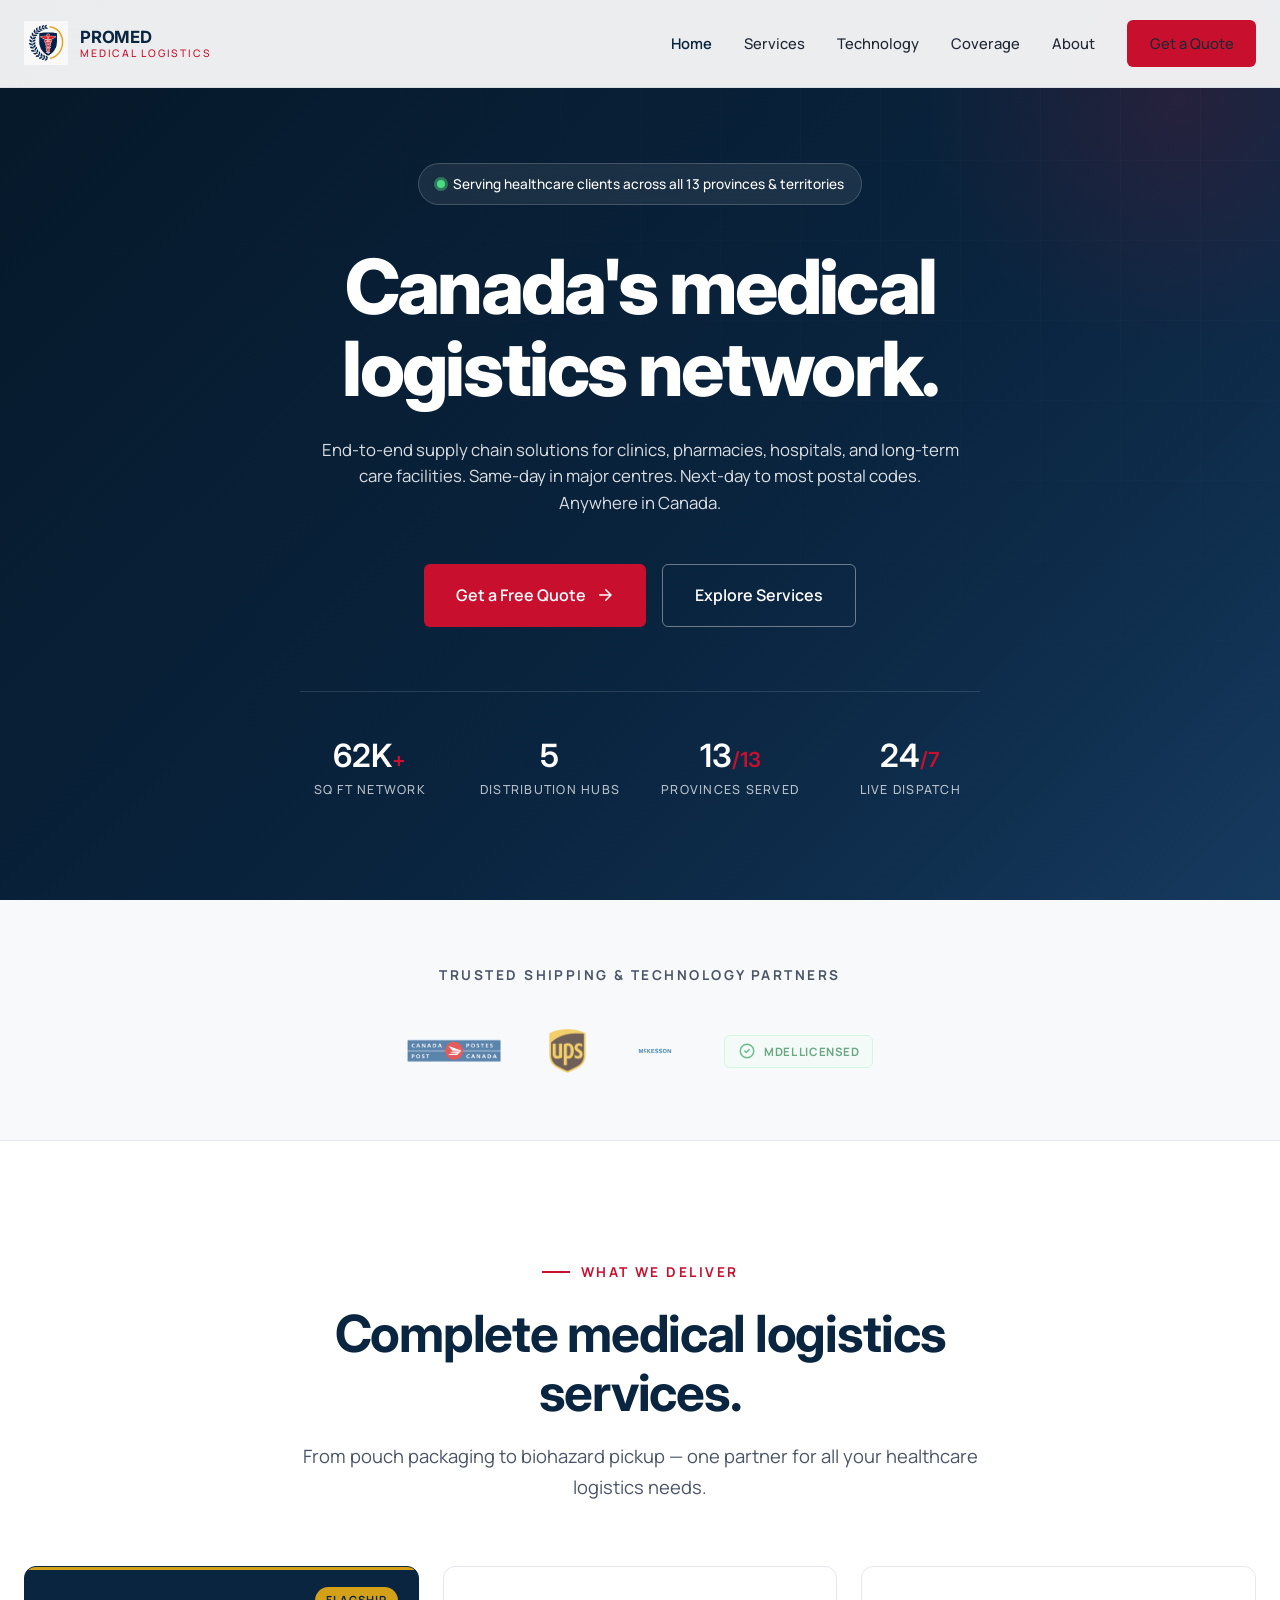
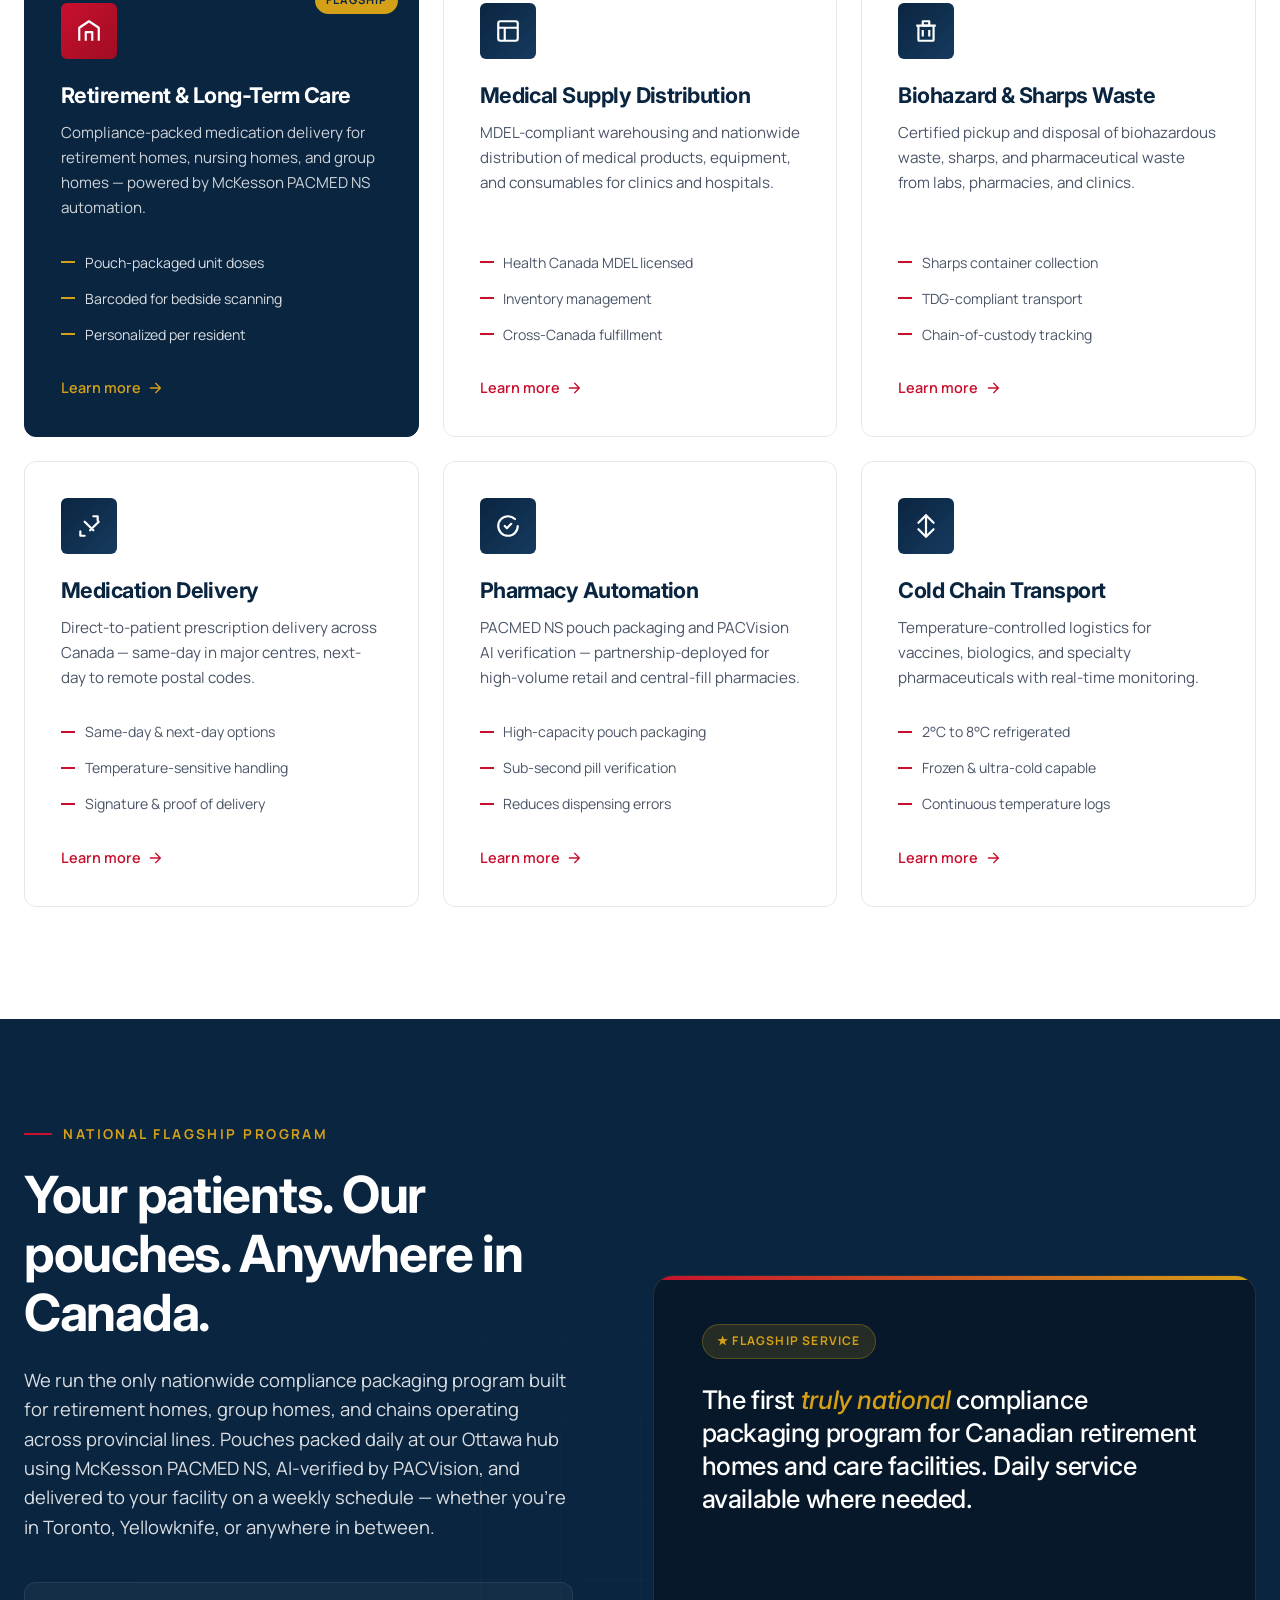
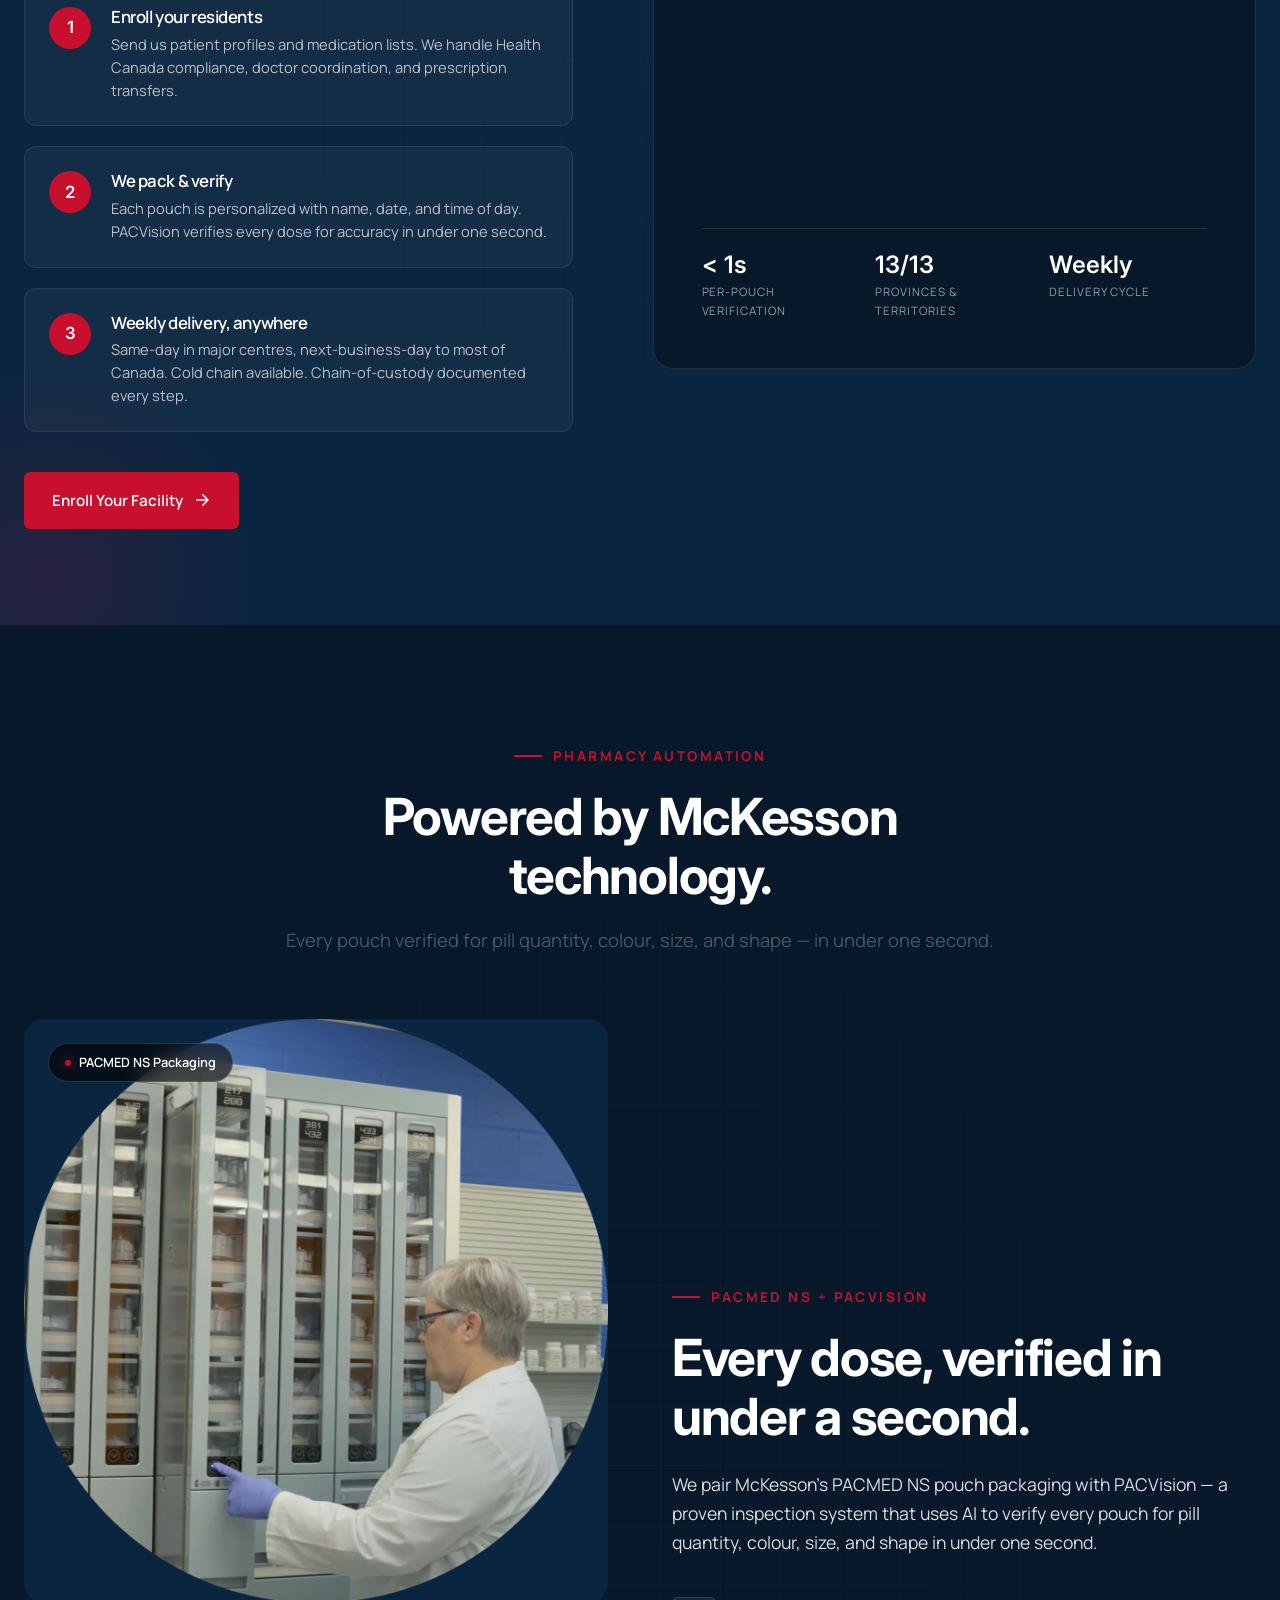
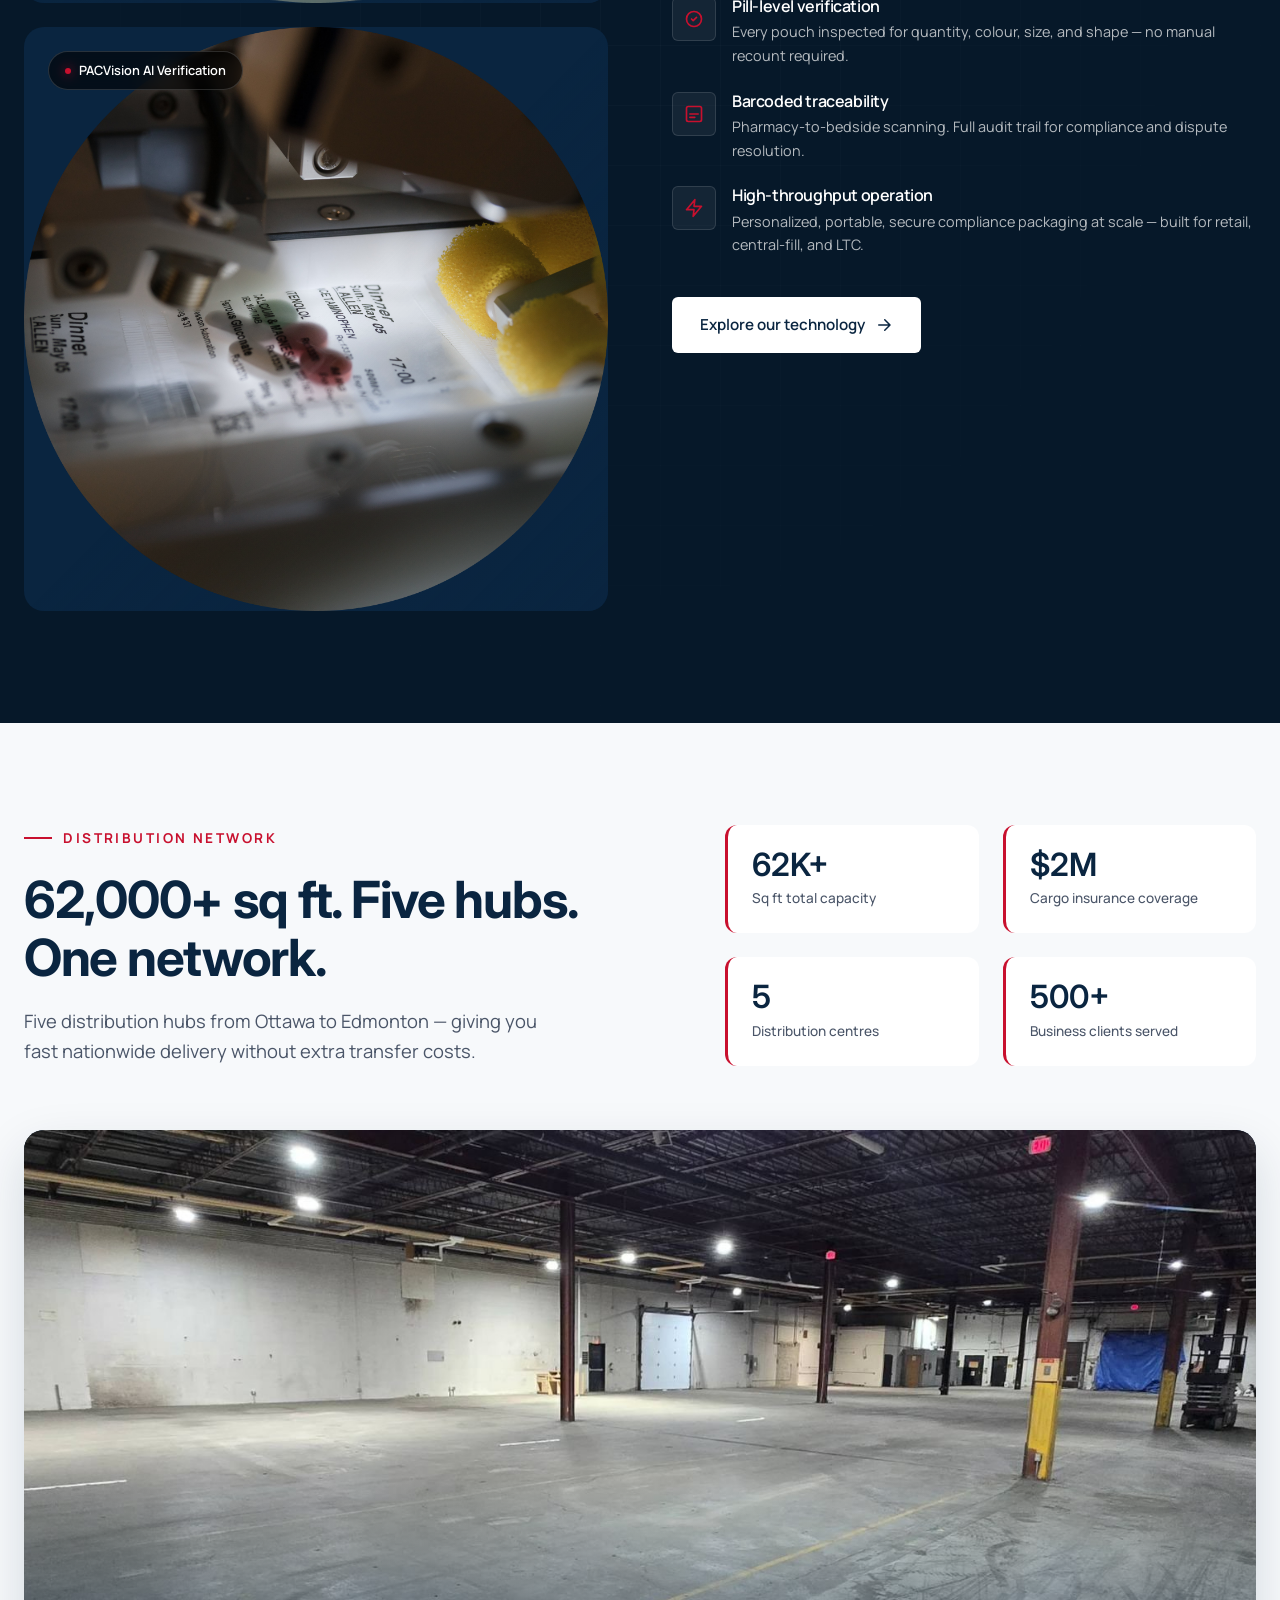
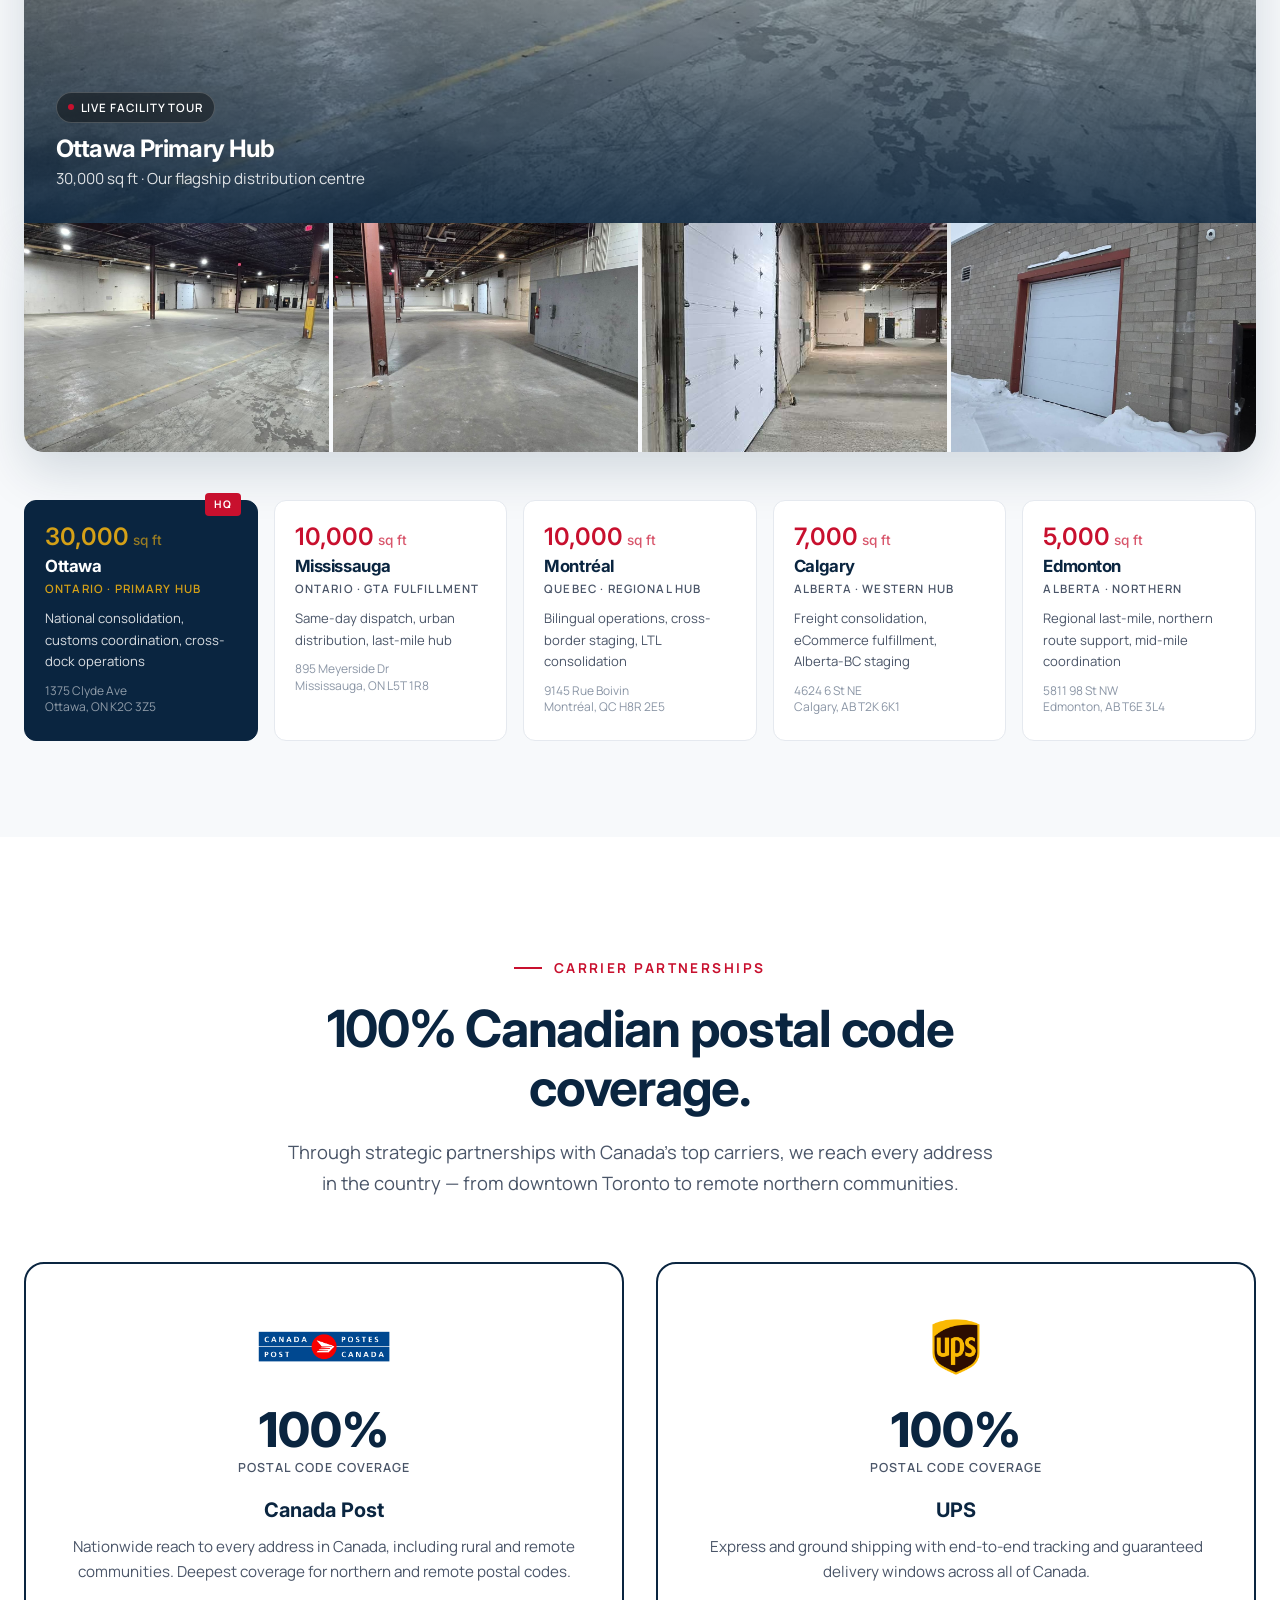
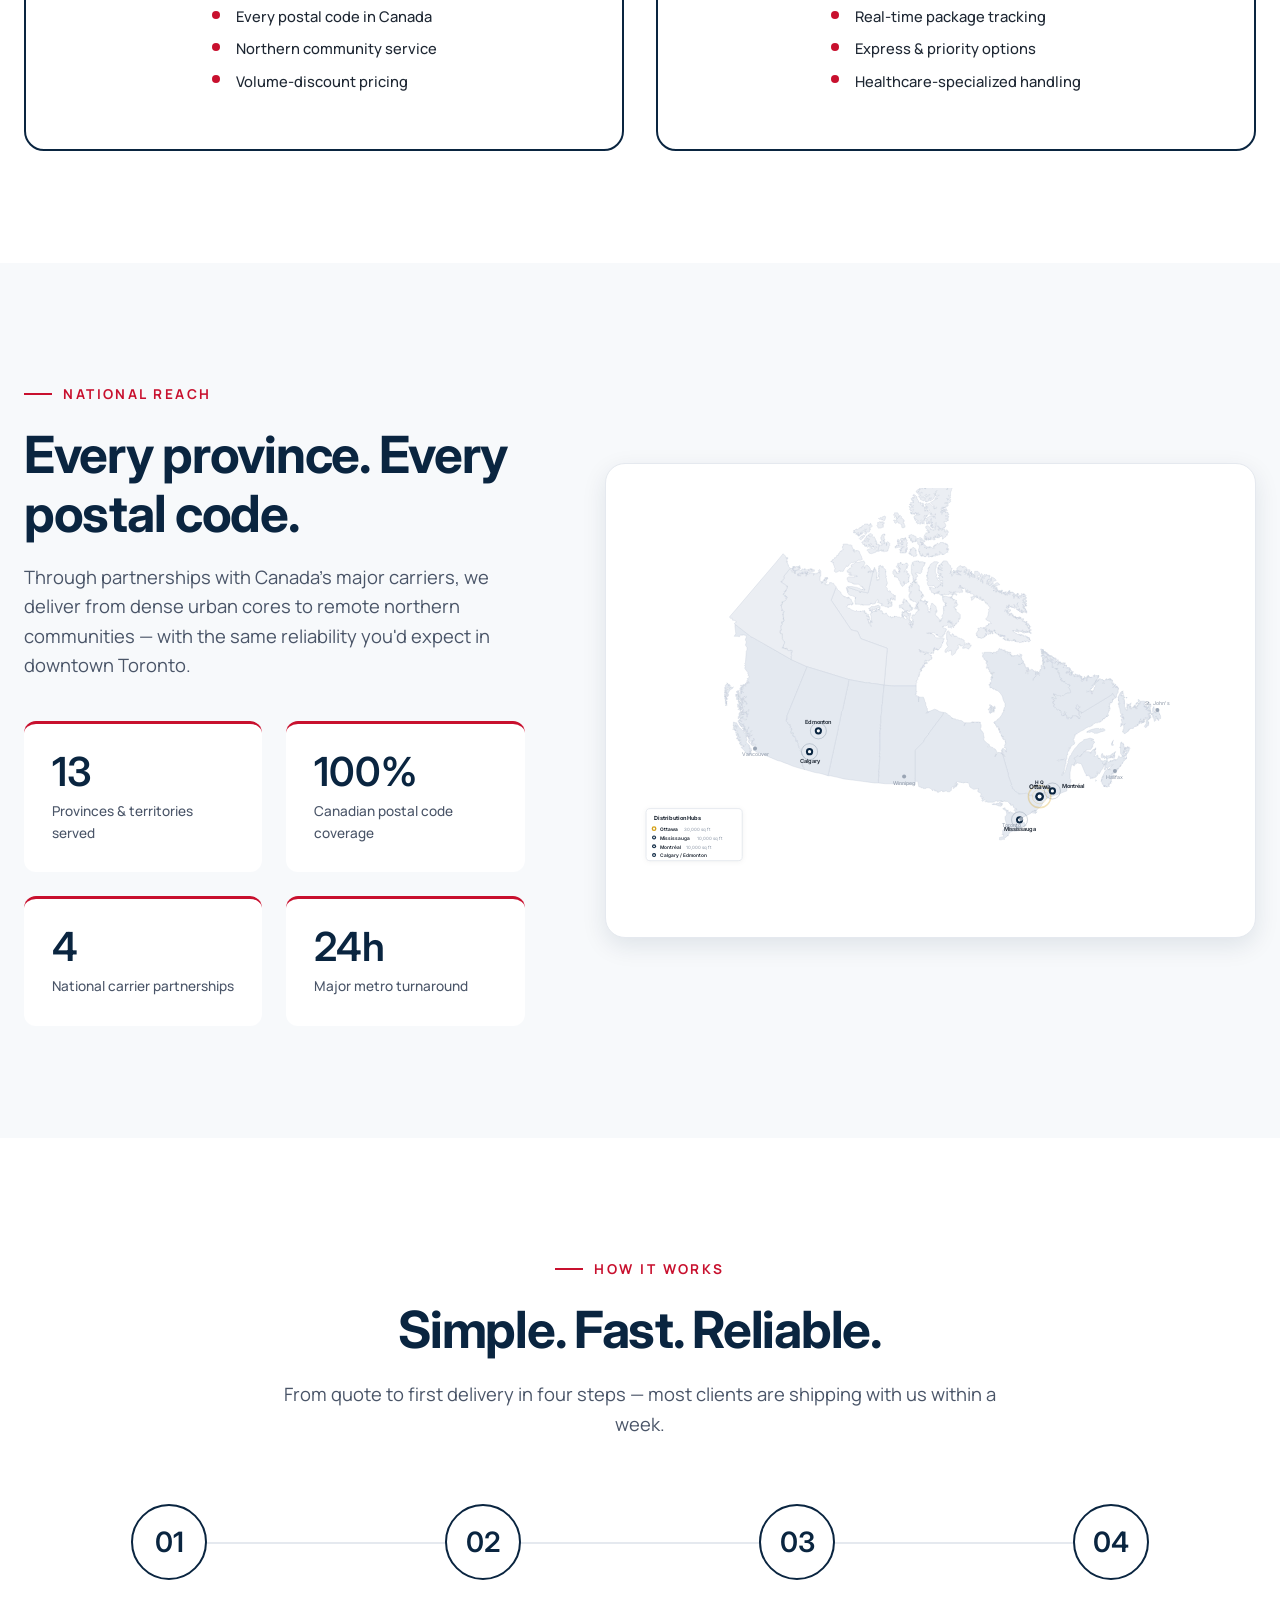
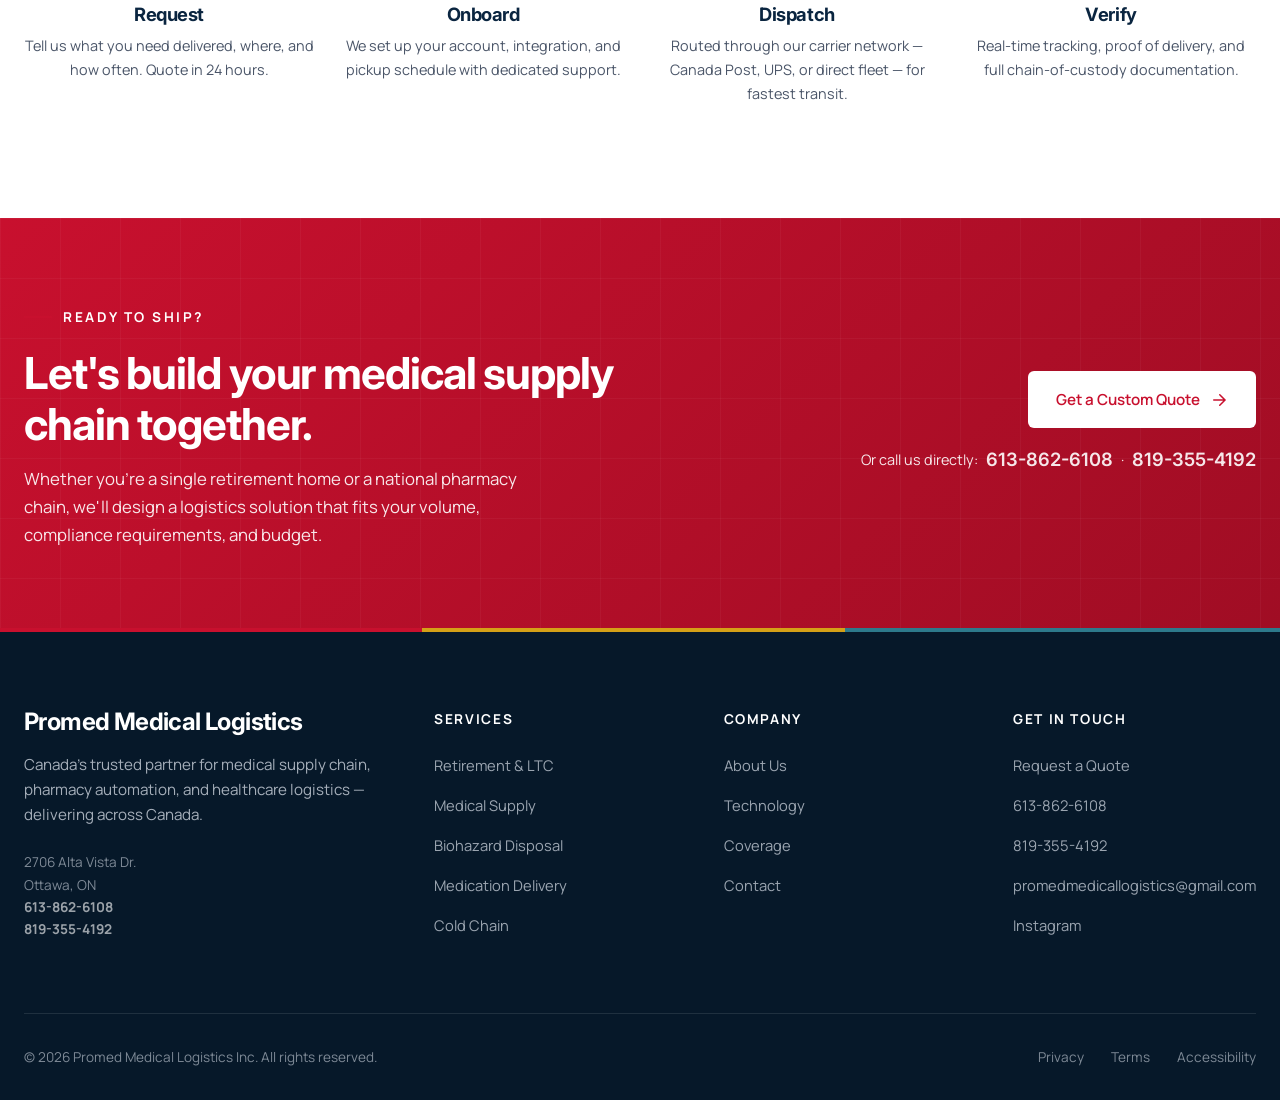
<file: index.html>
<!DOCTYPE html>
<html lang="en">
<head>
  <meta charset="UTF-8">
  <meta name="viewport" content="width=device-width, initial-scale=1.0">
  <title>Promed Medical Logistics — Canada's Medical Supply Chain Partner</title>
  <meta name="description" content="Nationwide medical logistics across Canada. Medication delivery, MDEL-compliant medical supplies, pharmacy automation, and biohazard waste services. Partnered with Canada Post & UPS.">

  <link rel="stylesheet" href="css/style.css">
  <link rel="stylesheet" href="css/home.css">
  <link rel="icon" type="image/svg+xml" href="data:image/svg+xml,%3Csvg xmlns='http://www.w3.org/2000/svg' viewBox='0 0 100 100'%3E%3Crect width='100' height='100' rx='15' fill='%230a2540'/%3E%3Cpath d='M50 22v56M30 50h40' stroke='%23c8102e' stroke-width='8' stroke-linecap='round'/%3E%3C/svg%3E">
</head>
<body>

  <!-- NAVIGATION -->
  <nav class="nav">
    <div class="container nav-inner">
      <a href="index.html" class="nav-logo">
        <div class="nav-logo-mark nav-logo-mark--img">
          <img src="images/promed-logo.png" alt="ProMed Medical Logistics" width="44" height="44" decoding="async">
        </div>
        <div class="nav-logo-text">
          <span class="brand">PROMED</span>
          <span class="sub">Medical Logistics</span>
        </div>
      </a>

      <div class="nav-menu" id="navMenu">
        <a href="index.html" class="active">Home</a>
        <a href="pages/services.html">Services</a>
        <a href="pages/technology.html">Technology</a>
        <a href="pages/coverage.html">Coverage</a>
        <a href="pages/about.html">About</a>
        <a href="pages/contact.html" class="nav-cta">Get a Quote</a>
      </div>

      <button class="nav-toggle" id="navToggle" aria-label="Menu">
        <span></span><span></span><span></span>
      </button>
    </div>
  </nav>

  <!-- HERO -->
  <section class="hero">
    <div class="hero-video-bg">
      <video autoplay muted loop playsinline>
        <source src="images/warehouse-tour.mp4" type="video/mp4">
      </video>
    </div>
    <div class="container hero-inner">
      <div class="hero-content">
        <div class="hero-badge">
          <span class="pulse"></span>
          <span>Serving healthcare clients across all 13 provinces &amp; territories</span>
        </div>

        <h1>Canada's medical<br>logistics network.</h1>

        <p class="hero-tagline">
          End-to-end supply chain solutions for clinics, pharmacies, hospitals, and long-term care facilities. Same-day in major centres. Next-day to most postal codes. Anywhere in Canada.
        </p>

        <div class="hero-ctas">
          <a href="pages/contact.html" class="btn btn-primary">
            Get a Free Quote
            <svg viewBox="0 0 24 24" fill="none" width="18" height="18"><path d="M5 12h14M13 5l7 7-7 7" stroke="currentColor" stroke-width="2" stroke-linecap="round" stroke-linejoin="round"/></svg>
          </a>
          <a href="pages/services.html" class="btn btn-ghost">Explore Services</a>
        </div>

        <div class="hero-stats">
          <div class="hero-stat">
            <div class="num">62K<span class="small">+</span></div>
            <div class="label">Sq ft network</div>
          </div>
          <div class="hero-stat">
            <div class="num">5</div>
            <div class="label">Distribution hubs</div>
          </div>
          <div class="hero-stat">
            <div class="num">13<span class="small">/13</span></div>
            <div class="label">Provinces served</div>
          </div>
          <div class="hero-stat">
            <div class="num">24<span class="small">/7</span></div>
            <div class="label">Live dispatch</div>
          </div>
        </div>
      </div>
    </div>
  </section>

  <!-- TRUST BAR -->
  <section class="trust-bar">
    <div class="container trust-inner">
      <div class="trust-label">Trusted shipping &amp; technology partners</div>
      <div class="trust-logos">
        <div class="partner-logo" title="Canada Post">
          <img src="images/logos/canada-post-logo.png" alt="Canada Post" style="height: 40px; width: auto;">
        </div>
        <div class="partner-logo" title="UPS">
          <img src="images/logos/ups-logo.png" alt="UPS" style="height: 44px; width: auto;">
        </div>
        <div class="partner-logo" title="McKesson">
          <img src="images/mckesson-logo.svg" alt="McKesson" style="height: 28px; width: auto;">
        </div>
        <div class="partner-logo mdel-badge" title="Health Canada MDEL Licensed">
          <div style="display: flex; align-items: center; gap: 0.5rem; background: #f0fdf4; border: 1px solid #bbf7d0; padding: 0.4rem 0.8rem; border-radius: 6px;">
            <svg viewBox="0 0 24 24" fill="none" width="18" height="18"><path d="M9 12l2 2 4-4M21 12c0 5-4 9-9 9s-9-4-9-9 4-9 9-9 9 4 9 9z" stroke="#16a34a" stroke-width="2" stroke-linecap="round"/></svg>
            <span style="font-size: 0.72rem; font-weight: 700; color: #15803d; letter-spacing: 0.05em;">MDEL LICENSED</span>
          </div>
        </div>
      </div>
    </div>
  </section>

  <!-- SERVICES -->
  <section class="services">
    <div class="container">
      <div class="section-header center">
        <span class="eyebrow">What we deliver</span>
        <h2>Complete medical logistics services.</h2>
        <p>From pouch packaging to biohazard pickup — one partner for all your healthcare logistics needs.</p>
      </div>

      <div class="services-grid">
        <!-- Service 1 -->
        <div class="service-card featured">
          <span class="feat-tag">Flagship</span>
          <div class="service-icon">
            <svg viewBox="0 0 24 24" fill="none"><path d="M3 21V9l9-6 9 6v12M9 21V13h6v8" stroke="currentColor" stroke-width="2" stroke-linejoin="round"/></svg>
          </div>
          <h3>Retirement & Long-Term Care</h3>
          <p>Compliance-packed medication delivery for retirement homes, nursing homes, and group homes — powered by McKesson PACMED NS automation.</p>
          <ul class="service-list">
            <li>Pouch-packaged unit doses</li>
            <li>Barcoded for bedside scanning</li>
            <li>Personalized per resident</li>
          </ul>
          <a href="pages/services.html#ltc" class="service-link">
            Learn more
            <svg viewBox="0 0 24 24" fill="none"><path d="M5 12h14M13 5l7 7-7 7" stroke="currentColor" stroke-width="2" stroke-linecap="round"/></svg>
          </a>
        </div>

        <!-- Service 2 -->
        <div class="service-card">
          <div class="service-icon">
            <svg viewBox="0 0 24 24" fill="none"><rect x="3" y="3" width="18" height="18" rx="2" stroke="currentColor" stroke-width="2"/><path d="M3 9h18M9 21V9" stroke="currentColor" stroke-width="2"/></svg>
          </div>
          <h3>Medical Supply Distribution</h3>
          <p>MDEL-compliant warehousing and nationwide distribution of medical products, equipment, and consumables for clinics and hospitals.</p>
          <ul class="service-list">
            <li>Health Canada MDEL licensed</li>
            <li>Inventory management</li>
            <li>Cross-Canada fulfillment</li>
          </ul>
          <a href="pages/services.html#supply" class="service-link">
            Learn more
            <svg viewBox="0 0 24 24" fill="none"><path d="M5 12h14M13 5l7 7-7 7" stroke="currentColor" stroke-width="2" stroke-linecap="round"/></svg>
          </a>
        </div>

        <!-- Service 3 -->
        <div class="service-card">
          <div class="service-icon">
            <svg viewBox="0 0 24 24" fill="none"><path d="M3 7h18M5 7v13a1 1 0 001 1h12a1 1 0 001-1V7" stroke="currentColor" stroke-width="2" stroke-linejoin="round"/><path d="M9 11v6M15 11v6M9 3h6v4H9z" stroke="currentColor" stroke-width="2" stroke-linejoin="round"/></svg>
          </div>
          <h3>Biohazard & Sharps Waste</h3>
          <p>Certified pickup and disposal of biohazardous waste, sharps, and pharmaceutical waste from labs, pharmacies, and clinics.</p>
          <ul class="service-list">
            <li>Sharps container collection</li>
            <li>TDG-compliant transport</li>
            <li>Chain-of-custody tracking</li>
          </ul>
          <a href="pages/services.html#biohazard" class="service-link">
            Learn more
            <svg viewBox="0 0 24 24" fill="none"><path d="M5 12h14M13 5l7 7-7 7" stroke="currentColor" stroke-width="2" stroke-linecap="round"/></svg>
          </a>
        </div>

        <!-- Service 4 -->
        <div class="service-card">
          <div class="service-icon">
            <svg viewBox="0 0 24 24" fill="none"><path d="M16 3h4v4M8 21H4v-4M21 8L13 16M8 8l8 8" stroke="currentColor" stroke-width="2" stroke-linecap="round" stroke-linejoin="round"/></svg>
          </div>
          <h3>Medication Delivery</h3>
          <p>Direct-to-patient prescription delivery across Canada — same-day in major centres, next-day to remote postal codes.</p>
          <ul class="service-list">
            <li>Same-day & next-day options</li>
            <li>Temperature-sensitive handling</li>
            <li>Signature & proof of delivery</li>
          </ul>
          <a href="pages/services.html#medication" class="service-link">
            Learn more
            <svg viewBox="0 0 24 24" fill="none"><path d="M5 12h14M13 5l7 7-7 7" stroke="currentColor" stroke-width="2" stroke-linecap="round"/></svg>
          </a>
        </div>

        <!-- Service 5 -->
        <div class="service-card">
          <div class="service-icon">
            <svg viewBox="0 0 24 24" fill="none"><path d="M9 12l2 2 4-4M21 12c0 5-4 9-9 9s-9-4-9-9 4-9 9-9c2.5 0 4.75 1 6.4 2.6" stroke="currentColor" stroke-width="2" stroke-linecap="round" stroke-linejoin="round"/></svg>
          </div>
          <h3>Pharmacy Automation</h3>
          <p>PACMED NS pouch packaging and PACVision AI verification — partnership-deployed for high-volume retail and central-fill pharmacies.</p>
          <ul class="service-list">
            <li>High-capacity pouch packaging</li>
            <li>Sub-second pill verification</li>
            <li>Reduces dispensing errors</li>
          </ul>
          <a href="pages/technology.html" class="service-link">
            Learn more
            <svg viewBox="0 0 24 24" fill="none"><path d="M5 12h14M13 5l7 7-7 7" stroke="currentColor" stroke-width="2" stroke-linecap="round"/></svg>
          </a>
        </div>

        <!-- Service 6 -->
        <div class="service-card">
          <div class="service-icon">
            <svg viewBox="0 0 24 24" fill="none"><path d="M12 2v20M5 9l7-7 7 7M5 15l7 7 7-7" stroke="currentColor" stroke-width="2" stroke-linecap="round" stroke-linejoin="round"/></svg>
          </div>
          <h3>Cold Chain Transport</h3>
          <p>Temperature-controlled logistics for vaccines, biologics, and specialty pharmaceuticals with real-time monitoring.</p>
          <ul class="service-list">
            <li>2°C to 8°C refrigerated</li>
            <li>Frozen & ultra-cold capable</li>
            <li>Continuous temperature logs</li>
          </ul>
          <a href="pages/services.html#cold-chain" class="service-link">
            Learn more
            <svg viewBox="0 0 24 24" fill="none"><path d="M5 12h14M13 5l7 7-7 7" stroke="currentColor" stroke-width="2" stroke-linecap="round"/></svg>
          </a>
        </div>
      </div>
    </div>
  </section>

  <!-- NATIONAL COMPLIANCE PROGRAM -->
  <section class="program">
    <div class="container">
      <div class="program-grid">
        <div class="program-content">
          <span class="eyebrow">National flagship program</span>
          <h2>Your patients. Our pouches. Anywhere in Canada.</h2>
          <p>
            We run the only nationwide compliance packaging program built for retirement homes, group homes, and chains operating across provincial lines. Pouches packed daily at our Ottawa hub using McKesson PACMED NS, AI-verified by PACVision, and delivered to your facility on a weekly schedule — whether you're in Toronto, Yellowknife, or anywhere in between.
          </p>

          <div class="program-steps">
            <div class="program-step">
              <div class="program-step-num">1</div>
              <div>
                <h4>Enroll your residents</h4>
                <p>Send us patient profiles and medication lists. We handle Health Canada compliance, doctor coordination, and prescription transfers.</p>
              </div>
            </div>
            <div class="program-step">
              <div class="program-step-num">2</div>
              <div>
                <h4>We pack & verify</h4>
                <p>Each pouch is personalized with name, date, and time of day. PACVision verifies every dose for accuracy in under one second.</p>
              </div>
            </div>
            <div class="program-step">
              <div class="program-step-num">3</div>
              <div>
                <h4>Weekly delivery, anywhere</h4>
                <p>Same-day in major centres, next-business-day to most of Canada. Cold chain available. Chain-of-custody documented every step.</p>
              </div>
            </div>
          </div>

          <a href="pages/contact.html" class="btn btn-primary">
            Enroll Your Facility
            <svg viewBox="0 0 24 24" fill="none" width="18" height="18"><path d="M5 12h14M13 5l7 7-7 7" stroke="currentColor" stroke-width="2" stroke-linecap="round" stroke-linejoin="round"/></svg>
          </a>
        </div>

        <div class="program-pitch">
          <div class="program-pitch-top">
            <span class="badge">★ Flagship Service</span>
            <p class="program-pitch-quote">
              The first <span class="accent">truly national</span> compliance packaging program for Canadian retirement homes and care facilities. Daily service available where needed.
            </p>
          </div>

          <div class="program-pitch-meta">
            <div class="pitch-stat">
              <div class="num">&lt; 1s</div>
              <div class="label">Per-pouch verification</div>
            </div>
            <div class="pitch-stat">
              <div class="num">13/13</div>
              <div class="label">Provinces &amp; territories</div>
            </div>
            <div class="pitch-stat">
              <div class="num">Weekly</div>
              <div class="label">Delivery cycle</div>
            </div>
          </div>
        </div>
      </div>
    </div>
  </section>

  <!-- TECHNOLOGY SHOWCASE -->
  <section class="tech">
    <div class="container">
      <div class="section-header center">
        <span class="eyebrow">Pharmacy automation</span>
        <h2>Powered by McKesson technology.</h2>
        <p>Every pouch verified for pill quantity, colour, size, and shape — in under one second.</p>
      </div>

      <div class="tech-grid">
        <div class="tech-image">
          <img src="images/pacmed-machine.png" alt="PACMED NS pouch packaging machine in operation">
          <div class="ai-badge">
            <span>PACMED NS Packaging</span>
          </div>
        </div>
        <div class="tech-image">
          <img src="images/pacvision-machine.png" alt="PACVision AI pouch verification system" style="object-position: center;">
          <div class="ai-badge">
            <span>PACVision AI Verification</span>
          </div>
        </div>

        <div class="tech-content">
          <span class="eyebrow">PACMED NS + PACVision</span>
          <h2>Every dose, verified in under a second.</h2>
          <p>
            We pair McKesson's PACMED NS pouch packaging with PACVision — a proven inspection system that uses AI to verify every pouch for pill quantity, colour, size, and shape in under one second.
          </p>

          <div class="tech-features">
            <div class="tech-feature">
              <div class="tech-feature-icon">
                <svg viewBox="0 0 24 24" fill="none"><path d="M9 12l2 2 4-4M21 12c0 5-4 9-9 9s-9-4-9-9 4-9 9-9 9 4 9 9z" stroke="currentColor" stroke-width="2" stroke-linecap="round" stroke-linejoin="round"/></svg>
              </div>
              <div>
                <h4>Pill-level verification</h4>
                <p>Every pouch inspected for quantity, colour, size, and shape — no manual recount required.</p>
              </div>
            </div>

            <div class="tech-feature">
              <div class="tech-feature-icon">
                <svg viewBox="0 0 24 24" fill="none"><rect x="3" y="3" width="18" height="18" rx="2" stroke="currentColor" stroke-width="2"/><path d="M7 12h10M7 16h6" stroke="currentColor" stroke-width="2" stroke-linecap="round"/></svg>
              </div>
              <div>
                <h4>Barcoded traceability</h4>
                <p>Pharmacy-to-bedside scanning. Full audit trail for compliance and dispute resolution.</p>
              </div>
            </div>

            <div class="tech-feature">
              <div class="tech-feature-icon">
                <svg viewBox="0 0 24 24" fill="none"><path d="M13 2L3 14h9l-1 8 10-12h-9l1-8z" stroke="currentColor" stroke-width="2" stroke-linecap="round" stroke-linejoin="round"/></svg>
              </div>
              <div>
                <h4>High-throughput operation</h4>
                <p>Personalized, portable, secure compliance packaging at scale — built for retail, central-fill, and LTC.</p>
              </div>
            </div>
          </div>

          <a href="pages/technology.html" class="tech-cta">
            Explore our technology
            <svg viewBox="0 0 24 24" fill="none" width="18" height="18"><path d="M5 12h14M13 5l7 7-7 7" stroke="currentColor" stroke-width="2" stroke-linecap="round" stroke-linejoin="round"/></svg>
          </a>
        </div>
      </div>
    </div>
  </section>

  <!-- NETWORK / WAREHOUSES -->
  <section class="network">
    <div class="container">
      <div class="network-header">
        <div>
          <span class="eyebrow">Distribution network</span>
          <h2>62,000+ sq ft. Five hubs. One network.</h2>
          <p style="font-size: 1.15rem; color: var(--gray-600); margin-top: 1.25rem; max-width: 540px; line-height: 1.6;">
            Five distribution hubs from Ottawa to Edmonton — giving you fast nationwide delivery without extra transfer costs.
          </p>
        </div>

        <div class="right-stats">
          <div class="network-stat">
            <div class="num">62K+</div>
            <div class="label">Sq ft total capacity</div>
          </div>
          <div class="network-stat">
            <div class="num">$2M</div>
            <div class="label">Cargo insurance coverage</div>
          </div>
          <div class="network-stat">
            <div class="num">5</div>
            <div class="label">Distribution centres</div>
          </div>
          <div class="network-stat">
            <div class="num">500+</div>
            <div class="label">Business clients served</div>
          </div>
        </div>
      </div>

      <!-- Featured warehouse with video -->
      <div class="warehouse-showcase">
        <div class="warehouse-main">
          <video autoplay muted loop playsinline poster="images/warehouse-interior-1.png">
            <source src="images/warehouse-tour.mp4" type="video/mp4">
            <img src="images/warehouse-interior-1.png" alt="Ottawa warehouse interior">
          </video>
          <div class="overlay">
            <div class="overlay-content">
              <div class="overlay-tag">Live Facility Tour</div>
              <h3>Ottawa Primary Hub</h3>
              <p class="sqft">30,000 sq ft · Our flagship distribution centre</p>
            </div>
          </div>
        </div>

        <div class="warehouse-gallery">
          <div class="warehouse-thumb">
            <img src="images/warehouse-interior-1.png" alt="Warehouse interior — shelving and inventory">
          </div>
          <div class="warehouse-thumb">
            <img src="images/warehouse-interior-2.png" alt="Warehouse interior — packing stations">
          </div>
          <div class="warehouse-thumb">
            <img src="images/warehouse-dock-interior.png" alt="Warehouse loading dock">
          </div>
          <div class="warehouse-thumb">
            <img src="images/warehouse-exterior.png" alt="Warehouse exterior">
          </div>
        </div>
      </div>

      <!-- Hubs grid -->
      <div class="hubs-grid">
        <div class="hub-card primary">
          <span class="primary-badge">HQ</span>
          <div class="hub-sqft">30,000<span style="font-size: 0.85rem; opacity: 0.7; font-weight: 500;"> sq ft</span></div>
          <h4>Ottawa</h4>
          <div class="hub-prov">Ontario · Primary Hub</div>
          <div class="hub-tag">National consolidation, customs coordination, cross-dock operations</div>
          <div class="hub-addr">1375 Clyde Ave<br>Ottawa, ON K2C 3Z5</div>
        </div>

        <div class="hub-card">
          <div class="hub-sqft">10,000<span style="font-size: 0.85rem; opacity: 0.7; font-weight: 500;"> sq ft</span></div>
          <h4>Mississauga</h4>
          <div class="hub-prov">Ontario · GTA Fulfillment</div>
          <div class="hub-tag">Same-day dispatch, urban distribution, last-mile hub</div>
          <div class="hub-addr">895 Meyerside Dr<br>Mississauga, ON L5T 1R8</div>
        </div>

        <div class="hub-card">
          <div class="hub-sqft">10,000<span style="font-size: 0.85rem; opacity: 0.7; font-weight: 500;"> sq ft</span></div>
          <h4>Montréal</h4>
          <div class="hub-prov">Quebec · Regional Hub</div>
          <div class="hub-tag">Bilingual operations, cross-border staging, LTL consolidation</div>
          <div class="hub-addr">9145 Rue Boivin<br>Montréal, QC H8R 2E5</div>
        </div>

        <div class="hub-card">
          <div class="hub-sqft">7,000<span style="font-size: 0.85rem; opacity: 0.7; font-weight: 500;"> sq ft</span></div>
          <h4>Calgary</h4>
          <div class="hub-prov">Alberta · Western Hub</div>
          <div class="hub-tag">Freight consolidation, eCommerce fulfillment, Alberta-BC staging</div>
          <div class="hub-addr">4624 6 St NE<br>Calgary, AB T2K 6K1</div>
        </div>

        <div class="hub-card">
          <div class="hub-sqft">5,000<span style="font-size: 0.85rem; opacity: 0.7; font-weight: 500;"> sq ft</span></div>
          <h4>Edmonton</h4>
          <div class="hub-prov">Alberta · Northern</div>
          <div class="hub-tag">Regional last-mile, northern route support, mid-mile coordination</div>
          <div class="hub-addr">5811 98 St NW<br>Edmonton, AB T6E 3L4</div>
        </div>
      </div>
    </div>
  </section>

  <!-- CARRIER PARTNERS -->
  <section class="savings">
    <div class="container">
      <div class="section-header center">
        <span class="eyebrow">Carrier partnerships</span>
        <h2>100% Canadian postal code coverage.</h2>
        <p>Through strategic partnerships with Canada's top carriers, we reach every address in the country — from downtown Toronto to remote northern communities.</p>
      </div>

      <div class="carriers-duo">
        <div class="carrier-card-main">
          <div class="carrier-mark">
            <img src="images/logos/canada-post-logo.png" alt="Canada Post" style="height: 56px; width: auto; object-fit: contain;">
          </div>
          <div class="carrier-coverage">100%</div>
          <div class="carrier-coverage-label">Postal code coverage</div>
          <div class="carrier-name">Canada Post</div>
          <div class="carrier-desc">Nationwide reach to every address in Canada, including rural and remote communities. Deepest coverage for northern and remote postal codes.</div>
          <ul class="carrier-features">
            <li>Every postal code in Canada</li>
            <li>Northern community service</li>
            <li>Volume-discount pricing</li>
          </ul>
        </div>

        <div class="carrier-card-main">
          <div class="carrier-mark">
            <img src="images/logos/ups-logo.png" alt="UPS" style="height: 56px; width: auto; object-fit: contain;">
          </div>
          <div class="carrier-coverage">100%</div>
          <div class="carrier-coverage-label">Postal code coverage</div>
          <div class="carrier-name">UPS</div>
          <div class="carrier-desc">Express and ground shipping with end-to-end tracking and guaranteed delivery windows across all of Canada.</div>
          <ul class="carrier-features">
            <li>Real-time package tracking</li>
            <li>Express & priority options</li>
            <li>Healthcare-specialized handling</li>
          </ul>
        </div>
      </div>
    </div>
  </section>

  <!-- COVERAGE -->
  <section class="coverage">
    <div class="container">
      <div class="coverage-inner">
        <div class="coverage-content">
          <span class="eyebrow">National reach</span>
          <h2>Every province. Every postal code.</h2>
          <p style="font-size: 1.15rem; color: var(--gray-600); margin-top: 1.25rem; line-height: 1.6;">
            Through partnerships with Canada's major carriers, we deliver from dense urban cores to remote northern communities — with the same reliability you'd expect in downtown Toronto.
          </p>

          <div class="coverage-stats">
            <div class="coverage-stat">
              <div class="num">13</div>
              <div class="label">Provinces & territories served</div>
            </div>
            <div class="coverage-stat">
              <div class="num">100%</div>
              <div class="label">Canadian postal code coverage</div>
            </div>
            <div class="coverage-stat">
              <div class="num">4</div>
              <div class="label">National carrier partnerships</div>
            </div>
            <div class="coverage-stat">
              <div class="num">24h</div>
              <div class="label">Major metro turnaround</div>
            </div>
          </div>
        </div>

        <div class="coverage-map">
<svg viewBox="50 -120 750 520" xmlns="http://www.w3.org/2000/svg" style="width:100%;height:auto;">
<defs><style>.prov{fill:#e4e9f0;stroke:#c8d0dc;stroke-width:.5;stroke-linejoin:round;transition:fill .2s}.prov:hover{fill:#d4dbe8}.terr{fill:#ebeef3;stroke:#c8d0dc;stroke-width:.5;stroke-linejoin:round;transition:fill .2s}.terr:hover{fill:#d4dbe8}.ml{font-family:"Inter",-apple-system,system-ui,sans-serif;fill:#1e2733}.mg{font-family:"Inter",-apple-system,system-ui,sans-serif;fill:#8a95a5}</style></defs>
<path class="prov" d="M490,86L491,86L491,86L490,86L489,86L490,86Z M547,105L548,106L548,106L548,107L548,107L548,107L547,108L547,106L546,106L547,105L547,105Z M499,150L500,151L499,151L499,152L499,151L499,151L499,151L499,150L499,150L499,150Z M504,154L504,156L503,159L503,158L504,155L503,153L503,154L503,155L503,155L503,156L503,159L503,156L503,155L502,156L502,158L502,160L501,160L500,161L501,157L501,157L500,157L500,161L499,161L499,160L498,160L499,157L500,155L500,154L500,152L501,153L500,155L501,155L500,157L501,156L501,153L501,151L501,152L502,152L503,153L503,153L504,154L504,154L504,154Z M500,153L499,155L498,157L497,157L497,156L498,155L498,155L499,155L499,154L499,153L500,153L500,153Z M505,152L506,155L504,156L504,156L505,154L504,154L504,154L504,153L505,152L505,152L505,152Z M504,157L504,157L504,157L504,157L505,157L504,158L504,159L504,160L504,158L504,157Z M627,181L631,180L635,180L636,181L637,180L637,181L640,180L642,181L643,182L642,183L639,184L638,184L633,186L631,186L629,186L628,185L626,184L623,185L621,184L621,185L620,185L620,184L622,183L624,182L627,181Z M653,195L653,195L653,196L653,196L653,195L652,196L652,197L652,197L651,199L652,198L652,197L652,197L652,198L652,199L652,199L652,200L651,200L652,201L652,201L653,201L653,200L653,200L652,201L651,201L651,199L652,196L653,195Z M591,234L591,236L590,237L591,234L591,234L591,234Z M656,142L656,142L655,142L653,144L653,143L653,144L652,144L652,144L652,145L652,144L652,147L651,148L650,148L650,147L650,147L650,148L649,148L649,149L648,149L648,150L648,150L648,150L649,150L649,150L648,152L648,152L648,153L648,153L648,152L648,153L648,153L648,154L649,154L649,154L649,155L649,155L649,156L649,156L648,155L648,155L648,155L648,156L648,157L648,157L648,157L648,158L647,158L648,158L647,159L647,160L646,162L646,163L647,163L647,163L647,163L647,164L646,165L646,165L646,165L645,165L645,164L645,165L645,165L645,165L644,165L645,165L644,166L644,166L643,166L643,167L643,167L642,167L642,167L642,168L641,168L641,167L641,168L640,168L640,169L639,169L640,169L639,170L637,172L636,172L637,171L637,171L636,172L635,172L633,173L631,173L631,173L629,174L629,174L629,174L628,175L627,175L626,176L627,176L626,177L625,177L625,177L624,178L622,178L620,179L618,180L616,182L615,182L614,183L613,183L610,185L609,185L608,186L608,186L608,187L607,187L607,187L606,187L605,188L606,188L606,188L606,188L605,188L605,189L605,190L604,192L604,192L604,193L604,193L603,194L604,195L604,195L604,196L604,196L605,198L604,200L603,200L602,201L601,202L600,202L600,203L599,204L600,204L600,204L599,205L599,206L598,206L599,205L598,204L598,205L597,206L598,207L597,208L598,208L597,208L596,210L596,210L596,211L596,213L595,213L595,215L595,216L595,218L594,219L593,219L592,218L590,219L588,219L586,219L585,219L584,219L583,220L584,220L585,220L585,220L585,221L586,220L588,219L589,219L590,219L592,219L593,220L594,219L594,224L593,225L593,226L593,227L592,229L592,231L592,233L590,235L589,237L589,239L590,237L591,237L593,234L594,231L594,229L595,228L595,227L595,226L597,222L596,221L597,220L597,219L599,214L600,214L601,212L601,211L603,208L603,208L605,205L608,202L610,199L613,197L616,195L616,194L621,193L624,192L627,193L629,194L627,194L625,195L626,195L626,195L627,195L627,195L627,195L627,195L629,196L629,196L629,197L630,197L629,198L629,198L627,201L627,201L628,202L626,203L627,203L625,206L624,207L623,206L621,207L620,206L620,206L619,208L618,208L618,208L618,209L616,209L616,210L615,211L614,212L614,213L613,213L613,214L612,214L612,215L610,215L609,214L606,216L606,216L604,217L606,220L606,221L605,223L603,226L602,225L601,225L599,235L599,236L599,238L599,239L599,241L599,242L599,243L599,243L600,244L600,244L600,244L600,246L600,247L599,248L599,250L600,251L598,251L598,251L599,252L599,253L599,253L598,252L597,253L597,254L595,254L595,255L594,255L595,255L595,256L595,257L595,258L592,259L587,261L582,263L581,263L576,265L570,267L572,266L572,265L573,264L571,263L571,260L569,260L567,260L563,263L560,266L558,265L557,265L556,266L554,266L553,265L553,264L552,264L551,263L550,263L551,264L550,264L548,264L547,263L547,262L545,261L544,261L535,262L535,261L533,260L530,258L529,256L527,255L527,253L525,251L526,250L522,239L522,237L515,213L517,214L517,215L518,215L517,214L517,213L515,213L515,210L514,207L514,207L514,206L515,205L516,205L515,206L516,206L517,206L517,206L519,208L519,209L520,209L519,209L519,208L519,207L519,207L519,206L520,206L519,205L519,204L517,204L517,204L517,203L518,202L517,201L518,200L518,200L518,199L518,199L518,199L519,199L519,198L518,197L519,197L519,197L518,197L518,196L518,195L518,195L518,195L518,194L516,194L516,194L516,193L516,193L516,193L516,193L515,193L515,192L515,192L515,192L516,192L515,191L515,191L516,190L514,191L514,190L514,190L515,190L514,190L514,189L513,189L514,189L513,189L513,188L513,188L513,187L513,187L513,187L513,187L513,187L513,187L512,186L512,185L511,185L511,185L511,185L511,184L511,184L512,184L512,184L511,184L512,184L511,183L511,183L511,183L511,183L511,182L510,182L511,182L510,182L511,181L510,181L511,181L510,181L511,181L510,181L510,180L510,180L510,180L509,180L510,180L510,180L510,179L510,179L510,179L510,179L510,179L510,179L509,178L508,179L509,178L509,178L509,178L509,178L509,178L509,178L509,177L508,178L507,178L508,177L507,177L507,177L507,176L506,176L506,176L506,176L506,175L506,175L506,175L505,174L505,174L505,174L505,174L505,173L505,174L505,173L504,173L504,173L504,173L504,173L504,172L504,172L506,171L508,170L508,169L511,167L514,163L514,162L516,159L517,157L516,158L517,154L517,154L518,153L518,151L518,150L518,149L516,145L515,142L515,141L514,139L512,136L512,136L509,133L506,132L507,132L505,131L503,131L503,130L502,130L502,130L501,129L500,129L500,129L501,129L500,129L500,129L499,129L499,128L499,128L499,128L499,127L499,127L499,127L498,126L498,125L498,125L499,126L499,125L499,125L499,125L499,125L500,124L499,125L499,124L499,124L500,124L499,123L500,123L500,123L500,123L500,122L500,122L501,121L501,120L501,120L501,120L501,120L501,119L501,119L500,119L500,119L500,118L501,118L501,117L500,116L500,116L500,116L501,116L501,116L502,116L502,117L503,117L502,117L502,116L501,116L502,116L501,115L502,115L502,115L502,114L502,113L501,113L502,113L502,112L502,112L502,112L502,112L502,111L503,111L503,111L504,110L504,111L504,110L504,110L503,110L502,110L502,111L501,111L502,112L501,112L501,112L501,112L500,112L500,111L501,111L500,111L500,110L499,110L499,110L499,110L499,109L498,109L498,108L499,107L499,107L499,107L499,107L498,107L497,106L498,105L497,105L498,104L496,105L496,105L496,105L496,104L495,105L494,104L495,103L496,102L495,101L496,100L495,100L495,100L494,98L495,98L495,97L496,97L496,97L495,97L495,96L496,96L495,96L495,96L494,96L494,95L493,95L493,95L492,94L492,94L492,93L491,92L490,91L490,89L490,88L492,87L492,85L493,85L493,85L495,85L495,85L500,85L500,86L501,85L502,86L503,86L502,87L502,87L502,87L503,85L504,85L505,85L505,85L505,85L506,85L507,86L508,86L507,85L507,84L509,84L509,83L510,82L510,81L511,80L512,81L513,81L514,81L514,82L515,82L516,82L516,83L517,82L517,82L517,82L518,82L518,82L518,83L518,83L518,83L518,84L518,84L518,84L518,85L518,85L518,85L519,85L518,84L518,84L521,84L521,84L521,85L521,85L521,85L522,85L522,85L522,86L521,86L521,87L522,87L522,87L523,86L523,85L522,85L524,85L525,85L525,86L524,87L524,87L524,87L524,87L524,88L526,87L525,88L524,88L525,88L525,88L525,88L525,89L526,89L526,90L526,89L527,90L527,90L527,89L527,89L528,90L528,90L528,89L529,90L529,89L530,89L530,89L530,89L531,89L531,89L531,89L531,89L532,89L532,89L532,89L532,89L532,89L533,89L533,89L533,89L533,88L533,88L533,88L534,88L534,88L534,88L534,88L534,88L535,89L535,89L535,89L535,90L535,90L535,90L536,90L536,89L536,90L537,89L537,89L537,89L537,88L537,88L536,87L537,87L537,87L538,88L539,88L539,88L539,89L538,91L538,91L538,92L539,92L538,93L539,93L539,94L539,94L539,94L539,95L540,95L540,96L541,96L541,97L541,97L540,97L540,98L541,98L540,98L538,99L538,99L537,100L534,100L537,100L538,99L539,99L541,98L541,99L541,99L542,99L542,100L543,100L542,101L543,101L543,102L543,102L543,103L543,103L543,103L544,103L544,104L544,104L544,105L544,105L545,104L546,104L546,104L546,104L546,104L547,104L547,105L546,105L546,105L546,105L546,105L546,105L545,106L546,106L546,106L546,106L547,106L547,107L546,107L547,108L547,109L547,109L546,110L546,109L546,109L546,108L546,109L545,108L545,108L545,108L544,108L545,108L545,109L545,109L546,110L545,110L545,110L543,111L545,111L545,111L546,111L546,111L546,112L547,112L547,111L547,111L547,110L547,110L548,108L549,107L550,107L551,106L553,107L553,107L554,108L554,108L554,109L555,109L555,109L555,109L556,110L556,112L556,113L556,115L554,117L553,118L553,120L554,117L557,114L557,114L556,113L556,112L556,110L556,109L556,109L556,109L556,108L556,108L557,109L557,109L557,110L558,110L558,111L558,113L558,113L558,113L558,112L558,111L558,110L558,110L558,109L558,109L559,109L559,109L559,110L559,110L559,110L560,110L560,111L560,112L560,113L561,114L560,113L561,112L560,112L560,110L561,109L561,108L562,108L562,108L562,107L562,107L562,106L562,106L562,107L563,107L563,106L564,105L563,105L563,105L563,104L563,104L563,104L563,103L563,103L563,103L563,102L563,102L563,101L565,102L566,102L566,102L566,102L567,103L567,104L567,105L567,105L567,106L567,105L568,105L568,104L567,104L567,103L567,103L567,103L566,102L566,102L566,102L565,101L565,101L565,100L565,100L566,100L565,100L565,99L565,98L566,99L566,98L565,98L566,98L565,98L566,97L567,98L566,97L568,97L566,97L566,97L565,97L565,96L565,96L564,96L565,95L565,96L565,95L566,95L565,95L565,94L566,94L565,94L565,93L565,93L565,93L565,93L564,93L566,92L567,93L568,92L566,92L565,92L563,90L563,90L563,90L563,89L563,89L563,89L565,89L566,89L564,89L564,88L564,88L564,88L564,88L564,87L564,87L564,87L564,87L564,87L563,86L564,86L564,86L563,86L564,85L563,85L564,84L564,84L563,84L563,83L563,82L564,82L565,82L564,84L564,84L564,84L565,84L566,84L565,85L565,85L565,86L564,86L565,86L566,86L566,87L566,87L566,87L566,88L567,89L568,91L569,91L569,90L570,90L570,91L570,91L570,91L570,92L570,92L571,92L571,93L571,93L571,94L572,94L573,94L572,95L571,95L570,95L570,95L570,96L570,96L570,97L571,97L571,96L572,96L574,95L574,96L574,96L575,96L575,95L576,95L576,94L577,94L578,94L578,95L576,97L576,98L576,98L577,98L577,97L578,98L577,100L577,101L577,103L577,104L578,103L579,104L581,106L581,105L581,105L581,105L582,105L582,106L582,105L583,106L583,105L583,105L584,105L583,106L583,107L584,108L585,108L584,109L584,110L585,111L585,110L585,110L585,111L586,111L585,112L586,113L586,113L586,114L586,114L586,115L586,115L586,116L588,117L588,118L589,118L588,118L587,119L588,119L588,120L588,120L589,120L589,120L590,120L589,121L590,122L591,121L591,121L591,122L593,121L592,122L593,123L595,124L596,125L597,125L598,125L598,126L599,126L599,127L597,129L598,130L599,131L600,135L598,136L595,136L595,136L594,137L593,137L591,139L589,139L588,140L586,139L586,139L585,139L585,139L583,139L580,137L579,138L579,137L578,137L578,137L580,138L579,139L580,139L581,140L581,141L581,141L582,142L582,143L582,143L582,143L580,143L579,142L577,142L577,141L576,142L576,142L577,143L578,144L578,144L579,144L579,145L580,145L579,146L579,147L578,147L577,147L578,148L578,149L578,149L579,149L579,150L580,150L579,151L579,153L579,153L580,154L581,154L582,155L583,157L585,156L586,157L586,157L586,158L587,157L587,158L588,159L588,160L589,161L588,162L589,163L589,164L590,164L591,164L591,163L591,164L592,163L591,161L592,160L592,159L593,159L594,160L593,161L594,162L593,162L594,163L595,164L594,164L595,165L595,166L595,167L596,168L597,168L597,167L596,166L596,166L598,166L598,166L599,167L600,167L601,167L600,167L601,166L602,166L602,165L602,164L604,164L607,164L607,165L609,165L609,166L609,167L609,167L610,167L611,168L611,166L612,165L611,164L611,164L610,163L610,163L610,162L610,161L610,161L610,159L609,158L608,157L608,156L607,156L607,155L606,155L606,154L607,153L607,153L607,152L607,152L607,151L608,150L608,150L608,150L609,151L610,153L612,153L612,153L610,155L609,156L609,157L609,158L610,157L610,157L610,158L610,158L610,158L611,159L613,159L614,160L613,160L613,161L651,138L652,136L656,142Z"/>
<path class="prov" d="M649,118L650,118L650,118L650,118L650,119L650,119L649,119L649,118Z M670,141L670,142L669,142L669,141L669,142L670,141L670,141Z M685,144L686,145L685,147L685,147L684,146L684,146L684,145L684,145L685,145L684,144L685,144Z M683,147L683,148L682,149L683,149L682,150L682,149L681,150L681,149L682,149L682,149L682,149L682,148L683,148L683,147L683,147Z M699,156L699,155L699,156L699,156L699,156L699,157L698,158L696,158L696,157L697,157L698,157L698,157L699,156Z M688,171L688,172L689,172L688,172L687,172L688,171Z M699,163L700,166L699,167L699,165L699,165L699,165L699,164L699,164L699,163L699,163Z M564,82L563,82L563,82L562,81L563,81L564,81L565,82L565,81L565,81L565,81L565,82L566,82L564,82Z M565,82L566,83L565,83L564,84L565,83L566,83L565,84L566,83L566,83L566,83L566,84L566,84L566,85L565,86L566,85L567,84L567,84L567,84L567,84L567,84L567,85L566,85L567,85L567,85L567,86L568,86L568,85L568,84L567,85L567,84L568,84L568,84L568,85L569,85L568,86L569,85L569,86L569,87L569,87L570,87L571,87L571,87L571,87L571,87L571,89L571,88L571,87L572,87L572,89L572,88L573,88L573,89L572,89L572,90L573,89L574,89L574,89L574,91L574,90L574,89L575,89L575,90L575,90L575,90L576,89L576,90L576,90L576,90L576,90L577,90L577,91L576,91L575,92L574,93L574,93L575,93L575,93L575,94L575,93L577,92L577,91L578,91L578,91L578,91L578,91L578,92L579,91L579,92L579,92L579,92L579,93L579,92L579,93L580,93L580,92L580,92L580,92L581,92L581,92L581,93L581,94L582,93L582,94L582,94L582,94L581,96L580,97L580,97L580,97L581,97L580,99L581,97L582,96L582,97L582,96L582,96L583,95L583,95L583,95L584,94L584,94L584,95L585,96L585,96L584,97L584,98L584,97L585,97L586,97L586,97L586,98L584,99L584,99L584,99L583,100L584,100L584,100L583,101L584,101L584,100L585,98L585,99L586,98L586,98L586,97L586,98L586,97L587,97L587,98L587,98L587,98L587,97L587,98L588,98L588,98L588,98L588,98L588,99L587,99L587,100L588,99L588,99L589,100L588,99L589,99L589,99L589,99L589,98L590,99L590,99L590,100L591,100L592,100L592,100L592,100L593,100L592,101L592,102L591,103L591,104L590,104L591,104L592,103L594,103L595,103L594,103L594,103L595,104L594,105L595,105L595,105L596,104L596,105L596,104L596,104L596,104L598,104L598,104L598,104L599,105L599,105L599,105L599,105L598,105L598,107L598,108L597,109L598,109L598,109L599,109L599,109L598,109L599,109L599,110L598,110L598,110L597,110L594,111L595,109L596,109L594,110L594,111L594,111L598,110L597,111L598,111L599,110L600,110L600,111L600,111L598,112L598,112L599,112L598,113L599,112L599,112L600,112L600,112L600,112L602,112L600,113L601,113L601,113L601,113L601,113L600,113L599,114L600,114L602,113L602,113L603,112L604,113L604,113L604,113L604,113L604,114L605,114L604,115L604,114L605,115L605,115L604,115L605,115L606,114L607,114L607,114L606,115L607,115L609,114L609,114L609,115L608,115L608,116L608,116L609,115L609,114L610,114L610,114L610,115L610,115L611,116L611,116L611,115L610,113L611,113L611,113L611,113L611,114L612,114L611,115L611,115L611,115L612,115L612,116L612,115L613,115L613,115L613,115L613,117L613,117L613,118L613,116L613,116L613,116L614,116L613,115L614,115L614,116L613,117L614,118L613,118L614,119L613,120L614,119L614,119L614,119L614,119L614,118L614,118L614,119L614,120L614,121L614,122L615,120L614,119L615,119L615,117L615,117L616,118L616,117L616,119L616,119L616,120L616,120L616,118L616,117L617,117L617,117L617,115L617,116L618,116L618,116L618,117L618,117L617,118L617,118L617,118L618,118L618,117L619,117L619,116L619,116L620,116L620,116L620,117L619,119L620,119L619,120L619,120L620,120L620,120L620,121L620,121L620,120L620,119L620,118L620,117L621,117L620,115L621,115L621,115L621,114L621,114L621,115L621,116L621,117L622,116L621,116L622,116L622,116L622,115L622,115L622,115L622,114L622,115L622,114L623,115L623,116L623,116L624,116L624,117L624,116L624,117L625,116L626,117L625,116L626,116L626,116L627,116L627,116L627,116L628,116L628,116L629,115L629,115L630,115L631,114L633,114L633,114L634,114L634,114L635,114L634,114L635,114L635,115L633,116L635,115L634,116L635,116L634,117L632,119L631,120L632,119L632,120L632,120L631,121L630,123L629,124L627,126L626,127L626,127L628,126L630,123L631,121L631,123L629,125L630,125L629,126L629,126L628,128L626,130L625,130L626,130L626,130L624,131L625,132L625,132L625,133L626,133L626,134L624,133L621,134L620,133L620,134L620,135L620,135L621,134L623,134L625,134L626,134L627,134L626,134L626,136L626,136L625,136L625,136L627,136L626,137L627,137L627,136L627,136L627,136L627,136L627,135L627,134L628,134L628,133L628,133L627,133L629,132L629,130L629,129L630,129L630,129L631,128L631,128L631,128L631,128L630,127L631,126L630,125L633,121L635,120L635,120L633,121L632,122L632,122L631,121L632,120L635,118L636,118L636,119L637,118L637,118L637,118L637,118L637,118L638,119L640,119L639,119L640,120L641,120L640,120L641,120L641,121L641,121L640,124L640,123L640,123L641,123L641,123L641,123L641,123L642,124L642,124L642,124L642,124L642,122L642,122L642,122L642,121L642,120L643,119L644,119L644,118L644,118L645,118L644,120L645,119L646,119L647,119L646,119L646,119L648,118L649,118L649,119L648,118L647,119L649,119L649,119L649,119L649,120L650,119L650,119L650,119L651,119L650,120L651,120L651,120L652,120L652,120L651,121L652,120L652,121L652,121L652,122L652,122L652,122L651,123L651,123L651,124L652,124L652,123L653,123L653,123L653,123L654,124L653,125L654,125L653,125L652,125L652,126L653,125L654,126L655,125L656,125L656,126L655,126L654,127L655,126L655,127L655,127L655,127L654,127L654,128L652,129L654,128L654,128L655,127L657,127L657,127L657,127L658,127L658,127L657,128L658,128L655,129L657,128L657,129L658,128L658,129L658,129L659,129L658,129L659,129L659,130L660,130L659,130L660,131L659,131L659,132L659,132L659,132L659,134L659,135L658,136L658,137L657,138L657,139L657,140L657,140L657,140L657,140L657,141L656,142L652,136L651,138L613,161L613,160L614,160L613,159L611,159L610,158L610,158L610,158L610,157L610,157L609,158L609,157L609,156L610,155L612,153L612,153L610,153L609,151L608,150L608,150L608,150L607,151L607,152L607,152L607,153L607,153L606,154L606,155L607,155L607,156L608,156L608,157L609,158L610,159L610,161L610,161L610,162L610,163L610,163L611,164L611,164L612,165L611,166L611,168L610,167L609,167L609,167L609,166L609,165L607,165L607,164L604,164L602,164L602,165L602,166L601,166L600,167L601,167L600,167L599,167L598,166L598,166L596,166L596,166L597,167L597,168L596,168L595,167L595,166L595,165L594,164L595,164L594,163L593,162L594,162L593,161L594,160L593,159L592,159L592,160L591,161L592,163L591,164L591,163L591,164L590,164L589,164L589,163L588,162L589,161L588,160L588,159L587,158L587,157L586,158L586,157L586,157L585,156L583,157L582,155L581,154L580,154L579,153L579,153L579,151L580,150L579,150L579,149L578,149L578,149L578,148L577,147L578,147L579,147L579,146L580,145L579,145L579,144L578,144L578,144L577,143L576,142L576,142L577,141L577,142L579,142L580,143L582,143L582,143L582,143L582,142L581,141L581,141L581,140L580,139L579,139L580,138L578,137L578,137L579,137L579,138L580,137L583,139L585,139L585,139L586,139L586,139L588,140L589,139L591,139L593,137L594,137L595,136L595,136L598,136L600,135L599,131L598,130L597,129L599,127L599,126L598,126L598,125L597,125L596,125L595,124L593,123L592,122L593,121L591,122L591,121L591,121L590,122L589,121L590,120L589,120L589,120L588,120L588,120L588,119L587,119L588,118L589,118L588,118L588,117L586,116L586,115L586,115L586,114L586,114L586,113L586,113L585,112L586,111L585,111L585,110L585,110L585,111L584,110L584,109L585,108L584,108L583,107L583,106L584,105L583,105L583,105L583,106L582,105L582,106L582,105L581,105L581,105L581,105L581,106L579,104L578,103L577,104L577,103L577,101L577,100L578,98L577,97L577,98L576,98L576,98L576,97L578,95L578,94L577,94L576,94L576,95L575,95L575,96L574,96L574,96L574,95L572,96L571,96L571,97L570,97L570,96L570,96L570,95L570,95L571,95L572,95L573,94L572,94L571,94L571,93L571,93L571,92L570,92L570,92L570,91L570,91L570,91L570,90L569,90L569,91L568,91L567,89L566,88L566,87L566,87L566,87L566,86L565,86L564,86L565,86L565,85L565,85L566,84L565,84L564,84L564,84L564,84L565,82Z M570,85L570,86L570,86L571,86L571,86L570,87L570,87L570,87L569,87L569,87L570,87L569,86L569,86L570,85Z M591,98L592,99L591,99L590,99L590,98L591,98L591,98L591,98Z M593,98L593,99L593,99L592,99L592,99L592,98L592,98L593,99L593,98L593,98Z M593,102L592,102L592,101L593,101L593,101L593,101L594,101L594,101L593,102Z M594,101L594,101L595,101L595,101L594,102L594,102L595,102L595,102L595,102L594,102L594,102L594,101L594,101Z M599,106L599,106L600,106L599,107L599,107L599,107L599,107L599,108L600,107L601,108L601,108L601,109L601,109L599,108L598,107L599,106L598,106L599,106L599,106L599,105L599,106Z M600,110L602,109L602,110L603,109L603,110L603,110L601,110L601,111L601,111L600,111L602,110L600,110L601,110L600,110L600,110Z M601,111L602,111L602,111L602,111L602,112L602,112L601,112L600,112L601,111Z M605,112L605,112L605,112L606,112L606,113L607,113L606,113L605,113L605,113L605,113L605,113L605,112Z M608,113L608,113L609,113L608,114L608,114L608,114L608,114L607,113L608,113Z M629,113L629,113L630,114L630,114L630,114L630,113L630,113L630,114L629,115L628,115L628,114L628,114L629,113Z M667,142L666,142L666,144L666,144L666,144L666,144L665,143L665,143L666,145L667,144L667,145L667,146L667,147L666,147L667,147L667,149L666,149L667,149L667,150L667,151L667,152L667,152L667,153L668,154L668,154L668,155L668,156L669,156L670,158L670,156L670,153L670,154L670,153L670,153L670,152L670,151L670,150L670,149L671,150L671,152L672,150L672,151L672,150L672,150L672,150L674,150L674,149L674,149L675,148L675,148L675,149L674,152L673,153L674,153L673,154L674,155L674,153L674,152L674,153L675,152L675,154L675,154L675,154L675,155L675,156L676,154L677,154L677,154L677,154L677,154L678,154L678,153L678,154L679,154L678,153L679,152L679,152L679,153L680,152L679,154L680,153L680,154L680,153L680,153L680,153L680,153L680,153L681,154L680,153L680,152L679,152L679,151L680,151L680,151L680,151L681,151L681,153L681,154L681,155L682,155L682,155L682,155L682,156L683,155L682,155L682,155L682,154L681,155L682,153L682,152L682,152L682,152L683,152L683,153L683,153L683,152L683,152L683,152L683,151L683,151L683,151L684,152L684,151L683,151L684,151L684,148L684,148L684,149L685,148L685,149L685,150L686,150L686,149L685,149L685,148L686,148L686,148L687,148L686,148L687,148L686,147L687,146L687,146L687,147L688,146L692,146L692,147L692,148L692,148L693,148L691,149L692,149L691,150L692,150L691,151L692,151L692,152L691,153L691,153L691,153L692,152L692,153L692,152L692,152L692,152L693,151L693,151L692,152L693,152L693,152L693,152L692,153L693,153L693,153L693,153L693,154L694,152L693,153L693,152L693,152L694,152L694,152L694,152L695,151L695,152L694,154L694,154L695,153L695,154L695,154L695,155L694,156L694,156L694,157L694,157L694,156L695,156L695,155L695,154L695,155L696,155L695,155L695,154L696,153L696,153L696,153L696,153L696,154L696,154L696,153L696,153L697,153L697,154L697,152L696,151L697,151L697,151L698,151L698,151L698,150L698,150L698,149L699,149L700,151L700,153L699,153L699,154L699,154L699,154L698,156L696,157L697,158L697,158L699,157L699,158L698,159L699,158L699,157L700,159L699,159L700,159L700,160L700,161L699,160L699,161L700,161L700,161L700,161L702,162L701,161L702,161L702,162L703,162L703,162L703,162L703,162L703,161L703,161L703,161L703,161L702,159L702,158L702,158L702,157L702,156L702,155L703,155L703,153L704,153L703,154L704,154L704,156L704,156L704,158L704,158L705,159L705,160L705,159L705,160L705,159L705,160L705,160L706,160L706,160L706,160L706,161L706,160L707,161L707,158L706,155L707,156L707,156L708,156L708,157L708,157L709,157L709,158L710,158L710,160L710,160L710,160L710,160L711,162L710,163L711,162L711,163L711,163L711,163L712,164L712,165L712,166L712,167L712,168L711,167L710,168L710,168L710,170L709,170L709,169L708,168L708,167L708,167L708,169L707,167L708,167L707,167L707,167L707,167L707,167L707,167L706,166L707,165L706,165L706,165L706,165L706,165L706,166L706,165L705,166L706,167L706,167L706,170L705,171L704,171L704,170L703,166L703,166L703,166L702,166L703,165L703,165L702,165L702,165L703,164L702,164L702,164L701,163L701,162L701,163L699,161L698,162L698,161L698,162L696,162L697,162L698,162L698,164L697,164L698,164L698,165L698,166L699,166L699,167L698,167L699,168L698,168L698,165L698,168L698,168L697,168L697,169L697,169L697,168L697,169L696,169L696,171L697,172L697,172L696,172L696,172L697,172L697,173L697,173L697,174L697,173L696,174L697,174L697,175L697,176L697,176L697,176L696,177L696,176L696,176L695,176L695,177L695,177L695,177L695,178L693,179L692,178L692,177L694,174L694,172L694,171L694,170L695,168L695,167L695,167L695,167L695,167L695,166L695,166L694,168L694,168L693,166L693,169L693,168L693,168L693,168L692,169L691,169L691,168L691,169L691,169L691,169L691,170L691,169L691,170L692,170L692,171L692,171L692,172L691,172L691,172L691,171L691,171L691,172L690,172L691,172L690,173L690,172L690,173L690,173L689,173L690,171L688,174L688,174L689,171L690,170L689,171L688,171L688,170L688,170L687,169L687,168L687,168L687,170L687,171L687,172L687,172L686,172L686,171L686,171L685,171L686,171L686,172L686,172L686,172L687,173L686,173L686,173L686,173L685,172L685,173L686,173L686,174L683,175L684,175L684,176L683,175L683,176L684,176L683,176L683,177L683,177L682,177L681,178L681,178L681,177L680,177L680,178L680,178L679,178L678,179L678,179L678,180L677,180L677,180L675,180L675,180L675,180L674,180L674,181L674,181L673,182L673,181L672,181L672,183L671,183L672,183L671,184L671,184L671,184L668,186L667,187L666,185L666,185L664,184L665,184L665,182L666,180L666,176L667,175L666,176L667,175L667,175L668,174L666,175L666,175L665,175L662,178L662,178L663,173L663,176L663,176L664,176L664,175L663,175L664,175L665,175L664,173L664,172L663,170L663,168L664,169L665,168L666,168L667,168L667,168L666,168L665,168L665,167L666,167L666,166L666,166L665,166L666,166L665,167L664,167L665,166L665,165L665,166L664,167L663,166L662,165L662,164L663,163L663,163L664,163L664,163L664,163L664,163L665,163L665,162L664,162L664,162L664,163L663,162L662,161L661,155L660,153L660,151L661,149L660,150L660,150L660,150L659,150L659,149L660,149L660,148L660,146L660,146L660,146L660,146L660,145L659,145L659,145L660,145L660,145L659,145L660,144L659,144L660,143L659,143L660,142L659,142L659,141L661,137L662,135L662,135L662,136L662,136L663,136L664,135L663,135L663,134L663,134L664,134L664,134L665,133L665,134L664,134L665,134L665,134L664,135L665,135L666,136L665,136L665,136L665,136L665,137L664,137L662,138L663,139L663,138L663,139L663,139L664,139L664,140L664,140L664,139L665,138L666,138L666,139L666,139L666,139L666,140L666,140L666,141L667,141L666,141L667,141L667,141L667,142Z"/>
<path class="prov" d="M171,150L171,151L171,151L170,150L170,151L170,151L170,151L170,151L170,152L169,151L170,151L170,150L170,150L171,150Z M192,125L192,126L191,127L190,127L190,126L192,125L192,125Z M189,126L189,127L189,127L188,127L188,126L189,126Z M169,129L169,128L169,128L169,128L169,127L169,127L169,127L169,127L169,126L169,126L170,125L170,125L171,125L171,124L172,124L171,123L172,125L174,125L174,126L173,126L173,127L172,127L172,127L175,126L175,127L175,127L175,128L175,128L175,129L174,130L171,129L171,130L171,130L171,130L171,130L172,131L171,131L171,131L172,131L172,131L172,131L173,131L173,131L174,131L174,130L175,129L176,128L176,128L177,129L178,129L179,128L178,130L176,131L175,132L174,133L173,135L172,136L170,135L170,135L170,136L171,136L170,136L170,135L169,135L169,135L169,135L168,135L168,135L169,134L168,134L169,134L168,133L169,133L169,133L168,132L169,132L170,133L170,134L170,134L170,132L169,132L170,131L169,131L169,131L169,131L169,131L168,131L169,130L168,130L169,130L168,129L168,129L169,129Z M186,134L186,135L185,136L184,136L184,135L184,135L184,135L184,135L185,135L185,135L185,134L185,134L184,135L184,134L183,134L183,135L183,135L183,135L183,134L184,133L186,133L186,134Z M186,145L186,145L185,145L185,143L186,143L186,143L185,143L185,142L185,141L185,141L186,140L185,140L186,140L185,140L186,140L185,140L185,139L186,139L186,139L186,139L185,139L185,138L185,137L185,137L185,136L185,136L186,136L186,137L187,142L187,142L187,142L188,143L187,144L186,144L186,145Z M185,137L185,137L185,138L185,138L185,139L183,138L183,137L184,137L185,137L185,137Z M192,142L192,143L192,143L191,143L190,143L190,144L189,144L190,142L191,142L192,142Z M183,138L185,141L185,144L184,144L183,144L183,143L183,142L183,142L183,142L183,141L182,140L182,139L183,139L182,139L182,138L182,137L183,138Z M191,144L190,145L190,146L189,145L189,144L190,144L190,143L191,144Z M188,145L187,147L186,147L186,146L187,146L188,145L188,144L188,145L188,145Z M188,153L188,154L187,153L187,153L188,152L189,151L189,150L189,150L189,151L189,150L189,151L187,152L187,153L187,152L186,152L186,151L186,149L187,150L187,149L187,149L188,149L189,149L188,147L188,148L189,149L188,149L187,149L186,149L187,148L187,147L187,148L188,147L189,146L189,145L190,146L190,148L191,148L190,150L190,151L188,153Z M171,149L171,149L171,149L170,149L171,149L170,149L170,149L170,149L170,148L170,149L170,149L169,149L169,148L169,148L169,146L169,146L169,146L169,146L169,145L170,146L169,145L169,144L169,144L168,142L169,142L168,140L169,140L169,141L169,140L169,141L169,140L169,139L169,140L168,140L168,139L168,139L168,138L168,137L169,138L169,138L169,138L169,138L169,138L170,138L169,137L168,136L168,135L168,135L168,135L169,135L171,136L172,136L173,137L173,137L173,137L173,138L173,139L172,138L171,138L171,138L171,139L171,138L172,139L172,140L172,140L172,140L171,141L171,140L171,139L170,139L170,139L170,139L170,140L170,140L170,140L170,141L171,141L170,141L170,141L169,141L170,142L170,143L170,143L170,144L169,144L170,145L170,145L170,145L170,146L170,146L170,146L170,147L171,146L171,146L171,147L170,147L171,147L171,147L170,147L170,147L170,148L170,147L171,148L171,149L170,148L171,149Z M186,145L186,147L186,148L185,147L185,146L185,146L186,145L186,145Z M191,153L190,155L190,155L190,153L191,153L191,153Z M185,150L186,153L185,154L185,154L185,153L184,153L185,152L184,151L184,151L185,151L184,150L185,149L185,150Z M190,153L189,156L188,157L187,157L187,156L188,156L188,156L188,155L189,154L189,153L189,153L190,153Z M172,143L172,143L171,144L171,143L170,143L171,143L170,144L170,142L171,142L170,142L171,143L172,143Z M188,154L188,156L188,156L187,156L187,154L186,155L186,154L186,154L187,154L187,153L188,154L188,153L188,154Z M187,155L186,156L185,157L185,156L186,155L187,155L187,155Z M191,162L191,162L190,163L189,163L189,162L189,161L191,160L193,160L194,160L195,160L195,160L195,161L195,161L194,161L191,162Z M190,159L190,160L189,160L189,159L189,159L189,159L188,159L189,159L190,159Z M188,159L188,160L187,161L187,161L187,160L188,159L188,159Z M189,160L190,160L189,161L188,160L188,160L189,160Z M189,161L188,163L187,163L187,164L186,164L186,163L186,163L186,162L186,162L186,161L187,161L189,161Z M187,165L186,167L185,168L185,167L185,167L185,165L185,165L187,165Z M182,186L182,184L183,184L183,184L184,184L184,183L183,183L183,182L182,183L181,183L181,182L182,182L181,182L182,182L180,182L180,181L181,181L180,181L179,181L178,181L180,180L180,179L180,179L179,179L179,178L180,177L182,178L183,180L183,178L184,178L184,178L184,178L183,177L183,177L181,176L182,176L183,177L183,178L180,177L179,176L179,177L179,175L179,175L179,174L179,174L179,173L179,172L182,173L183,173L184,175L184,176L185,176L185,177L186,178L187,180L187,180L188,180L189,181L190,182L192,184L192,185L194,186L195,186L195,187L195,189L195,189L195,189L195,192L196,194L196,195L196,195L195,195L195,198L196,198L197,199L199,201L199,202L198,202L200,203L199,204L200,204L200,205L200,206L199,205L200,208L200,208L200,208L200,209L199,209L200,209L200,211L199,211L200,211L200,210L200,210L200,210L201,210L200,212L201,213L200,213L199,212L198,213L198,213L197,212L196,212L193,208L193,208L193,208L193,208L192,207L191,206L189,204L189,203L191,203L191,202L193,202L194,201L194,200L193,201L192,202L191,202L191,201L190,201L189,201L190,201L189,200L189,201L188,201L187,199L186,198L186,198L187,198L189,198L187,198L188,197L188,196L188,195L187,196L187,196L186,196L186,196L187,195L188,194L187,195L186,195L187,194L186,194L186,193L185,194L184,193L185,192L184,192L184,193L183,193L183,192L184,192L184,191L185,190L187,191L188,191L188,191L186,191L185,190L185,190L186,189L186,189L185,189L185,189L185,187L185,187L185,186L184,186L184,187L184,186L184,186L183,186L182,186Z M189,178L189,177L189,177L189,177L189,178L189,177L190,178L191,178L189,178Z M193,179L193,180L192,180L192,181L190,180L192,179L193,179Z M196,186L197,186L196,186L195,186L195,186L196,186Z M197,186L197,187L197,189L197,189L197,189L196,190L196,190L197,189L197,188L195,187L196,187L196,187L196,187L197,186Z M199,189L199,189L199,190L199,190L198,191L198,190L199,190L198,190L198,189L199,189Z M196,188L196,188L197,189L196,189L196,190L196,190L195,191L196,190L195,189L196,188Z M198,189L198,191L197,191L197,191L197,190L198,190L198,189L198,189Z M184,187L185,187L185,189L184,190L184,190L183,189L182,188L183,188L183,187L183,187L184,187Z M200,199L198,197L198,196L198,195L198,195L199,197L200,199Z M186,194L186,195L186,196L185,195L185,194L186,194Z M201,205L201,207L202,208L202,208L201,207L201,206L201,205L201,205Z M201,207L201,208L201,208L201,209L201,209L201,210L200,209L200,209L200,208L200,208L201,208L201,207L201,207L201,207Z M246,224L243,223L238,221L234,220L220,214L207,209L206,208L206,208L206,207L205,207L205,208L204,207L205,206L205,207L204,206L205,205L205,206L205,204L205,205L205,204L207,205L208,204L208,204L207,205L207,205L205,204L205,203L205,203L206,202L207,200L206,200L206,201L204,201L204,202L203,202L202,201L201,200L201,198L202,197L202,197L202,199L202,200L203,199L204,200L205,199L203,199L202,197L203,196L203,195L205,195L205,194L204,192L205,194L203,195L203,196L203,196L203,197L202,197L202,195L202,196L202,196L202,196L200,196L200,196L199,195L199,195L198,193L198,191L199,193L199,192L199,192L199,191L200,191L200,190L200,189L201,189L202,189L203,188L201,189L201,188L199,189L198,188L199,188L199,187L198,188L198,188L199,186L199,187L200,186L201,185L201,185L201,184L202,183L202,182L201,183L201,183L201,184L200,185L200,185L198,186L198,187L197,187L197,186L197,186L197,186L197,185L196,185L195,185L196,184L196,183L197,183L196,183L196,184L195,184L195,185L194,185L194,184L194,184L194,183L193,184L191,182L191,182L192,182L192,182L194,182L192,182L192,181L195,182L196,182L196,182L197,181L197,181L198,180L198,179L198,178L198,180L198,180L197,181L196,181L196,181L196,181L195,182L194,182L194,181L192,181L192,180L194,180L193,180L193,179L191,178L191,178L191,178L192,177L193,178L194,178L192,177L192,176L192,176L192,177L190,177L189,176L189,176L187,175L188,176L189,176L188,177L187,175L186,174L186,174L186,174L186,173L186,172L187,173L187,173L188,174L190,175L191,175L191,176L191,175L191,175L192,175L192,174L191,175L188,174L187,173L186,172L185,172L185,171L185,170L187,170L188,171L190,171L190,171L189,171L189,171L187,170L188,170L187,170L186,169L186,169L187,169L188,168L189,167L191,168L194,170L195,169L195,168L195,169L194,169L192,168L191,167L191,167L190,167L190,166L191,166L191,165L191,166L190,166L190,166L189,166L190,167L189,167L188,167L188,168L187,168L187,168L188,168L187,167L187,167L187,166L187,165L188,163L189,163L190,163L190,162L191,162L192,162L192,162L191,162L191,163L191,162L192,163L192,162L194,162L195,161L196,162L196,163L196,163L196,165L196,166L196,166L196,165L196,163L196,162L197,162L198,162L197,162L196,162L195,161L195,161L195,159L197,159L198,159L198,158L199,157L198,156L198,158L197,158L195,159L195,160L194,160L192,160L191,160L192,159L192,159L190,160L190,159L191,159L191,159L191,158L192,157L191,157L191,158L191,158L190,159L190,158L190,157L191,157L191,157L192,156L190,156L189,157L188,158L187,158L189,156L190,155L191,154L192,153L192,153L193,153L192,152L191,153L190,152L190,151L191,149L191,149L191,149L191,149L191,149L191,147L190,148L190,146L190,146L191,146L190,145L191,145L191,145L191,144L191,143L191,144L192,144L192,145L192,145L192,145L192,145L193,146L192,147L193,147L193,146L194,146L194,146L195,147L195,148L195,148L195,148L196,149L195,150L196,150L195,149L196,149L195,148L195,147L194,146L194,146L193,146L192,144L192,143L193,142L193,142L193,142L194,142L194,141L195,142L194,141L196,140L195,140L194,140L192,141L193,141L192,141L193,140L193,140L193,140L192,141L192,141L192,141L192,141L190,142L189,143L189,143L189,144L188,144L187,141L187,140L187,140L187,139L187,137L187,137L187,137L187,136L187,135L188,134L189,134L189,136L189,137L189,136L189,136L189,134L190,134L191,135L192,135L191,135L190,134L188,134L187,133L187,132L188,132L188,131L188,131L188,131L187,131L187,130L187,130L188,130L188,129L188,129L189,129L189,128L189,128L189,132L189,133L190,133L189,132L189,131L190,131L191,131L190,131L189,131L189,131L189,128L189,128L191,128L191,130L192,130L191,129L191,129L190,128L191,127L192,127L191,127L193,126L193,127L193,127L194,127L195,127L193,126L194,125L195,125L196,124L196,124L198,123L198,123L199,123L198,123L197,123L198,121L197,122L196,123L196,123L197,123L196,123L196,123L196,123L196,124L194,125L193,126L193,126L193,125L195,123L195,123L196,121L196,120L197,119L196,118L198,117L199,115L197,114L198,113L197,112L197,110L196,109L194,106L193,105L194,103L193,101L194,100L193,99L194,98L195,86L195,84L196,82L196,79L194,76L195,73L195,73L195,71L194,70L194,69L194,68L195,68L195,67L195,64L190,63L190,64L188,63L187,65L186,66L185,65L180,65L182,62L181,53L181,52L181,50L199,64L200,65L202,66L204,67L246,91L251,94L271,103L246,164L246,166L246,167L246,168L246,168L246,169L246,169L245,169L245,169L245,170L245,170L245,171L245,171L246,172L247,173L247,174L248,175L249,176L249,176L249,175L250,175L250,177L250,177L251,178L250,178L250,179L251,180L252,180L251,181L252,181L252,182L251,183L251,184L251,184L251,185L251,185L251,186L252,186L252,186L253,185L253,186L254,186L254,187L253,188L253,189L254,189L254,190L256,190L256,190L256,191L257,193L257,196L258,196L258,195L258,195L259,195L259,196L259,197L259,198L259,198L260,199L260,199L260,200L260,200L260,201L261,203L261,203L261,204L261,204L262,205L262,205L263,206L263,207L262,208L263,209L264,209L264,210L264,210L264,210L264,211L264,211L264,212L265,212L266,212L266,214L267,215L267,215L267,216L266,217L267,218L266,219L266,219L266,220L266,221L266,222L265,223L265,223L265,224L266,224L265,225L265,226L266,226L266,227L266,228L266,228L267,229L267,229L267,230L268,231L267,231L267,231L263,230L253,227L246,224Z"/>
<path class="terr" d="M367,-58L367,-58L367,-57L368,-56L367,-56L368,-55L367,-55L367,-55L367,-54L366,-54L367,-54L366,-54L368,-53L368,-53L368,-52L368,-52L367,-52L367,-51L367,-50L367,-51L368,-51L369,-52L370,-51L370,-51L370,-51L370,-50L370,-50L370,-50L370,-50L370,-49L370,-48L370,-49L370,-50L370,-50L371,-50L370,-50L370,-51L370,-52L370,-52L371,-53L373,-52L374,-51L374,-50L374,-50L374,-49L374,-49L374,-49L374,-48L373,-47L373,-46L373,-46L373,-45L373,-45L372,-44L372,-43L372,-43L372,-42L371,-42L371,-41L369,-41L368,-41L367,-40L366,-41L366,-42L366,-42L366,-42L366,-43L366,-42L365,-42L365,-41L365,-41L365,-41L364,-41L363,-42L364,-42L364,-43L363,-43L363,-43L363,-43L363,-42L362,-42L362,-42L361,-42L361,-41L360,-41L360,-41L359,-41L361,-49L362,-49L364,-48L364,-48L364,-48L364,-48L364,-49L364,-49L364,-50L365,-50L363,-51L363,-51L363,-51L362,-52L363,-52L363,-52L363,-52L362,-52L362,-53L362,-53L363,-53L364,-54L364,-54L364,-54L364,-54L364,-54L364,-55L364,-56L363,-56L363,-56L363,-56L363,-56L363,-56L363,-59L364,-59L364,-60L364,-60L364,-60L364,-60L364,-60L364,-61L365,-61L365,-61L365,-62L366,-62L366,-62L367,-62L367,-63L368,-62L367,-62L368,-62L368,-61L368,-61L367,-60L367,-60L367,-60L367,-59L367,-59L367,-59L367,-59L367,-58Z M353,-15L354,-15L354,-15L353,-16L354,-16L354,-15L354,-16L354,-17L354,-17L354,-18L354,-17L355,-18L354,-18L355,-18L354,-18L355,-21L355,-21L355,-20L356,-20L355,-20L356,-18L356,-18L357,-18L357,-18L357,-17L357,-17L357,-17L357,-16L357,-16L357,-16L357,-16L358,-15L358,-15L358,-14L358,-13L358,-11L358,-11L358,-11L358,-11L358,-10L358,-9L358,-9L358,-8L358,-9L358,-8L358,-7L358,-7L358,-6L358,-6L358,-6L358,-5L358,-5L359,-4L359,-5L359,-5L359,-6L360,-5L360,-6L361,-6L361,-7L361,-7L361,-7L361,-8L361,-8L360,-9L360,-9L361,-10L360,-10L361,-10L360,-10L360,-12L360,-12L361,-12L360,-13L360,-13L360,-13L361,-14L360,-14L361,-15L361,-15L360,-16L361,-16L360,-16L360,-17L360,-17L360,-17L361,-17L360,-19L361,-19L360,-19L361,-20L360,-20L361,-20L360,-22L361,-22L362,-22L361,-23L361,-23L362,-23L362,-24L363,-23L364,-21L365,-21L364,-22L365,-22L365,-23L366,-22L366,-22L366,-21L366,-21L367,-20L367,-19L368,-19L368,-19L368,-19L369,-18L369,-18L369,-17L369,-17L369,-17L369,-16L369,-16L369,-16L369,-15L369,-16L369,-15L369,-15L369,-15L369,-14L369,-14L369,-13L369,-13L369,-13L369,-13L369,-13L369,-12L369,-12L370,-9L369,-9L369,-8L369,-8L370,-7L370,-5L370,-5L371,-2L371,-1L371,-1L371,-0L371,0L370,0L370,0L370,1L370,2L369,3L370,4L371,5L371,7L371,7L372,9L373,9L374,10L374,10L374,10L374,9L374,8L374,8L375,9L375,10L376,11L377,12L377,12L378,13L379,13L379,13L379,14L379,15L380,15L380,14L380,15L381,15L381,14L381,15L381,15L381,16L381,17L381,17L381,17L381,18L381,19L381,19L381,20L381,20L381,20L380,20L380,20L379,18L379,18L379,17L378,20L378,19L377,19L377,18L377,18L377,18L377,18L377,17L376,17L376,17L376,18L376,18L376,18L376,19L376,19L376,18L376,18L376,18L375,18L375,19L375,18L375,19L375,19L375,21L374,21L372,20L372,19L371,19L371,20L372,21L372,22L373,22L373,21L373,21L373,22L373,23L373,23L373,24L372,24L372,25L372,25L373,23L375,22L375,22L377,22L377,23L377,23L376,23L376,24L376,23L376,24L376,24L376,24L376,25L376,25L376,25L377,24L377,25L377,27L377,27L376,27L376,27L376,28L375,27L375,28L374,28L373,28L373,29L373,29L372,29L372,28L371,28L371,29L370,28L368,28L367,27L367,27L367,27L367,27L367,27L366,27L366,27L364,27L363,26L364,26L364,26L364,25L365,25L365,25L364,24L364,25L364,25L363,24L362,24L360,23L359,23L359,22L360,22L360,21L360,20L359,19L359,20L358,20L357,21L357,22L357,22L357,23L356,23L356,24L353,25L351,24L350,24L351,24L350,25L349,26L347,26L346,26L343,26L343,26L342,26L342,26L340,26L340,26L341,26L341,26L339,25L339,25L339,26L339,26L338,26L336,25L334,25L333,25L331,25L331,25L331,24L332,24L331,23L331,23L331,22L330,21L331,20L331,20L331,19L331,18L331,18L332,18L331,18L331,17L332,17L331,17L331,17L332,17L329,15L328,15L327,14L326,14L325,14L323,13L322,11L321,10L322,10L322,10L322,9L321,9L321,9L321,9L321,8L322,9L321,5L322,4L337,9L337,10L337,11L338,10L338,10L338,9L347,11L353,-15Z M412,20L412,21L413,21L414,20L414,20L414,21L415,21L414,21L415,22L416,22L416,22L417,22L416,22L417,21L417,21L417,20L419,20L418,21L418,21L417,22L418,22L419,21L419,22L420,21L420,22L420,22L420,21L421,22L422,22L421,23L421,22L421,23L420,23L420,25L420,25L420,24L420,24L420,24L419,25L419,24L420,23L419,24L418,24L421,26L421,27L421,28L421,28L421,28L422,29L422,29L422,29L422,29L422,29L422,29L422,30L422,30L422,30L422,30L422,31L422,31L422,32L422,32L422,32L422,33L423,34L422,35L423,34L423,35L424,36L424,35L424,35L424,34L425,33L425,33L425,32L424,32L424,31L424,31L425,30L425,31L425,31L425,31L425,30L425,29L425,29L425,29L425,28L425,27L426,26L426,24L427,24L428,24L428,25L428,25L431,27L432,29L432,30L432,30L433,33L433,33L433,33L433,34L433,35L433,35L432,35L432,33L431,34L432,36L431,37L431,37L431,38L432,40L433,40L433,41L434,41L436,44L436,45L437,45L436,46L436,47L437,46L437,46L437,47L437,47L437,45L438,45L438,46L438,45L438,45L438,44L438,44L438,44L438,44L438,44L438,43L439,43L440,43L440,43L440,43L440,43L440,43L440,42L440,42L440,42L440,41L439,40L440,38L441,37L441,36L441,36L441,35L441,35L441,34L441,34L442,33L441,33L441,33L441,32L442,31L441,31L442,31L441,31L441,30L441,29L441,28L442,28L442,27L442,27L442,27L443,28L443,27L443,27L445,27L445,27L444,26L444,27L443,26L444,26L443,26L443,25L443,25L443,25L443,25L444,25L443,24L444,24L444,24L445,24L445,24L444,24L444,23L443,24L443,23L443,23L443,23L443,23L443,23L443,23L443,23L443,23L442,23L442,23L442,23L442,23L441,22L441,21L441,21L441,20L441,20L441,20L441,20L441,20L441,20L440,20L440,19L441,19L440,18L440,17L440,17L440,17L440,16L440,16L440,16L440,16L440,16L441,16L440,16L440,16L440,15L440,15L442,16L442,16L442,15L442,15L442,15L443,15L444,15L447,16L448,16L449,16L450,16L451,15L451,15L452,15L452,16L451,16L451,16L451,16L451,16L451,17L451,17L452,17L449,17L449,17L451,17L453,18L452,18L454,19L453,19L453,19L453,20L453,20L454,20L454,19L455,19L456,20L457,20L458,21L457,21L457,22L456,22L456,22L455,24L456,23L457,23L457,24L457,23L458,23L458,24L458,24L459,25L458,27L457,27L457,27L457,28L456,28L456,28L456,28L455,27L455,28L455,28L454,28L454,28L454,28L454,29L454,29L454,29L455,29L455,30L455,30L455,30L456,30L456,31L456,31L456,32L456,32L457,31L457,31L457,32L457,32L457,32L457,33L457,34L458,35L459,35L459,35L461,37L462,38L462,38L462,39L462,40L462,41L462,42L462,43L462,43L462,43L461,43L461,44L460,43L460,44L460,45L460,45L460,45L460,46L460,46L460,47L459,47L459,47L458,48L458,49L456,49L457,50L456,50L455,52L455,52L454,52L454,51L454,51L455,52L454,50L453,50L453,50L452,50L452,49L452,49L452,49L453,49L452,48L452,47L452,47L452,47L451,48L451,49L451,49L450,48L451,48L450,48L451,47L450,47L450,47L450,47L449,46L450,46L447,45L447,46L447,46L448,46L448,46L448,46L449,46L447,47L446,47L447,47L446,48L447,48L448,48L448,47L447,47L448,46L449,47L449,47L449,47L448,47L450,48L449,48L450,48L450,49L451,49L451,49L451,49L451,50L453,51L453,52L453,53L454,53L454,54L454,54L454,54L454,54L453,54L452,53L451,53L451,53L451,53L450,52L450,53L451,54L451,55L451,55L450,54L450,54L449,54L449,54L448,54L448,54L448,54L447,54L447,54L447,53L447,53L447,52L446,51L444,52L443,52L442,52L442,52L441,52L441,52L441,53L440,53L441,53L440,53L441,55L443,55L445,56L444,57L445,57L445,57L444,58L444,59L443,59L443,59L443,60L443,60L443,61L443,62L442,62L442,63L441,63L441,64L441,64L440,64L441,65L441,65L441,65L439,66L437,66L436,66L435,65L434,64L432,63L434,63L432,63L432,63L431,62L431,62L430,61L429,61L429,61L428,60L427,61L425,62L425,61L425,61L426,61L426,61L424,61L421,61L420,61L422,62L422,61L422,61L424,61L427,62L430,64L430,65L431,66L432,67L436,67L438,67L440,67L441,67L441,67L441,67L442,68L442,68L442,69L441,69L441,70L441,70L441,71L441,72L441,72L440,73L440,72L440,73L440,74L440,74L439,75L439,77L438,78L438,78L438,79L438,79L437,79L435,82L434,82L434,81L434,82L434,81L433,81L432,80L432,80L433,81L433,82L434,82L433,82L432,81L433,82L432,81L432,81L431,81L431,82L431,82L431,81L430,81L430,81L430,81L430,81L430,80L430,80L430,79L430,80L429,80L430,80L430,80L428,81L429,81L429,81L430,82L429,82L429,82L430,82L430,82L429,83L429,82L429,82L428,82L428,82L428,82L429,83L428,83L429,83L429,84L429,84L429,85L428,86L429,86L428,86L428,86L428,86L428,86L427,86L427,86L427,86L427,86L427,86L426,85L426,86L426,86L427,86L427,86L425,87L424,86L423,86L422,86L423,86L422,86L421,86L421,85L421,85L421,85L420,85L419,85L420,85L419,85L419,85L419,85L418,85L417,85L416,85L416,84L412,83L411,82L411,82L411,81L411,81L411,82L411,82L412,83L412,83L412,83L412,83L411,83L411,84L411,84L411,84L413,85L413,85L413,85L413,84L412,84L412,84L412,83L413,83L413,84L416,85L416,85L417,85L418,86L418,86L419,86L419,86L419,87L419,87L418,87L418,87L418,87L417,88L417,88L418,87L418,88L419,87L421,86L421,86L422,87L423,88L423,88L423,88L424,88L424,88L426,89L425,89L426,89L426,89L426,90L426,90L426,90L426,90L426,91L426,91L426,91L426,92L427,92L426,92L427,92L426,93L426,93L426,93L426,93L426,93L426,94L426,94L425,94L424,94L424,95L423,95L423,96L419,95L420,96L418,95L418,96L418,97L419,97L419,97L420,97L421,98L421,99L420,99L419,99L420,98L419,98L419,98L419,98L419,98L419,99L418,99L418,99L418,98L418,98L417,98L418,99L417,99L418,99L418,100L418,100L417,100L417,100L417,101L416,101L417,101L417,102L417,102L418,103L417,103L417,102L417,102L415,101L416,102L416,103L415,103L416,103L415,103L415,103L415,104L415,103L416,104L416,104L415,104L415,104L415,104L415,105L414,104L414,104L414,105L413,105L414,105L414,106L414,106L414,106L414,106L412,106L413,106L412,106L412,107L414,107L413,107L414,107L414,108L413,108L413,108L414,108L412,109L412,110L411,110L411,110L411,111L411,112L411,112L411,112L412,112L411,113L410,113L411,114L410,114L410,114L410,115L411,115L410,115L409,117L409,118L409,119L409,119L408,120L408,121L408,121L407,121L407,122L407,122L407,122L408,123L407,124L407,125L407,126L407,126L407,127L407,127L407,127L380,127L378,127L367,126L371,80L338,68L334,59L326,57L301,20L307,4L307,4L308,5L309,7L313,10L313,10L313,11L315,14L317,15L317,16L318,16L318,15L318,15L319,16L319,16L320,17L320,17L321,17L322,18L321,17L321,17L321,16L321,16L322,17L323,17L322,16L324,17L325,19L326,19L326,19L326,20L327,21L327,21L327,22L328,23L328,23L328,23L328,24L328,24L328,24L328,25L328,24L328,25L328,25L327,25L327,26L327,26L326,26L326,25L325,25L324,25L324,26L324,26L322,25L322,26L322,26L322,27L322,27L320,28L320,28L321,29L321,29L322,30L323,30L324,30L324,30L325,31L325,31L326,32L329,33L329,33L331,34L332,34L332,34L332,33L333,33L334,34L334,34L334,34L334,34L334,34L334,34L336,34L336,34L336,34L336,34L336,34L336,34L337,34L338,34L338,34L337,34L337,34L337,34L338,34L338,34L339,34L339,34L341,33L341,33L342,34L342,33L342,33L343,33L342,34L342,35L343,35L343,34L343,34L343,35L343,36L344,36L343,36L343,36L344,37L344,36L344,36L345,36L345,36L346,37L346,39L345,39L345,40L346,40L346,40L346,40L346,41L347,40L347,38L347,38L348,38L347,39L348,40L347,40L347,41L348,41L348,40L348,40L349,42L349,44L349,44L349,45L348,44L348,45L346,43L347,45L347,44L347,45L348,46L348,46L348,47L347,47L348,47L348,48L348,48L348,49L349,48L349,48L349,48L349,49L349,50L349,50L350,51L350,51L350,52L351,53L351,53L351,52L350,50L350,49L349,48L350,48L350,46L350,46L350,46L350,45L351,46L351,47L350,46L350,47L350,47L350,48L351,48L351,47L351,47L351,46L352,48L352,46L351,45L352,45L352,45L351,44L351,41L351,41L351,40L350,38L350,37L351,36L352,36L352,35L351,35L351,34L352,34L352,34L352,34L352,34L351,35L352,35L352,34L353,35L354,34L355,34L354,34L355,34L355,34L356,34L356,34L356,33L356,33L357,33L356,33L356,34L357,34L357,33L357,33L357,34L357,34L358,34L357,33L358,32L358,32L358,32L359,32L359,32L359,32L360,32L360,31L360,32L360,31L360,32L361,32L361,31L361,30L361,29L361,29L360,29L360,29L358,30L358,30L358,30L358,31L358,31L357,31L358,31L357,32L357,32L357,32L357,32L357,32L357,32L357,31L356,31L356,31L355,31L355,32L354,32L354,32L353,32L353,31L352,31L352,32L353,33L352,33L351,33L350,33L349,33L349,33L349,32L350,33L349,33L350,33L350,32L350,32L350,32L349,32L350,31L349,31L348,31L348,31L348,31L348,30L349,30L351,28L355,28L357,27L358,27L360,26L361,27L362,28L362,29L362,31L362,31L362,31L362,31L361,31L361,32L362,32L362,32L362,33L363,34L363,34L363,33L364,33L364,33L364,34L364,34L364,34L364,34L365,34L365,34L365,35L365,35L365,36L365,36L365,37L366,36L366,37L369,37L369,37L369,36L370,36L370,36L370,37L370,37L371,38L371,38L371,38L372,40L373,40L374,41L374,41L374,41L374,41L374,41L374,41L375,41L375,40L376,41L376,41L376,42L377,42L377,41L378,41L378,41L378,41L378,41L379,41L379,41L380,41L380,40L380,41L380,40L381,40L381,41L382,40L384,41L384,41L385,41L385,41L386,41L386,41L387,42L387,42L388,42L388,42L388,42L389,41L389,41L390,41L390,40L389,40L389,39L389,38L389,38L391,40L391,42L392,42L392,42L392,43L393,43L394,44L395,43L395,43L395,43L396,43L395,42L395,42L395,42L395,40L395,40L394,41L393,39L393,39L392,39L392,40L392,40L391,40L391,41L391,41L389,37L390,37L390,37L390,38L390,38L390,37L390,37L390,36L390,36L389,35L389,35L390,35L390,35L390,35L390,35L390,34L391,36L391,35L392,36L391,35L392,35L392,35L392,35L393,35L393,35L392,34L392,34L392,34L392,33L393,33L393,33L393,34L394,35L394,34L393,34L394,34L395,34L396,35L395,35L396,35L396,36L396,36L396,36L396,37L397,36L397,36L397,37L397,37L398,37L398,36L398,36L398,37L397,38L397,38L397,39L397,39L397,39L397,39L398,39L398,39L398,38L398,38L398,38L400,36L400,38L400,38L399,41L399,42L399,43L399,43L399,43L399,43L399,43L399,44L398,44L398,44L398,45L398,45L399,45L399,46L400,45L400,46L399,47L399,48L399,47L400,48L400,47L401,46L401,47L402,46L402,46L402,46L402,47L401,48L401,48L401,48L402,48L402,49L402,49L402,48L403,49L403,49L402,50L403,50L403,51L402,51L402,51L402,50L402,50L400,51L400,50L400,50L400,49L400,50L400,51L400,51L399,51L399,50L399,50L399,50L398,49L398,50L398,50L399,51L400,52L401,53L401,54L401,55L402,54L402,53L401,53L401,54L401,54L401,53L400,52L400,51L400,51L401,51L401,51L402,51L403,51L403,51L403,51L403,50L403,50L403,49L403,49L403,49L403,48L403,47L404,47L403,47L403,45L402,45L403,45L403,44L402,43L401,42L401,42L402,41L402,41L402,40L402,39L402,39L403,38L403,39L404,38L404,39L405,39L406,37L407,36L407,35L408,35L409,33L410,33L410,32L411,32L409,32L409,31L409,31L409,31L409,30L410,30L409,29L409,28L409,28L408,28L409,28L408,28L409,27L408,28L408,28L408,28L408,28L408,29L408,30L408,30L408,30L408,30L408,29L408,30L409,29L408,31L406,31L405,31L406,29L406,29L406,29L406,29L406,28L406,29L407,28L407,28L407,27L407,27L407,27L408,26L407,27L407,26L407,26L407,25L407,25L407,25L408,24L409,24L409,24L410,23L408,25L409,25L408,26L409,26L408,26L408,26L410,24L410,24L409,24L410,23L410,22L408,23L408,23L407,23L406,22L405,21L405,21L405,21L405,21L405,21L404,22L404,21L403,21L402,21L401,19L401,20L401,20L401,20L401,19L400,20L400,19L399,19L400,19L400,18L400,18L400,18L400,18L399,18L398,16L398,14L398,13L398,13L399,13L399,12L399,11L399,11L400,11L401,11L400,10L400,10L401,9L400,10L399,10L399,10L398,9L398,8L398,8L398,7L398,6L399,5L399,5L399,5L398,5L398,5L398,4L399,4L398,4L398,3L398,3L399,3L399,2L400,1L400,2L401,3L402,3L402,2L401,2L402,2L402,1L402,0L402,1L401,0L400,0L400,-0L400,-1L401,-1L402,-2L403,-2L402,-2L403,-3L404,-3L404,-3L405,-4L404,-3L404,-3L404,-3L403,-3L403,-4L403,-4L405,-5L406,-4L405,-4L405,-4L405,-3L405,-3L405,-3L405,-2L405,-2L405,-3L405,-3L406,-3L406,-3L406,-3L406,-1L406,-3L406,-2L407,-3L407,-2L408,-3L408,-2L408,-1L410,1L410,2L411,2L411,2L411,3L411,3L411,4L411,5L411,5L411,7L411,7L411,8L411,7L411,7L411,8L412,8L412,9L412,9L412,9L412,9L412,9L413,9L414,10L413,10L414,10L414,10L414,10L414,10L414,11L414,11L414,11L414,11L414,12L415,12L415,13L415,13L415,13L415,14L415,13L415,13L415,13L415,13L416,13L416,13L416,13L416,14L416,14L417,15L415,15L414,15L414,14L414,14L414,14L414,15L413,15L414,15L413,16L413,16L413,16L413,16L415,16L415,16L415,17L414,18L414,18L413,19L413,19L413,19L413,20L412,20L413,20L412,20Z M544,14L544,15L543,15L542,15L541,15L541,15L541,16L541,16L541,15L542,15L544,16L543,18L544,17L545,17L545,17L544,18L544,19L543,19L542,19L542,18L540,19L540,19L540,19L540,19L541,19L541,19L541,19L542,19L541,21L541,21L540,20L540,20L540,21L541,21L541,21L542,21L543,21L544,20L544,21L544,21L544,21L544,21L545,21L544,21L545,21L545,21L544,22L544,22L543,22L542,23L541,22L540,23L541,22L541,23L542,23L543,23L544,23L544,23L544,23L544,23L544,24L545,24L544,25L543,25L542,24L542,25L543,25L543,25L544,25L544,26L543,26L544,26L545,26L545,27L545,27L544,26L544,27L544,27L544,27L544,27L543,26L543,26L543,26L544,27L544,28L543,27L542,28L540,26L540,25L540,26L541,27L541,27L542,28L540,28L540,29L542,28L542,28L542,29L542,29L541,29L541,29L541,29L541,30L542,30L542,30L542,30L543,30L541,30L543,30L542,31L544,31L543,32L544,32L543,32L544,32L544,32L543,33L544,33L544,33L544,33L544,33L545,33L545,34L544,34L545,34L545,34L545,34L545,35L545,35L545,36L544,36L544,35L544,35L544,35L544,35L544,35L543,35L543,35L544,34L543,35L543,34L542,33L542,34L542,35L542,35L542,35L542,35L541,35L541,35L541,35L541,34L541,34L540,35L540,35L540,34L540,34L539,34L539,34L539,32L539,32L539,32L539,33L539,34L540,35L540,36L540,36L539,36L539,36L539,36L539,35L539,36L539,35L538,35L538,35L539,35L538,35L538,35L537,35L538,34L537,34L538,33L539,33L538,32L538,32L537,33L537,33L537,33L536,34L537,34L536,34L536,34L536,34L535,33L536,33L536,32L536,32L536,32L536,31L536,31L536,31L536,32L535,33L535,32L534,33L534,33L534,33L534,32L535,32L535,31L535,31L536,30L535,31L534,32L533,32L533,32L533,31L533,32L532,31L532,30L533,28L535,28L534,27L534,27L533,25L534,23L533,25L533,26L533,27L532,28L532,28L532,29L532,29L530,30L529,30L529,29L530,28L530,26L530,26L530,26L529,25L529,26L530,27L530,28L529,29L528,29L527,29L527,28L527,28L526,28L526,28L527,29L526,29L526,29L526,28L526,28L526,28L525,28L526,27L525,28L524,28L525,28L524,27L524,27L524,27L524,27L523,27L524,26L523,26L522,26L522,26L522,26L523,26L523,27L522,27L523,27L523,28L522,28L522,27L521,27L521,27L521,27L520,27L520,27L521,28L520,27L520,28L520,28L522,28L522,28L523,28L523,29L523,29L522,29L522,29L522,29L523,29L523,29L523,30L523,30L522,30L522,30L522,30L522,29L521,29L520,29L519,29L519,29L519,29L519,29L520,29L520,30L521,30L521,31L521,31L524,32L524,32L525,32L524,33L525,33L525,33L524,34L524,34L524,34L523,34L523,34L523,35L522,35L521,34L521,33L521,33L520,33L519,32L519,33L519,33L519,33L518,32L518,32L518,33L517,34L518,33L520,34L520,34L520,33L520,33L521,33L521,34L521,34L521,34L520,34L521,35L520,34L521,35L520,35L520,36L521,35L521,35L521,36L521,36L522,36L521,37L522,36L523,36L523,36L523,37L523,37L523,37L524,37L523,38L523,38L524,38L523,39L524,38L524,39L524,37L525,37L525,36L526,36L526,37L526,37L527,37L526,37L526,38L526,38L526,38L526,38L527,38L527,38L528,38L528,38L528,38L528,39L527,39L527,40L527,40L527,39L528,39L528,40L529,40L528,40L529,40L529,40L529,40L530,41L529,41L529,42L530,41L530,41L530,41L530,41L530,40L530,40L531,40L530,41L531,41L531,41L530,41L531,41L531,41L531,42L531,41L531,42L531,42L532,42L532,43L533,44L533,43L532,43L532,42L531,41L532,41L532,42L532,41L533,42L533,42L533,41L534,42L534,41L534,42L535,43L534,43L535,43L535,43L535,43L535,42L535,41L536,43L536,43L536,42L536,42L536,43L537,43L536,42L536,42L536,42L536,41L535,41L536,41L536,41L536,41L536,41L536,41L537,41L537,42L537,42L537,42L537,41L538,42L538,43L537,43L538,44L538,44L539,44L539,44L539,43L540,44L540,44L540,44L540,43L540,43L540,43L540,43L540,43L541,43L541,44L541,44L541,44L541,45L539,46L540,46L540,46L540,46L540,46L541,46L541,46L541,46L541,47L542,46L543,47L542,47L543,47L543,48L544,47L544,47L544,48L544,47L545,47L545,46L545,47L545,48L545,49L544,49L545,49L545,50L546,49L546,49L548,50L548,50L547,50L548,51L548,51L548,51L548,52L549,52L549,52L548,52L549,52L549,53L549,53L549,53L550,53L549,54L548,54L548,53L548,53L547,52L546,52L546,51L545,51L545,50L544,50L544,50L543,50L546,51L545,52L546,52L546,53L546,53L546,53L546,54L547,54L548,54L548,55L547,54L547,55L547,55L547,55L548,55L547,55L548,56L548,55L549,55L548,56L549,56L549,56L549,56L549,56L549,56L550,57L550,57L550,57L550,57L551,57L550,58L549,58L548,58L548,58L549,58L548,58L548,58L548,58L548,58L548,59L550,60L551,61L551,61L551,61L550,62L550,62L549,61L549,61L549,61L549,61L549,61L549,60L549,60L548,60L548,60L548,60L548,59L548,60L548,59L548,60L548,60L547,60L546,60L546,60L546,60L546,59L545,58L546,59L545,60L546,60L545,60L545,60L545,59L545,60L544,60L544,60L544,59L544,59L543,59L542,59L542,59L543,59L543,60L544,60L544,60L544,61L543,60L543,60L542,60L542,60L541,59L541,59L540,58L540,58L540,57L540,58L541,59L541,59L541,60L541,60L542,61L541,61L540,60L540,60L539,59L539,59L540,60L539,60L539,59L539,59L538,59L538,58L538,58L538,59L538,59L538,59L538,59L538,59L538,59L537,59L536,58L536,59L536,59L535,58L534,58L534,57L534,57L533,57L533,57L533,57L533,56L532,56L533,57L533,58L534,58L535,59L535,60L535,60L534,60L534,59L533,59L532,59L532,58L532,59L531,59L531,58L531,58L531,58L531,58L531,58L530,58L529,58L528,58L529,58L527,58L529,59L529,60L531,61L531,61L531,61L533,62L533,62L533,62L533,62L534,63L535,62L535,63L535,63L535,63L536,63L537,62L537,62L536,63L537,64L537,64L537,64L537,63L537,63L537,63L538,63L537,64L537,64L538,63L538,63L538,63L538,63L539,63L539,64L540,63L540,64L540,64L540,64L540,64L541,64L541,64L541,64L541,65L542,65L542,65L542,65L543,64L543,65L543,65L543,65L543,65L544,65L545,65L545,66L546,66L545,66L546,66L545,67L547,67L546,67L547,67L547,66L547,67L547,67L547,67L548,67L548,67L549,67L548,68L549,69L548,69L548,68L548,69L549,69L549,70L549,70L549,70L550,70L550,70L548,72L547,72L547,71L547,71L546,71L546,71L545,71L545,71L545,71L544,71L544,72L543,71L543,72L543,71L542,71L541,72L540,72L540,72L540,71L540,72L536,73L535,72L535,72L535,72L534,72L534,72L532,72L531,70L531,72L531,71L530,71L531,71L530,71L530,70L530,70L530,70L529,70L530,69L529,70L529,69L529,70L529,70L528,70L529,70L528,70L527,70L527,71L526,71L525,70L523,71L523,70L523,70L522,71L522,70L522,70L522,70L522,70L522,70L521,70L521,70L521,70L522,69L522,68L522,69L521,68L521,68L521,68L521,69L521,69L521,70L521,69L521,70L521,70L520,70L520,70L520,70L520,70L519,70L519,70L518,70L518,69L517,69L518,69L517,69L517,69L517,69L517,68L516,68L517,68L516,67L516,68L516,68L515,68L515,68L515,68L517,67L517,66L518,65L518,65L518,64L517,65L517,64L517,64L517,65L517,65L517,65L517,65L516,65L517,65L516,65L516,64L516,64L516,64L516,64L516,65L515,64L515,64L515,64L515,64L514,63L514,64L514,64L515,64L515,65L515,65L515,65L514,64L514,65L514,64L514,65L513,64L513,65L513,66L513,65L512,65L513,65L513,64L513,63L513,63L512,63L512,63L512,63L512,63L512,63L512,64L512,65L511,65L512,64L511,64L511,64L510,64L510,64L510,63L510,62L510,63L510,62L510,63L510,63L510,63L510,63L509,63L509,62L508,62L507,62L507,61L507,61L507,61L506,61L506,60L506,61L506,61L506,61L505,61L506,60L506,60L505,60L505,60L505,60L505,59L505,59L505,59L505,58L505,57L505,58L505,57L504,57L505,58L505,58L504,59L504,58L505,58L504,58L504,58L504,58L503,58L503,59L503,59L503,59L502,59L503,60L503,60L503,60L503,60L503,60L502,60L502,61L503,61L503,61L503,62L502,62L502,62L502,61L502,61L502,61L501,61L502,61L501,60L502,60L501,59L502,59L501,59L501,58L501,58L501,58L500,58L501,59L501,59L500,59L500,59L500,59L500,59L500,59L500,60L500,60L500,60L500,59L499,59L499,59L498,59L498,57L499,57L498,57L498,57L498,57L498,57L498,57L498,57L498,58L498,58L497,58L497,58L497,58L500,60L499,61L500,61L499,61L500,61L499,62L500,62L498,62L497,62L497,62L497,62L497,63L496,62L495,62L495,62L493,62L494,62L494,62L494,62L495,63L494,63L495,63L494,63L494,63L494,63L495,64L494,64L494,64L493,65L493,64L493,65L493,65L493,65L492,65L492,65L493,65L493,66L492,66L492,66L492,66L492,66L491,66L491,66L491,66L491,66L491,67L491,67L491,67L490,67L490,67L489,67L488,68L488,67L487,67L487,67L487,67L487,67L487,67L486,66L486,67L486,67L485,67L485,67L485,67L485,66L484,67L484,66L484,66L484,66L484,65L483,65L483,65L483,64L483,64L482,64L483,64L482,63L483,63L483,62L482,62L482,61L483,60L484,58L484,58L485,58L485,57L484,56L484,56L485,56L484,55L484,55L484,55L485,55L486,55L487,54L492,55L492,56L493,56L494,56L494,57L494,58L493,58L493,58L494,59L494,59L494,59L495,59L495,60L495,60L495,59L495,58L494,58L494,58L494,58L494,58L494,57L495,57L495,57L495,57L495,55L494,56L494,56L494,57L493,55L492,55L492,55L491,55L491,54L492,54L492,54L492,54L494,54L494,53L494,53L494,52L494,52L495,52L496,51L496,51L496,52L496,52L496,52L496,52L497,52L497,51L497,50L498,50L497,50L498,49L498,50L499,49L499,49L500,49L500,49L501,49L500,48L500,48L499,47L499,47L499,47L499,46L497,46L494,44L494,44L494,43L496,41L497,38L497,37L497,36L498,33L497,32L498,31L499,30L499,30L499,29L499,28L498,28L498,28L497,27L497,27L497,26L497,26L496,25L496,25L495,25L496,24L495,24L494,23L494,24L494,23L494,23L493,23L493,22L492,21L492,20L492,20L492,20L491,20L491,20L491,20L491,20L491,20L491,20L490,20L490,19L490,19L490,19L491,19L490,19L490,19L490,19L490,20L490,21L489,20L489,20L488,20L488,19L488,18L488,18L488,17L488,17L487,17L488,16L487,16L487,16L486,16L487,18L487,18L487,19L487,18L487,18L486,19L486,19L485,18L484,17L484,17L483,17L484,16L484,16L483,16L483,16L484,16L483,17L482,17L483,16L483,15L482,16L482,15L482,15L482,15L482,15L482,15L483,14L483,14L482,14L481,15L482,16L481,16L480,15L479,15L480,16L480,17L477,20L476,20L476,19L476,18L476,18L476,17L475,16L476,16L478,16L478,15L479,14L479,14L479,13L477,12L476,12L475,12L475,12L474,11L474,10L474,10L475,10L475,9L475,9L474,9L474,9L473,9L474,10L474,10L473,10L473,11L473,11L473,10L472,11L471,11L471,10L472,9L472,9L472,9L472,9L472,8L472,8L471,9L471,8L471,9L470,9L470,8L471,7L470,8L469,9L470,9L470,9L470,9L470,10L469,10L469,9L468,5L467,5L466,5L466,5L466,5L466,6L466,5L465,6L465,6L465,5L464,5L465,4L465,4L464,4L464,5L464,5L464,4L463,4L463,4L463,4L463,3L463,4L463,4L462,4L462,3L462,3L462,3L462,3L462,3L462,3L462,2L463,2L462,2L462,2L462,1L461,2L462,2L461,3L462,3L462,4L461,4L461,4L461,4L461,4L461,4L460,4L460,5L461,5L461,5L462,5L462,5L462,5L463,5L464,6L464,8L465,8L465,8L465,9L465,10L462,10L461,11L460,10L460,10L460,10L459,10L459,10L458,10L456,10L456,9L454,10L453,10L453,10L453,10L454,10L455,11L455,10L456,11L456,11L458,13L458,13L457,14L457,13L456,13L456,13L454,12L454,11L453,11L451,10L450,10L448,9L448,9L449,10L452,11L453,12L454,12L454,12L454,13L453,12L453,13L453,13L453,13L452,13L453,13L453,14L452,14L452,13L452,13L452,13L452,13L451,13L449,12L448,12L448,13L446,13L442,13L442,13L442,13L442,12L441,13L439,13L438,13L438,14L439,13L441,14L439,14L437,13L435,12L435,11L435,11L435,11L435,11L435,10L436,9L435,9L436,9L435,9L435,10L435,11L434,11L434,11L434,10L434,10L434,10L433,10L434,10L433,10L433,10L433,10L432,11L433,11L433,11L434,12L431,11L431,12L431,12L430,13L430,12L429,12L429,11L430,12L430,12L428,10L427,11L426,10L426,9L426,8L424,7L424,6L424,5L425,5L423,4L424,4L424,4L425,4L426,4L427,4L428,5L429,5L431,5L431,4L431,4L432,4L431,4L430,3L429,2L429,1L429,1L428,2L422,2L422,1L421,0L421,-1L421,-2L422,-3L421,-4L421,-4L421,-4L421,-4L421,-5L420,-5L421,-7L421,-7L422,-7L422,-8L421,-8L421,-8L420,-9L421,-9L420,-10L421,-10L420,-11L421,-11L420,-11L421,-11L421,-13L421,-13L421,-13L421,-13L422,-14L421,-14L421,-15L421,-15L422,-15L422,-15L422,-15L422,-16L422,-17L422,-17L422,-18L422,-19L422,-19L422,-19L422,-20L423,-20L422,-20L423,-21L424,-21L423,-21L425,-25L427,-26L429,-28L433,-28L435,-27L435,-27L433,-25L432,-23L432,-21L431,-19L431,-17L431,-15L431,-15L431,-15L431,-14L432,-13L433,-12L432,-10L432,-10L432,-9L433,-8L433,-7L433,-7L434,-5L436,-4L437,-3L439,-2L439,-2L439,-1L439,-1L440,-1L438,-0L438,-0L438,-0L438,-0L438,0L437,0L438,0L438,1L437,1L437,1L437,1L436,1L435,3L433,4L434,4L435,3L436,2L438,1L439,1L439,1L439,1L440,1L440,1L440,2L439,2L439,2L439,2L439,2L440,3L440,3L440,3L440,3L440,3L440,2L440,1L440,0L440,-1L440,-2L440,-2L440,-3L440,-4L440,-4L440,-5L439,-5L439,-5L439,-4L439,-4L437,-4L436,-6L436,-6L436,-7L434,-7L434,-8L434,-8L434,-8L435,-8L435,-8L435,-8L436,-9L436,-9L436,-9L436,-10L436,-10L436,-10L435,-11L436,-10L435,-11L436,-11L437,-11L440,-9L440,-8L440,-9L440,-9L440,-9L440,-9L439,-10L439,-10L439,-10L438,-11L438,-11L437,-11L438,-12L438,-12L439,-13L437,-12L437,-13L438,-13L437,-13L436,-12L436,-12L436,-13L435,-13L435,-14L435,-14L434,-14L434,-15L434,-15L434,-16L434,-17L434,-18L434,-19L435,-19L440,-17L435,-19L435,-19L435,-20L435,-19L434,-19L434,-21L435,-20L435,-20L435,-20L435,-21L436,-20L439,-20L440,-20L439,-20L437,-21L435,-21L435,-22L435,-23L435,-23L436,-24L436,-23L437,-22L437,-23L436,-23L436,-23L436,-24L437,-25L439,-25L439,-24L440,-23L439,-24L439,-24L439,-25L439,-25L438,-25L440,-28L440,-27L441,-29L445,-29L445,-29L445,-29L446,-28L447,-26L447,-25L449,-24L450,-23L450,-23L450,-22L450,-22L450,-21L451,-20L451,-20L452,-20L451,-18L451,-18L450,-16L450,-15L450,-15L450,-14L449,-13L450,-14L450,-16L451,-17L452,-16L452,-16L451,-14L451,-14L451,-13L451,-13L452,-12L452,-12L452,-12L451,-12L451,-12L451,-12L451,-12L452,-12L452,-11L452,-11L451,-10L452,-10L452,-11L452,-11L453,-12L453,-13L452,-14L453,-14L453,-14L453,-15L453,-15L454,-14L455,-14L454,-14L453,-15L453,-16L454,-17L454,-17L453,-17L454,-17L454,-17L454,-17L455,-16L455,-15L454,-15L455,-14L455,-15L456,-14L455,-15L455,-15L455,-17L457,-16L457,-16L457,-15L457,-15L457,-14L457,-13L457,-12L458,-12L460,-12L460,-12L459,-12L459,-12L458,-13L458,-14L458,-15L459,-14L460,-13L461,-12L462,-11L461,-12L460,-13L460,-13L461,-13L462,-12L462,-12L463,-11L463,-12L462,-12L461,-13L461,-13L460,-13L459,-14L459,-15L458,-15L457,-15L458,-16L457,-16L457,-17L458,-17L458,-17L459,-16L459,-15L459,-15L459,-16L459,-16L459,-16L458,-17L459,-17L461,-16L462,-16L462,-16L462,-16L462,-15L462,-15L462,-16L462,-16L463,-16L464,-16L463,-17L462,-16L459,-17L458,-18L458,-19L458,-20L460,-22L462,-23L463,-23L463,-22L463,-22L465,-22L465,-21L466,-21L466,-21L465,-21L466,-22L468,-22L470,-20L470,-20L470,-18L468,-18L467,-17L467,-14L467,-14L467,-15L467,-15L467,-16L468,-17L469,-18L470,-17L470,-17L470,-17L469,-16L469,-14L469,-13L468,-12L469,-13L469,-13L469,-14L469,-15L469,-16L470,-17L470,-18L473,-18L474,-18L474,-17L474,-16L474,-16L473,-15L473,-16L473,-15L473,-15L473,-14L471,-13L472,-14L472,-13L471,-11L473,-14L473,-14L473,-13L472,-12L472,-11L472,-12L473,-12L473,-12L473,-11L474,-11L474,-11L473,-8L474,-8L474,-9L474,-11L474,-11L474,-12L473,-12L474,-13L474,-14L474,-14L474,-15L475,-15L475,-14L475,-14L475,-13L475,-13L475,-14L475,-14L475,-15L476,-16L476,-15L476,-16L476,-15L476,-15L476,-14L476,-14L476,-14L476,-13L476,-13L476,-12L475,-11L476,-12L476,-12L476,-11L476,-11L476,-10L476,-9L477,-11L476,-11L476,-12L476,-12L476,-13L476,-14L477,-14L477,-14L477,-13L477,-13L478,-12L478,-12L478,-12L478,-13L478,-13L478,-12L478,-12L478,-10L478,-9L478,-8L479,-9L478,-10L478,-10L479,-11L478,-12L479,-12L480,-11L479,-11L480,-10L480,-9L480,-9L480,-8L480,-9L480,-9L480,-10L480,-10L480,-11L480,-11L480,-12L480,-13L480,-14L480,-14L480,-15L480,-16L484,-16L484,-16L485,-15L485,-15L486,-14L486,-13L486,-11L484,-11L484,-11L484,-10L484,-9L484,-9L484,-8L483,-7L484,-8L485,-8L484,-7L485,-7L485,-6L484,-5L484,-5L485,-6L485,-7L486,-9L487,-10L488,-10L487,-10L487,-11L488,-13L489,-13L490,-11L490,-10L490,-9L489,-8L489,-7L488,-7L488,-6L488,-5L488,-5L487,-4L488,-4L488,-4L488,-3L488,-3L488,-4L488,-5L488,-6L488,-6L489,-6L490,-4L490,-4L490,-3L490,-1L490,-2L490,-3L490,-4L490,-4L490,-6L490,-7L490,-7L489,-8L490,-8L490,-9L492,-12L493,-12L493,-11L492,-9L492,-9L491,-8L491,-8L492,-7L492,-7L492,-7L492,-8L493,-9L493,-9L493,-9L493,-10L493,-10L493,-10L494,-10L494,-11L494,-12L495,-12L495,-11L499,-11L499,-10L499,-9L499,-9L499,-9L499,-9L498,-10L498,-9L499,-8L499,-8L497,-6L496,-5L496,-5L496,-4L495,-3L496,-3L496,-3L495,-2L495,-1L495,-1L495,-0L496,-2L497,-3L497,-3L496,-3L496,-4L496,-5L497,-6L498,-6L498,-6L498,-6L499,-7L500,-6L499,-6L500,-5L500,-5L499,-4L498,-2L497,-2L497,-1L497,1L497,1L497,-1L499,-1L499,-3L500,-4L501,-4L500,-5L501,-5L500,-5L501,-6L501,-7L501,-7L501,-7L501,-7L501,-7L500,-7L501,-7L500,-7L501,-8L501,-9L501,-9L502,-9L502,-9L503,-8L505,-7L507,-5L506,-4L504,-4L504,-4L503,-3L503,-2L502,-1L500,1L499,1L498,2L498,2L499,1L500,1L502,-1L505,-0L506,-1L508,-2L510,-1L510,-1L511,-0L511,1L510,1L509,1L509,1L509,1L508,2L505,1L504,2L502,2L501,4L502,2L504,2L505,2L506,2L506,2L503,4L504,3L504,4L503,5L503,5L504,6L504,6L504,6L504,5L505,3L506,3L508,4L507,5L506,5L505,5L506,5L507,5L507,5L507,5L508,6L506,6L509,6L509,6L509,6L506,7L506,7L506,7L506,7L503,8L503,8L504,8L503,8L505,8L505,8L505,8L505,8L505,8L506,8L509,7L508,8L509,8L509,8L508,8L508,9L506,9L506,10L506,10L507,9L507,9L507,10L508,9L508,9L509,9L509,9L510,9L510,9L510,9L510,10L510,10L510,8L510,9L510,8L511,8L511,9L512,10L512,9L511,9L512,8L512,8L512,8L512,8L513,9L512,9L513,8L513,8L514,8L514,7L515,8L514,8L514,8L514,8L514,9L514,9L512,9L511,10L511,11L511,11L511,11L512,10L512,10L512,11L512,11L512,11L512,11L512,10L512,10L513,10L513,10L513,9L514,9L513,10L513,11L514,11L513,12L513,12L514,12L514,11L513,10L514,9L515,10L515,10L515,10L516,11L515,12L516,12L516,11L516,10L516,11L517,11L517,12L517,12L516,10L518,10L518,10L517,11L518,10L519,11L518,11L518,12L519,13L517,13L519,13L519,14L519,12L519,12L519,10L519,9L519,9L519,9L519,10L519,10L519,11L520,12L520,12L521,14L521,13L520,12L521,12L521,11L520,11L521,10L521,10L522,10L522,12L523,12L524,13L524,13L523,12L522,12L522,11L522,10L522,9L523,9L522,9L523,9L523,8L524,8L524,9L523,9L524,9L524,10L523,10L524,11L524,10L524,11L524,12L524,12L524,12L524,12L524,11L525,10L525,11L525,11L525,11L525,11L525,10L526,10L526,10L526,10L527,10L527,10L526,11L526,11L527,10L527,10L528,10L528,11L528,11L528,11L529,11L529,11L529,11L529,12L528,13L530,12L530,13L530,13L531,13L531,13L527,14L530,14L529,15L529,15L528,16L528,16L528,16L529,15L531,14L531,14L530,15L529,16L529,17L529,18L529,17L529,17L529,16L531,15L531,14L531,14L532,14L532,13L533,13L533,14L533,14L533,15L533,16L533,16L533,16L533,15L533,14L533,13L533,12L533,12L533,12L533,12L534,12L533,12L533,11L534,12L535,12L535,13L534,14L535,15L535,15L534,16L534,16L534,17L534,18L535,17L535,17L534,16L535,16L535,17L536,18L536,18L535,17L535,16L536,14L537,16L538,17L538,17L538,17L538,16L537,15L537,14L538,14L538,14L538,15L539,15L540,15L540,15L539,14L538,14L539,13L538,12L538,12L539,12L539,12L540,13L540,13L540,12L540,12L540,12L541,12L541,12L541,13L540,13L540,13L542,12L542,13L541,13L543,13L543,13L544,14L544,14L544,14Z M440,-139L441,-139L441,-140L441,-140L441,-139L441,-139L441,-140L442,-140L442,-140L442,-140L442,-139L442,-138L441,-136L440,-135L442,-136L442,-137L443,-137L443,-137L443,-138L443,-138L443,-139L444,-139L444,-139L445,-139L444,-139L444,-140L444,-140L444,-141L444,-141L444,-140L445,-140L445,-140L445,-139L446,-140L447,-141L447,-140L447,-140L447,-139L447,-139L447,-139L447,-139L448,-139L448,-139L448,-139L448,-139L448,-139L449,-139L449,-138L449,-138L449,-137L449,-137L449,-137L449,-137L449,-138L449,-138L449,-138L449,-138L449,-138L450,-139L450,-138L450,-138L450,-138L451,-139L452,-138L453,-137L453,-136L453,-136L452,-135L453,-135L453,-133L452,-133L453,-133L452,-131L452,-130L452,-130L451,-130L452,-129L451,-129L450,-128L450,-128L450,-127L449,-127L450,-128L450,-127L449,-127L449,-126L447,-125L447,-124L444,-125L446,-124L445,-123L446,-123L448,-125L449,-125L447,-121L447,-120L446,-120L446,-120L446,-120L446,-119L445,-118L446,-119L446,-118L446,-119L451,-125L452,-127L453,-126L453,-126L453,-126L453,-125L452,-123L452,-122L452,-120L451,-118L451,-118L451,-117L451,-117L450,-115L450,-113L450,-113L450,-112L450,-111L450,-110L449,-110L449,-110L449,-110L448,-111L447,-111L448,-110L448,-110L448,-109L450,-109L450,-108L449,-108L447,-106L446,-106L445,-107L447,-106L446,-105L446,-105L446,-105L448,-106L449,-107L449,-107L450,-106L450,-106L450,-105L449,-104L449,-104L449,-104L449,-104L450,-104L450,-103L450,-103L448,-101L447,-101L446,-101L446,-102L446,-102L446,-102L444,-101L444,-102L444,-102L442,-101L443,-100L444,-101L446,-101L446,-101L446,-100L446,-100L447,-99L447,-99L447,-99L447,-98L446,-98L445,-98L445,-98L445,-98L446,-97L445,-97L444,-97L443,-97L443,-97L444,-96L444,-95L443,-95L442,-96L442,-95L442,-95L442,-96L442,-95L441,-96L440,-96L439,-96L439,-96L439,-95L441,-96L441,-96L441,-95L441,-95L442,-95L440,-94L440,-94L439,-95L439,-95L440,-94L438,-94L438,-93L438,-93L439,-93L439,-92L441,-93L442,-94L442,-93L445,-94L445,-93L445,-93L445,-93L446,-92L446,-92L444,-92L443,-92L443,-93L442,-93L438,-91L438,-91L439,-92L441,-92L443,-92L443,-91L441,-91L440,-90L439,-90L438,-90L437,-90L439,-90L440,-90L439,-89L439,-87L439,-87L440,-89L441,-91L444,-91L444,-90L443,-89L443,-89L443,-89L443,-89L445,-90L446,-90L446,-90L446,-90L446,-89L447,-89L447,-89L447,-88L447,-88L447,-88L447,-88L447,-88L448,-87L447,-87L447,-86L446,-86L445,-85L444,-86L443,-85L444,-85L445,-85L446,-85L447,-85L448,-84L447,-84L447,-83L447,-82L445,-82L444,-82L444,-81L445,-81L447,-81L447,-81L447,-79L446,-80L446,-79L445,-78L444,-78L443,-78L442,-78L442,-78L442,-78L442,-77L443,-76L443,-76L443,-75L443,-75L443,-75L443,-75L444,-74L444,-74L444,-73L443,-72L444,-72L444,-72L442,-70L442,-70L442,-71L442,-71L442,-70L440,-70L440,-69L438,-69L436,-70L436,-71L435,-71L435,-71L435,-72L435,-72L434,-72L434,-72L434,-73L434,-72L434,-72L435,-71L435,-71L435,-70L435,-70L436,-69L436,-70L437,-69L435,-68L434,-68L434,-68L435,-68L435,-67L435,-67L436,-67L437,-69L440,-68L439,-67L439,-67L440,-68L440,-69L442,-69L442,-69L442,-68L443,-68L442,-66L442,-66L443,-66L443,-65L444,-65L444,-65L444,-66L444,-66L444,-66L444,-67L444,-67L444,-67L445,-68L446,-67L446,-67L446,-66L446,-66L447,-66L447,-65L447,-65L447,-64L447,-64L446,-63L446,-63L446,-62L446,-62L446,-61L445,-62L445,-62L445,-62L445,-62L445,-62L445,-62L445,-61L444,-60L444,-60L444,-60L444,-59L443,-59L442,-58L442,-58L441,-57L440,-57L440,-56L440,-56L440,-57L440,-57L440,-59L440,-59L439,-60L439,-60L439,-60L439,-61L438,-59L437,-60L436,-60L437,-60L436,-61L437,-62L436,-61L436,-61L435,-61L435,-62L434,-63L435,-62L435,-61L435,-61L436,-60L436,-60L436,-59L436,-58L435,-58L434,-58L434,-59L434,-60L433,-61L433,-61L433,-62L433,-62L432,-61L433,-60L433,-59L434,-59L434,-58L434,-58L434,-58L432,-58L432,-58L431,-59L431,-60L430,-60L430,-60L431,-60L431,-59L431,-58L431,-58L430,-57L430,-58L429,-58L429,-59L429,-59L429,-58L429,-57L431,-56L431,-56L431,-56L429,-55L429,-56L428,-56L427,-56L426,-56L425,-56L425,-57L426,-58L424,-59L425,-58L425,-57L425,-57L425,-55L424,-56L423,-56L424,-56L423,-56L423,-56L423,-57L422,-57L422,-58L422,-58L422,-58L422,-58L422,-57L422,-57L422,-56L423,-56L423,-56L423,-55L422,-55L422,-55L422,-55L422,-56L421,-55L420,-55L420,-56L420,-56L420,-56L420,-56L420,-57L420,-58L420,-58L419,-59L419,-60L419,-60L419,-59L419,-58L419,-58L419,-58L420,-57L420,-57L420,-57L420,-56L420,-55L419,-55L419,-56L419,-56L419,-56L419,-57L419,-57L419,-58L419,-57L419,-57L419,-56L419,-56L419,-56L419,-55L418,-56L418,-56L418,-56L417,-56L417,-57L417,-57L417,-57L417,-57L417,-58L417,-58L417,-59L417,-59L417,-59L417,-60L418,-62L418,-62L418,-62L419,-63L419,-63L419,-63L419,-64L421,-64L421,-64L422,-64L422,-64L422,-65L422,-65L423,-64L423,-65L424,-65L422,-65L422,-65L423,-66L422,-66L422,-66L422,-66L423,-67L421,-66L421,-67L421,-67L420,-67L421,-68L420,-69L419,-70L419,-71L419,-71L419,-71L419,-72L419,-72L419,-72L421,-73L423,-72L424,-71L425,-70L425,-69L425,-69L425,-68L426,-69L426,-68L426,-68L426,-68L427,-68L429,-67L429,-67L428,-68L428,-68L430,-68L431,-68L431,-68L431,-69L430,-69L430,-69L431,-70L431,-71L432,-73L432,-73L432,-74L432,-74L432,-75L432,-75L432,-75L432,-75L432,-76L432,-76L432,-77L432,-77L431,-76L431,-75L431,-75L431,-74L431,-74L431,-73L431,-72L431,-71L430,-70L427,-70L427,-70L428,-72L428,-72L428,-72L428,-72L428,-71L427,-70L426,-71L426,-71L426,-72L426,-72L426,-72L426,-72L426,-73L426,-72L425,-72L425,-73L426,-73L427,-74L427,-73L427,-74L428,-74L427,-74L425,-73L425,-73L425,-74L425,-74L426,-75L426,-75L427,-76L427,-76L427,-76L427,-76L427,-76L426,-75L426,-76L426,-76L426,-77L426,-77L426,-77L428,-77L428,-77L427,-77L426,-77L426,-77L426,-77L426,-78L426,-79L426,-79L426,-79L426,-79L426,-80L425,-81L426,-82L426,-81L425,-79L425,-79L425,-79L425,-78L425,-78L425,-76L423,-75L423,-75L423,-76L423,-76L423,-76L423,-77L423,-78L423,-78L423,-78L423,-79L423,-78L423,-77L423,-76L422,-77L422,-75L421,-75L420,-75L420,-76L421,-76L420,-76L420,-77L419,-79L420,-80L421,-80L421,-81L420,-81L420,-81L420,-82L421,-83L423,-84L424,-85L425,-85L427,-85L429,-84L429,-83L430,-83L431,-82L431,-83L430,-84L431,-84L429,-84L428,-84L428,-85L429,-85L430,-85L431,-86L431,-86L431,-86L431,-86L431,-87L431,-88L431,-87L430,-86L430,-86L429,-86L426,-86L424,-87L424,-87L425,-88L426,-88L426,-87L427,-87L427,-87L427,-87L426,-88L426,-88L426,-89L426,-89L425,-88L425,-88L425,-89L425,-90L424,-91L423,-92L423,-92L423,-92L423,-93L423,-93L423,-93L422,-94L421,-94L419,-94L419,-95L420,-95L419,-95L419,-96L419,-96L419,-97L421,-96L421,-96L422,-96L419,-97L419,-97L419,-98L419,-99L418,-100L419,-100L420,-101L421,-100L424,-101L428,-97L429,-96L429,-95L429,-95L429,-95L430,-94L429,-94L430,-94L430,-95L432,-94L432,-95L432,-95L433,-96L433,-96L432,-96L431,-95L430,-96L430,-96L430,-96L429,-96L429,-97L429,-98L429,-98L428,-99L425,-102L427,-103L430,-105L430,-105L430,-105L430,-105L434,-107L434,-107L433,-107L430,-106L432,-109L434,-110L436,-111L436,-111L435,-111L434,-111L434,-111L431,-110L431,-110L431,-110L431,-111L431,-113L431,-113L431,-113L432,-114L432,-116L433,-117L433,-117L431,-115L431,-114L431,-113L431,-113L431,-113L431,-112L429,-113L430,-112L430,-112L430,-111L431,-111L430,-110L430,-110L430,-110L430,-109L428,-106L426,-105L425,-104L424,-104L424,-105L424,-105L426,-107L426,-108L426,-108L425,-107L424,-106L423,-106L423,-106L423,-106L424,-107L424,-108L423,-106L423,-106L423,-106L423,-106L423,-105L423,-104L421,-103L419,-103L420,-104L419,-103L418,-104L418,-105L419,-108L420,-109L420,-109L424,-111L424,-112L419,-109L418,-108L417,-105L417,-104L416,-104L414,-105L412,-106L412,-107L414,-108L416,-108L417,-108L418,-109L418,-109L418,-110L418,-110L420,-112L419,-112L418,-111L417,-110L416,-109L414,-109L412,-108L411,-108L411,-108L410,-110L411,-110L412,-110L413,-111L412,-111L411,-111L412,-113L412,-113L412,-113L413,-114L414,-114L414,-114L415,-114L413,-115L412,-114L410,-112L410,-112L410,-112L410,-112L409,-113L411,-115L410,-115L410,-115L410,-116L410,-116L410,-115L409,-115L409,-115L409,-114L409,-114L409,-114L408,-114L408,-114L408,-114L408,-114L407,-115L407,-115L407,-115L407,-115L407,-115L407,-115L407,-115L407,-116L408,-116L408,-116L408,-117L408,-117L409,-118L410,-118L410,-118L410,-118L411,-118L411,-117L411,-117L411,-118L411,-118L411,-118L411,-119L412,-118L412,-119L411,-119L411,-119L413,-121L414,-121L414,-120L414,-119L415,-119L415,-119L415,-119L415,-119L415,-120L415,-120L415,-121L416,-121L418,-119L418,-119L418,-119L417,-120L417,-120L418,-120L418,-119L419,-119L418,-120L418,-120L418,-120L418,-120L419,-119L419,-119L419,-120L418,-120L418,-121L415,-121L415,-122L416,-123L417,-124L417,-124L417,-124L416,-124L416,-125L416,-125L417,-126L418,-126L418,-126L417,-125L418,-125L418,-125L419,-125L420,-125L420,-124L420,-124L421,-123L421,-122L421,-122L422,-122L423,-122L423,-122L421,-122L421,-123L421,-124L421,-124L421,-124L423,-123L425,-122L425,-122L426,-122L427,-120L428,-120L427,-121L427,-122L426,-122L426,-122L425,-123L424,-123L424,-124L423,-124L421,-125L421,-126L421,-127L422,-127L422,-128L421,-128L421,-128L421,-129L421,-129L422,-129L423,-128L424,-128L422,-130L422,-130L421,-131L422,-131L423,-131L424,-130L424,-130L424,-130L424,-130L424,-130L424,-130L424,-130L425,-130L426,-131L424,-131L424,-131L424,-131L424,-132L423,-132L423,-132L423,-132L423,-133L424,-134L424,-133L424,-133L425,-133L425,-134L425,-133L426,-133L426,-132L426,-133L426,-132L426,-132L426,-133L426,-133L426,-133L426,-134L428,-133L428,-132L428,-132L428,-132L429,-131L430,-131L430,-130L430,-129L430,-129L431,-131L431,-131L429,-132L429,-132L429,-133L429,-133L428,-134L427,-134L427,-135L427,-135L427,-135L428,-135L428,-136L430,-136L430,-136L431,-136L432,-136L432,-135L435,-134L435,-134L433,-134L433,-135L433,-135L433,-135L432,-136L432,-137L433,-137L433,-137L433,-138L434,-139L434,-138L434,-137L435,-137L436,-137L435,-138L435,-139L435,-139L435,-139L435,-139L435,-139L437,-140L437,-140L437,-139L437,-139L437,-139L437,-138L438,-139L438,-139L438,-139L439,-139L439,-139L440,-139L440,-139L440,-139Z M398,-61L399,-61L399,-61L399,-61L399,-61L401,-62L401,-62L403,-61L404,-61L404,-60L405,-60L405,-60L405,-60L406,-60L406,-60L407,-59L407,-58L407,-58L407,-58L407,-57L407,-56L406,-55L407,-54L407,-55L406,-55L407,-55L408,-56L408,-57L408,-57L410,-57L411,-58L412,-58L413,-58L414,-57L414,-57L414,-56L414,-56L415,-56L414,-56L413,-56L413,-56L412,-56L412,-56L412,-55L416,-55L418,-54L418,-53L418,-53L416,-53L415,-52L416,-52L413,-52L412,-53L413,-53L412,-52L413,-52L414,-52L414,-51L415,-51L416,-51L416,-51L413,-50L414,-50L413,-50L414,-50L413,-49L413,-48L414,-49L414,-49L414,-50L414,-50L415,-50L414,-50L415,-50L415,-50L415,-49L415,-49L415,-50L416,-50L416,-51L416,-51L417,-50L417,-49L417,-48L418,-49L418,-49L418,-49L419,-48L419,-47L418,-46L417,-46L418,-46L418,-46L419,-46L419,-45L420,-45L420,-44L420,-45L420,-45L420,-46L420,-47L420,-47L422,-46L422,-45L422,-45L422,-46L423,-47L423,-46L424,-46L424,-46L424,-45L424,-45L424,-46L424,-46L424,-47L426,-46L426,-46L427,-45L427,-45L428,-45L430,-45L429,-46L428,-46L429,-48L429,-47L429,-47L430,-47L430,-47L430,-48L430,-48L431,-48L430,-48L430,-49L432,-49L432,-49L432,-49L431,-49L432,-49L433,-50L433,-50L433,-51L433,-51L434,-51L434,-51L434,-51L434,-51L435,-50L436,-50L437,-52L437,-52L441,-52L441,-52L441,-51L441,-51L443,-51L444,-51L444,-50L445,-50L444,-50L444,-49L444,-49L444,-49L445,-50L446,-50L446,-49L446,-49L446,-48L447,-48L447,-47L446,-46L446,-46L446,-45L445,-44L446,-44L445,-44L446,-44L446,-44L447,-45L447,-45L447,-45L447,-44L448,-44L447,-42L446,-43L446,-43L446,-44L446,-43L446,-43L446,-43L445,-43L445,-43L446,-42L446,-42L446,-42L446,-41L446,-41L446,-40L446,-40L447,-40L446,-40L444,-39L442,-37L440,-37L440,-38L440,-38L440,-38L440,-37L439,-37L438,-38L438,-39L438,-40L438,-40L438,-40L438,-40L437,-40L436,-41L436,-41L436,-40L437,-40L437,-38L437,-38L437,-37L433,-36L433,-37L433,-37L433,-38L432,-38L432,-37L432,-37L433,-36L432,-36L432,-36L432,-36L431,-38L431,-37L431,-36L431,-35L430,-35L429,-36L429,-36L429,-36L429,-35L429,-35L428,-35L427,-36L427,-35L428,-35L427,-34L427,-35L427,-35L427,-34L426,-34L426,-35L426,-35L425,-34L425,-34L425,-35L424,-34L424,-34L423,-34L423,-34L422,-34L422,-35L422,-35L422,-36L422,-37L422,-37L423,-37L422,-37L422,-38L422,-39L422,-39L422,-38L422,-38L422,-38L421,-38L421,-37L421,-37L421,-36L421,-36L421,-37L420,-38L421,-37L421,-37L420,-37L420,-36L420,-35L420,-35L418,-34L418,-35L418,-34L417,-35L417,-35L416,-35L416,-35L415,-36L416,-36L415,-36L415,-36L415,-36L415,-37L415,-37L415,-38L415,-38L414,-36L414,-36L415,-35L414,-35L414,-35L414,-36L414,-36L414,-36L414,-35L414,-35L413,-35L413,-36L413,-36L412,-36L412,-36L412,-36L412,-37L412,-37L412,-37L412,-38L411,-38L412,-38L411,-39L411,-39L411,-40L411,-40L412,-40L411,-40L411,-41L411,-40L410,-41L410,-42L410,-42L410,-43L410,-43L410,-44L411,-45L411,-46L411,-46L411,-46L411,-47L411,-48L411,-49L409,-50L409,-51L409,-52L409,-52L408,-53L408,-54L407,-54L406,-53L406,-53L406,-53L406,-54L406,-54L406,-53L406,-53L406,-53L404,-53L403,-53L403,-52L402,-52L402,-53L402,-53L403,-54L403,-53L403,-54L402,-54L402,-54L401,-54L402,-54L400,-54L400,-55L400,-55L400,-56L401,-56L401,-57L401,-56L400,-56L400,-56L400,-56L399,-57L399,-57L399,-58L398,-58L398,-58L398,-59L398,-59L398,-59L398,-58L399,-58L398,-59L399,-59L399,-59L398,-60L398,-60L398,-60L398,-61L398,-61L398,-61Z M445,73L446,71L446,71L446,70L446,69L445,69L445,68L445,66L445,65L445,65L445,63L445,62L445,61L446,59L447,58L447,58L447,59L447,60L448,59L449,60L449,60L449,60L449,61L448,62L450,63L450,64L451,65L451,65L451,65L451,64L452,62L453,62L453,63L453,63L454,63L454,64L454,65L456,65L455,65L456,65L457,65L458,65L458,66L458,66L459,67L460,67L461,67L461,68L462,68L463,68L463,68L464,68L464,69L465,69L467,70L467,72L467,72L468,73L468,74L467,75L467,76L469,75L470,75L469,74L470,74L470,74L470,74L472,75L472,74L472,74L472,73L472,74L473,74L474,74L474,75L474,75L473,75L474,76L476,76L476,76L475,77L475,78L473,80L473,80L473,81L470,80L470,80L469,79L468,80L467,79L467,79L467,80L466,80L466,80L465,80L465,79L466,78L465,77L464,77L463,77L462,77L462,77L462,75L462,75L461,75L461,76L460,76L460,76L460,76L459,76L459,77L460,78L459,79L460,79L460,80L459,80L458,82L457,82L457,83L456,85L456,86L453,88L452,89L451,88L451,87L451,86L451,85L451,84L451,83L450,83L450,82L450,82L449,83L447,84L446,83L445,85L443,85L443,84L443,83L444,81L447,78L447,78L446,77L446,77L446,77L446,76L446,75L445,75L445,74L445,73Z M403,-108L405,-108L405,-109L405,-109L405,-109L405,-109L405,-110L404,-110L403,-110L403,-110L403,-111L403,-111L403,-111L404,-111L404,-111L404,-111L404,-111L404,-112L407,-110L408,-109L408,-109L408,-108L407,-108L408,-107L408,-107L409,-105L409,-105L409,-105L410,-104L410,-103L410,-102L411,-102L412,-101L412,-102L412,-102L412,-102L413,-102L413,-102L413,-101L413,-101L413,-100L413,-100L413,-100L413,-99L414,-98L415,-97L415,-98L415,-98L415,-98L416,-98L415,-99L415,-98L415,-99L415,-99L414,-100L414,-100L414,-101L414,-101L415,-101L416,-101L416,-100L416,-100L417,-99L417,-99L416,-98L416,-97L417,-97L418,-96L418,-96L418,-96L417,-95L418,-95L418,-96L418,-96L418,-94L418,-94L418,-93L418,-92L418,-91L418,-91L418,-91L418,-92L419,-92L419,-92L419,-92L419,-92L419,-92L419,-92L419,-93L420,-93L421,-92L421,-92L421,-92L421,-91L421,-91L421,-91L421,-91L421,-92L421,-93L421,-93L422,-92L422,-92L422,-91L423,-90L424,-89L423,-88L421,-86L421,-86L421,-85L420,-85L420,-85L420,-86L420,-85L420,-84L419,-83L419,-81L418,-82L418,-82L418,-83L418,-84L418,-85L418,-85L418,-85L418,-86L418,-86L418,-85L417,-85L417,-84L417,-83L418,-81L417,-81L418,-81L418,-80L418,-80L418,-79L418,-79L417,-80L416,-80L416,-80L416,-80L416,-80L417,-78L417,-77L417,-76L417,-75L416,-76L415,-77L415,-78L414,-80L413,-80L413,-79L414,-78L414,-78L414,-78L415,-75L415,-75L415,-76L414,-76L414,-76L413,-77L412,-77L413,-76L413,-76L413,-75L413,-75L411,-75L410,-76L409,-75L409,-76L409,-76L409,-76L408,-76L408,-76L408,-77L407,-77L407,-78L407,-78L409,-79L410,-79L410,-79L410,-79L408,-80L407,-80L406,-79L406,-80L406,-80L406,-80L405,-81L405,-82L406,-81L407,-81L407,-81L406,-82L405,-82L404,-84L405,-84L405,-85L405,-85L406,-86L406,-86L407,-86L407,-86L408,-86L409,-86L412,-87L412,-87L408,-87L408,-87L407,-87L407,-88L409,-88L410,-88L410,-89L408,-88L407,-88L408,-89L408,-89L407,-89L407,-89L406,-90L406,-89L406,-88L406,-88L406,-89L406,-89L405,-88L405,-88L405,-88L405,-88L405,-87L404,-87L404,-87L404,-88L404,-88L405,-89L404,-88L403,-89L403,-89L403,-88L403,-88L403,-88L402,-87L402,-87L402,-87L401,-88L402,-88L402,-88L401,-88L402,-89L401,-88L400,-89L401,-89L400,-89L401,-89L400,-89L401,-90L401,-90L403,-91L403,-92L403,-92L404,-93L403,-93L402,-92L400,-91L400,-92L400,-92L399,-93L399,-93L399,-94L399,-94L399,-94L399,-94L399,-94L399,-94L399,-94L400,-94L399,-95L399,-96L399,-96L399,-96L398,-97L399,-97L399,-97L400,-96L402,-96L403,-95L403,-96L402,-97L403,-97L404,-98L403,-98L402,-97L401,-97L401,-98L401,-98L401,-98L401,-98L401,-98L400,-98L399,-99L399,-99L399,-99L399,-100L400,-99L399,-100L400,-100L401,-99L401,-100L400,-101L400,-101L400,-102L400,-102L400,-102L402,-102L402,-102L404,-102L404,-102L404,-102L404,-102L403,-102L403,-103L403,-103L403,-104L403,-104L404,-104L404,-104L402,-104L402,-104L402,-105L402,-105L401,-105L401,-105L402,-106L401,-106L401,-107L401,-107L402,-108L403,-108L403,-107L403,-107L403,-107L403,-107L404,-107L404,-108L404,-108L403,-108L403,-108Z M384,-20L383,-21L383,-21L382,-22L382,-22L382,-22L382,-22L383,-23L383,-23L384,-24L385,-23L385,-22L386,-21L386,-21L385,-22L386,-23L386,-23L385,-24L385,-24L384,-24L384,-25L384,-25L384,-25L384,-25L384,-25L384,-26L385,-26L385,-26L386,-26L386,-26L387,-25L387,-25L387,-25L388,-26L388,-26L388,-26L388,-27L388,-26L388,-26L388,-26L387,-26L387,-26L387,-26L387,-27L388,-27L388,-27L388,-27L388,-26L389,-25L390,-25L390,-24L390,-24L390,-25L391,-25L392,-25L393,-25L394,-26L394,-26L395,-26L394,-26L395,-26L395,-26L396,-26L397,-24L397,-24L397,-23L396,-22L395,-23L395,-23L395,-22L395,-22L395,-22L395,-22L395,-21L396,-22L396,-21L396,-21L396,-21L396,-21L396,-20L396,-20L394,-19L394,-19L393,-17L392,-16L392,-16L392,-16L392,-16L392,-15L393,-16L394,-17L396,-16L396,-16L396,-15L396,-15L395,-15L396,-14L396,-14L397,-13L397,-13L396,-13L396,-12L396,-12L397,-13L398,-13L398,-13L398,-13L398,-12L398,-12L399,-11L399,-11L399,-11L399,-10L399,-10L399,-10L398,-9L398,-8L397,-9L398,-8L398,-8L398,-8L398,-6L398,-6L397,-6L398,-5L398,-5L398,-5L397,-4L398,-4L398,-3L397,-3L397,-3L398,-3L397,-3L397,-3L396,-2L395,-1L393,-1L392,-1L392,-2L392,-3L392,-4L392,-4L392,-4L392,-4L392,-4L391,-3L391,-2L392,-2L392,-2L392,-1L392,-1L392,-0L393,0L392,1L391,2L390,3L390,3L390,2L389,2L388,1L388,-0L388,-1L387,-1L387,-3L387,-3L387,-4L386,-4L385,-6L385,-7L385,-7L385,-7L385,-7L384,-8L383,-8L383,-8L383,-8L383,-8L383,-9L383,-9L383,-9L382,-9L382,-9L382,-9L381,-9L381,-9L381,-9L380,-9L380,-10L380,-10L381,-10L380,-10L380,-11L380,-11L378,-13L378,-14L378,-14L378,-15L378,-16L379,-17L379,-18L380,-18L381,-18L381,-18L381,-17L381,-17L381,-17L381,-17L381,-16L382,-16L382,-16L382,-16L382,-16L382,-16L382,-15L382,-15L383,-15L383,-14L382,-14L382,-14L384,-13L384,-14L384,-14L384,-14L385,-14L386,-14L386,-15L386,-15L386,-16L385,-16L386,-16L385,-16L386,-17L386,-17L386,-17L386,-17L386,-16L386,-16L386,-16L386,-16L386,-16L386,-16L386,-16L386,-15L387,-15L387,-15L387,-16L387,-16L386,-16L387,-17L387,-17L386,-17L386,-18L386,-18L386,-18L385,-18L385,-18L385,-18L386,-19L385,-19L386,-20L387,-19L387,-19L387,-19L387,-19L388,-19L387,-19L386,-21L386,-21L386,-20L385,-20L384,-20L384,-20Z M401,-19L401,-20L401,-20L401,-20L401,-21L401,-22L401,-22L401,-22L401,-22L401,-23L401,-23L401,-23L401,-24L401,-24L401,-24L401,-24L401,-24L402,-25L403,-24L404,-23L404,-24L403,-25L403,-25L403,-26L403,-25L402,-26L402,-27L402,-27L404,-28L406,-29L406,-29L407,-28L407,-28L407,-29L407,-29L408,-29L410,-29L410,-29L410,-28L410,-28L410,-29L411,-28L411,-28L411,-27L411,-27L412,-27L412,-28L413,-28L414,-28L415,-28L417,-27L418,-27L418,-27L418,-26L418,-27L417,-26L418,-26L417,-23L416,-23L416,-22L415,-21L415,-20L414,-19L415,-19L414,-17L414,-16L414,-15L413,-14L412,-13L409,-14L409,-14L408,-14L406,-14L406,-13L406,-13L406,-13L407,-13L407,-13L407,-12L408,-12L409,-10L408,-9L407,-9L407,-7L407,-6L406,-6L406,-5L407,-6L407,-5L407,-5L407,-5L405,-5L403,-5L403,-5L403,-5L403,-6L403,-6L403,-6L404,-7L403,-7L403,-7L403,-7L403,-9L403,-10L403,-10L403,-10L403,-10L403,-11L402,-11L402,-12L402,-12L402,-12L401,-13L401,-13L402,-13L401,-14L401,-14L401,-14L401,-15L401,-15L401,-16L401,-16L401,-17L401,-17L401,-17L402,-18L401,-18L401,-19L401,-19L401,-19Z M391,-50L389,-49L389,-50L389,-50L389,-50L389,-51L389,-51L389,-51L389,-52L389,-52L390,-51L391,-52L390,-52L389,-52L388,-53L388,-53L388,-53L389,-53L389,-54L389,-54L389,-53L390,-53L389,-53L390,-54L389,-54L389,-54L389,-54L388,-54L387,-56L388,-56L388,-57L388,-57L389,-57L390,-57L390,-57L391,-57L390,-57L391,-57L391,-56L392,-56L391,-55L392,-54L392,-55L392,-55L392,-55L392,-55L392,-55L392,-55L392,-56L392,-57L393,-57L393,-56L393,-57L393,-57L393,-57L393,-57L394,-57L393,-57L393,-58L394,-58L394,-57L394,-57L394,-57L394,-57L394,-56L396,-55L396,-55L396,-55L395,-54L395,-53L396,-52L396,-51L396,-51L396,-50L395,-50L396,-48L395,-48L395,-47L396,-46L396,-46L396,-45L396,-44L396,-43L396,-43L396,-43L396,-44L396,-44L395,-45L395,-45L395,-45L395,-45L395,-45L395,-44L395,-44L395,-44L395,-44L395,-44L394,-44L394,-44L394,-44L395,-43L394,-43L395,-43L394,-43L394,-43L394,-42L394,-42L394,-42L394,-42L394,-42L395,-42L394,-42L395,-42L395,-42L395,-42L395,-42L395,-41L395,-41L395,-41L395,-41L395,-41L395,-40L395,-40L395,-40L395,-40L394,-40L394,-41L394,-41L394,-41L394,-40L394,-40L394,-40L394,-39L394,-39L394,-39L392,-39L392,-39L392,-39L391,-39L391,-39L391,-39L390,-39L390,-39L390,-39L390,-39L391,-40L390,-39L390,-39L390,-39L387,-39L387,-39L387,-40L387,-41L387,-41L387,-41L389,-42L387,-42L388,-42L387,-42L386,-43L387,-43L387,-44L389,-44L388,-44L389,-44L388,-45L388,-45L389,-45L389,-45L390,-45L390,-46L389,-46L389,-46L389,-46L392,-46L392,-47L392,-47L387,-46L385,-46L385,-46L385,-46L381,-45L381,-45L381,-46L381,-46L381,-47L381,-46L381,-47L381,-47L381,-47L382,-47L382,-47L382,-48L383,-47L383,-48L383,-48L382,-48L383,-49L384,-49L385,-48L385,-48L385,-48L386,-48L385,-48L385,-48L385,-49L385,-49L385,-50L386,-51L384,-50L384,-51L384,-51L384,-52L384,-52L386,-53L384,-53L383,-53L384,-53L384,-54L383,-54L384,-54L384,-54L384,-55L384,-55L384,-55L384,-56L386,-55L386,-54L386,-53L387,-52L387,-52L387,-51L388,-52L387,-51L388,-51L389,-50L389,-50L389,-49L389,-49L389,-49L389,-49L391,-50Z M386,27L386,26L387,26L387,26L388,26L388,26L389,26L389,25L390,25L390,25L391,25L391,24L390,23L390,23L391,23L390,22L390,22L391,22L391,23L392,23L392,23L392,23L391,22L391,21L391,20L392,18L394,20L395,20L394,21L395,22L395,20L395,20L397,23L397,23L398,24L399,25L399,25L399,26L399,27L399,28L400,28L399,27L399,27L399,26L400,26L400,27L400,28L401,28L401,30L401,29L401,30L403,29L403,30L402,32L402,32L402,31L402,31L401,31L401,32L401,32L401,33L400,32L399,34L398,34L396,33L396,33L395,33L396,33L395,34L394,33L393,32L392,31L391,32L391,31L391,30L391,30L390,30L390,31L390,31L390,30L389,30L389,29L389,29L389,29L388,28L388,29L388,29L388,29L387,30L386,29L386,28L386,28L386,27Z M382,-81L382,-81L383,-81L383,-82L384,-82L383,-82L383,-82L383,-82L383,-82L383,-83L383,-83L382,-83L382,-82L382,-82L382,-82L382,-83L382,-83L383,-84L382,-85L382,-85L382,-85L381,-85L381,-84L380,-83L380,-83L380,-84L380,-84L381,-85L381,-86L379,-86L379,-86L379,-87L380,-88L380,-89L380,-89L380,-89L381,-89L383,-89L384,-89L385,-87L385,-87L385,-87L386,-86L385,-84L385,-84L386,-84L386,-84L385,-84L385,-83L386,-84L386,-84L386,-85L386,-85L387,-86L388,-85L389,-84L389,-84L389,-84L388,-82L388,-82L389,-82L390,-82L390,-82L391,-81L391,-80L391,-80L391,-80L392,-80L392,-79L392,-79L392,-79L392,-79L392,-79L392,-78L391,-78L391,-77L391,-76L392,-76L392,-75L393,-73L393,-73L393,-72L393,-71L392,-71L391,-71L391,-70L389,-71L389,-72L389,-73L389,-74L388,-74L388,-75L388,-75L387,-76L386,-76L385,-76L384,-77L384,-77L385,-77L384,-78L382,-77L382,-77L382,-76L381,-76L380,-77L380,-78L379,-79L379,-80L380,-80L380,-80L383,-79L383,-80L383,-80L383,-80L383,-80L383,-80L382,-81Z M400,-37L400,-38L400,-38L400,-38L400,-38L400,-39L400,-39L400,-39L399,-38L399,-37L399,-38L399,-38L399,-38L399,-38L399,-39L398,-38L398,-39L398,-39L399,-41L399,-41L399,-41L399,-41L399,-41L400,-41L400,-41L400,-41L400,-42L400,-42L400,-42L400,-43L400,-43L400,-42L401,-43L400,-43L400,-43L399,-43L400,-43L400,-43L401,-43L401,-43L400,-44L401,-44L402,-45L402,-45L402,-45L402,-45L403,-46L405,-45L406,-44L407,-43L407,-42L406,-42L407,-42L407,-41L407,-40L407,-40L407,-39L407,-39L407,-39L407,-38L408,-37L408,-36L407,-36L407,-36L407,-35L407,-35L405,-35L404,-34L403,-35L403,-35L403,-35L403,-36L402,-36L402,-36L402,-36L402,-36L402,-36L402,-36L401,-36L401,-36L401,-36L401,-36L401,-36L401,-37L401,-36L400,-37L400,-37L400,-37Z"/>
<path class="terr" d="M368,-85L369,-84L368,-80L367,-79L366,-80L365,-81L365,-81L365,-80L365,-80L365,-80L364,-80L364,-80L364,-81L363,-81L361,-81L360,-82L361,-82L361,-82L362,-83L363,-83L365,-83L365,-83L366,-84L365,-84L366,-84L367,-85L368,-85Z M367,-75L366,-75L365,-75L365,-75L365,-74L366,-74L366,-73L366,-73L366,-72L366,-72L366,-71L365,-71L363,-70L363,-70L360,-70L360,-70L359,-71L359,-72L359,-72L359,-72L359,-72L358,-73L358,-73L359,-74L359,-74L359,-75L359,-75L359,-75L359,-76L359,-77L360,-77L360,-77L361,-78L363,-77L363,-78L363,-77L365,-78L365,-77L366,-78L367,-77L367,-75Z M359,-41L359,-41L358,-42L358,-41L358,-41L357,-41L357,-40L354,-39L351,-38L348,-39L348,-40L346,-42L346,-43L346,-43L349,-44L350,-44L350,-44L351,-45L354,-44L355,-44L355,-44L356,-44L355,-45L356,-45L356,-45L356,-45L356,-45L357,-46L357,-46L357,-46L358,-46L357,-47L357,-47L356,-46L356,-46L356,-46L355,-46L355,-46L355,-46L353,-46L353,-46L353,-46L354,-47L353,-47L354,-47L354,-47L353,-47L353,-47L353,-47L353,-47L353,-47L353,-48L353,-48L353,-48L353,-47L353,-47L352,-46L352,-46L351,-46L351,-47L351,-46L351,-46L349,-46L349,-47L349,-47L350,-48L349,-48L350,-49L352,-50L351,-50L350,-50L350,-51L350,-51L349,-50L349,-50L349,-48L348,-49L348,-50L348,-49L348,-49L348,-48L348,-47L346,-46L345,-47L345,-48L345,-48L345,-49L345,-48L345,-48L344,-49L344,-48L344,-48L344,-47L344,-47L342,-48L343,-49L342,-49L343,-50L343,-50L343,-50L342,-50L341,-49L340,-51L339,-52L339,-52L340,-52L340,-53L340,-53L341,-54L345,-53L346,-53L347,-53L347,-54L347,-54L348,-54L346,-54L344,-54L342,-54L342,-55L343,-56L343,-57L346,-56L346,-57L347,-56L348,-56L349,-56L346,-57L344,-58L344,-58L344,-58L345,-58L345,-59L345,-59L345,-59L345,-60L346,-60L347,-61L350,-59L350,-59L349,-60L348,-61L347,-61L348,-62L348,-62L349,-63L350,-63L351,-63L351,-63L351,-63L352,-62L353,-61L352,-61L352,-61L352,-60L352,-59L352,-59L354,-59L355,-59L355,-59L355,-58L356,-57L356,-57L356,-56L357,-55L357,-54L356,-54L356,-53L358,-53L358,-53L357,-53L358,-52L358,-52L358,-52L358,-51L357,-51L357,-51L357,-50L358,-50L357,-50L357,-50L360,-50L360,-49L361,-49L359,-41Z M320,4L321,3L322,3L327,3L332,4L333,4L335,5L336,5L339,7L339,7L339,7L339,7L339,7L340,7L339,6L340,7L340,6L341,7L343,7L342,7L343,7L343,6L341,6L341,4L340,4L340,3L340,4L339,3L339,3L338,3L338,2L338,2L338,2L337,1L336,1L335,0L334,0L333,-0L332,0L330,-0L329,-0L329,-1L327,-1L327,-1L327,-1L327,-2L325,-2L323,-3L323,-3L322,-3L322,-3L322,-4L322,-4L322,-4L321,-6L321,-7L321,-8L323,-9L327,-9L327,-9L330,-9L330,-9L330,-9L331,-9L331,-9L331,-9L330,-10L332,-10L332,-10L332,-10L333,-9L334,-10L333,-10L332,-10L333,-10L332,-11L326,-11L326,-11L326,-12L326,-12L326,-12L326,-12L325,-12L326,-11L325,-11L325,-11L324,-11L323,-12L323,-12L323,-12L323,-13L324,-13L325,-13L325,-13L325,-13L325,-14L325,-14L325,-14L326,-14L325,-15L324,-14L324,-14L323,-14L323,-14L323,-15L322,-15L322,-15L321,-15L321,-15L321,-17L322,-18L323,-19L324,-19L324,-20L325,-20L326,-21L327,-22L326,-22L326,-23L326,-24L328,-25L329,-25L331,-27L333,-27L334,-27L342,-29L342,-28L343,-27L343,-26L342,-24L342,-24L342,-23L342,-22L341,-22L340,-22L340,-21L340,-21L339,-21L339,-20L339,-20L340,-20L340,-20L341,-21L341,-21L342,-20L343,-21L342,-20L342,-20L343,-20L343,-21L343,-21L343,-22L344,-23L345,-24L347,-23L347,-22L348,-22L350,-19L350,-18L350,-17L349,-17L349,-17L348,-16L347,-16L347,-15L348,-15L348,-15L347,-15L347,-15L347,-14L347,-14L348,-15L348,-15L348,-15L348,-16L349,-16L349,-16L350,-16L349,-16L349,-16L349,-16L349,-15L349,-15L350,-14L350,-15L350,-16L350,-16L351,-16L351,-17L351,-17L352,-17L352,-16L352,-15L352,-15L352,-16L352,-17L353,-15L353,-15L347,11L338,9L338,10L338,10L337,11L337,10L337,9L322,4L321,5L322,9L321,8L321,8L320,6L320,4Z M367,126L355,124L352,124L348,123L346,123L345,123L344,123L339,122L323,119L271,103L251,94L251,94L251,94L251,93L251,90L252,89L251,88L251,87L251,86L251,85L252,85L252,83L251,82L251,83L250,83L250,83L249,83L248,83L246,82L246,80L245,80L245,81L244,81L244,80L244,80L244,80L244,80L243,81L243,80L242,80L241,80L241,79L240,80L240,79L241,79L241,78L241,78L241,77L242,76L241,76L241,76L242,75L242,75L242,75L243,73L242,72L243,72L242,71L241,70L240,68L240,67L240,66L240,66L240,64L240,64L240,63L240,62L239,62L238,62L238,61L237,61L237,60L237,59L237,59L237,58L238,58L238,57L239,57L238,55L238,55L238,55L238,55L238,54L238,54L238,53L238,52L239,52L239,51L239,51L240,50L240,50L239,49L240,49L240,48L239,48L239,47L239,47L239,47L240,47L241,47L241,46L242,46L242,45L242,44L242,44L241,44L241,43L242,43L242,43L241,43L241,43L241,42L242,42L242,42L241,41L241,40L241,40L241,39L241,38L241,38L240,38L241,38L241,37L241,37L241,36L241,36L241,35L242,35L242,34L241,33L240,33L239,33L239,32L239,32L240,32L240,31L239,30L239,29L239,28L239,27L238,27L238,26L239,26L239,25L240,25L240,24L240,24L240,24L240,23L240,23L240,23L240,22L240,23L240,22L241,22L242,21L243,21L244,20L244,20L245,19L244,17L245,17L246,17L246,16L245,16L245,15L245,15L244,16L243,15L244,15L244,14L243,14L242,14L241,13L242,12L241,12L242,12L242,12L243,10L242,9L243,9L244,8L244,9L244,8L245,8L245,7L245,6L245,6L246,5L246,4L245,3L246,3L247,3L238,-3L239,-3L239,-4L239,-4L240,-4L241,-5L241,-6L241,-6L241,-6L242,-7L242,-8L242,-9L242,-10L250,-20L250,-20L251,-19L251,-18L251,-17L252,-17L252,-16L252,-15L253,-15L253,-17L253,-17L252,-18L254,-18L254,-17L255,-16L255,-17L255,-16L255,-15L255,-14L255,-14L256,-13L256,-14L256,-14L256,-17L257,-17L258,-17L260,-18L261,-18L261,-18L262,-18L262,-18L262,-18L262,-18L262,-18L263,-17L264,-17L264,-18L265,-18L265,-18L265,-19L266,-19L267,-18L268,-18L268,-18L268,-18L268,-19L267,-19L268,-19L269,-19L268,-19L268,-19L268,-18L269,-18L269,-18L270,-18L271,-18L272,-18L272,-18L273,-19L273,-18L273,-18L273,-17L273,-17L273,-17L273,-17L273,-18L273,-17L274,-18L275,-18L274,-19L275,-19L275,-19L276,-19L275,-19L276,-19L276,-19L276,-19L277,-19L277,-19L276,-18L277,-18L277,-19L277,-18L277,-19L277,-18L277,-18L277,-18L277,-18L277,-18L277,-18L277,-17L277,-17L278,-18L278,-18L278,-17L278,-17L278,-17L278,-17L278,-17L279,-18L279,-18L279,-18L280,-18L280,-18L280,-18L280,-17L280,-17L280,-17L280,-17L280,-16L280,-16L280,-16L279,-16L279,-16L275,-15L274,-15L273,-15L272,-14L272,-14L272,-15L272,-15L271,-15L271,-15L270,-16L270,-16L269,-15L269,-16L268,-16L268,-16L268,-15L267,-15L267,-15L267,-15L267,-15L267,-15L266,-15L266,-14L266,-15L265,-15L265,-14L265,-14L264,-14L265,-15L265,-15L264,-15L264,-15L264,-15L263,-14L263,-14L263,-14L262,-13L262,-13L262,-13L262,-14L262,-14L262,-14L261,-14L261,-13L261,-13L261,-13L260,-13L260,-13L260,-13L260,-13L260,-13L259,-13L259,-13L259,-12L260,-10L260,-10L260,-10L260,-11L260,-12L260,-11L260,-12L259,-12L260,-13L260,-12L260,-12L261,-11L261,-12L261,-12L261,-11L262,-11L262,-10L263,-10L263,-11L263,-11L263,-11L262,-11L262,-11L262,-11L262,-11L262,-12L262,-12L262,-13L262,-13L263,-13L263,-14L264,-13L265,-14L265,-14L265,-13L264,-13L265,-13L265,-14L265,-14L265,-14L265,-13L266,-13L265,-13L265,-13L266,-14L266,-13L267,-13L267,-14L267,-14L267,-13L267,-13L268,-14L268,-14L268,-15L268,-15L268,-15L269,-14L269,-15L269,-15L270,-14L269,-14L269,-13L269,-13L269,-13L270,-14L270,-14L270,-14L270,-14L270,-14L270,-13L270,-14L271,-14L270,-13L269,-13L270,-13L271,-14L271,-15L271,-14L270,-13L271,-14L271,-15L272,-15L271,-15L271,-13L270,-12L270,-13L271,-13L272,-14L272,-14L271,-13L270,-12L270,-12L271,-12L271,-12L271,-12L270,-11L270,-11L270,-11L269,-10L269,-10L270,-10L270,-11L271,-12L271,-12L272,-12L272,-13L272,-13L274,-13L274,-14L275,-14L275,-14L278,-14L280,-13L281,-14L281,-14L281,-14L281,-14L281,-14L280,-13L280,-13L279,-13L279,-12L279,-12L279,-11L279,-11L279,-12L279,-12L280,-12L281,-13L283,-13L283,-13L283,-14L284,-14L285,-15L287,-14L285,-15L286,-16L286,-16L286,-16L285,-17L286,-18L287,-18L288,-16L288,-14L288,-11L288,-10L288,-10L288,-10L287,-10L287,-8L287,-5L288,-3L289,-3L289,-1L290,-2L289,-2L290,-2L290,-2L291,-2L291,-2L291,-2L290,-2L290,-3L289,-3L290,-3L290,-3L290,-3L290,-3L291,-3L291,-3L291,-3L291,-3L291,-4L291,-4L291,-4L291,-5L291,-5L292,-5L293,-5L293,-5L293,-4L293,-4L293,-4L293,-4L293,-5L292,-5L292,-6L293,-6L293,-6L293,-5L293,-6L294,-7L295,-7L295,-7L295,-7L295,-7L295,-7L294,-7L294,-7L293,-7L293,-7L293,-8L294,-8L294,-8L294,-8L294,-8L295,-7L294,-8L295,-8L296,-8L296,-7L296,-7L296,-7L296,-7L296,-7L296,-7L296,-7L296,-8L296,-8L295,-8L296,-8L296,-8L296,-8L297,-8L296,-8L297,-7L296,-7L296,-7L296,-6L295,-6L296,-6L296,-6L295,-6L295,-5L295,-4L295,-4L294,-4L295,-3L296,-3L296,-3L296,-3L295,-2L295,-2L294,-1L293,-1L293,-1L293,-0L293,0L294,0L294,0L294,1L295,0L295,0L295,1L295,1L296,1L296,1L297,1L297,1L297,0L298,1L299,-0L299,-1L299,-1L299,-2L299,-2L300,-2L301,-2L301,-2L301,-2L303,-1L304,-1L305,1L307,3L307,4L307,4L301,20L326,57L334,59L338,68L371,80L367,126Z M329,-41L329,-42L329,-42L330,-43L331,-42L331,-42L331,-41L331,-41L330,-41L330,-40L330,-40L330,-40L331,-40L332,-41L332,-42L332,-42L334,-42L336,-41L337,-38L339,-34L339,-33L340,-31L340,-31L338,-30L335,-30L332,-28L332,-28L328,-27L327,-27L326,-27L325,-26L325,-26L324,-25L323,-24L323,-24L323,-23L321,-22L320,-23L320,-23L320,-23L320,-23L320,-23L320,-23L320,-22L319,-21L318,-20L318,-20L317,-18L317,-18L316,-16L314,-16L312,-16L312,-16L312,-16L312,-17L312,-17L310,-16L308,-15L307,-15L306,-15L305,-16L305,-17L306,-20L305,-21L305,-22L303,-27L304,-27L304,-27L304,-27L301,-28L301,-29L301,-28L302,-29L302,-30L303,-30L303,-30L303,-31L304,-31L304,-31L304,-31L305,-32L305,-32L305,-32L305,-32L305,-33L307,-33L307,-33L307,-33L307,-34L307,-34L307,-34L308,-35L308,-36L308,-36L308,-36L310,-36L310,-36L310,-36L310,-37L310,-37L310,-38L310,-38L311,-38L311,-39L312,-40L312,-40L312,-41L314,-41L314,-42L314,-42L315,-43L315,-43L316,-43L316,-43L316,-44L315,-45L315,-45L315,-46L316,-47L315,-47L316,-48L316,-48L316,-49L316,-49L316,-50L316,-50L316,-50L316,-50L321,-50L323,-49L326,-49L327,-48L327,-47L327,-47L328,-44L330,-43L330,-43L329,-43L329,-42L328,-42L329,-41Z M350,-69L350,-68L350,-68L349,-69L349,-68L349,-67L349,-67L349,-66L349,-66L348,-65L348,-65L346,-65L345,-65L345,-64L345,-64L345,-63L345,-63L344,-62L343,-63L343,-63L343,-63L343,-63L343,-64L343,-65L343,-65L343,-65L343,-65L343,-66L343,-66L344,-66L343,-66L344,-67L344,-67L345,-68L345,-69L345,-69L344,-68L343,-69L343,-68L343,-68L343,-68L343,-68L343,-68L343,-67L342,-66L342,-66L342,-66L341,-67L341,-66L341,-66L341,-65L341,-64L341,-64L340,-64L340,-63L340,-63L339,-63L339,-62L339,-62L339,-62L338,-63L339,-63L338,-64L339,-65L338,-65L338,-65L338,-65L338,-64L338,-64L338,-63L337,-63L338,-63L337,-63L337,-62L337,-61L337,-62L337,-61L337,-61L336,-61L336,-60L335,-60L335,-61L335,-60L334,-61L334,-61L334,-62L335,-62L335,-62L335,-63L335,-63L335,-62L334,-62L334,-63L334,-63L335,-64L335,-64L335,-64L335,-65L334,-64L334,-64L334,-64L333,-63L333,-62L333,-63L333,-63L333,-63L333,-63L332,-62L332,-63L332,-63L332,-64L331,-65L331,-64L330,-64L330,-64L329,-64L329,-65L330,-65L329,-65L330,-65L330,-66L330,-66L330,-66L330,-67L330,-67L329,-66L329,-66L329,-67L329,-67L330,-67L330,-67L330,-67L331,-68L331,-68L333,-69L333,-68L334,-68L335,-69L335,-69L336,-70L336,-70L337,-70L337,-71L338,-70L338,-71L339,-71L339,-72L339,-72L340,-72L340,-72L340,-73L340,-73L341,-73L342,-74L343,-75L344,-75L347,-75L347,-74L347,-74L348,-73L348,-73L348,-73L348,-74L348,-74L349,-73L349,-73L350,-74L349,-74L349,-75L350,-75L350,-75L350,-76L351,-75L351,-74L351,-74L351,-74L352,-73L352,-72L351,-71L350,-71L350,-71L349,-71L349,-71L349,-70L350,-69Z M253,-20L253,-19L254,-19L253,-19L253,-20L253,-21L253,-22L254,-22L254,-20L255,-19L254,-20L254,-22L254,-22L255,-22L255,-22L255,-21L255,-21L255,-22L256,-22L256,-20L256,-20L256,-21L257,-22L258,-22L258,-22L259,-22L260,-20L260,-21L260,-21L260,-21L260,-21L260,-21L260,-22L260,-21L260,-22L261,-22L261,-23L262,-23L262,-22L262,-22L262,-21L261,-21L262,-21L261,-21L262,-21L262,-20L262,-20L262,-20L262,-20L262,-20L263,-20L263,-20L262,-20L262,-19L261,-19L260,-19L260,-18L260,-18L259,-18L259,-18L258,-17L257,-18L256,-17L256,-16L256,-15L256,-14L256,-14L256,-13L255,-14L255,-14L255,-15L256,-16L256,-17L255,-17L255,-17L255,-17L254,-17L254,-17L253,-18L253,-18L254,-18L253,-18L253,-18L252,-19L252,-20L252,-19L252,-20L252,-20L253,-20Z M343,-61L343,-61L343,-60L342,-59L341,-58L341,-58L340,-58L340,-57L339,-56L339,-56L338,-55L337,-56L337,-56L337,-56L336,-57L336,-57L339,-60L340,-60L341,-60L341,-60L341,-61L342,-61L343,-61Z"/>
<path class="prov" d="M631,204L631,205L631,206L631,206L630,206L631,206L630,206L630,205L630,205L631,205L631,204Z M603,226L605,223L606,221L606,220L604,217L606,216L606,216L609,214L610,215L612,215L612,214L613,214L613,213L614,213L614,212L615,211L615,211L617,209L618,209L622,209L625,210L624,211L625,211L625,211L625,210L626,208L628,207L628,206L628,207L629,206L630,206L629,207L630,207L630,207L630,206L631,206L630,208L630,208L630,209L630,209L631,209L630,210L631,210L631,210L631,211L631,211L631,211L631,212L629,215L630,215L631,215L632,214L632,214L632,214L633,213L633,214L634,214L634,215L634,216L634,217L635,217L635,217L635,218L635,217L636,217L636,217L636,217L637,218L637,219L637,219L638,220L638,220L638,221L639,220L639,220L639,220L639,221L640,221L640,221L642,220L643,220L643,220L643,220L643,220L643,220L644,219L646,219L645,221L644,221L644,221L645,222L644,222L644,224L643,224L643,224L643,226L642,226L642,225L642,224L642,225L641,225L640,224L640,223L639,223L640,224L640,224L641,225L641,226L642,227L641,227L641,228L640,229L640,230L638,232L636,236L636,236L635,237L635,237L634,236L633,236L634,235L633,234L633,236L633,236L633,237L634,237L633,238L633,238L633,238L633,238L633,238L633,239L632,240L631,239L631,241L630,241L630,241L630,241L630,241L629,242L629,241L629,241L628,241L628,241L628,241L628,242L627,242L627,241L626,241L627,242L627,242L626,242L625,243L624,242L624,242L624,240L622,239L623,239L622,238L621,239L620,238L620,239L619,239L619,237L619,237L618,236L618,236L618,236L613,224L608,223L607,223L607,224L606,224L604,227L603,226L603,226Z"/>
<path class="prov" d="M669,213L669,215L669,215L669,214L668,214L667,214L668,214L669,213L669,213L669,213Z M631,244L632,245L632,245L631,246L631,245L631,244Z M667,206L667,204L667,204L668,204L667,207L666,208L666,208L666,208L666,209L665,210L665,211L666,210L666,208L667,208L667,209L667,209L666,211L666,211L666,211L666,210L667,210L667,211L667,211L666,211L666,212L666,213L667,213L668,211L669,211L669,212L669,211L669,211L669,211L669,210L670,207L668,209L667,209L669,204L669,204L668,205L668,206L667,207L668,204L668,203L669,204L669,205L670,204L670,205L670,204L670,203L671,203L670,203L671,203L672,203L672,203L672,204L673,203L672,205L673,204L674,205L673,206L673,206L672,207L672,207L673,207L672,208L672,209L670,212L669,213L669,212L667,214L667,214L666,214L666,215L664,214L662,211L662,211L662,210L662,208L662,205L662,204L661,204L661,203L662,204L662,201L662,199L662,198L662,198L663,197L663,197L664,197L663,198L664,198L664,199L665,198L665,198L666,200L665,200L666,200L666,201L666,201L667,205L667,206Z M645,222L645,221L647,222L647,222L647,222L648,222L648,222L648,221L649,221L650,220L649,221L650,221L649,221L651,220L650,221L651,221L652,220L652,221L653,220L652,220L655,218L655,219L656,219L655,220L655,220L655,220L656,220L656,220L656,220L656,219L656,219L657,219L657,219L658,219L658,218L658,218L659,217L660,214L661,216L663,216L663,216L663,216L664,216L664,215L664,214L666,215L667,215L667,216L666,218L666,218L668,217L670,216L670,216L669,216L670,217L670,217L669,218L669,217L669,217L669,218L669,218L668,218L668,219L668,219L667,220L666,220L666,220L666,221L666,221L666,221L665,222L665,222L665,222L665,222L665,223L665,223L664,223L665,223L663,225L663,226L663,226L662,226L662,227L662,226L662,227L661,227L662,228L661,227L661,228L660,229L660,229L660,229L660,230L659,230L659,230L659,230L658,230L659,230L659,231L658,230L658,231L658,231L658,232L657,231L658,232L658,232L657,233L656,232L656,233L657,233L657,233L654,233L655,233L656,233L657,234L656,235L656,235L656,236L656,235L655,236L655,236L655,236L655,235L654,236L654,236L653,235L653,234L652,235L652,236L653,236L653,236L653,237L652,237L652,237L651,236L651,237L651,237L651,238L651,238L651,238L651,239L652,238L652,239L652,239L651,239L652,240L652,239L652,240L653,240L653,240L652,240L651,240L652,240L652,240L651,241L651,242L651,242L651,243L651,243L651,243L650,244L651,244L651,244L650,246L651,246L651,246L651,247L650,246L650,247L650,247L649,247L650,247L650,248L649,247L650,248L650,249L650,249L649,248L649,249L649,249L649,249L649,249L649,249L648,249L648,249L648,249L648,250L648,250L647,249L647,250L647,250L648,250L648,251L648,251L647,251L648,252L648,252L648,252L648,253L647,252L646,253L646,253L645,253L645,253L645,253L644,252L645,253L644,253L643,251L643,251L643,251L643,252L642,251L642,251L643,252L643,253L642,252L642,253L642,252L642,253L641,252L641,251L641,252L641,251L640,250L639,249L639,248L638,246L639,243L639,243L638,246L638,246L638,245L639,241L640,242L640,242L641,239L640,241L639,241L639,241L643,233L646,231L646,230L645,230L646,230L647,231L647,231L647,231L647,232L647,231L648,231L649,231L649,232L650,232L649,231L648,231L648,230L650,228L650,227L652,226L652,226L652,226L653,225L650,226L649,227L649,227L648,228L646,229L644,229L643,230L644,231L643,231L643,231L643,231L642,232L642,231L643,226L643,226L643,225L644,224L644,225L644,225L644,225L644,224L644,222L645,222Z"/>
<path class="prov" d="M367,126L367,127L365,146L365,147L365,149L364,153L364,156L364,159L363,166L363,167L363,172L363,172L363,173L362,176L363,176L362,180L363,180L362,183L362,183L362,186L362,187L362,187L362,191L362,191L362,192L362,199L362,199L362,207L362,207L361,211L362,211L361,215L362,215L361,226L361,226L361,230L361,230L360,234L361,234L360,238L361,238L360,242L360,242L360,246L360,246L360,248L359,248L355,248L348,247L340,246L333,245L325,244L317,243L309,241L300,239L297,239L309,184L310,179L310,177L311,175L314,159L315,158L321,130L322,126L323,119L339,122L344,123L345,123L346,123L348,123L352,124L355,124L367,126Z"/>
<path class="prov" d="M267,231L268,231L267,230L267,229L267,229L266,228L266,228L266,227L266,226L265,226L265,225L266,224L265,224L265,223L265,223L266,222L266,221L266,220L266,219L266,219L267,218L266,217L267,216L267,215L267,215L266,214L266,212L265,212L264,212L264,211L264,211L264,210L264,210L264,210L264,209L263,209L262,208L263,207L263,206L262,205L262,205L261,204L261,204L261,203L261,203L260,201L260,200L260,200L260,199L260,199L259,198L259,198L259,197L259,196L259,195L258,195L258,195L258,196L257,196L257,193L256,191L256,190L256,190L254,190L254,189L253,189L253,188L254,187L254,186L253,186L253,185L252,186L252,186L251,186L251,185L251,185L251,184L251,184L251,183L252,182L252,181L251,181L252,180L251,180L250,179L250,178L251,178L250,177L250,177L250,175L249,175L249,176L249,176L248,175L247,174L247,173L246,172L245,171L245,171L245,170L245,170L245,169L245,169L246,169L246,169L246,168L246,168L246,167L246,166L246,164L271,103L323,119L322,126L321,130L315,158L314,159L311,175L310,177L310,179L309,184L297,239L291,237L287,236L281,235L267,231Z"/>
<path class="prov" d="M643,217L642,218L642,217L641,216L641,216L641,215L641,216L640,216L639,217L638,216L638,213L639,211L640,212L640,214L640,214L641,214L641,214L642,214L642,215L642,215L643,215L643,216L643,216L643,216L643,216L644,216L644,216L644,215L644,215L644,215L644,214L645,214L646,215L646,215L646,214L646,214L647,214L648,214L648,214L652,212L651,212L653,211L655,209L656,209L655,211L654,211L655,211L654,211L655,212L654,212L655,212L655,212L654,213L654,213L654,213L653,213L654,214L653,214L654,214L653,214L654,214L654,214L655,214L654,214L654,214L655,214L654,215L655,215L654,217L653,217L652,217L652,216L651,217L652,216L652,216L652,215L651,216L651,215L651,215L651,216L650,216L650,214L650,216L649,216L649,216L649,217L649,216L649,216L650,216L649,217L647,217L646,218L645,218L644,217L644,217L644,217L645,217L644,217L644,216L643,217L643,217L643,217Z"/>
<path class="terr" d="M246,-32L246,-33L245,-33L247,-33L247,-32L247,-32L246,-32Z M251,94L246,91L204,67L202,66L200,65L199,64L181,50L180,49L183,47L180,45L178,45L177,42L176,43L174,41L186,27L214,-6L232,-27L241,-38L243,-36L244,-35L245,-32L246,-32L246,-31L246,-30L245,-28L246,-28L246,-28L246,-28L246,-28L247,-28L246,-28L246,-27L248,-23L247,-23L248,-22L248,-22L249,-21L250,-20L250,-20L242,-10L242,-9L242,-8L242,-7L241,-6L241,-6L241,-6L241,-5L240,-4L239,-4L239,-4L239,-3L238,-3L247,3L246,3L245,3L246,4L246,5L245,6L245,6L245,7L245,8L244,8L244,9L244,8L243,9L242,9L243,10L242,12L242,12L241,12L242,12L241,13L242,14L243,14L244,14L244,15L243,15L244,16L245,15L245,15L245,16L246,16L246,17L245,17L244,17L245,19L244,20L244,20L243,21L242,21L241,22L240,22L240,23L240,22L240,23L240,23L240,23L240,24L240,24L240,24L240,25L239,25L239,26L238,26L238,27L239,27L239,28L239,29L239,30L240,31L240,32L239,32L239,32L239,33L240,33L241,33L242,34L242,35L241,35L241,36L241,36L241,37L241,37L241,38L240,38L241,38L241,38L241,39L241,40L241,40L241,41L242,42L242,42L241,42L241,43L241,43L242,43L242,43L241,43L241,44L242,44L242,44L242,45L242,46L241,46L241,47L240,47L239,47L239,47L239,47L239,48L240,48L240,49L239,49L240,50L240,50L239,51L239,51L239,52L238,52L238,53L238,54L238,54L238,55L238,55L238,55L238,55L239,57L238,57L238,58L237,58L237,59L237,59L237,60L237,61L238,61L238,62L239,62L240,62L240,63L240,64L240,64L240,66L240,66L240,67L240,68L241,70L242,71L243,72L242,72L243,73L242,75L242,75L242,75L241,76L241,76L242,76L241,77L241,78L241,78L241,79L240,79L240,80L241,79L241,80L242,80L243,80L243,81L244,80L244,80L244,80L244,80L244,81L245,81L245,80L246,80L246,82L248,83L249,83L250,83L250,83L251,83L251,82L252,83L252,85L251,85L251,86L251,87L251,88L252,89L251,90L251,93L251,94L251,94L251,94Z"/>
<path class="prov" d="M367,126L378,127L380,127L407,127L407,128L407,130L407,131L407,132L407,132L407,133L407,134L407,134L408,134L407,135L407,137L406,137L406,138L407,138L407,138L408,139L407,140L408,140L408,140L409,140L409,141L410,141L410,141L410,140L410,141L410,142L410,142L410,143L410,144L410,145L410,147L410,145L410,143L411,141L410,141L414,141L415,141L415,141L415,141L416,141L417,143L418,147L418,147L418,147L419,148L419,150L419,151L419,151L420,153L420,154L421,155L421,156L421,157L421,159L420,160L419,161L420,161L421,159L423,159L421,161L423,159L430,156L433,157L436,159L441,160L441,162L432,174L423,186L423,187L422,188L421,189L418,193L416,197L406,207L406,243L406,245L406,246L406,250L405,250L397,250L391,250L386,250L378,249L374,249L369,249L360,248L360,246L360,246L360,242L360,242L361,238L360,238L361,234L360,234L361,230L361,230L361,226L361,226L362,215L361,215L362,211L361,211L362,207L362,207L362,199L362,199L362,192L362,191L362,191L362,187L362,187L362,186L362,183L362,183L363,180L362,180L363,176L362,176L363,173L363,172L363,172L363,167L363,166L364,159L364,156L364,153L365,149L365,147L365,146L367,127L367,126Z"/>
<path class="prov" d="M514,207L515,210L515,213L515,212L514,212L513,211L514,209L513,208L514,207Z M515,213L522,237L522,239L526,250L525,251L527,253L527,255L529,256L530,258L533,260L535,261L535,262L544,261L545,261L547,262L547,263L548,264L550,264L551,264L550,263L551,263L552,264L553,264L553,265L554,266L556,266L557,265L558,265L560,266L563,263L567,260L569,260L571,260L571,263L573,264L572,265L572,266L570,267L569,268L566,271L564,275L564,275L564,275L563,277L559,280L558,281L556,283L555,283L556,282L555,283L555,282L551,284L551,284L553,283L553,284L555,282L555,284L556,283L556,283L557,282L556,285L558,284L556,286L555,286L555,285L554,285L554,285L554,285L553,286L552,285L552,285L550,285L550,285L551,285L550,286L540,291L538,293L537,293L537,295L536,298L537,299L540,298L542,297L542,299L542,299L543,299L543,300L544,301L543,302L540,302L534,305L532,307L535,307L532,308L528,308L525,309L522,312L522,314L521,314L521,313L521,314L520,315L517,317L517,318L517,319L516,318L513,319L511,319L511,316L516,315L516,314L516,312L515,313L514,312L515,312L515,311L515,309L515,308L515,307L517,305L520,301L520,300L518,293L518,291L518,290L520,288L520,286L519,282L518,282L516,281L516,280L515,280L515,280L518,279L518,280L519,281L519,282L521,282L520,283L522,282L521,284L522,284L523,284L523,286L524,284L525,284L526,285L530,286L531,284L530,283L529,282L529,282L530,281L531,282L533,281L532,281L532,280L532,280L532,281L531,281L531,280L530,280L530,279L528,278L529,278L528,277L528,276L528,275L527,275L527,276L527,276L526,276L525,275L525,276L524,273L524,274L521,271L518,271L518,271L517,270L517,271L515,271L515,271L514,272L514,271L514,271L515,271L513,271L514,271L513,270L513,271L513,271L512,271L513,270L509,271L508,271L508,270L505,271L505,271L503,272L496,272L495,271L494,272L493,271L494,270L493,269L493,269L493,269L491,270L491,270L490,271L489,270L490,268L490,267L489,268L489,267L490,266L491,266L490,265L489,265L489,266L487,265L488,262L488,262L488,261L484,259L484,258L484,257L485,256L484,256L485,255L479,256L477,255L474,253L473,249L471,247L471,248L469,247L468,248L467,247L467,248L465,248L464,247L463,248L463,247L462,247L460,247L459,246L458,247L457,247L458,248L459,249L459,250L458,251L458,251L458,251L458,251L457,250L458,251L457,252L457,251L457,253L456,253L456,253L456,252L457,250L457,249L457,248L456,248L456,249L456,250L456,250L456,251L455,251L455,252L455,252L455,254L453,255L454,252L452,253L451,254L451,255L451,257L449,259L448,259L446,259L446,259L445,258L444,258L441,259L441,258L440,259L439,257L438,258L436,259L434,260L434,259L433,259L433,258L432,258L430,258L430,256L429,256L428,257L428,257L428,258L428,258L427,257L427,256L426,256L425,255L425,255L425,255L425,255L425,255L423,254L422,254L420,254L419,254L419,255L419,255L417,255L416,255L416,254L413,254L413,253L412,253L411,253L410,252L410,251L409,246L406,246L406,245L406,243L406,207L416,197L418,193L421,189L422,188L423,187L423,186L432,174L441,162L441,160L442,160L443,160L445,161L446,162L447,163L449,164L449,164L451,166L451,166L452,167L452,168L452,167L454,168L454,168L456,168L456,169L459,169L461,170L463,170L465,171L467,173L468,173L469,173L468,174L467,176L467,176L467,177L468,174L469,173L472,173L474,173L475,173L476,172L477,172L477,173L478,172L478,172L479,173L478,172L477,172L481,172L482,172L483,172L483,173L483,172L484,172L485,172L485,172L487,173L486,172L486,172L486,172L487,172L487,173L487,173L487,174L488,175L488,179L487,180L488,182L488,183L488,183L489,183L489,183L491,186L491,188L492,192L491,193L492,195L493,196L494,197L494,197L495,198L498,200L498,201L499,201L498,201L497,202L497,202L496,203L497,203L499,202L500,203L503,204L504,205L504,205L506,206L507,208L508,209L508,210L508,210L507,211L507,213L506,213L505,215L506,214L506,215L506,213L507,213L508,211L509,210L512,210L514,211L514,212L515,213Z M504,274L505,273L504,274L505,275L507,275L507,275L507,275L506,274L509,273L510,274L511,272L511,272L512,272L512,273L513,273L513,274L513,275L514,273L514,273L514,274L515,274L514,276L513,277L512,277L513,277L513,275L511,277L506,275L502,275L502,274L503,275L503,274L503,274L504,274Z"/>
<circle cx="561" cy="265" r="14" fill="none" stroke="#d4a017" stroke-width="1.8" opacity=".3"/><circle cx="561" cy="265" r="9" fill="none" stroke="#d4a017" stroke-width="1.2" opacity=".18"/><circle cx="561" cy="265" r="5.5" fill="#0a2540"/><circle cx="561" cy="265" r="2.5" fill="#fff"/>
<circle cx="536" cy="294" r="10" fill="none" stroke="#0a2540" stroke-width="1.2" opacity=".18"/><circle cx="536" cy="294" r="4.5" fill="#0a2540"/><circle cx="536" cy="294" r="2" fill="#fff"/>
<circle cx="577" cy="258" r="10" fill="none" stroke="#0a2540" stroke-width="1.2" opacity=".18"/><circle cx="577" cy="258" r="4.5" fill="#0a2540"/><circle cx="577" cy="258" r="2" fill="#fff"/>
<circle cx="274" cy="209" r="10" fill="none" stroke="#0a2540" stroke-width="1.2" opacity=".18"/><circle cx="274" cy="209" r="4.5" fill="#0a2540"/><circle cx="274" cy="209" r="2" fill="#fff"/>
<circle cx="285" cy="183" r="10" fill="none" stroke="#0a2540" stroke-width="1.2" opacity=".18"/><circle cx="285" cy="183" r="4.5" fill="#0a2540"/><circle cx="285" cy="183" r="2" fill="#fff"/>
<circle cx="206" cy="205" r="2.5" fill="#9aa5b4"/>
<circle cx="538" cy="293" r="2.5" fill="#9aa5b4"/>
<circle cx="392" cy="240" r="2.5" fill="#9aa5b4"/>
<circle cx="655" cy="233" r="2.5" fill="#9aa5b4"/>
<circle cx="708" cy="157" r="2.5" fill="#9aa5b4"/>
<text x="561" y="249" text-anchor="middle" class="ml" font-size="6" font-weight="700" fill="#d4a017" letter-spacing=".1em">HQ</text>
<text x="561" y="255" text-anchor="middle" class="ml" font-size="8" font-weight="700">Ottawa</text>
<text x="536" y="308" text-anchor="middle" class="ml" font-size="7" font-weight="600">Mississauga</text>
<text x="589" y="254" text-anchor="start" class="ml" font-size="7" font-weight="600">Montréal</text>
<text x="274" y="223" text-anchor="middle" class="ml" font-size="7" font-weight="600">Calgary</text>
<text x="285" y="175" text-anchor="middle" class="ml" font-size="7" font-weight="600">Edmonton</text>
<text x="206" y="215" text-anchor="middle" class="mg" font-size="6.5">Vancouver</text>
<text x="538" y="303" text-anchor="end" class="mg" font-size="6.5">Toronto</text>
<text x="392" y="250" text-anchor="middle" class="mg" font-size="6.5">Winnipeg</text>
<text x="655" y="243" text-anchor="middle" class="mg" font-size="6.5">Halifax</text>
<text x="708" y="151" text-anchor="middle" class="mg" font-size="6.5">St. John's</text>
<rect x="70" y="280" width="120" height="65" rx="5" fill="#fff" stroke="#e0e5ec" filter="drop-shadow(0 1px 3px rgba(0,0,0,.05))"/>
<text x="80" y="294" class="ml" font-size="7" font-weight="700">Distribution Hubs</text>
<circle cx="80" cy="305" r="3" fill="#d4a017"/><circle cx="80" cy="305" r="1.3" fill="#fff"/><text x="87" y="308" class="ml" font-size="6" font-weight="700">Ottawa</text><text x="117" y="308" class="mg" font-size="5.5">30,000 sq ft</text>
<circle cx="80" cy="316" r="2.5" fill="#0a2540"/><circle cx="80" cy="316" r="1.1" fill="#fff"/><text x="87" y="319" class="ml" font-size="6" font-weight="600">Mississauga</text><text x="133" y="319" class="mg" font-size="5.5">10,000 sq ft</text>
<circle cx="80" cy="327" r="2.5" fill="#0a2540"/><circle cx="80" cy="327" r="1.1" fill="#fff"/><text x="87" y="330" class="ml" font-size="6" font-weight="600">Montréal</text><text x="120" y="330" class="mg" font-size="5.5">10,000 sq ft</text>
<circle cx="80" cy="338" r="2.5" fill="#0a2540"/><circle cx="80" cy="338" r="1.1" fill="#fff"/><text x="87" y="341" class="ml" font-size="6" font-weight="600">Calgary / Edmonton</text>
</svg>
        </div>
      </div>
    </div>
  </section>

  <!-- PROCESS -->
  <section class="process">
    <div class="container">
      <div class="section-header center">
        <span class="eyebrow">How it works</span>
        <h2>Simple. Fast. Reliable.</h2>
        <p>From quote to first delivery in four steps — most clients are shipping with us within a week.</p>
      </div>

      <div class="process-steps">
        <div class="process-step">
          <div class="process-num">01</div>
          <h4>Request</h4>
          <p>Tell us what you need delivered, where, and how often. Quote in 24 hours.</p>
        </div>

        <div class="process-step">
          <div class="process-num">02</div>
          <h4>Onboard</h4>
          <p>We set up your account, integration, and pickup schedule with dedicated support.</p>
        </div>

        <div class="process-step">
          <div class="process-num">03</div>
          <h4>Dispatch</h4>
          <p>Routed through our carrier network — Canada Post, UPS, or direct fleet — for fastest transit.</p>
        </div>

        <div class="process-step">
          <div class="process-num">04</div>
          <h4>Verify</h4>
          <p>Real-time tracking, proof of delivery, and full chain-of-custody documentation.</p>
        </div>
      </div>
    </div>
  </section>

  <!-- CTA -->
  <section class="cta-section">
    <div class="container cta-inner">
      <div>
        <span class="eyebrow" style="color: white;">Ready to ship?</span>
        <h2>Let's build your medical supply chain together.</h2>
        <p>Whether you're a single retirement home or a national pharmacy chain, we'll design a logistics solution that fits your volume, compliance requirements, and budget.</p>
      </div>

      <div class="cta-actions">
        <a href="pages/contact.html" class="btn btn-primary">
          Get a Custom Quote
          <svg viewBox="0 0 24 24" fill="none" width="18" height="18"><path d="M5 12h14M13 5l7 7-7 7" stroke="currentColor" stroke-width="2" stroke-linecap="round"/></svg>
        </a>
        <div class="cta-phone">
          Or call us directly: <strong><a href="tel:+16138626108">613-862-6108</a></strong> · <strong><a href="tel:+18193554192">819-355-4192</a></strong>
        </div>
      </div>
    </div>
  </section>

  <!-- FOOTER -->
  <footer class="footer">
    <div class="container">
      <div class="footer-grid">
        <div class="footer-brand">
          <h3>Promed Medical Logistics</h3>
          <p>Canada's trusted partner for medical supply chain, pharmacy automation, and healthcare logistics — delivering across Canada.</p>
          <p style="font-size: 0.85rem; opacity: 0.6;">
            2706 Alta Vista Dr.<br>
            Ottawa, ON<br>
            <strong style="color: white; opacity: 1;"><a href="tel:+16138626108" style="color: inherit;">613-862-6108</a></strong><br>
            <strong style="color: white; opacity: 1;"><a href="tel:+18193554192" style="color: inherit;">819-355-4192</a></strong>
          </p>
        </div>

        <div>
          <h5>Services</h5>
          <ul>
            <li><a href="pages/services.html#ltc">Retirement & LTC</a></li>
            <li><a href="pages/services.html#supply">Medical Supply</a></li>
            <li><a href="pages/services.html#biohazard">Biohazard Disposal</a></li>
            <li><a href="pages/services.html#medication">Medication Delivery</a></li>
            <li><a href="pages/services.html#cold-chain">Cold Chain</a></li>
          </ul>
        </div>

        <div>
          <h5>Company</h5>
          <ul>
            <li><a href="pages/about.html">About Us</a></li>
            <li><a href="pages/technology.html">Technology</a></li>
            <li><a href="pages/coverage.html">Coverage</a></li>
            <li><a href="pages/contact.html">Contact</a></li>
          </ul>
        </div>

        <div>
          <h5>Get In Touch</h5>
          <ul>
            <li><a href="pages/contact.html">Request a Quote</a></li>
            <li><a href="tel:+16138626108">613-862-6108</a></li>
            <li><a href="tel:+18193554192">819-355-4192</a></li>
            <li><a href="mailto:promedmedicallogistics@gmail.com">promedmedicallogistics@gmail.com</a></li>
            <li><a href="https://www.instagram.com/promed_clinic_and_pharmacy" target="_blank">Instagram</a></li>
          </ul>
        </div>
      </div>

      <div class="footer-bottom">
        <div>© 2026 Promed Medical Logistics Inc. All rights reserved.</div>
        <div>
          <a href="#">Privacy</a>
          <a href="#">Terms</a>
          <a href="#">Accessibility</a>
        </div>
      </div>
    </div>
  </footer>

  <script src="js/main.js"></script>
</body>
</html>
</file>
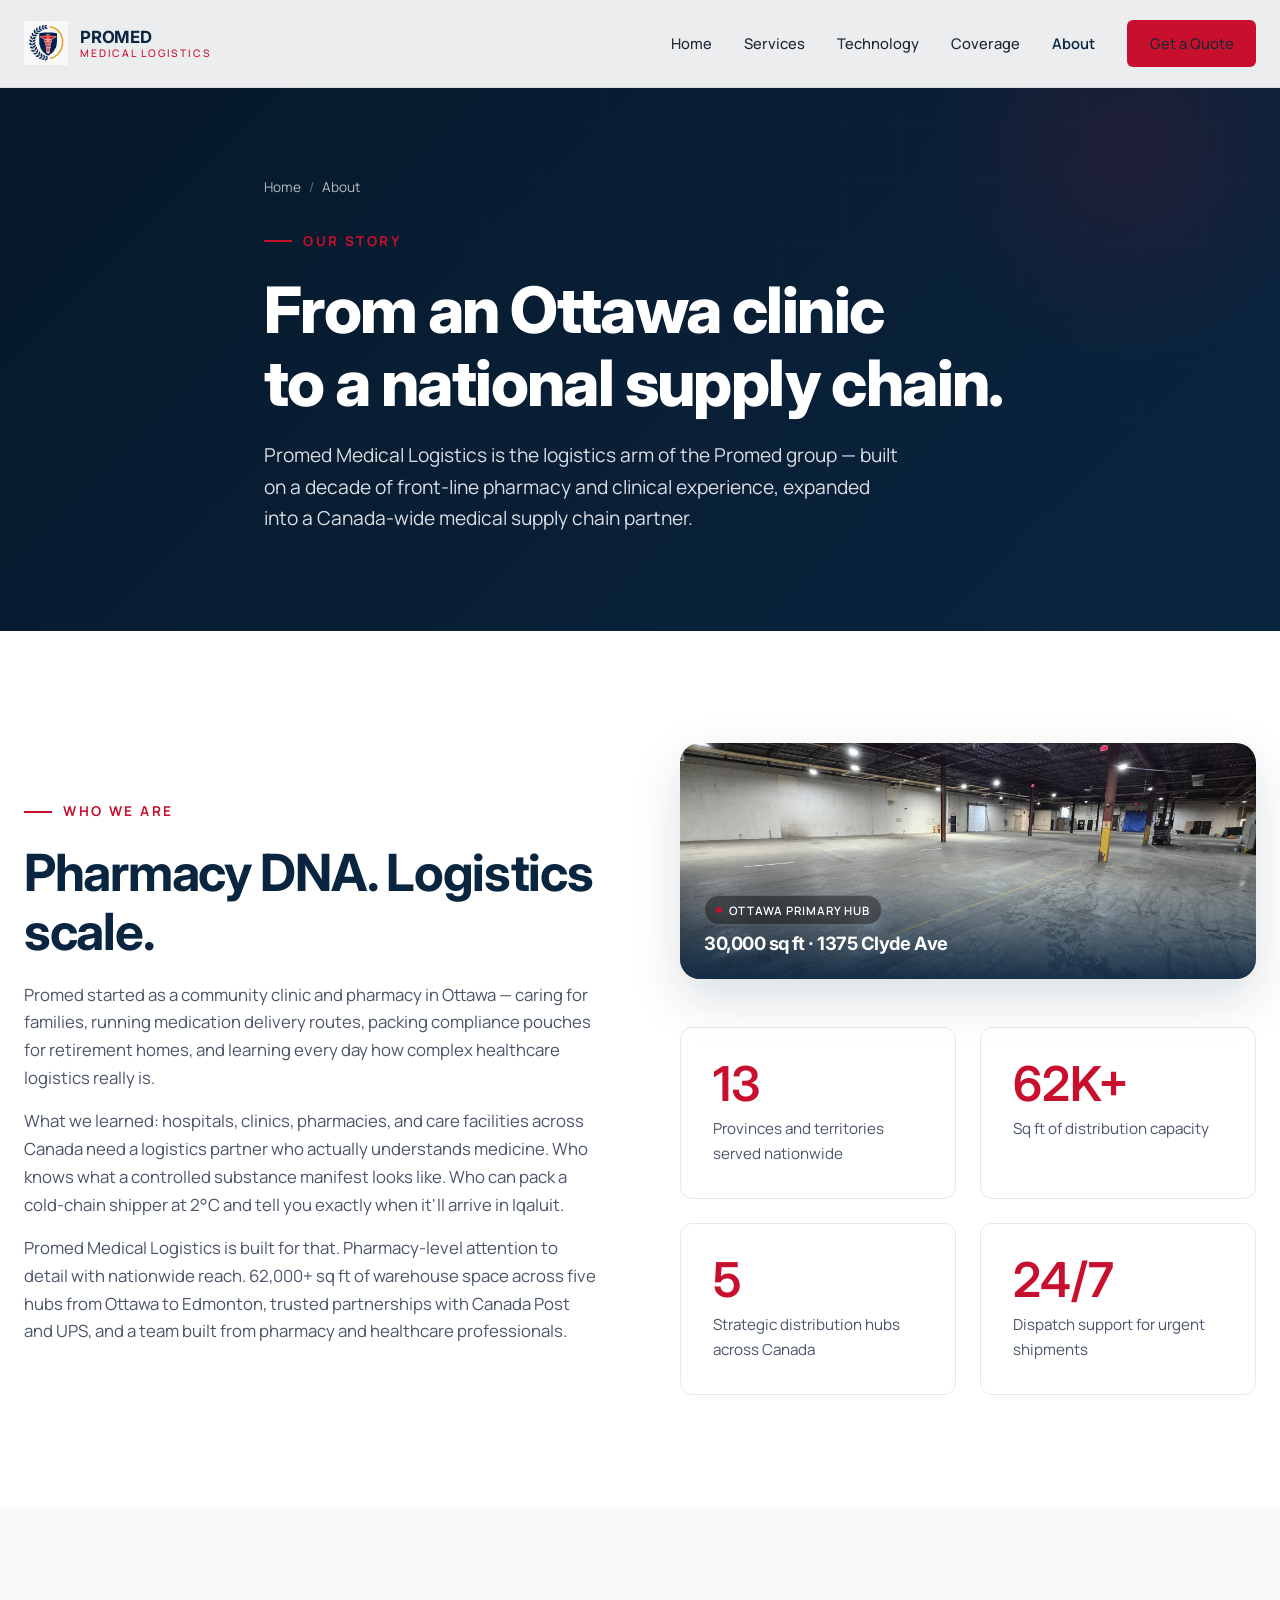
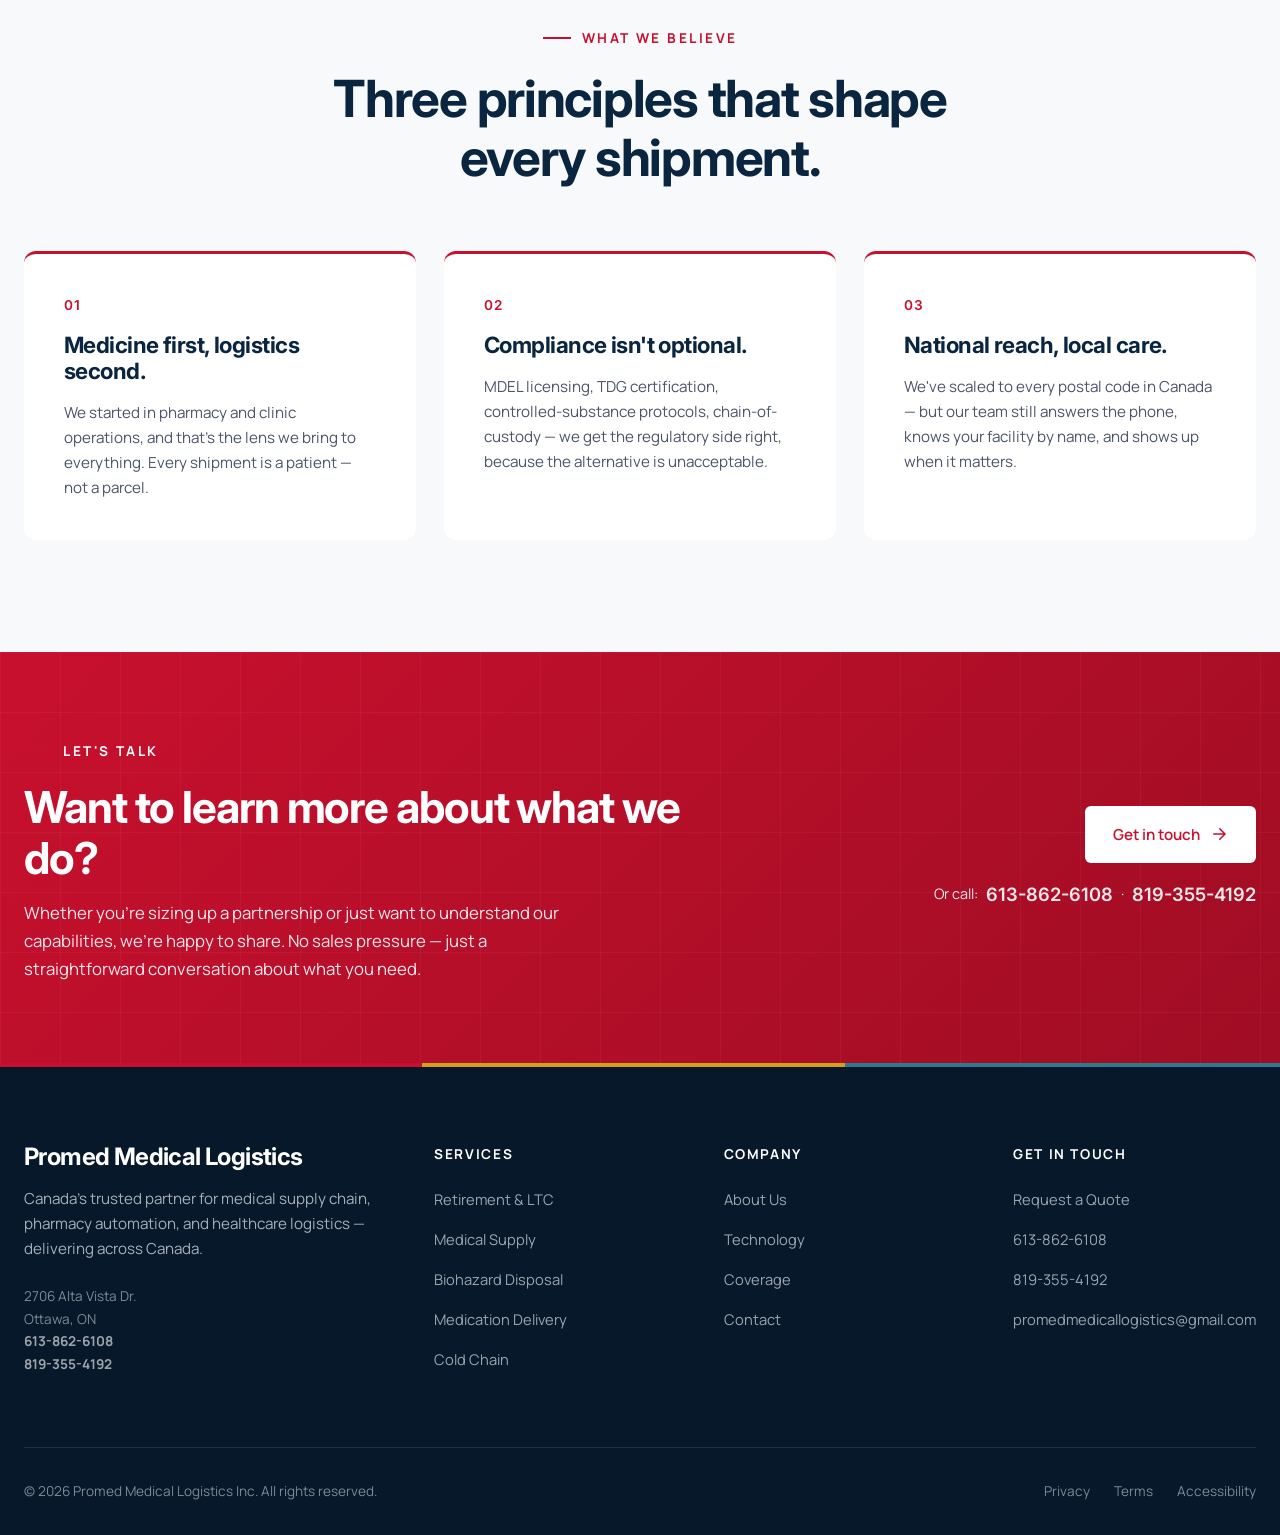
<file: pages/about.html>
<!DOCTYPE html>
<html lang="en">
<head>
  <meta charset="UTF-8">
  <meta name="viewport" content="width=device-width, initial-scale=1.0">
  <title>About — Promed Medical Logistics</title>
  <meta name="description" content="Promed Medical Logistics is the nationwide logistics arm of the Promed group — bringing pharmacy and healthcare supply chain expertise to every Canadian postal code.">

  <link rel="stylesheet" href="../css/style.css">
  <link rel="stylesheet" href="../css/home.css">
  <link rel="stylesheet" href="../css/pages.css">
  <link rel="icon" type="image/svg+xml" href="data:image/svg+xml,%3Csvg xmlns='http://www.w3.org/2000/svg' viewBox='0 0 100 100'%3E%3Crect width='100' height='100' rx='15' fill='%230a2540'/%3E%3Cpath d='M50 22v56M30 50h40' stroke='%23c8102e' stroke-width='8' stroke-linecap='round'/%3E%3C/svg%3E">
</head>
<body>

  <nav class="nav">
    <div class="container nav-inner">
      <a href="../index.html" class="nav-logo">
        <div class="nav-logo-mark nav-logo-mark--img"><img src="../images/promed-logo.png" alt="ProMed Medical Logistics" width="44" height="44" decoding="async"></div>
        <div class="nav-logo-text"><span class="brand">PROMED</span><span class="sub">Medical Logistics</span></div>
      </a>
      <div class="nav-menu" id="navMenu">
        <a href="../index.html">Home</a>
        <a href="services.html">Services</a>
        <a href="technology.html">Technology</a>
        <a href="coverage.html">Coverage</a>
        <a href="about.html" class="active">About</a>
        <a href="contact.html" class="nav-cta">Get a Quote</a>
      </div>
      <button class="nav-toggle" id="navToggle" aria-label="Menu"><span></span><span></span><span></span></button>
    </div>
  </nav>

  <section class="page-hero">
    <div class="container page-hero-inner">
      <div class="breadcrumb">
        <a href="../index.html">Home</a>
        <span class="sep">/</span>
        <span>About</span>
      </div>
      <span class="eyebrow">Our story</span>
      <h1>From an Ottawa clinic<br>to a national supply chain.</h1>
      <p class="lead">Promed Medical Logistics is the logistics arm of the Promed group — built on a decade of front-line pharmacy and clinical experience, expanded into a Canada-wide medical supply chain partner.</p>
    </div>
  </section>

  <!-- ABOUT INTRO -->
  <section class="about-intro">
    <div class="container">
      <div class="about-intro-grid">
        <div>
          <span class="eyebrow">Who we are</span>
          <h2>Pharmacy DNA. Logistics scale.</h2>
          <p style="font-size: 1.05rem; color: var(--gray-600); margin-top: 1.25rem; margin-bottom: 1rem;">
            Promed started as a community clinic and pharmacy in Ottawa — caring for families, running medication delivery routes, packing compliance pouches for retirement homes, and learning every day how complex healthcare logistics really is.
          </p>
          <p style="font-size: 1.05rem; color: var(--gray-600); margin-bottom: 1rem;">
            What we learned: hospitals, clinics, pharmacies, and care facilities across Canada need a logistics partner who actually understands medicine. Who knows what a controlled substance manifest looks like. Who can pack a cold-chain shipper at 2°C and tell you exactly when it'll arrive in Iqaluit.
          </p>
          <p style="font-size: 1.05rem; color: var(--gray-600);">
            Promed Medical Logistics is built for that. Pharmacy-level attention to detail with nationwide reach. 62,000+ sq ft of warehouse space across five hubs from Ottawa to Edmonton, trusted partnerships with Canada Post and UPS, and a team built from pharmacy and healthcare professionals.
          </p>
        </div>

        <div>
          <div style="position: relative; border-radius: var(--radius-lg); overflow: hidden; box-shadow: var(--shadow-lg); margin-bottom: 2rem;">
            <video autoplay muted loop playsinline poster="../images/warehouse-1.jpg" style="width: 100%; height: auto; display: block;">
              <source src="../images/warehouse-tour.mp4" type="video/mp4">
              <img src="../images/warehouse-1.jpg" alt="Ottawa warehouse — primary distribution hub" style="width: 100%;">
            </video>
            <div style="position: absolute; bottom: 0; left: 0; right: 0; padding: 1.5rem; background: linear-gradient(0deg, rgba(10,37,64,0.9), transparent); color: white;">
              <div style="display: inline-flex; align-items: center; gap: 0.4rem; background: rgba(0,0,0,0.4); border: 1px solid rgba(255,255,255,0.2); backdrop-filter: blur(8px); padding: 0.3rem 0.7rem; border-radius: 100px; font-size: 0.72rem; font-weight: 600; letter-spacing: 0.08em; text-transform: uppercase; margin-bottom: 0.5rem;">
                <span style="width: 6px; height: 6px; background: var(--red); border-radius: 50%;"></span> Ottawa Primary Hub
              </div>
              <h4 style="color: white; font-family: var(--font-display); font-size: 1.15rem; margin: 0;">30,000 sq ft · 1375 Clyde Ave</h4>
            </div>
          </div>

          <div class="about-stats">
            <div class="about-stat">
              <div class="num">13</div>
              <div class="label">Provinces and territories served nationwide</div>
            </div>
            <div class="about-stat">
              <div class="num">62K+</div>
              <div class="label">Sq ft of distribution capacity</div>
            </div>
            <div class="about-stat">
              <div class="num">5</div>
              <div class="label">Strategic distribution hubs across Canada</div>
            </div>
            <div class="about-stat">
              <div class="num">24/7</div>
              <div class="label">Dispatch support for urgent shipments</div>
            </div>
          </div>
        </div>
      </div>
    </div>
  </section>

  <!-- VALUES -->
  <section class="values">
    <div class="container">
      <div class="section-header center">
        <span class="eyebrow">What we believe</span>
        <h2>Three principles that shape every shipment.</h2>
      </div>

      <div class="values-grid">
        <div class="value-card">
          <div class="num">01</div>
          <h3>Medicine first, logistics second.</h3>
          <p>We started in pharmacy and clinic operations, and that's the lens we bring to everything. Every shipment is a patient — not a parcel.</p>
        </div>

        <div class="value-card">
          <div class="num">02</div>
          <h3>Compliance isn't optional.</h3>
          <p>MDEL licensing, TDG certification, controlled-substance protocols, chain-of-custody — we get the regulatory side right, because the alternative is unacceptable.</p>
        </div>

        <div class="value-card">
          <div class="num">03</div>
          <h3>National reach, local care.</h3>
          <p>We've scaled to every postal code in Canada — but our team still answers the phone, knows your facility by name, and shows up when it matters.</p>
        </div>
      </div>
    </div>
  </section>

  <!-- CTA -->
  <section class="cta-section">
    <div class="container cta-inner">
      <div>
        <span class="eyebrow" style="color: white;">Let's talk</span>
        <h2>Want to learn more about what we do?</h2>
        <p>Whether you're sizing up a partnership or just want to understand our capabilities, we're happy to share. No sales pressure — just a straightforward conversation about what you need.</p>
      </div>
      <div class="cta-actions">
        <a href="contact.html" class="btn btn-primary">
          Get in touch
          <svg viewBox="0 0 24 24" fill="none" width="18" height="18"><path d="M5 12h14M13 5l7 7-7 7" stroke="currentColor" stroke-width="2" stroke-linecap="round"/></svg>
        </a>
        <div class="cta-phone">Or call: <strong><a href="tel:+16138626108">613-862-6108</a></strong> · <strong><a href="tel:+18193554192">819-355-4192</a></strong></div>
      </div>
    </div>
  </section>

  <!-- FOOTER -->
  <footer class="footer">
    <div class="container">
      <div class="footer-grid">
        <div class="footer-brand">
          <h3>Promed Medical Logistics</h3>
          <p>Canada's trusted partner for medical supply chain, pharmacy automation, and healthcare logistics — delivering across Canada.</p>
          <p style="font-size: 0.85rem; opacity: 0.6;">2706 Alta Vista Dr.<br>Ottawa, ON<br><strong style="color: white; opacity: 1;"><a href="tel:+16138626108" style="color: inherit;">613-862-6108</a></strong><br><strong style="color: white; opacity: 1;"><a href="tel:+18193554192" style="color: inherit;">819-355-4192</a></strong></p>
        </div>
        <div>
          <h5>Services</h5>
          <ul>
            <li><a href="services.html#ltc">Retirement & LTC</a></li>
            <li><a href="services.html#supply">Medical Supply</a></li>
            <li><a href="services.html#biohazard">Biohazard Disposal</a></li>
            <li><a href="services.html#medication">Medication Delivery</a></li>
            <li><a href="services.html#cold-chain">Cold Chain</a></li>
          </ul>
        </div>
        <div>
          <h5>Company</h5>
          <ul>
            <li><a href="about.html">About Us</a></li>
            <li><a href="technology.html">Technology</a></li>
            <li><a href="coverage.html">Coverage</a></li>
            <li><a href="contact.html">Contact</a></li>
          </ul>
        </div>
        <div>
          <h5>Get In Touch</h5>
          <ul>
            <li><a href="contact.html">Request a Quote</a></li>
            <li><a href="tel:+16138626108">613-862-6108</a></li>
            <li><a href="tel:+18193554192">819-355-4192</a></li>
            <li><a href="mailto:promedmedicallogistics@gmail.com">promedmedicallogistics@gmail.com</a></li>
          </ul>
        </div>
      </div>
      <div class="footer-bottom">
        <div>© 2026 Promed Medical Logistics Inc. All rights reserved.</div>
        <div><a href="#">Privacy</a><a href="#">Terms</a><a href="#">Accessibility</a></div>
      </div>
    </div>
  </footer>

  <script src="../js/main.js"></script>
</body>
</html>
</file>
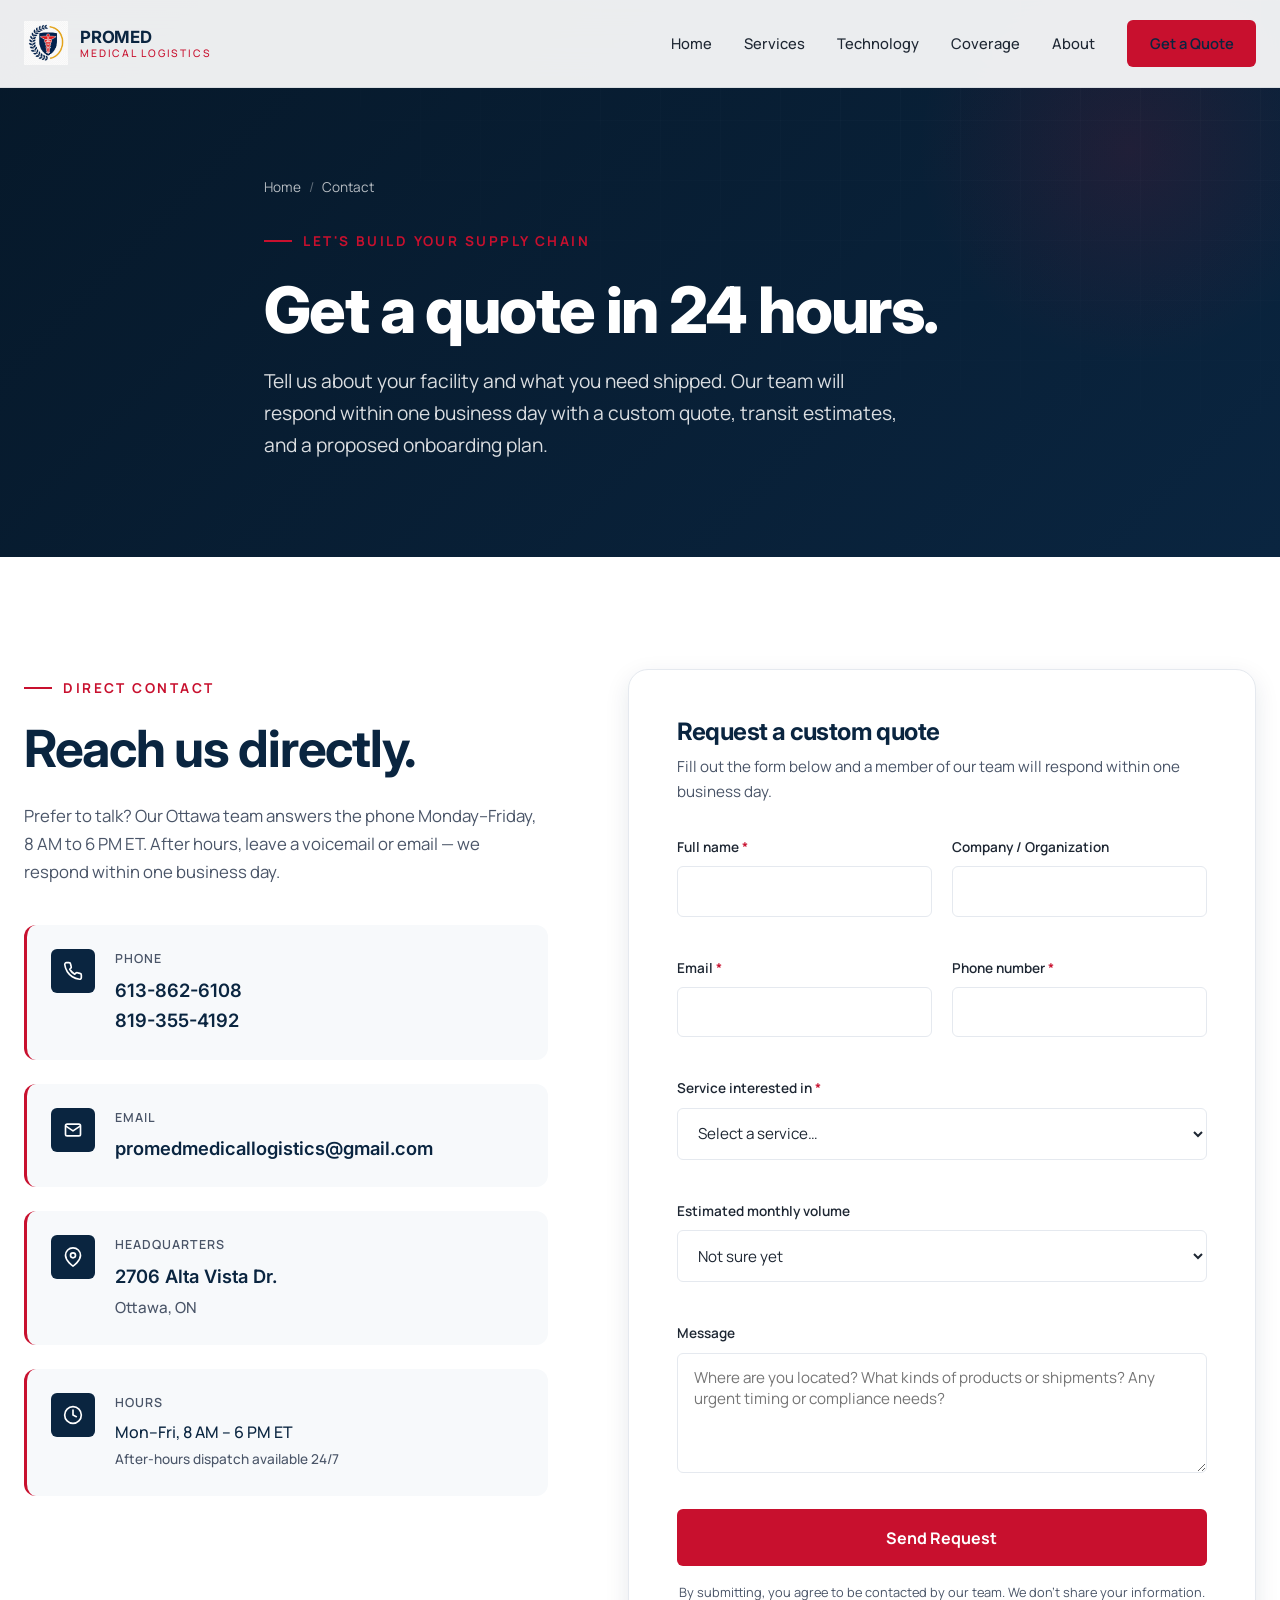
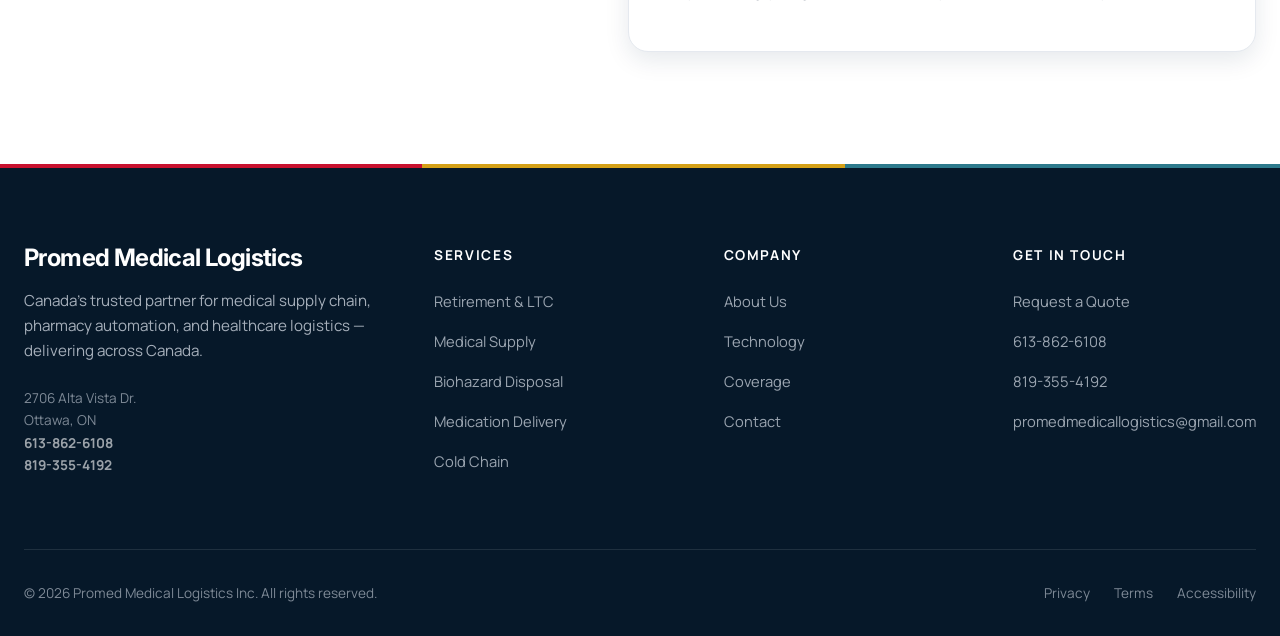
<file: pages/contact.html>
<!DOCTYPE html>
<html lang="en">
<head>
  <meta charset="UTF-8">
  <meta name="viewport" content="width=device-width, initial-scale=1.0">
  <title>Contact — Promed Medical Logistics</title>
  <meta name="description" content="Request a custom quote for medical logistics, pharmacy automation, biohazard disposal, or medical supply distribution. Serving all of Canada.">

  <link rel="stylesheet" href="../css/style.css">
  <link rel="stylesheet" href="../css/home.css">
  <link rel="stylesheet" href="../css/pages.css">
  <link rel="icon" type="image/svg+xml" href="data:image/svg+xml,%3Csvg xmlns='http://www.w3.org/2000/svg' viewBox='0 0 100 100'%3E%3Crect width='100' height='100' rx='15' fill='%230a2540'/%3E%3Cpath d='M50 22v56M30 50h40' stroke='%23c8102e' stroke-width='8' stroke-linecap='round'/%3E%3C/svg%3E">
</head>
<body>

  <nav class="nav">
    <div class="container nav-inner">
      <a href="../index.html" class="nav-logo">
        <div class="nav-logo-mark nav-logo-mark--img"><img src="../images/promed-logo.png" alt="ProMed Medical Logistics" width="44" height="44" decoding="async"></div>
        <div class="nav-logo-text"><span class="brand">PROMED</span><span class="sub">Medical Logistics</span></div>
      </a>
      <div class="nav-menu" id="navMenu">
        <a href="../index.html">Home</a>
        <a href="services.html">Services</a>
        <a href="technology.html">Technology</a>
        <a href="coverage.html">Coverage</a>
        <a href="about.html">About</a>
        <a href="contact.html" class="nav-cta active">Get a Quote</a>
      </div>
      <button class="nav-toggle" id="navToggle" aria-label="Menu"><span></span><span></span><span></span></button>
    </div>
  </nav>

  <section class="page-hero">
    <div class="container page-hero-inner">
      <div class="breadcrumb">
        <a href="../index.html">Home</a>
        <span class="sep">/</span>
        <span>Contact</span>
      </div>
      <span class="eyebrow">Let's build your supply chain</span>
      <h1>Get a quote in 24 hours.</h1>
      <p class="lead">Tell us about your facility and what you need shipped. Our team will respond within one business day with a custom quote, transit estimates, and a proposed onboarding plan.</p>
    </div>
  </section>

  <!-- CONTACT -->
  <section class="contact-section">
    <div class="container">
      <div class="contact-grid">

        <!-- Left — info -->
        <div class="contact-info">
          <span class="eyebrow">Direct contact</span>
          <h2>Reach us directly.</h2>
          <p>Prefer to talk? Our Ottawa team answers the phone Monday–Friday, 8 AM to 6 PM ET. After hours, leave a voicemail or email — we respond within one business day.</p>

          <div class="contact-methods">
            <div class="contact-method">
              <div class="contact-method-icon">
                <svg viewBox="0 0 24 24" fill="none"><path d="M22 16.92v3a2 2 0 01-2.18 2 19.79 19.79 0 01-8.63-3.07 19.5 19.5 0 01-6-6 19.79 19.79 0 01-3.07-8.67A2 2 0 014.11 2h3a2 2 0 012 1.72c.13.96.37 1.9.7 2.81a2 2 0 01-.45 2.11L8.09 9.91a16 16 0 006 6l1.27-1.27a2 2 0 012.11-.45c.91.33 1.85.57 2.81.7A2 2 0 0122 16.92z" stroke="currentColor" stroke-width="2" stroke-linejoin="round"/></svg>
              </div>
              <div>
                <div class="label">Phone</div>
                <div class="value"><a href="tel:+16138626108">613-862-6108</a><br><a href="tel:+18193554192">819-355-4192</a></div>
              </div>
            </div>

            <div class="contact-method">
              <div class="contact-method-icon">
                <svg viewBox="0 0 24 24" fill="none"><rect x="3" y="5" width="18" height="14" rx="2" stroke="currentColor" stroke-width="2"/><path d="M3 7l9 6 9-6" stroke="currentColor" stroke-width="2" stroke-linejoin="round"/></svg>
              </div>
              <div>
                <div class="label">Email</div>
                <div class="value"><a href="mailto:promedmedicallogistics@gmail.com">promedmedicallogistics@gmail.com</a></div>
              </div>
            </div>

            <div class="contact-method">
              <div class="contact-method-icon">
                <svg viewBox="0 0 24 24" fill="none"><path d="M21 10c0 7-9 13-9 13s-9-6-9-13a9 9 0 0118 0z" stroke="currentColor" stroke-width="2" stroke-linejoin="round"/><circle cx="12" cy="10" r="3" stroke="currentColor" stroke-width="2"/></svg>
              </div>
              <div>
                <div class="label">Headquarters</div>
                <div class="value">2706 Alta Vista Dr.<br><span style="font-family: var(--font-body); font-size: 0.95rem; font-weight: 500; color: var(--gray-600);">Ottawa, ON</span></div>
              </div>
            </div>

            <div class="contact-method">
              <div class="contact-method-icon">
                <svg viewBox="0 0 24 24" fill="none"><circle cx="12" cy="12" r="10" stroke="currentColor" stroke-width="2"/><path d="M12 6v6l4 2" stroke="currentColor" stroke-width="2" stroke-linecap="round"/></svg>
              </div>
              <div>
                <div class="label">Hours</div>
                <div class="value" style="font-family: var(--font-body); font-size: 1rem; font-weight: 500;">Mon–Fri, 8 AM – 6 PM ET<br><span style="font-size: 0.85rem; color: var(--gray-600);">After-hours dispatch available 24/7</span></div>
              </div>
            </div>
          </div>
        </div>

        <!-- Right — form -->
        <div class="contact-form-wrap">
          <h3>Request a custom quote</h3>
          <p>Fill out the form below and a member of our team will respond within one business day.</p>

          <form id="quoteForm" name="contact" method="POST" action="/pages/contact.html" netlify netlify-honeypot="bot-field" novalidate>
            <input type="hidden" name="form-name" value="contact" />
            <p class="hidden-honeypot" style="display:none">
              <label>Don't fill this out: <input name="bot-field" autocomplete="off" /></label>
            </p>

            <div id="formNetworkError" class="form-submit-error" role="alert"></div>

            <div class="form-grid">
              <div class="form-group">
                <label for="full_name">Full name <span class="required">*</span></label>
                <input type="text" id="full_name" name="full_name" autocomplete="name">
                <p class="field-error" id="full_name-error" aria-live="polite"></p>
              </div>
              <div class="form-group">
                <label for="company">Company / Organization</label>
                <input type="text" id="company" name="company" autocomplete="organization">
                <p class="field-error" id="company-error" aria-live="polite"></p>
              </div>
              <div class="form-group">
                <label for="email">Email <span class="required">*</span></label>
                <input type="email" id="email" name="email" autocomplete="email">
                <p class="field-error" id="email-error" aria-live="polite"></p>
              </div>
              <div class="form-group">
                <label for="phone">Phone number <span class="required">*</span></label>
                <input type="tel" id="phone" name="phone" autocomplete="tel">
                <p class="field-error" id="phone-error" aria-live="polite"></p>
              </div>
              <div class="form-group full">
                <label for="service_interest">Service interested in <span class="required">*</span></label>
                <select id="service_interest" name="service_interest">
                  <option value="">Select a service…</option>
                  <option value="Compliance Packaging">Compliance Packaging</option>
                  <option value="Medical Supply Distribution">Medical Supply Distribution</option>
                  <option value="Biohazard Pickup">Biohazard Pickup</option>
                  <option value="Medication Delivery">Medication Delivery</option>
                  <option value="Pharmacy Automation">Pharmacy Automation</option>
                  <option value="Cold Chain Transport">Cold Chain Transport</option>
                  <option value="Telemedicine">Telemedicine</option>
                  <option value="Other">Other</option>
                </select>
                <p class="field-error" id="service_interest-error" aria-live="polite"></p>
              </div>
              <div class="form-group full">
                <label for="volume">Estimated monthly volume</label>
                <select id="volume" name="volume">
                  <option value="">Not sure yet</option>
                  <option value="under-50">Under 50 shipments / month</option>
                  <option value="50-200">50 – 200 shipments / month</option>
                  <option value="200-500">200 – 500 shipments / month</option>
                  <option value="500+">500+ shipments / month</option>
                </select>
                <p class="field-error" id="volume-error" aria-live="polite"></p>
              </div>
              <div class="form-group full">
                <label for="message">Message</label>
                <textarea id="message" name="message" placeholder="Where are you located? What kinds of products or shipments? Any urgent timing or compliance needs?"></textarea>
                <p class="field-error" id="message-error" aria-live="polite"></p>
              </div>
            </div>

            <button type="submit" class="form-submit">
              Send Request
            </button>

            <p class="form-disclaimer">By submitting, you agree to be contacted by our team. We don't share your information.</p>
          </form>

          <div class="form-success" id="formSuccess">
            <div class="check-icon">
              <svg viewBox="0 0 24 24" fill="none"><path d="M5 12l5 5L20 7" stroke="currentColor" stroke-width="3" stroke-linecap="round" stroke-linejoin="round"/></svg>
            </div>
            <h3>Thanks!</h3>
            <p>We'll get back to you within 24 hours.</p>
            <p id="formLocalNote" class="form-disclaimer" style="display: none; margin-top: 1rem;">Local preview only — nothing was sent. Netlify Forms only accepts submissions from your deployed site; simple local servers (like Python’s) don’t accept POST either.</p>
          </div>
        </div>

      </div>
    </div>
  </section>

  <!-- FOOTER -->
  <footer class="footer">
    <div class="container">
      <div class="footer-grid">
        <div class="footer-brand">
          <h3>Promed Medical Logistics</h3>
          <p>Canada's trusted partner for medical supply chain, pharmacy automation, and healthcare logistics — delivering across Canada.</p>
          <p style="font-size: 0.85rem; opacity: 0.6;">2706 Alta Vista Dr.<br>Ottawa, ON<br><strong style="color: white; opacity: 1;"><a href="tel:+16138626108" style="color: inherit;">613-862-6108</a></strong><br><strong style="color: white; opacity: 1;"><a href="tel:+18193554192" style="color: inherit;">819-355-4192</a></strong></p>
        </div>
        <div>
          <h5>Services</h5>
          <ul>
            <li><a href="services.html#ltc">Retirement & LTC</a></li>
            <li><a href="services.html#supply">Medical Supply</a></li>
            <li><a href="services.html#biohazard">Biohazard Disposal</a></li>
            <li><a href="services.html#medication">Medication Delivery</a></li>
            <li><a href="services.html#cold-chain">Cold Chain</a></li>
          </ul>
        </div>
        <div>
          <h5>Company</h5>
          <ul>
            <li><a href="about.html">About Us</a></li>
            <li><a href="technology.html">Technology</a></li>
            <li><a href="coverage.html">Coverage</a></li>
            <li><a href="contact.html">Contact</a></li>
          </ul>
        </div>
        <div>
          <h5>Get In Touch</h5>
          <ul>
            <li><a href="contact.html">Request a Quote</a></li>
            <li><a href="tel:+16138626108">613-862-6108</a></li>
            <li><a href="tel:+18193554192">819-355-4192</a></li>
            <li><a href="mailto:promedmedicallogistics@gmail.com">promedmedicallogistics@gmail.com</a></li>
          </ul>
        </div>
      </div>
      <div class="footer-bottom">
        <div>© 2026 Promed Medical Logistics Inc. All rights reserved.</div>
        <div><a href="#">Privacy</a><a href="#">Terms</a><a href="#">Accessibility</a></div>
      </div>
    </div>
  </footer>

  <script src="../js/main.js"></script>
</body>
</html>
</file>
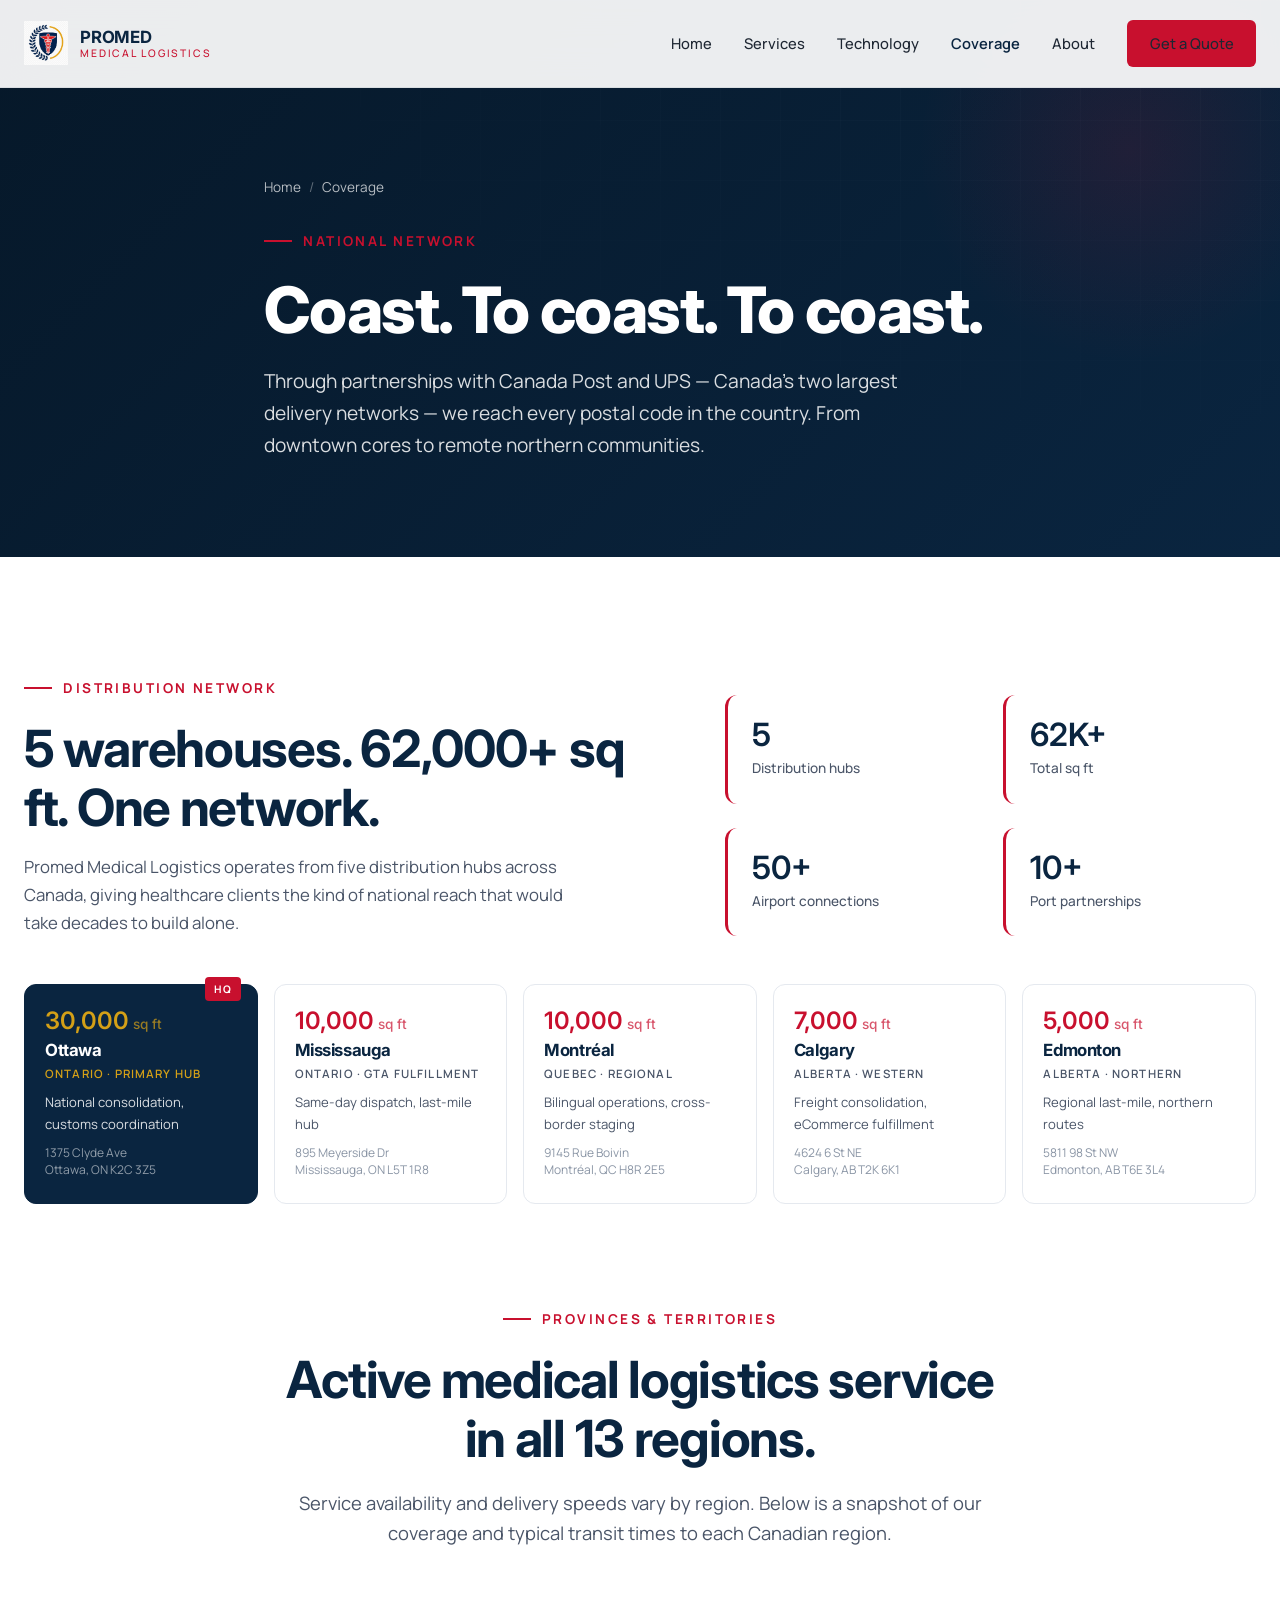
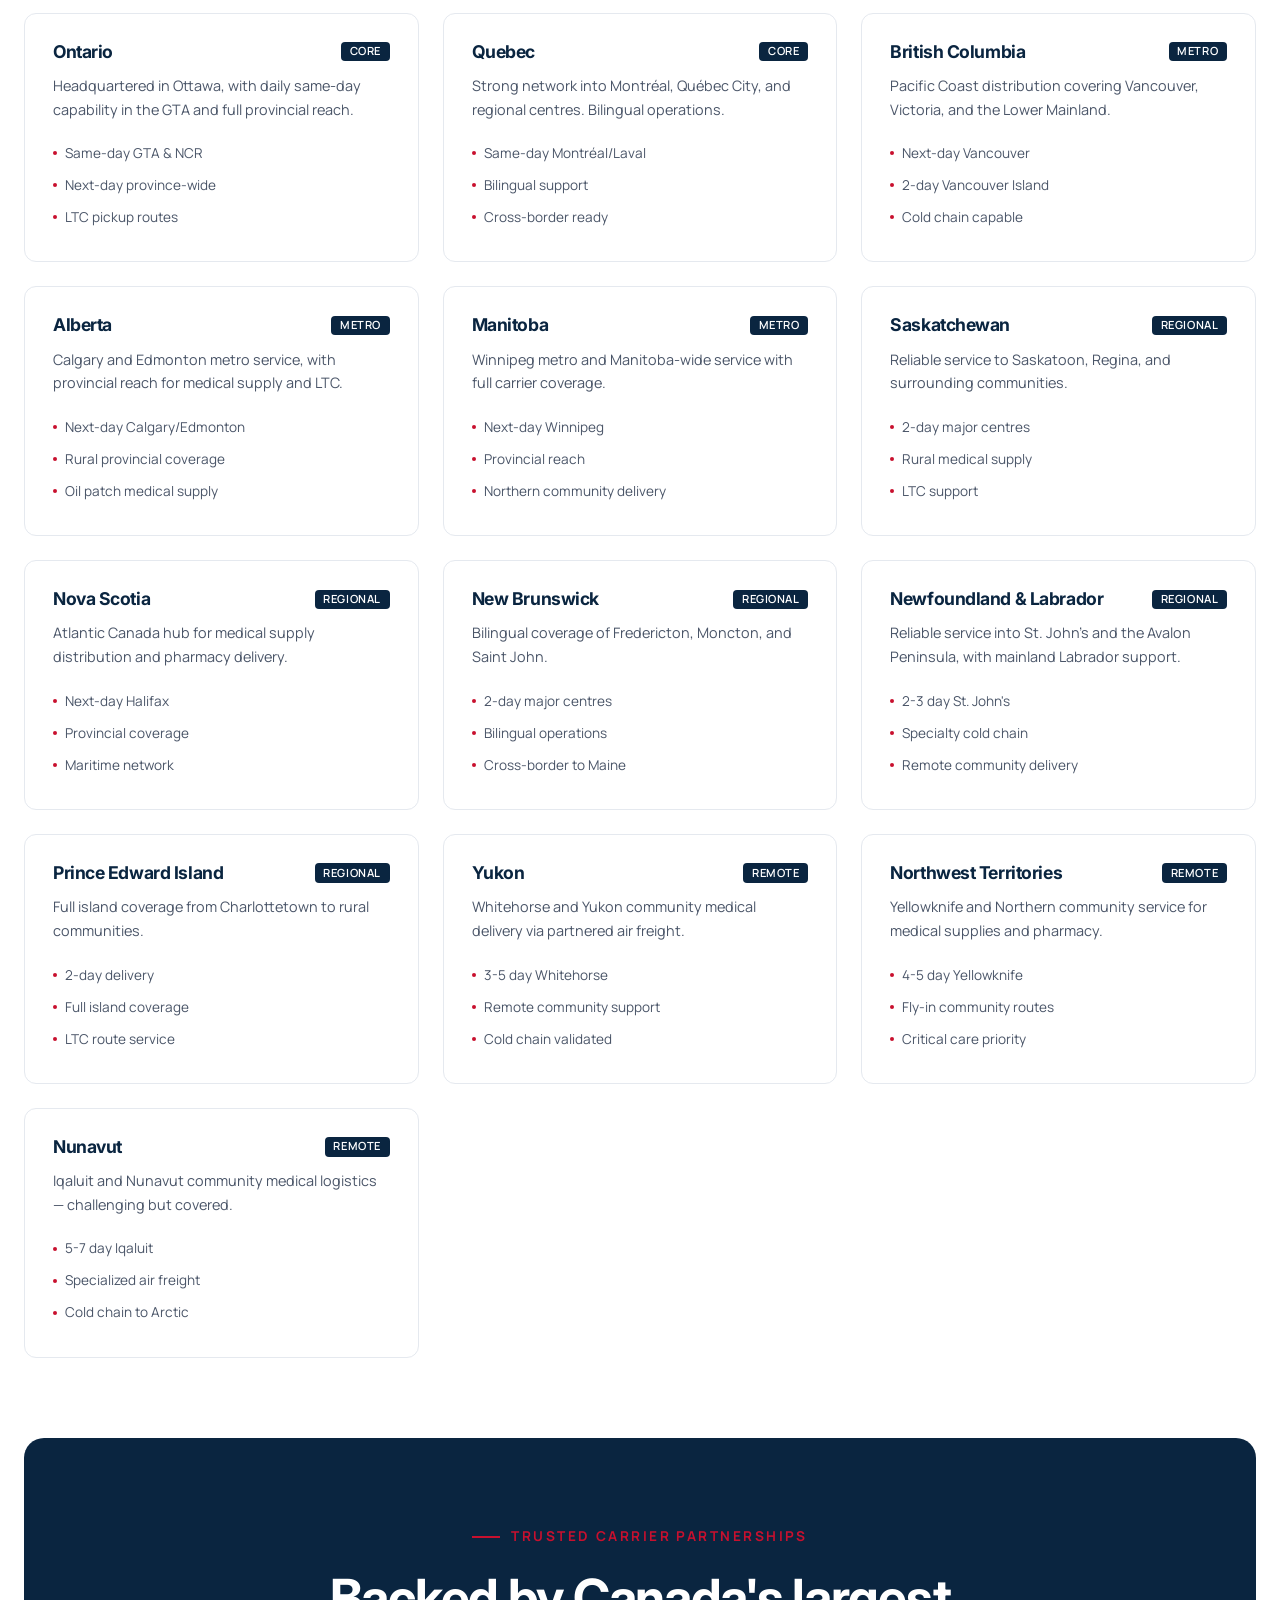
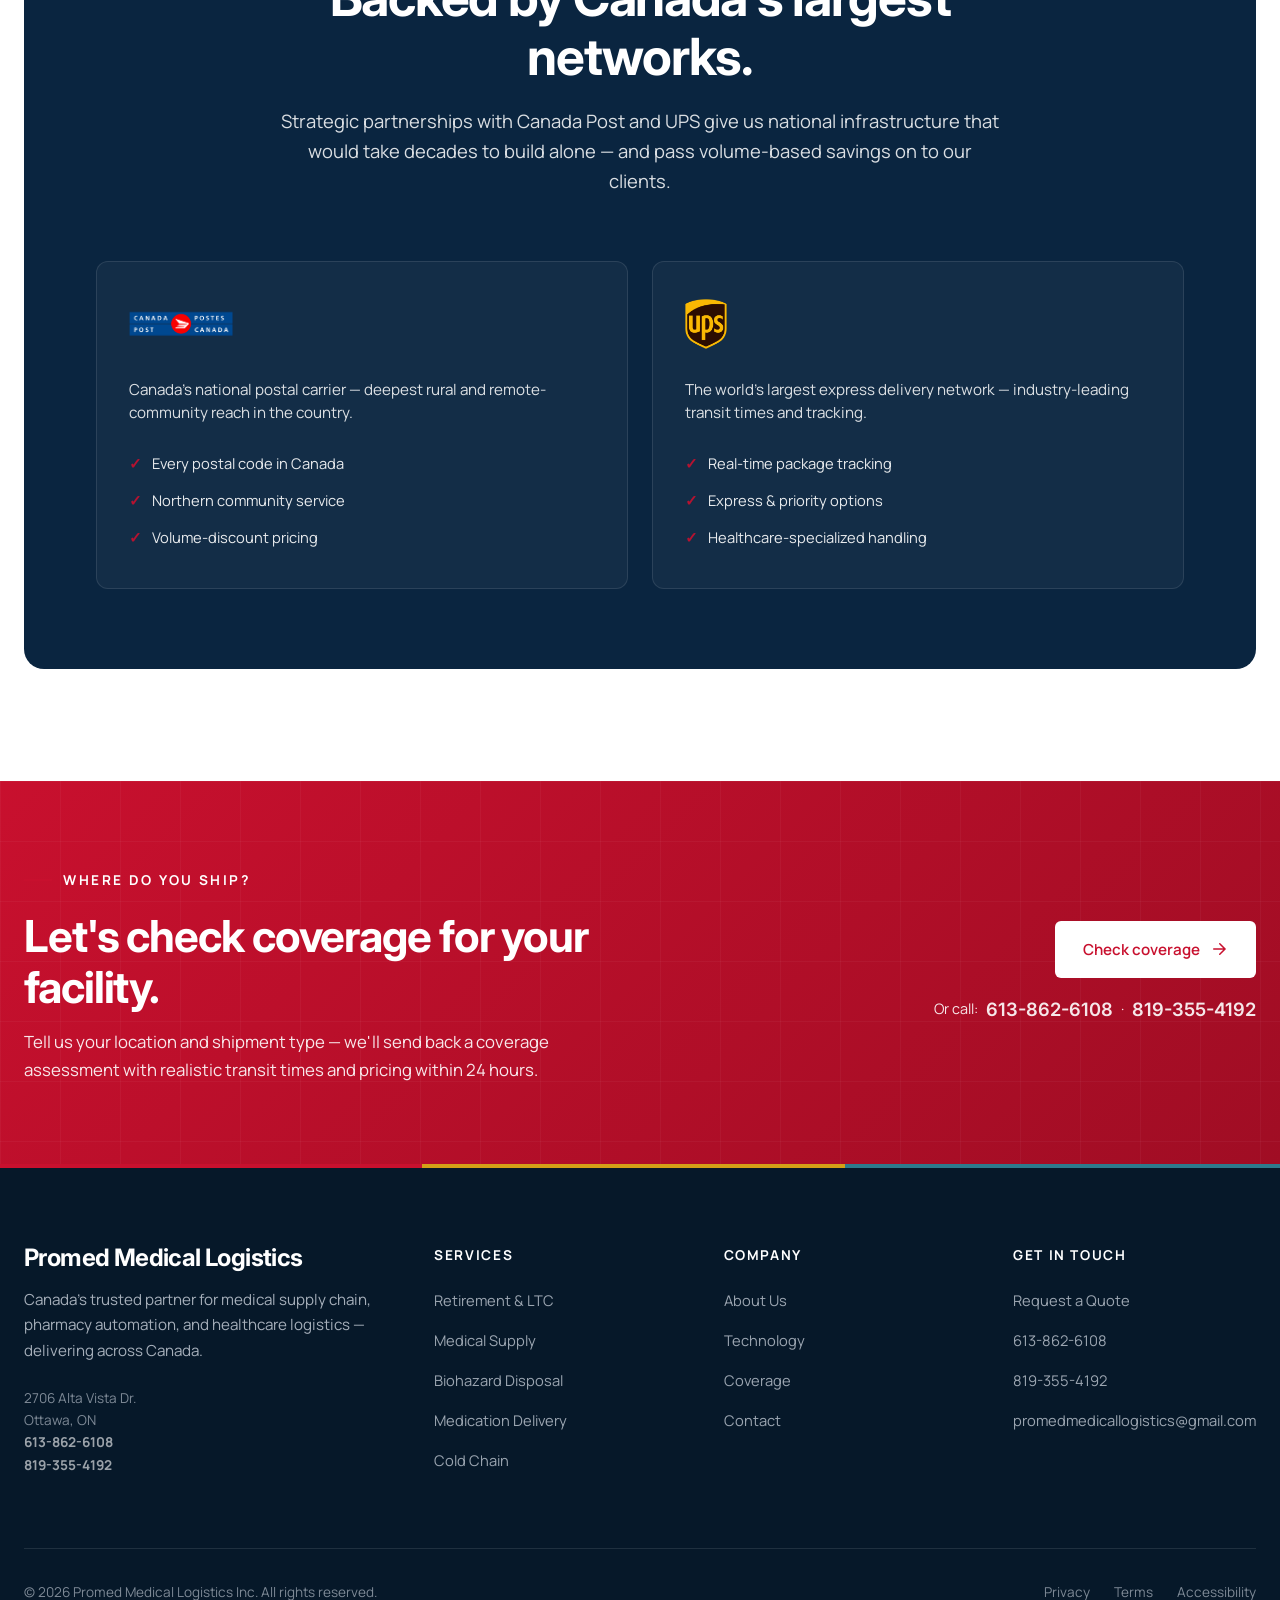
<file: pages/coverage.html>
<!DOCTYPE html>
<html lang="en">
<head>
  <meta charset="UTF-8">
  <meta name="viewport" content="width=device-width, initial-scale=1.0">
  <title>Coverage — Promed Medical Logistics</title>
  <meta name="description" content="National medical logistics coverage across all 13 Canadian provinces and territories. Partnered with Canada Post and UPS for true coast-to-coast-to-coast reach.">

  <link rel="stylesheet" href="../css/style.css">
  <link rel="stylesheet" href="../css/home.css">
  <link rel="stylesheet" href="../css/pages.css">
  <link rel="icon" type="image/svg+xml" href="data:image/svg+xml,%3Csvg xmlns='http://www.w3.org/2000/svg' viewBox='0 0 100 100'%3E%3Crect width='100' height='100' rx='15' fill='%230a2540'/%3E%3Cpath d='M50 22v56M30 50h40' stroke='%23c8102e' stroke-width='8' stroke-linecap='round'/%3E%3C/svg%3E">
</head>
<body>

  <nav class="nav">
    <div class="container nav-inner">
      <a href="../index.html" class="nav-logo">
        <div class="nav-logo-mark nav-logo-mark--img"><img src="../images/promed-logo.png" alt="ProMed Medical Logistics" width="44" height="44" decoding="async"></div>
        <div class="nav-logo-text"><span class="brand">PROMED</span><span class="sub">Medical Logistics</span></div>
      </a>
      <div class="nav-menu" id="navMenu">
        <a href="../index.html">Home</a>
        <a href="services.html">Services</a>
        <a href="technology.html">Technology</a>
        <a href="coverage.html" class="active">Coverage</a>
        <a href="about.html">About</a>
        <a href="contact.html" class="nav-cta">Get a Quote</a>
      </div>
      <button class="nav-toggle" id="navToggle" aria-label="Menu"><span></span><span></span><span></span></button>
    </div>
  </nav>

  <section class="page-hero">
    <div class="container page-hero-inner">
      <div class="breadcrumb">
        <a href="../index.html">Home</a>
        <span class="sep">/</span>
        <span>Coverage</span>
      </div>
      <span class="eyebrow">National network</span>
      <h1>Coast. To coast. To coast.</h1>
      <p class="lead">Through partnerships with Canada Post and UPS — Canada's two largest delivery networks — we reach every postal code in the country. From downtown cores to remote northern communities.</p>
    </div>
  </section>

  <section class="coverage-detail">
    <div class="container">
      <!-- Distribution Network -->
      <div class="network-header" style="margin-bottom: 3rem;">
        <div>
          <span class="eyebrow">Distribution network</span>
          <h2>5 warehouses. 62,000+ sq ft. One network.</h2>
          <p style="font-size: 1.05rem; color: var(--gray-600); margin-top: 1rem; max-width: 540px;">
            Promed Medical Logistics operates from five distribution hubs across Canada, giving healthcare clients the kind of national reach that would take decades to build alone.
          </p>
        </div>
        <div class="right-stats">
          <div class="network-stat">
            <div class="num">5</div>
            <div class="label">Distribution hubs</div>
          </div>
          <div class="network-stat">
            <div class="num">62K+</div>
            <div class="label">Total sq ft</div>
          </div>
          <div class="network-stat">
            <div class="num">50+</div>
            <div class="label">Airport connections</div>
          </div>
          <div class="network-stat">
            <div class="num">10+</div>
            <div class="label">Port partnerships</div>
          </div>
        </div>
      </div>

      <div class="hubs-grid" style="margin-bottom: 6rem;">
        <div class="hub-card primary">
          <span class="primary-badge">HQ</span>
          <div class="hub-sqft">30,000<span style="font-size: 0.85rem; opacity: 0.7; font-weight: 500;"> sq ft</span></div>
          <h4>Ottawa</h4>
          <div class="hub-prov">Ontario · Primary Hub</div>
          <div class="hub-tag">National consolidation, customs coordination</div>
          <div class="hub-addr">1375 Clyde Ave<br>Ottawa, ON K2C 3Z5</div>
        </div>

        <div class="hub-card">
          <div class="hub-sqft">10,000<span style="font-size: 0.85rem; opacity: 0.7; font-weight: 500;"> sq ft</span></div>
          <h4>Mississauga</h4>
          <div class="hub-prov">Ontario · GTA Fulfillment</div>
          <div class="hub-tag">Same-day dispatch, last-mile hub</div>
          <div class="hub-addr">895 Meyerside Dr<br>Mississauga, ON L5T 1R8</div>
        </div>

        <div class="hub-card">
          <div class="hub-sqft">10,000<span style="font-size: 0.85rem; opacity: 0.7; font-weight: 500;"> sq ft</span></div>
          <h4>Montréal</h4>
          <div class="hub-prov">Quebec · Regional</div>
          <div class="hub-tag">Bilingual operations, cross-border staging</div>
          <div class="hub-addr">9145 Rue Boivin<br>Montréal, QC H8R 2E5</div>
        </div>

        <div class="hub-card">
          <div class="hub-sqft">7,000<span style="font-size: 0.85rem; opacity: 0.7; font-weight: 500;"> sq ft</span></div>
          <h4>Calgary</h4>
          <div class="hub-prov">Alberta · Western</div>
          <div class="hub-tag">Freight consolidation, eCommerce fulfillment</div>
          <div class="hub-addr">4624 6 St NE<br>Calgary, AB T2K 6K1</div>
        </div>

        <div class="hub-card">
          <div class="hub-sqft">5,000<span style="font-size: 0.85rem; opacity: 0.7; font-weight: 500;"> sq ft</span></div>
          <h4>Edmonton</h4>
          <div class="hub-prov">Alberta · Northern</div>
          <div class="hub-tag">Regional last-mile, northern routes</div>
          <div class="hub-addr">5811 98 St NW<br>Edmonton, AB T6E 3L4</div>
        </div>
      </div>

      <div class="section-header center">
        <span class="eyebrow">Provinces & territories</span>
        <h2>Active medical logistics service in all 13 regions.</h2>
        <p>Service availability and delivery speeds vary by region. Below is a snapshot of our coverage and typical transit times to each Canadian region.</p>
      </div>

      <div class="coverage-grid-large">
        <div class="coverage-card">
          <h4>Ontario <span class="region-tag">CORE</span></h4>
          <p>Headquartered in Ottawa, with daily same-day capability in the GTA and full provincial reach.</p>
          <ul><li>Same-day GTA & NCR</li><li>Next-day province-wide</li><li>LTC pickup routes</li></ul>
        </div>

        <div class="coverage-card">
          <h4>Quebec <span class="region-tag">CORE</span></h4>
          <p>Strong network into Montréal, Québec City, and regional centres. Bilingual operations.</p>
          <ul><li>Same-day Montréal/Laval</li><li>Bilingual support</li><li>Cross-border ready</li></ul>
        </div>

        <div class="coverage-card">
          <h4>British Columbia <span class="region-tag">METRO</span></h4>
          <p>Pacific Coast distribution covering Vancouver, Victoria, and the Lower Mainland.</p>
          <ul><li>Next-day Vancouver</li><li>2-day Vancouver Island</li><li>Cold chain capable</li></ul>
        </div>

        <div class="coverage-card">
          <h4>Alberta <span class="region-tag">METRO</span></h4>
          <p>Calgary and Edmonton metro service, with provincial reach for medical supply and LTC.</p>
          <ul><li>Next-day Calgary/Edmonton</li><li>Rural provincial coverage</li><li>Oil patch medical supply</li></ul>
        </div>

        <div class="coverage-card">
          <h4>Manitoba <span class="region-tag">METRO</span></h4>
          <p>Winnipeg metro and Manitoba-wide service with full carrier coverage.</p>
          <ul><li>Next-day Winnipeg</li><li>Provincial reach</li><li>Northern community delivery</li></ul>
        </div>

        <div class="coverage-card">
          <h4>Saskatchewan <span class="region-tag">REGIONAL</span></h4>
          <p>Reliable service to Saskatoon, Regina, and surrounding communities.</p>
          <ul><li>2-day major centres</li><li>Rural medical supply</li><li>LTC support</li></ul>
        </div>

        <div class="coverage-card">
          <h4>Nova Scotia <span class="region-tag">REGIONAL</span></h4>
          <p>Atlantic Canada hub for medical supply distribution and pharmacy delivery.</p>
          <ul><li>Next-day Halifax</li><li>Provincial coverage</li><li>Maritime network</li></ul>
        </div>

        <div class="coverage-card">
          <h4>New Brunswick <span class="region-tag">REGIONAL</span></h4>
          <p>Bilingual coverage of Fredericton, Moncton, and Saint John.</p>
          <ul><li>2-day major centres</li><li>Bilingual operations</li><li>Cross-border to Maine</li></ul>
        </div>

        <div class="coverage-card">
          <h4>Newfoundland & Labrador <span class="region-tag">REGIONAL</span></h4>
          <p>Reliable service into St. John's and the Avalon Peninsula, with mainland Labrador support.</p>
          <ul><li>2-3 day St. John's</li><li>Specialty cold chain</li><li>Remote community delivery</li></ul>
        </div>

        <div class="coverage-card">
          <h4>Prince Edward Island <span class="region-tag">REGIONAL</span></h4>
          <p>Full island coverage from Charlottetown to rural communities.</p>
          <ul><li>2-day delivery</li><li>Full island coverage</li><li>LTC route service</li></ul>
        </div>

        <div class="coverage-card">
          <h4>Yukon <span class="region-tag">REMOTE</span></h4>
          <p>Whitehorse and Yukon community medical delivery via partnered air freight.</p>
          <ul><li>3-5 day Whitehorse</li><li>Remote community support</li><li>Cold chain validated</li></ul>
        </div>

        <div class="coverage-card">
          <h4>Northwest Territories <span class="region-tag">REMOTE</span></h4>
          <p>Yellowknife and Northern community service for medical supplies and pharmacy.</p>
          <ul><li>4-5 day Yellowknife</li><li>Fly-in community routes</li><li>Critical care priority</li></ul>
        </div>

        <div class="coverage-card">
          <h4>Nunavut <span class="region-tag">REMOTE</span></h4>
          <p>Iqaluit and Nunavut community medical logistics — challenging but covered.</p>
          <ul><li>5-7 day Iqaluit</li><li>Specialized air freight</li><li>Cold chain to Arctic</li></ul>
        </div>
      </div>

      <!-- CARRIER PARTNERS -->
      <div class="carrier-section">
        <div class="container">
          <div class="section-header center">
            <span class="eyebrow" style="color: var(--red);">Trusted carrier partnerships</span>
            <h2 style="color: white;">Backed by Canada's largest networks.</h2>
            <p style="color: rgba(255,255,255,0.85);">Strategic partnerships with Canada Post and UPS give us national infrastructure that would take decades to build alone — and pass volume-based savings on to our clients.</p>
          </div>

          <div class="carrier-grid">
            <div class="carrier-card">
              <div class="carrier-card-logo">
                <img src="../images/logos/canada-post-logo.png" alt="Canada Post" style="height: 44px; width: auto;">
              </div>
              <p>Canada's national postal carrier — deepest rural and remote-community reach in the country.</p>
              <ul>
                <li>Every postal code in Canada</li>
                <li>Northern community service</li>
                <li>Volume-discount pricing</li>
              </ul>
            </div>

            <div class="carrier-card">
              <div class="carrier-card-logo">
                <img src="../images/logos/ups-logo.png" alt="UPS" style="height: 50px; width: auto;">
              </div>
              <p>The world's largest express delivery network — industry-leading transit times and tracking.</p>
              <ul>
                <li>Real-time package tracking</li>
                <li>Express & priority options</li>
                <li>Healthcare-specialized handling</li>
              </ul>
            </div>

          </div>
        </div>
      </div>
    </div>
  </section>

  <!-- CTA -->
  <section class="cta-section">
    <div class="container cta-inner">
      <div>
        <span class="eyebrow" style="color: white;">Where do you ship?</span>
        <h2>Let's check coverage for your facility.</h2>
        <p>Tell us your location and shipment type — we'll send back a coverage assessment with realistic transit times and pricing within 24 hours.</p>
      </div>
      <div class="cta-actions">
        <a href="contact.html" class="btn btn-primary">
          Check coverage
          <svg viewBox="0 0 24 24" fill="none" width="18" height="18"><path d="M5 12h14M13 5l7 7-7 7" stroke="currentColor" stroke-width="2" stroke-linecap="round"/></svg>
        </a>
        <div class="cta-phone">Or call: <strong><a href="tel:+16138626108">613-862-6108</a></strong> · <strong><a href="tel:+18193554192">819-355-4192</a></strong></div>
      </div>
    </div>
  </section>

  <!-- FOOTER -->
  <footer class="footer">
    <div class="container">
      <div class="footer-grid">
        <div class="footer-brand">
          <h3>Promed Medical Logistics</h3>
          <p>Canada's trusted partner for medical supply chain, pharmacy automation, and healthcare logistics — delivering across Canada.</p>
          <p style="font-size: 0.85rem; opacity: 0.6;">2706 Alta Vista Dr.<br>Ottawa, ON<br><strong style="color: white; opacity: 1;"><a href="tel:+16138626108" style="color: inherit;">613-862-6108</a></strong><br><strong style="color: white; opacity: 1;"><a href="tel:+18193554192" style="color: inherit;">819-355-4192</a></strong></p>
        </div>
        <div>
          <h5>Services</h5>
          <ul>
            <li><a href="services.html#ltc">Retirement & LTC</a></li>
            <li><a href="services.html#supply">Medical Supply</a></li>
            <li><a href="services.html#biohazard">Biohazard Disposal</a></li>
            <li><a href="services.html#medication">Medication Delivery</a></li>
            <li><a href="services.html#cold-chain">Cold Chain</a></li>
          </ul>
        </div>
        <div>
          <h5>Company</h5>
          <ul>
            <li><a href="about.html">About Us</a></li>
            <li><a href="technology.html">Technology</a></li>
            <li><a href="coverage.html">Coverage</a></li>
            <li><a href="contact.html">Contact</a></li>
          </ul>
        </div>
        <div>
          <h5>Get In Touch</h5>
          <ul>
            <li><a href="contact.html">Request a Quote</a></li>
            <li><a href="tel:+16138626108">613-862-6108</a></li>
            <li><a href="tel:+18193554192">819-355-4192</a></li>
            <li><a href="mailto:promedmedicallogistics@gmail.com">promedmedicallogistics@gmail.com</a></li>
          </ul>
        </div>
      </div>
      <div class="footer-bottom">
        <div>© 2026 Promed Medical Logistics Inc. All rights reserved.</div>
        <div><a href="#">Privacy</a><a href="#">Terms</a><a href="#">Accessibility</a></div>
      </div>
    </div>
  </footer>

  <script src="../js/main.js"></script>
</body>
</html>
</file>
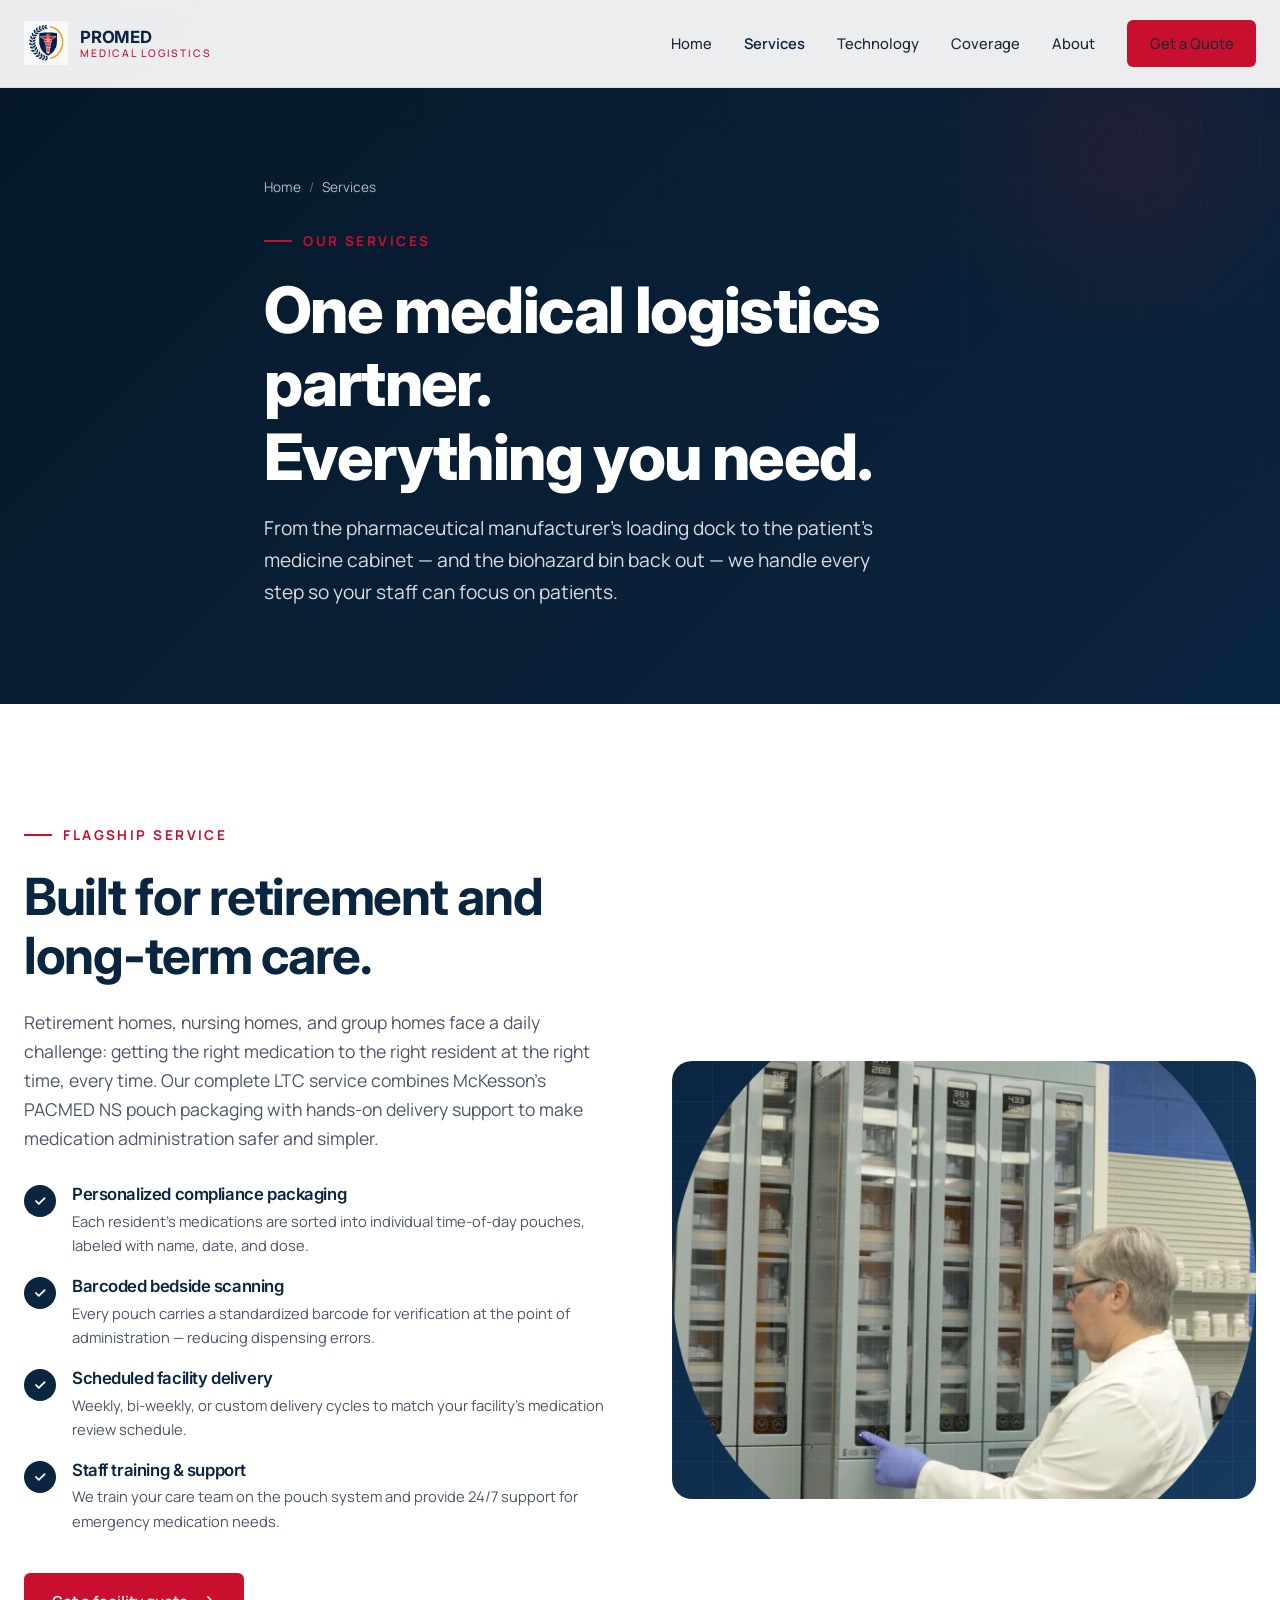
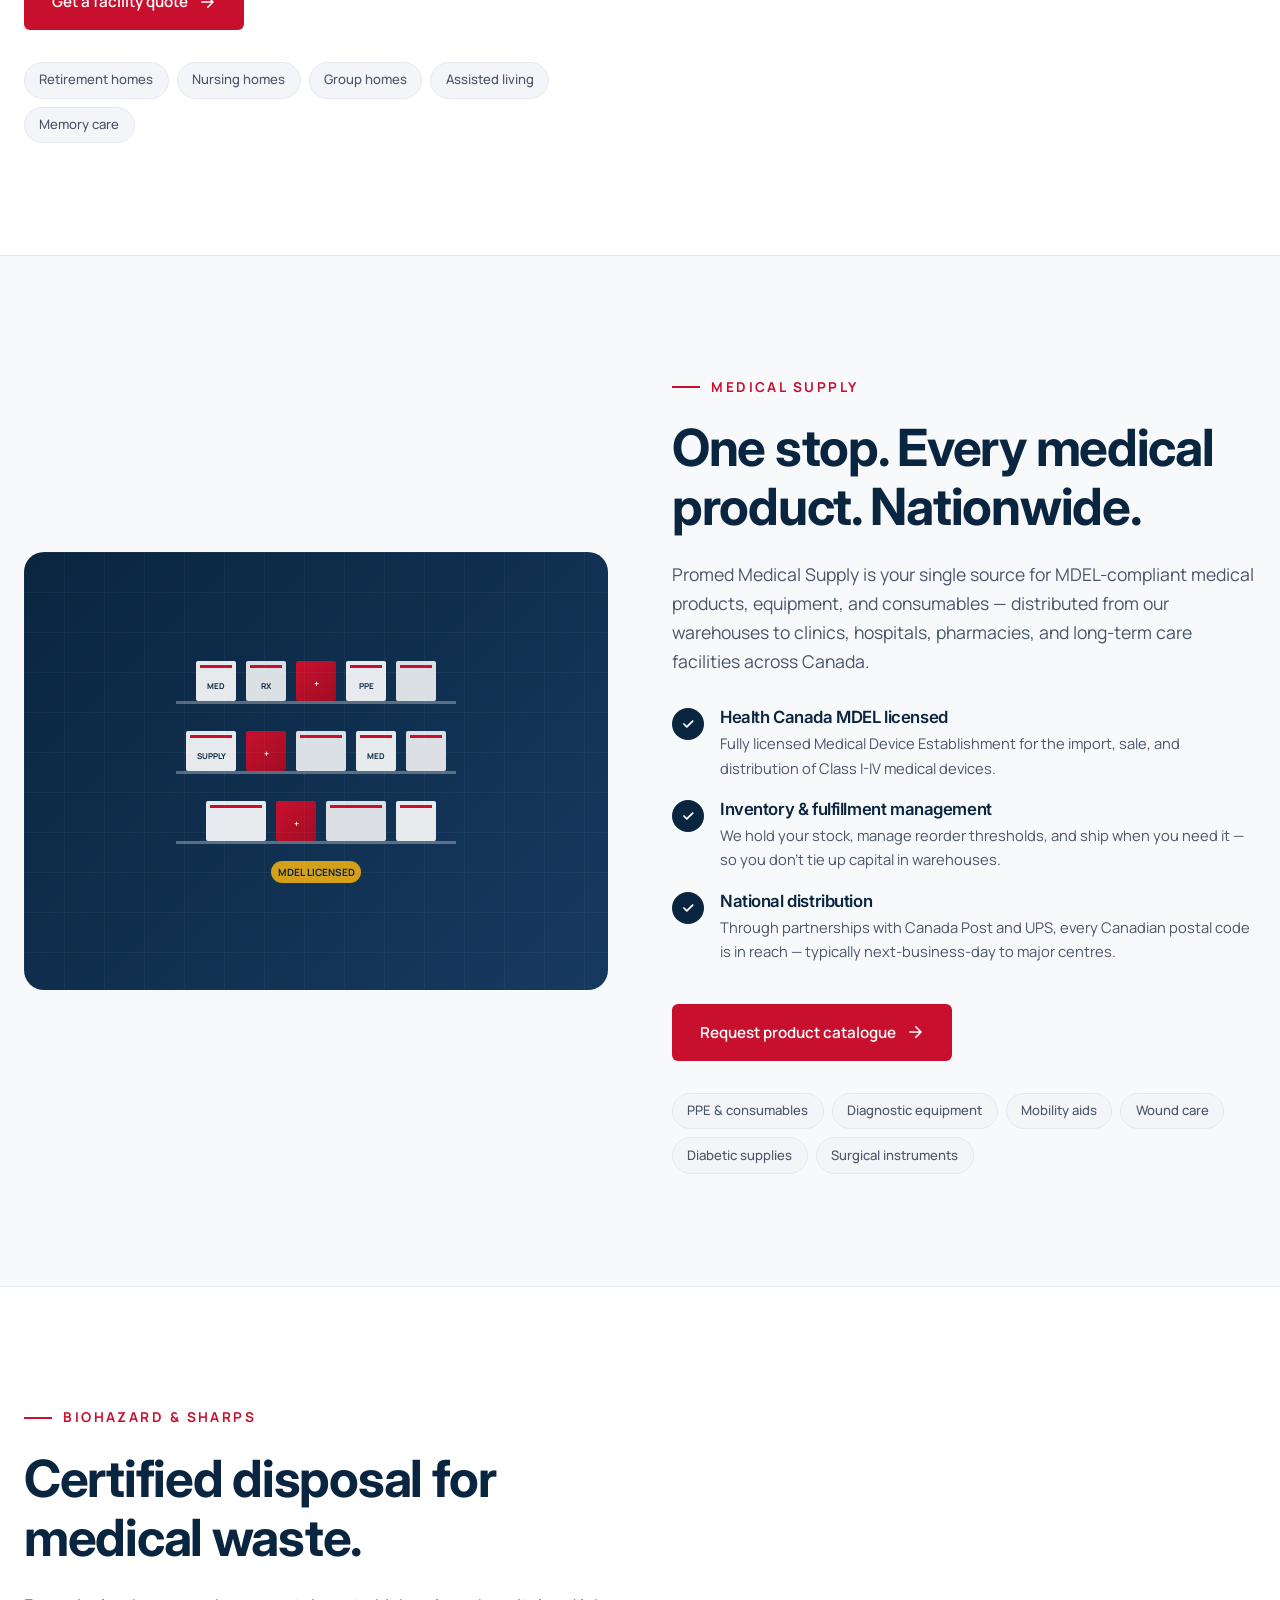
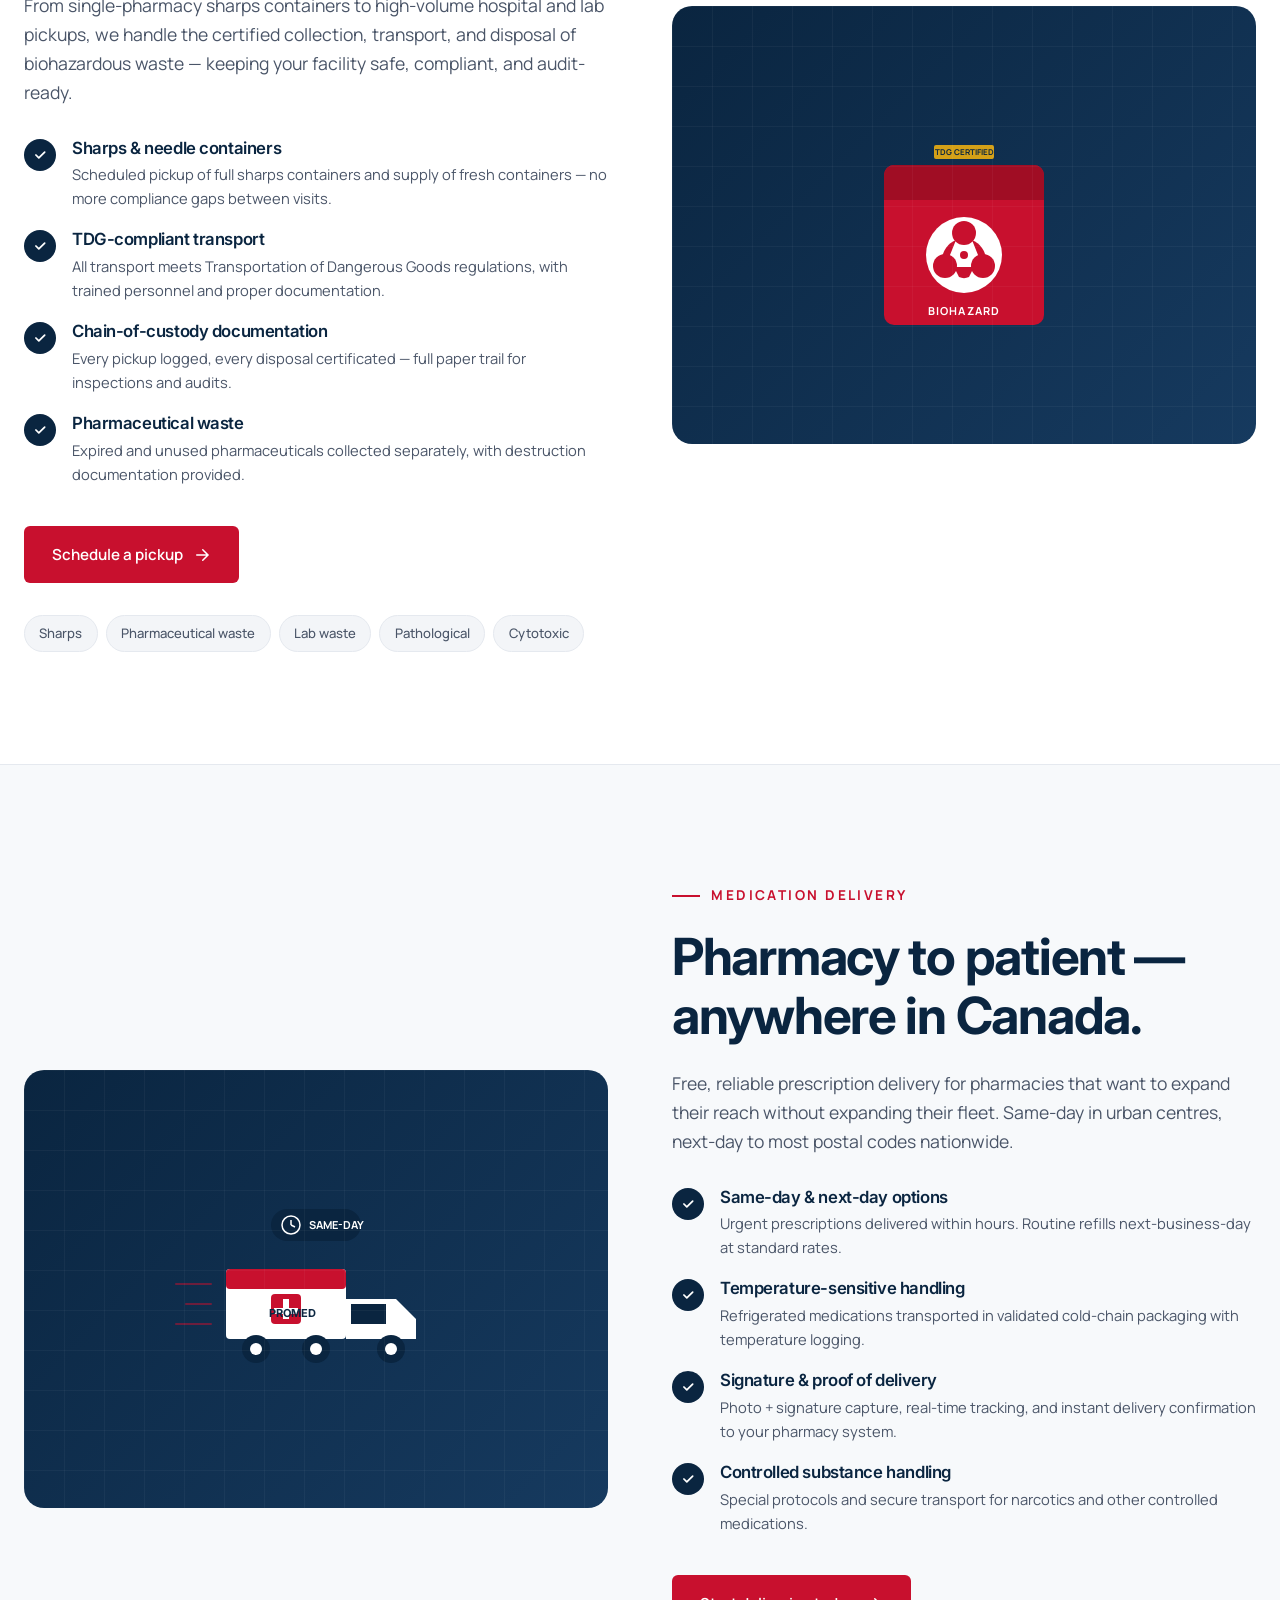
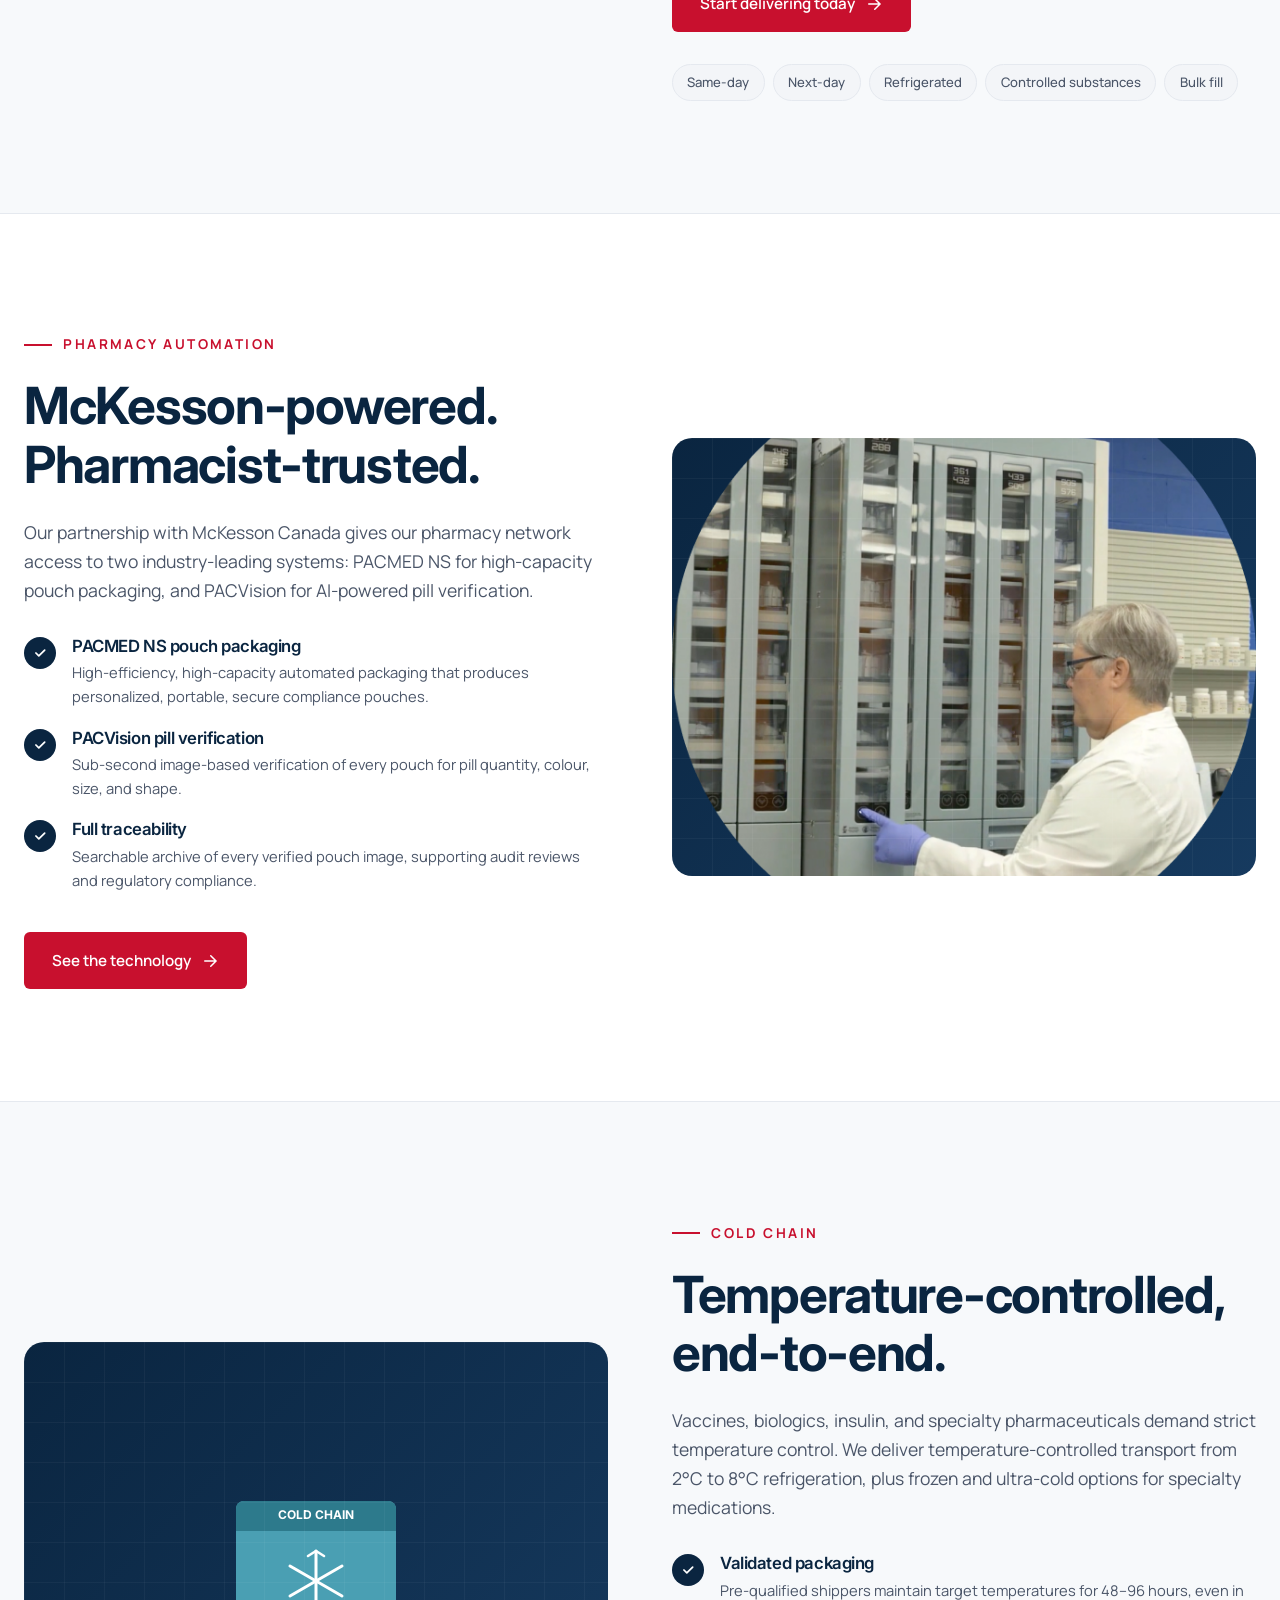
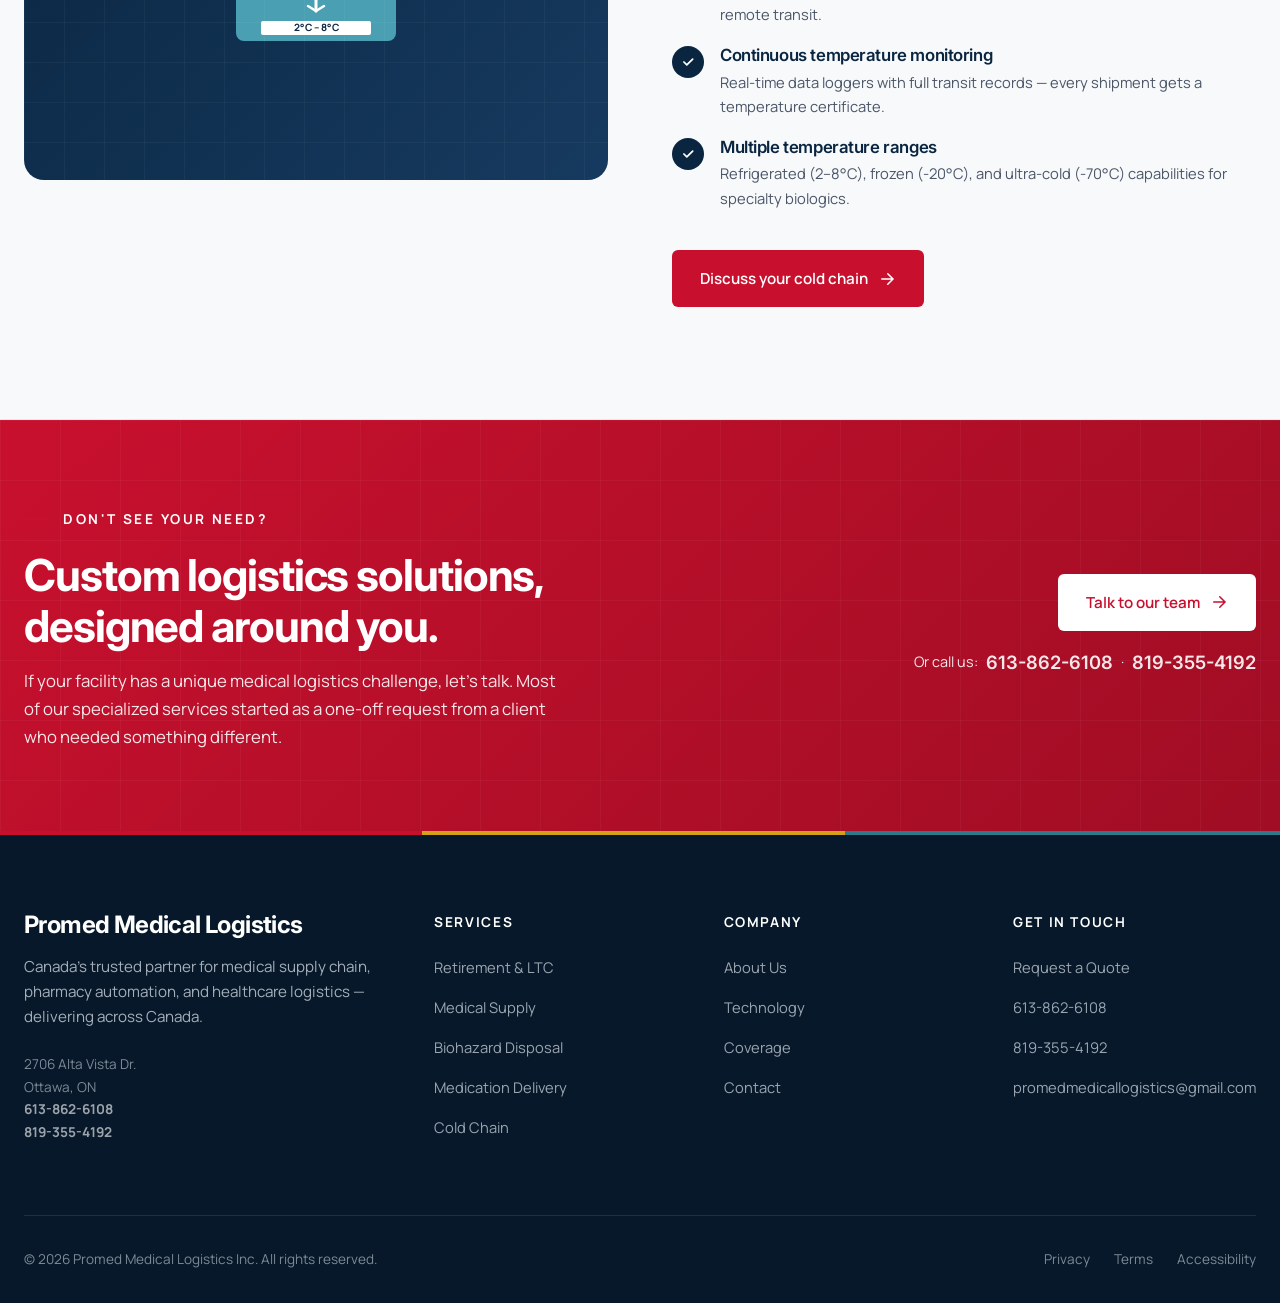
<file: pages/services.html>
<!DOCTYPE html>
<html lang="en">
<head>
  <meta charset="UTF-8">
  <meta name="viewport" content="width=device-width, initial-scale=1.0">
  <title>Services — Promed Medical Logistics</title>
  <meta name="description" content="Complete medical logistics services: long-term care medication packaging, biohazard disposal, MDEL-compliant medical supply, cold chain, and more.">

  <link rel="stylesheet" href="../css/style.css">
  <link rel="stylesheet" href="../css/home.css">
  <link rel="stylesheet" href="../css/pages.css">
  <link rel="icon" type="image/svg+xml" href="data:image/svg+xml,%3Csvg xmlns='http://www.w3.org/2000/svg' viewBox='0 0 100 100'%3E%3Crect width='100' height='100' rx='15' fill='%230a2540'/%3E%3Cpath d='M50 22v56M30 50h40' stroke='%23c8102e' stroke-width='8' stroke-linecap='round'/%3E%3C/svg%3E">
</head>
<body>

  <!-- NAVIGATION -->
  <nav class="nav">
    <div class="container nav-inner">
      <a href="../index.html" class="nav-logo">
        <div class="nav-logo-mark nav-logo-mark--img">
          <img src="../images/promed-logo.png" alt="ProMed Medical Logistics" width="44" height="44" decoding="async">
        </div>
        <div class="nav-logo-text">
          <span class="brand">PROMED</span>
          <span class="sub">Medical Logistics</span>
        </div>
      </a>
      <div class="nav-menu" id="navMenu">
        <a href="../index.html">Home</a>
        <a href="services.html" class="active">Services</a>
        <a href="technology.html">Technology</a>
        <a href="coverage.html">Coverage</a>
        <a href="about.html">About</a>
        <a href="contact.html" class="nav-cta">Get a Quote</a>
      </div>
      <button class="nav-toggle" id="navToggle" aria-label="Menu"><span></span><span></span><span></span></button>
    </div>
  </nav>

  <!-- PAGE HERO -->
  <section class="page-hero">
    <div class="container page-hero-inner">
      <div class="breadcrumb">
        <a href="../index.html">Home</a>
        <span class="sep">/</span>
        <span>Services</span>
      </div>
      <span class="eyebrow">Our services</span>
      <h1>One medical logistics partner.<br>Everything you need.</h1>
      <p class="lead">From the pharmaceutical manufacturer's loading dock to the patient's medicine cabinet — and the biohazard bin back out — we handle every step so your staff can focus on patients.</p>
    </div>
  </section>

  <!-- SERVICE 1 — LTC -->
  <section class="service-detail" id="ltc">
    <div class="container">
      <div class="service-detail-inner">
        <div class="service-detail-content">
          <span class="eyebrow">Flagship service</span>
          <h2>Built for retirement and long-term care.</h2>
          <p>Retirement homes, nursing homes, and group homes face a daily challenge: getting the right medication to the right resident at the right time, every time. Our complete LTC service combines McKesson's PACMED NS pouch packaging with hands-on delivery support to make medication administration safer and simpler.</p>

          <div class="feature-list">
            <div class="feature-item">
              <div class="feature-check"><svg viewBox="0 0 24 24" fill="none"><path d="M5 12l5 5L20 7" stroke="currentColor" stroke-width="3" stroke-linecap="round" stroke-linejoin="round"/></svg></div>
              <div>
                <h4>Personalized compliance packaging</h4>
                <p>Each resident's medications are sorted into individual time-of-day pouches, labeled with name, date, and dose.</p>
              </div>
            </div>
            <div class="feature-item">
              <div class="feature-check"><svg viewBox="0 0 24 24" fill="none"><path d="M5 12l5 5L20 7" stroke="currentColor" stroke-width="3" stroke-linecap="round" stroke-linejoin="round"/></svg></div>
              <div>
                <h4>Barcoded bedside scanning</h4>
                <p>Every pouch carries a standardized barcode for verification at the point of administration — reducing dispensing errors.</p>
              </div>
            </div>
            <div class="feature-item">
              <div class="feature-check"><svg viewBox="0 0 24 24" fill="none"><path d="M5 12l5 5L20 7" stroke="currentColor" stroke-width="3" stroke-linecap="round" stroke-linejoin="round"/></svg></div>
              <div>
                <h4>Scheduled facility delivery</h4>
                <p>Weekly, bi-weekly, or custom delivery cycles to match your facility's medication review schedule.</p>
              </div>
            </div>
            <div class="feature-item">
              <div class="feature-check"><svg viewBox="0 0 24 24" fill="none"><path d="M5 12l5 5L20 7" stroke="currentColor" stroke-width="3" stroke-linecap="round" stroke-linejoin="round"/></svg></div>
              <div>
                <h4>Staff training & support</h4>
                <p>We train your care team on the pouch system and provide 24/7 support for emergency medication needs.</p>
              </div>
            </div>
          </div>

          <a href="contact.html" class="btn btn-primary">
            Get a facility quote
            <svg viewBox="0 0 24 24" fill="none" width="18" height="18"><path d="M5 12h14M13 5l7 7-7 7" stroke="currentColor" stroke-width="2" stroke-linecap="round"/></svg>
          </a>

          <div class="service-tag-cloud">
            <span class="service-tag">Retirement homes</span>
            <span class="service-tag">Nursing homes</span>
            <span class="service-tag">Group homes</span>
            <span class="service-tag">Assisted living</span>
            <span class="service-tag">Memory care</span>
          </div>
        </div>

        <div class="service-visual has-image">
          <img src="../images/pacmed-machine.png" alt="PACMED NS automated pouch packaging machine">
        </div>
      </div>
    </div>
  </section>

  <!-- SERVICE 2 — Supply -->
  <section class="service-detail" id="supply">
    <div class="container">
      <div class="service-detail-inner">
        <div class="service-detail-content">
          <span class="eyebrow">Medical supply</span>
          <h2>One stop. Every medical product. Nationwide.</h2>
          <p>Promed Medical Supply is your single source for MDEL-compliant medical products, equipment, and consumables — distributed from our warehouses to clinics, hospitals, pharmacies, and long-term care facilities across Canada.</p>

          <div class="feature-list">
            <div class="feature-item">
              <div class="feature-check"><svg viewBox="0 0 24 24" fill="none"><path d="M5 12l5 5L20 7" stroke="currentColor" stroke-width="3" stroke-linecap="round" stroke-linejoin="round"/></svg></div>
              <div>
                <h4>Health Canada MDEL licensed</h4>
                <p>Fully licensed Medical Device Establishment for the import, sale, and distribution of Class I-IV medical devices.</p>
              </div>
            </div>
            <div class="feature-item">
              <div class="feature-check"><svg viewBox="0 0 24 24" fill="none"><path d="M5 12l5 5L20 7" stroke="currentColor" stroke-width="3" stroke-linecap="round" stroke-linejoin="round"/></svg></div>
              <div>
                <h4>Inventory & fulfillment management</h4>
                <p>We hold your stock, manage reorder thresholds, and ship when you need it — so you don't tie up capital in warehouses.</p>
              </div>
            </div>
            <div class="feature-item">
              <div class="feature-check"><svg viewBox="0 0 24 24" fill="none"><path d="M5 12l5 5L20 7" stroke="currentColor" stroke-width="3" stroke-linecap="round" stroke-linejoin="round"/></svg></div>
              <div>
                <h4>National distribution</h4>
                <p>Through partnerships with Canada Post and UPS, every Canadian postal code is in reach — typically next-business-day to major centres.</p>
              </div>
            </div>
          </div>

          <a href="contact.html" class="btn btn-primary">
            Request product catalogue
            <svg viewBox="0 0 24 24" fill="none" width="18" height="18"><path d="M5 12h14M13 5l7 7-7 7" stroke="currentColor" stroke-width="2" stroke-linecap="round"/></svg>
          </a>

          <div class="service-tag-cloud">
            <span class="service-tag">PPE & consumables</span>
            <span class="service-tag">Diagnostic equipment</span>
            <span class="service-tag">Mobility aids</span>
            <span class="service-tag">Wound care</span>
            <span class="service-tag">Diabetic supplies</span>
            <span class="service-tag">Surgical instruments</span>
          </div>
        </div>

        <div class="service-visual">
          <svg class="illustration" viewBox="0 0 320 240" xmlns="http://www.w3.org/2000/svg">
            <!-- Warehouse boxes illustration -->
            <defs>
              <linearGradient id="boxGrad1" x1="0" y1="0" x2="1" y2="1">
                <stop offset="0%" stop-color="#c8102e"/>
                <stop offset="100%" stop-color="#a00d24"/>
              </linearGradient>
            </defs>
            <!-- Shelves -->
            <rect x="20" y="50" width="280" height="3" fill="white" opacity="0.3"/>
            <rect x="20" y="120" width="280" height="3" fill="white" opacity="0.3"/>
            <rect x="20" y="190" width="280" height="3" fill="white" opacity="0.3"/>

            <!-- Top row boxes -->
            <rect x="40" y="10" width="40" height="40" fill="white" opacity="0.9" rx="2"/>
            <rect x="44" y="14" width="32" height="3" fill="#c8102e"/>
            <text x="60" y="38" text-anchor="middle" fill="#0a2540" font-family="Manrope" font-size="8" font-weight="700">MED</text>

            <rect x="90" y="10" width="40" height="40" fill="white" opacity="0.85" rx="2"/>
            <rect x="94" y="14" width="32" height="3" fill="#c8102e"/>
            <text x="110" y="38" text-anchor="middle" fill="#0a2540" font-family="Manrope" font-size="8" font-weight="700">RX</text>

            <rect x="140" y="10" width="40" height="40" fill="url(#boxGrad1)" rx="2"/>
            <text x="160" y="36" text-anchor="middle" fill="white" font-family="Manrope" font-size="9" font-weight="700">+</text>

            <rect x="190" y="10" width="40" height="40" fill="white" opacity="0.9" rx="2"/>
            <rect x="194" y="14" width="32" height="3" fill="#c8102e"/>
            <text x="210" y="38" text-anchor="middle" fill="#0a2540" font-family="Manrope" font-size="8" font-weight="700">PPE</text>

            <rect x="240" y="10" width="40" height="40" fill="white" opacity="0.85" rx="2"/>
            <rect x="244" y="14" width="32" height="3" fill="#c8102e"/>

            <!-- Middle row -->
            <rect x="30" y="80" width="50" height="40" fill="white" opacity="0.9" rx="2"/>
            <rect x="34" y="84" width="42" height="3" fill="#c8102e"/>
            <text x="55" y="108" text-anchor="middle" fill="#0a2540" font-family="Manrope" font-size="8" font-weight="700">SUPPLY</text>

            <rect x="90" y="80" width="40" height="40" fill="url(#boxGrad1)" rx="2"/>
            <text x="110" y="106" text-anchor="middle" fill="white" font-family="Manrope" font-size="9" font-weight="700">+</text>

            <rect x="140" y="80" width="50" height="40" fill="white" opacity="0.85" rx="2"/>
            <rect x="144" y="84" width="42" height="3" fill="#c8102e"/>

            <rect x="200" y="80" width="40" height="40" fill="white" opacity="0.9" rx="2"/>
            <rect x="204" y="84" width="32" height="3" fill="#c8102e"/>
            <text x="220" y="108" text-anchor="middle" fill="#0a2540" font-family="Manrope" font-size="8" font-weight="700">MED</text>

            <rect x="250" y="80" width="40" height="40" fill="white" opacity="0.85" rx="2"/>
            <rect x="254" y="84" width="32" height="3" fill="#c8102e"/>

            <!-- Bottom -->
            <rect x="50" y="150" width="60" height="40" fill="white" opacity="0.9" rx="2"/>
            <rect x="54" y="154" width="52" height="3" fill="#c8102e"/>

            <rect x="120" y="150" width="40" height="40" fill="url(#boxGrad1)" rx="2"/>
            <text x="140" y="176" text-anchor="middle" fill="white" font-family="Manrope" font-size="9" font-weight="700">+</text>

            <rect x="170" y="150" width="60" height="40" fill="white" opacity="0.85" rx="2"/>
            <rect x="174" y="154" width="52" height="3" fill="#c8102e"/>

            <rect x="240" y="150" width="40" height="40" fill="white" opacity="0.9" rx="2"/>
            <rect x="244" y="154" width="32" height="3" fill="#c8102e"/>

            <!-- MDEL badge -->
            <rect x="115" y="210" width="90" height="22" fill="#d4a017" rx="11"/>
            <text x="160" y="225" text-anchor="middle" fill="#0a2540" font-family="Manrope" font-size="10" font-weight="700">MDEL LICENSED</text>
          </svg>
        </div>
      </div>
    </div>
  </section>

  <!-- SERVICE 3 — Biohazard -->
  <section class="service-detail" id="biohazard">
    <div class="container">
      <div class="service-detail-inner">
        <div class="service-detail-content">
          <span class="eyebrow">Biohazard & sharps</span>
          <h2>Certified disposal for medical waste.</h2>
          <p>From single-pharmacy sharps containers to high-volume hospital and lab pickups, we handle the certified collection, transport, and disposal of biohazardous waste — keeping your facility safe, compliant, and audit-ready.</p>

          <div class="feature-list">
            <div class="feature-item">
              <div class="feature-check"><svg viewBox="0 0 24 24" fill="none"><path d="M5 12l5 5L20 7" stroke="currentColor" stroke-width="3" stroke-linecap="round" stroke-linejoin="round"/></svg></div>
              <div>
                <h4>Sharps & needle containers</h4>
                <p>Scheduled pickup of full sharps containers and supply of fresh containers — no more compliance gaps between visits.</p>
              </div>
            </div>
            <div class="feature-item">
              <div class="feature-check"><svg viewBox="0 0 24 24" fill="none"><path d="M5 12l5 5L20 7" stroke="currentColor" stroke-width="3" stroke-linecap="round" stroke-linejoin="round"/></svg></div>
              <div>
                <h4>TDG-compliant transport</h4>
                <p>All transport meets Transportation of Dangerous Goods regulations, with trained personnel and proper documentation.</p>
              </div>
            </div>
            <div class="feature-item">
              <div class="feature-check"><svg viewBox="0 0 24 24" fill="none"><path d="M5 12l5 5L20 7" stroke="currentColor" stroke-width="3" stroke-linecap="round" stroke-linejoin="round"/></svg></div>
              <div>
                <h4>Chain-of-custody documentation</h4>
                <p>Every pickup logged, every disposal certificated — full paper trail for inspections and audits.</p>
              </div>
            </div>
            <div class="feature-item">
              <div class="feature-check"><svg viewBox="0 0 24 24" fill="none"><path d="M5 12l5 5L20 7" stroke="currentColor" stroke-width="3" stroke-linecap="round" stroke-linejoin="round"/></svg></div>
              <div>
                <h4>Pharmaceutical waste</h4>
                <p>Expired and unused pharmaceuticals collected separately, with destruction documentation provided.</p>
              </div>
            </div>
          </div>

          <a href="contact.html" class="btn btn-primary">
            Schedule a pickup
            <svg viewBox="0 0 24 24" fill="none" width="18" height="18"><path d="M5 12h14M13 5l7 7-7 7" stroke="currentColor" stroke-width="2" stroke-linecap="round"/></svg>
          </a>

          <div class="service-tag-cloud">
            <span class="service-tag">Sharps</span>
            <span class="service-tag">Pharmaceutical waste</span>
            <span class="service-tag">Lab waste</span>
            <span class="service-tag">Pathological</span>
            <span class="service-tag">Cytotoxic</span>
          </div>
        </div>

        <div class="service-visual">
          <svg class="illustration" viewBox="0 0 320 240" xmlns="http://www.w3.org/2000/svg">
            <!-- Biohazard container -->
            <rect x="80" y="60" width="160" height="160" fill="#c8102e" rx="10"/>
            <rect x="80" y="60" width="160" height="35" fill="#a00d24" rx="10"/>
            <rect x="80" y="80" width="160" height="15" fill="#a00d24"/>

            <!-- Biohazard symbol -->
            <g transform="translate(160, 150)">
              <circle r="38" fill="white"/>
              <!-- Three petals of biohazard -->
              <g fill="#c8102e">
                <circle cx="0" cy="-22" r="12"/>
                <circle cx="19" cy="11" r="12"/>
                <circle cx="-19" cy="11" r="12"/>
                <circle r="9" fill="white"/>
                <circle r="4" fill="#c8102e"/>
                <!-- Connecting bands -->
                <path d="M -8 -15 L -16 5 L -22 5 A 22 22 0 0 1 -8 -15 Z"/>
                <path d="M 8 -15 L 16 5 L 22 5 A 22 22 0 0 0 8 -15 Z"/>
                <path d="M -10 12 L 10 12 L 5 22 A 12 12 0 0 1 -5 22 Z"/>
              </g>
            </g>

            <!-- Warning text -->
            <text x="160" y="210" text-anchor="middle" fill="white" font-family="Manrope" font-size="11" font-weight="700" letter-spacing="0.1em">BIOHAZARD</text>

            <!-- Tag at top -->
            <rect x="130" y="40" width="60" height="14" fill="#d4a017" rx="2"/>
            <text x="160" y="50" text-anchor="middle" fill="#0a2540" font-family="Manrope" font-size="8" font-weight="700">TDG CERTIFIED</text>
          </svg>
        </div>
      </div>
    </div>
  </section>

  <!-- SERVICE 4 — Medication Delivery -->
  <section class="service-detail" id="medication">
    <div class="container">
      <div class="service-detail-inner">
        <div class="service-detail-content">
          <span class="eyebrow">Medication delivery</span>
          <h2>Pharmacy to patient — anywhere in Canada.</h2>
          <p>Free, reliable prescription delivery for pharmacies that want to expand their reach without expanding their fleet. Same-day in urban centres, next-day to most postal codes nationwide.</p>

          <div class="feature-list">
            <div class="feature-item">
              <div class="feature-check"><svg viewBox="0 0 24 24" fill="none"><path d="M5 12l5 5L20 7" stroke="currentColor" stroke-width="3" stroke-linecap="round" stroke-linejoin="round"/></svg></div>
              <div>
                <h4>Same-day & next-day options</h4>
                <p>Urgent prescriptions delivered within hours. Routine refills next-business-day at standard rates.</p>
              </div>
            </div>
            <div class="feature-item">
              <div class="feature-check"><svg viewBox="0 0 24 24" fill="none"><path d="M5 12l5 5L20 7" stroke="currentColor" stroke-width="3" stroke-linecap="round" stroke-linejoin="round"/></svg></div>
              <div>
                <h4>Temperature-sensitive handling</h4>
                <p>Refrigerated medications transported in validated cold-chain packaging with temperature logging.</p>
              </div>
            </div>
            <div class="feature-item">
              <div class="feature-check"><svg viewBox="0 0 24 24" fill="none"><path d="M5 12l5 5L20 7" stroke="currentColor" stroke-width="3" stroke-linecap="round" stroke-linejoin="round"/></svg></div>
              <div>
                <h4>Signature & proof of delivery</h4>
                <p>Photo + signature capture, real-time tracking, and instant delivery confirmation to your pharmacy system.</p>
              </div>
            </div>
            <div class="feature-item">
              <div class="feature-check"><svg viewBox="0 0 24 24" fill="none"><path d="M5 12l5 5L20 7" stroke="currentColor" stroke-width="3" stroke-linecap="round" stroke-linejoin="round"/></svg></div>
              <div>
                <h4>Controlled substance handling</h4>
                <p>Special protocols and secure transport for narcotics and other controlled medications.</p>
              </div>
            </div>
          </div>

          <a href="contact.html" class="btn btn-primary">
            Start delivering today
            <svg viewBox="0 0 24 24" fill="none" width="18" height="18"><path d="M5 12h14M13 5l7 7-7 7" stroke="currentColor" stroke-width="2" stroke-linecap="round"/></svg>
          </a>

          <div class="service-tag-cloud">
            <span class="service-tag">Same-day</span>
            <span class="service-tag">Next-day</span>
            <span class="service-tag">Refrigerated</span>
            <span class="service-tag">Controlled substances</span>
            <span class="service-tag">Bulk fill</span>
          </div>
        </div>

        <div class="service-visual">
          <svg class="illustration" viewBox="0 0 320 240" xmlns="http://www.w3.org/2000/svg">
            <!-- Delivery truck -->
            <g>
              <!-- Truck body -->
              <rect x="70" y="100" width="120" height="70" fill="white" rx="4"/>
              <rect x="70" y="100" width="120" height="20" fill="#c8102e" rx="4"/>
              <!-- Cab -->
              <path d="M 190 130 L 240 130 L 260 150 L 260 170 L 190 170 Z" fill="white"/>
              <rect x="195" y="135" width="35" height="20" fill="#0a2540"/>
              <!-- Wheels -->
              <circle cx="100" cy="180" r="14" fill="#0a2540"/>
              <circle cx="100" cy="180" r="6" fill="white"/>
              <circle cx="160" cy="180" r="14" fill="#0a2540"/>
              <circle cx="160" cy="180" r="6" fill="white"/>
              <circle cx="235" cy="180" r="14" fill="#0a2540"/>
              <circle cx="235" cy="180" r="6" fill="white"/>
              <!-- Medical cross on side -->
              <rect x="115" y="125" width="30" height="30" fill="#c8102e" rx="4"/>
              <rect x="127" y="130" width="6" height="20" fill="white"/>
              <rect x="118" y="139" width="24" height="6" fill="white"/>
              <!-- Promed text -->
              <text x="160" y="148" fill="#0a2540" font-family="Inter, sans-serif" font-size="11" font-weight="700">PROMED</text>
            </g>

            <!-- Speed lines -->
            <g stroke="#c8102e" stroke-width="2" stroke-linecap="round" opacity="0.5">
              <line x1="20" y1="115" x2="55" y2="115"/>
              <line x1="30" y1="135" x2="55" y2="135"/>
              <line x1="20" y1="155" x2="55" y2="155"/>
            </g>

            <!-- Time badge -->
            <rect x="115" y="40" width="90" height="32" fill="#0a2540" rx="16"/>
            <circle cx="135" cy="56" r="9" fill="none" stroke="white" stroke-width="1.5"/>
            <line x1="135" y1="51" x2="135" y2="56" stroke="white" stroke-width="1.5"/>
            <line x1="135" y1="56" x2="139" y2="58" stroke="white" stroke-width="1.5"/>
            <text x="180" y="60" text-anchor="middle" fill="white" font-family="Manrope" font-size="11" font-weight="700">SAME-DAY</text>
          </svg>
        </div>
      </div>
    </div>
  </section>

  <!-- SERVICE 5 — Pharmacy Automation -->
  <section class="service-detail" id="automation">
    <div class="container">
      <div class="service-detail-inner">
        <div class="service-detail-content">
          <span class="eyebrow">Pharmacy automation</span>
          <h2>McKesson-powered. Pharmacist-trusted.</h2>
          <p>Our partnership with McKesson Canada gives our pharmacy network access to two industry-leading systems: PACMED NS for high-capacity pouch packaging, and PACVision for AI-powered pill verification.</p>

          <div class="feature-list">
            <div class="feature-item">
              <div class="feature-check"><svg viewBox="0 0 24 24" fill="none"><path d="M5 12l5 5L20 7" stroke="currentColor" stroke-width="3" stroke-linecap="round" stroke-linejoin="round"/></svg></div>
              <div>
                <h4>PACMED NS pouch packaging</h4>
                <p>High-efficiency, high-capacity automated packaging that produces personalized, portable, secure compliance pouches.</p>
              </div>
            </div>
            <div class="feature-item">
              <div class="feature-check"><svg viewBox="0 0 24 24" fill="none"><path d="M5 12l5 5L20 7" stroke="currentColor" stroke-width="3" stroke-linecap="round" stroke-linejoin="round"/></svg></div>
              <div>
                <h4>PACVision pill verification</h4>
                <p>Sub-second image-based verification of every pouch for pill quantity, colour, size, and shape.</p>
              </div>
            </div>
            <div class="feature-item">
              <div class="feature-check"><svg viewBox="0 0 24 24" fill="none"><path d="M5 12l5 5L20 7" stroke="currentColor" stroke-width="3" stroke-linecap="round" stroke-linejoin="round"/></svg></div>
              <div>
                <h4>Full traceability</h4>
                <p>Searchable archive of every verified pouch image, supporting audit reviews and regulatory compliance.</p>
              </div>
            </div>
          </div>

          <a href="technology.html" class="btn btn-primary">
            See the technology
            <svg viewBox="0 0 24 24" fill="none" width="18" height="18"><path d="M5 12h14M13 5l7 7-7 7" stroke="currentColor" stroke-width="2" stroke-linecap="round"/></svg>
          </a>
        </div>

        <div class="service-visual has-image">
          <img src="../images/pacmed-machine.png" alt="PACMED NS machine in operation">
        </div>
      </div>
    </div>
  </section>

  <!-- SERVICE 6 — Cold Chain -->
  <section class="service-detail" id="cold-chain">
    <div class="container">
      <div class="service-detail-inner">
        <div class="service-detail-content">
          <span class="eyebrow">Cold chain</span>
          <h2>Temperature-controlled, end-to-end.</h2>
          <p>Vaccines, biologics, insulin, and specialty pharmaceuticals demand strict temperature control. We deliver temperature-controlled transport from 2°C to 8°C refrigeration, plus frozen and ultra-cold options for specialty medications.</p>

          <div class="feature-list">
            <div class="feature-item">
              <div class="feature-check"><svg viewBox="0 0 24 24" fill="none"><path d="M5 12l5 5L20 7" stroke="currentColor" stroke-width="3" stroke-linecap="round" stroke-linejoin="round"/></svg></div>
              <div>
                <h4>Validated packaging</h4>
                <p>Pre-qualified shippers maintain target temperatures for 48–96 hours, even in remote transit.</p>
              </div>
            </div>
            <div class="feature-item">
              <div class="feature-check"><svg viewBox="0 0 24 24" fill="none"><path d="M5 12l5 5L20 7" stroke="currentColor" stroke-width="3" stroke-linecap="round" stroke-linejoin="round"/></svg></div>
              <div>
                <h4>Continuous temperature monitoring</h4>
                <p>Real-time data loggers with full transit records — every shipment gets a temperature certificate.</p>
              </div>
            </div>
            <div class="feature-item">
              <div class="feature-check"><svg viewBox="0 0 24 24" fill="none"><path d="M5 12l5 5L20 7" stroke="currentColor" stroke-width="3" stroke-linecap="round" stroke-linejoin="round"/></svg></div>
              <div>
                <h4>Multiple temperature ranges</h4>
                <p>Refrigerated (2–8°C), frozen (-20°C), and ultra-cold (-70°C) capabilities for specialty biologics.</p>
              </div>
            </div>
          </div>

          <a href="contact.html" class="btn btn-primary">
            Discuss your cold chain
            <svg viewBox="0 0 24 24" fill="none" width="18" height="18"><path d="M5 12h14M13 5l7 7-7 7" stroke="currentColor" stroke-width="2" stroke-linecap="round"/></svg>
          </a>
        </div>

        <div class="service-visual">
          <svg class="illustration" viewBox="0 0 320 240" xmlns="http://www.w3.org/2000/svg">
            <!-- Cold chain box -->
            <rect x="80" y="60" width="160" height="140" fill="#4a9fb3" rx="8"/>
            <rect x="80" y="60" width="160" height="30" fill="#2d7a8c" rx="8"/>
            <rect x="80" y="80" width="160" height="10" fill="#2d7a8c"/>

            <!-- Snowflake -->
            <g transform="translate(160, 140)" stroke="white" stroke-width="3" stroke-linecap="round" fill="none">
              <line x1="0" y1="-30" x2="0" y2="30"/>
              <line x1="-26" y1="-15" x2="26" y2="15"/>
              <line x1="-26" y1="15" x2="26" y2="-15"/>
              <line x1="-8" y1="-25" x2="0" y2="-30" stroke-width="2.5"/>
              <line x1="8" y1="-25" x2="0" y2="-30" stroke-width="2.5"/>
              <line x1="-8" y1="25" x2="0" y2="30" stroke-width="2.5"/>
              <line x1="8" y1="25" x2="0" y2="30" stroke-width="2.5"/>
            </g>

            <!-- Temp display -->
            <rect x="105" y="180" width="110" height="14" fill="white" rx="2"/>
            <text x="160" y="190" text-anchor="middle" fill="#0a2540" font-family="Manrope" font-size="10" font-weight="700">2°C – 8°C</text>

            <!-- Promed tag -->
            <text x="160" y="78" text-anchor="middle" fill="white" font-family="Inter, sans-serif" font-size="12" font-weight="700">COLD CHAIN</text>
          </svg>
        </div>
      </div>
    </div>
  </section>

  <!-- CTA -->
  <section class="cta-section">
    <div class="container cta-inner">
      <div>
        <span class="eyebrow" style="color: white;">Don't see your need?</span>
        <h2>Custom logistics solutions, designed around you.</h2>
        <p>If your facility has a unique medical logistics challenge, let's talk. Most of our specialized services started as a one-off request from a client who needed something different.</p>
      </div>
      <div class="cta-actions">
        <a href="contact.html" class="btn btn-primary">
          Talk to our team
          <svg viewBox="0 0 24 24" fill="none" width="18" height="18"><path d="M5 12h14M13 5l7 7-7 7" stroke="currentColor" stroke-width="2" stroke-linecap="round"/></svg>
        </a>
        <div class="cta-phone">Or call us: <strong><a href="tel:+16138626108">613-862-6108</a></strong> · <strong><a href="tel:+18193554192">819-355-4192</a></strong></div>
      </div>
    </div>
  </section>

  <!-- FOOTER -->
  <footer class="footer">
    <div class="container">
      <div class="footer-grid">
        <div class="footer-brand">
          <h3>Promed Medical Logistics</h3>
          <p>Canada's trusted partner for medical supply chain, pharmacy automation, and healthcare logistics — delivering across Canada.</p>
          <p style="font-size: 0.85rem; opacity: 0.6;">
            2706 Alta Vista Dr.<br>Ottawa, ON<br><strong style="color: white; opacity: 1;"><a href="tel:+16138626108" style="color: inherit;">613-862-6108</a></strong><br><strong style="color: white; opacity: 1;"><a href="tel:+18193554192" style="color: inherit;">819-355-4192</a></strong>
          </p>
        </div>
        <div>
          <h5>Services</h5>
          <ul>
            <li><a href="services.html#ltc">Retirement & LTC</a></li>
            <li><a href="services.html#supply">Medical Supply</a></li>
            <li><a href="services.html#biohazard">Biohazard Disposal</a></li>
            <li><a href="services.html#medication">Medication Delivery</a></li>
            <li><a href="services.html#cold-chain">Cold Chain</a></li>
          </ul>
        </div>
        <div>
          <h5>Company</h5>
          <ul>
            <li><a href="about.html">About Us</a></li>
            <li><a href="technology.html">Technology</a></li>
            <li><a href="coverage.html">Coverage</a></li>
            <li><a href="contact.html">Contact</a></li>
          </ul>
        </div>
        <div>
          <h5>Get In Touch</h5>
          <ul>
            <li><a href="contact.html">Request a Quote</a></li>
            <li><a href="tel:+16138626108">613-862-6108</a></li>
            <li><a href="tel:+18193554192">819-355-4192</a></li>
            <li><a href="mailto:promedmedicallogistics@gmail.com">promedmedicallogistics@gmail.com</a></li>
          </ul>
        </div>
      </div>
      <div class="footer-bottom">
        <div>© 2026 Promed Medical Logistics Inc. All rights reserved.</div>
        <div><a href="#">Privacy</a><a href="#">Terms</a><a href="#">Accessibility</a></div>
      </div>
    </div>
  </footer>

  <script src="../js/main.js"></script>
</body>
</html>
</file>
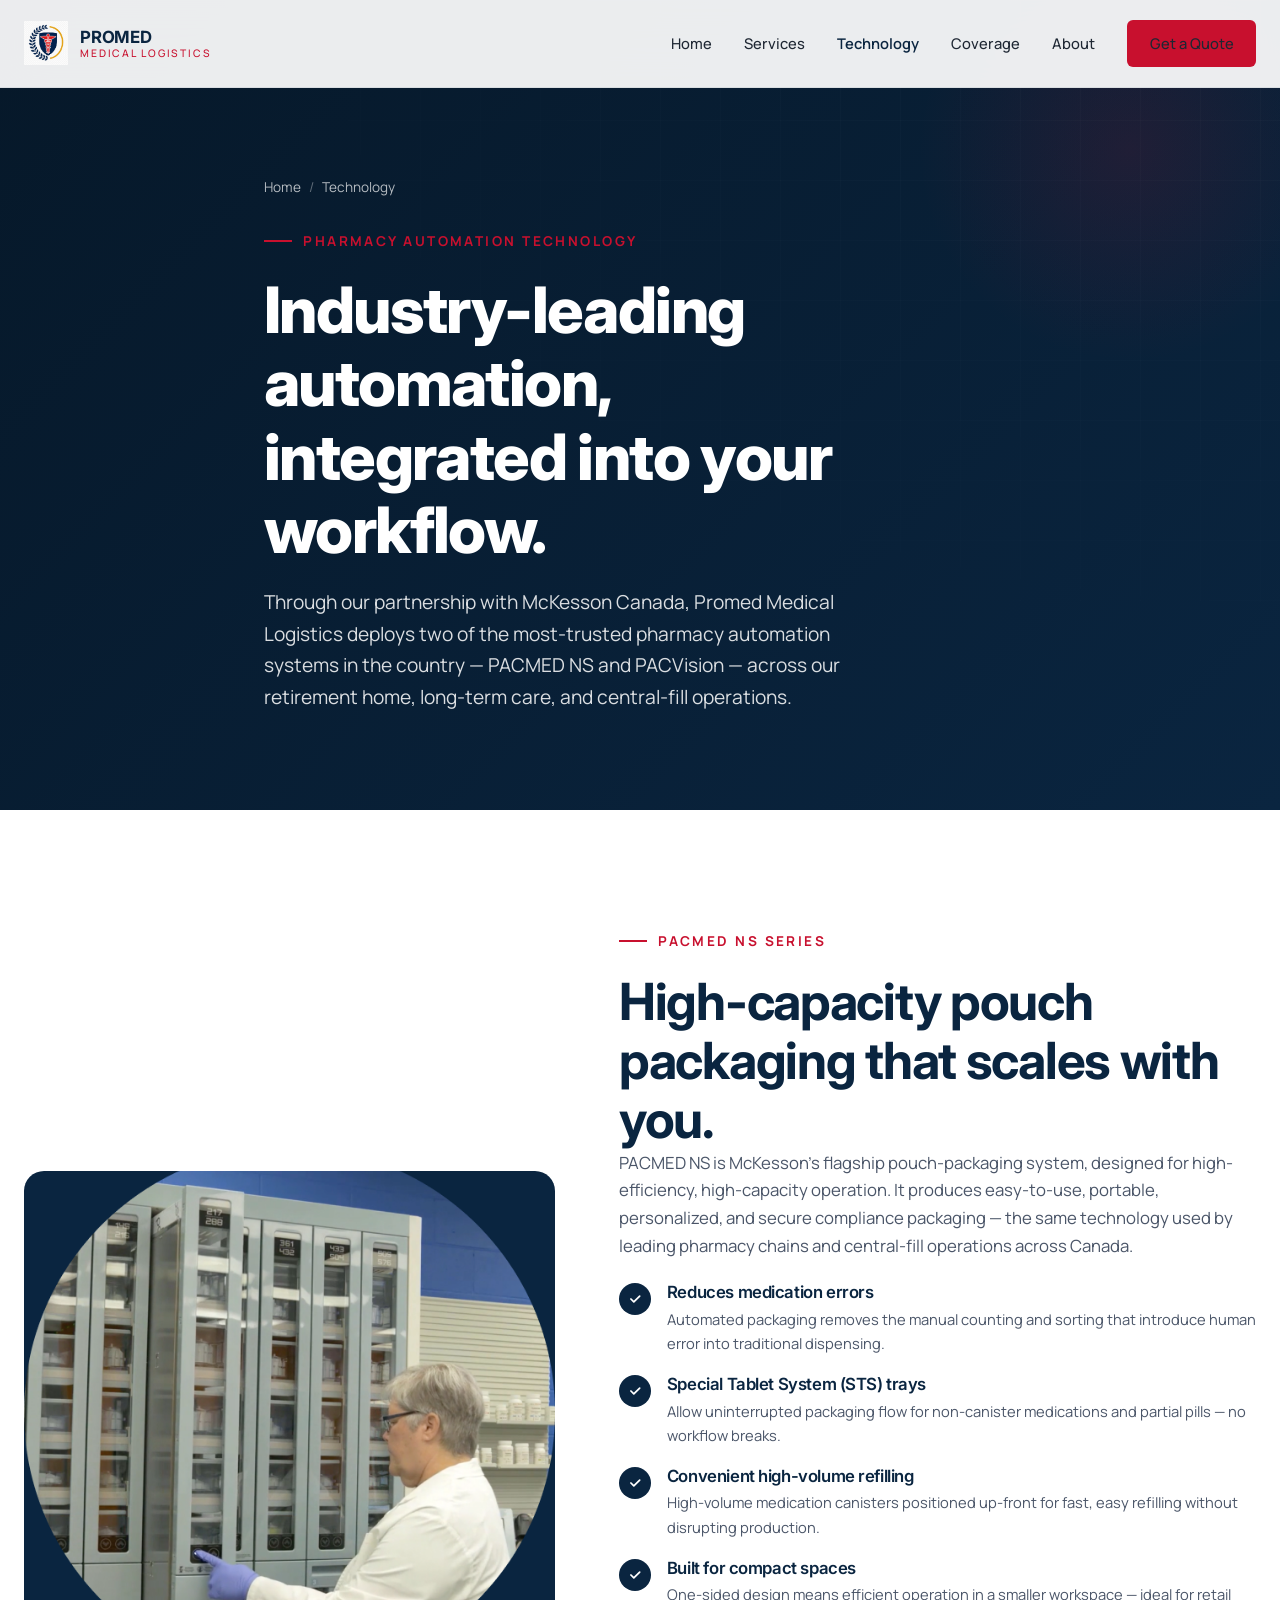
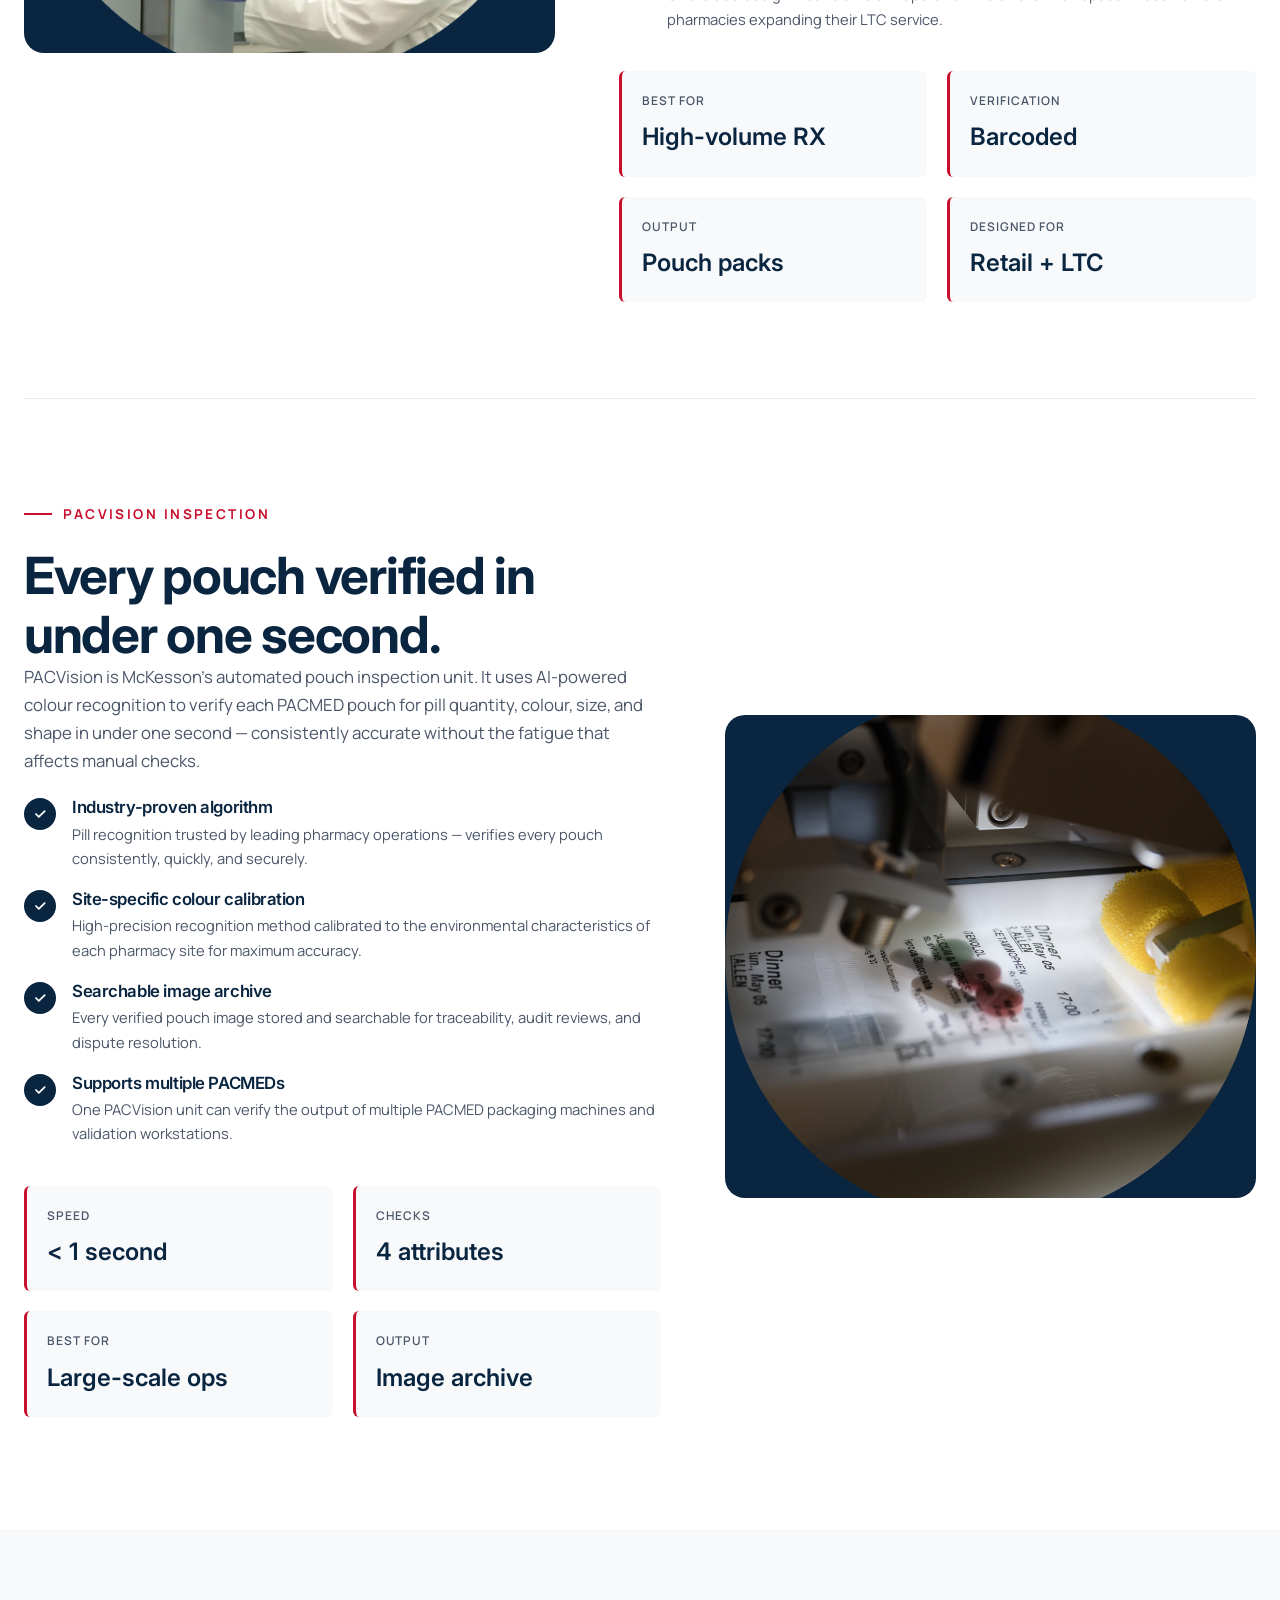
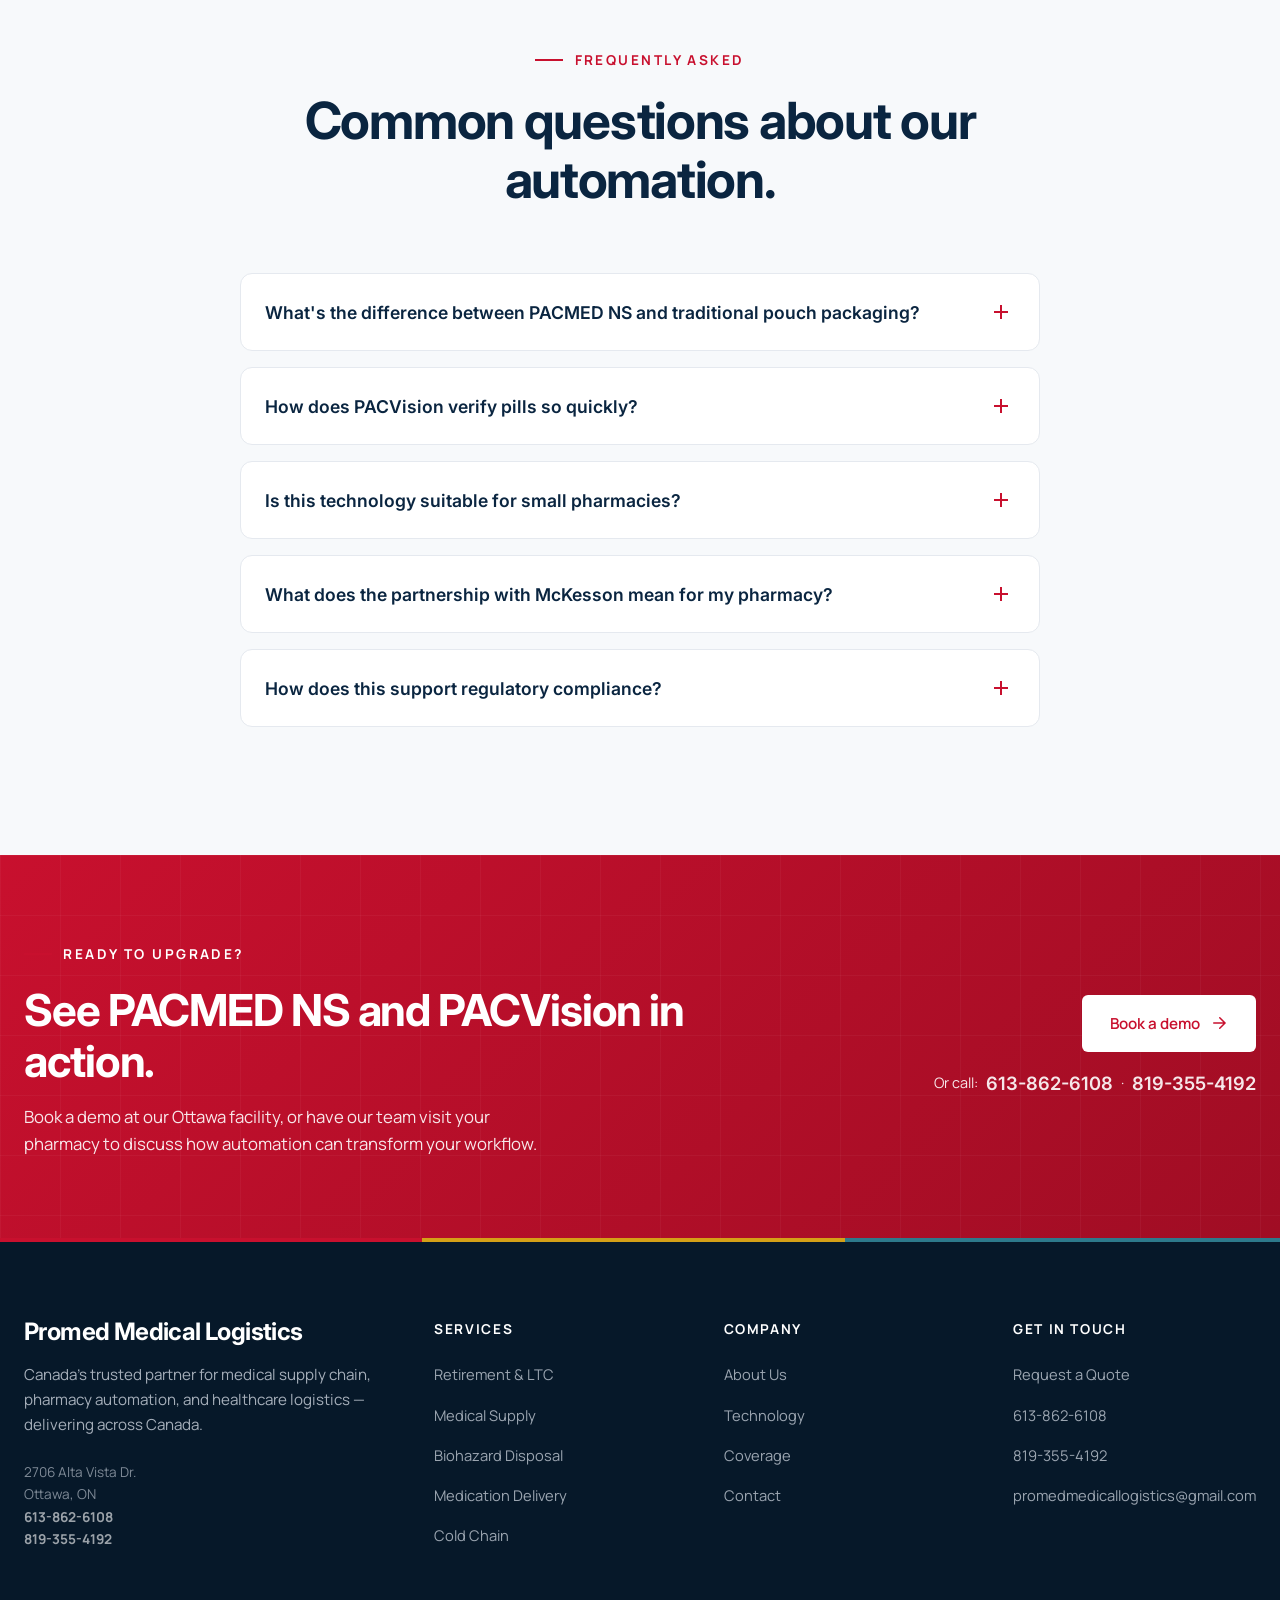
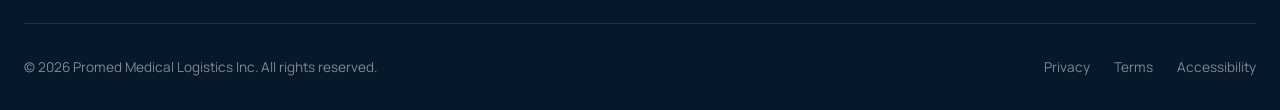
<file: pages/technology.html>
<!DOCTYPE html>
<html lang="en">
<head>
  <meta charset="UTF-8">
  <meta name="viewport" content="width=device-width, initial-scale=1.0">
  <title>Technology — Promed Medical Logistics</title>
  <meta name="description" content="McKesson-powered pharmacy automation: PACMED NS pouch packaging and PACVision AI pill verification — partnered with Promed Medical Logistics for Canadian pharmacies.">

  <link rel="stylesheet" href="../css/style.css">
  <link rel="stylesheet" href="../css/home.css">
  <link rel="stylesheet" href="../css/pages.css">
  <link rel="icon" type="image/svg+xml" href="data:image/svg+xml,%3Csvg xmlns='http://www.w3.org/2000/svg' viewBox='0 0 100 100'%3E%3Crect width='100' height='100' rx='15' fill='%230a2540'/%3E%3Cpath d='M50 22v56M30 50h40' stroke='%23c8102e' stroke-width='8' stroke-linecap='round'/%3E%3C/svg%3E">
</head>
<body>

  <nav class="nav">
    <div class="container nav-inner">
      <a href="../index.html" class="nav-logo">
        <div class="nav-logo-mark nav-logo-mark--img"><img src="../images/promed-logo.png" alt="ProMed Medical Logistics" width="44" height="44" decoding="async"></div>
        <div class="nav-logo-text"><span class="brand">PROMED</span><span class="sub">Medical Logistics</span></div>
      </a>
      <div class="nav-menu" id="navMenu">
        <a href="../index.html">Home</a>
        <a href="services.html">Services</a>
        <a href="technology.html" class="active">Technology</a>
        <a href="coverage.html">Coverage</a>
        <a href="about.html">About</a>
        <a href="contact.html" class="nav-cta">Get a Quote</a>
      </div>
      <button class="nav-toggle" id="navToggle" aria-label="Menu"><span></span><span></span><span></span></button>
    </div>
  </nav>

  <!-- PAGE HERO -->
  <section class="page-hero">
    <div class="container page-hero-inner">
      <div class="breadcrumb">
        <a href="../index.html">Home</a>
        <span class="sep">/</span>
        <span>Technology</span>
      </div>
      <span class="eyebrow">Pharmacy automation technology</span>
      <h1>Industry-leading automation,<br>integrated into your workflow.</h1>
      <p class="lead">Through our partnership with McKesson Canada, Promed Medical Logistics deploys two of the most-trusted pharmacy automation systems in the country — PACMED NS and PACVision — across our retirement home, long-term care, and central-fill operations.</p>
    </div>
  </section>

  <!-- TECH DETAIL -->
  <section class="tech-detail">
    <div class="container">

      <!-- PACMED NS -->
      <div class="tech-spotlight">
        <div class="tech-spotlight-visual">
          <img src="../images/pacmed-machine.png" alt="PACMED NS pouch packaging machine">
        </div>

        <div class="tech-spotlight-content">
          <span class="eyebrow">PACMED NS Series</span>
          <h2>High-capacity pouch packaging that scales with you.</h2>
          <p style="font-size: 1.05rem; color: var(--gray-600); margin-bottom: 1.5rem;">
            PACMED NS is McKesson's flagship pouch-packaging system, designed for high-efficiency, high-capacity operation. It produces easy-to-use, portable, personalized, and secure compliance packaging — the same technology used by leading pharmacy chains and central-fill operations across Canada.
          </p>

          <div class="feature-list">
            <div class="feature-item">
              <div class="feature-check"><svg viewBox="0 0 24 24" fill="none"><path d="M5 12l5 5L20 7" stroke="currentColor" stroke-width="3" stroke-linecap="round" stroke-linejoin="round"/></svg></div>
              <div>
                <h4>Reduces medication errors</h4>
                <p>Automated packaging removes the manual counting and sorting that introduce human error into traditional dispensing.</p>
              </div>
            </div>
            <div class="feature-item">
              <div class="feature-check"><svg viewBox="0 0 24 24" fill="none"><path d="M5 12l5 5L20 7" stroke="currentColor" stroke-width="3" stroke-linecap="round" stroke-linejoin="round"/></svg></div>
              <div>
                <h4>Special Tablet System (STS) trays</h4>
                <p>Allow uninterrupted packaging flow for non-canister medications and partial pills — no workflow breaks.</p>
              </div>
            </div>
            <div class="feature-item">
              <div class="feature-check"><svg viewBox="0 0 24 24" fill="none"><path d="M5 12l5 5L20 7" stroke="currentColor" stroke-width="3" stroke-linecap="round" stroke-linejoin="round"/></svg></div>
              <div>
                <h4>Convenient high-volume refilling</h4>
                <p>High-volume medication canisters positioned up-front for fast, easy refilling without disrupting production.</p>
              </div>
            </div>
            <div class="feature-item">
              <div class="feature-check"><svg viewBox="0 0 24 24" fill="none"><path d="M5 12l5 5L20 7" stroke="currentColor" stroke-width="3" stroke-linecap="round" stroke-linejoin="round"/></svg></div>
              <div>
                <h4>Built for compact spaces</h4>
                <p>One-sided design means efficient operation in a smaller workspace — ideal for retail pharmacies expanding their LTC service.</p>
              </div>
            </div>
          </div>

          <div class="tech-spec-grid">
            <div class="tech-spec">
              <div class="label">Best for</div>
              <div class="value">High-volume RX</div>
            </div>
            <div class="tech-spec">
              <div class="label">Verification</div>
              <div class="value">Barcoded</div>
            </div>
            <div class="tech-spec">
              <div class="label">Output</div>
              <div class="value">Pouch packs</div>
            </div>
            <div class="tech-spec">
              <div class="label">Designed for</div>
              <div class="value">Retail + LTC</div>
            </div>
          </div>
        </div>
      </div>

      <!-- PACVISION -->
      <div class="tech-spotlight">
        <div class="tech-spotlight-visual">
          <img src="../images/pacvision-machine.png" alt="PACVision AI pouch verification system" style="width: 100%; height: 100%; object-fit: cover;">
        </div>

        <div class="tech-spotlight-content">
          <span class="eyebrow">PACVision Inspection</span>
          <h2>Every pouch verified in under one second.</h2>
          <p style="font-size: 1.05rem; color: var(--gray-600); margin-bottom: 1.5rem;">
            PACVision is McKesson's automated pouch inspection unit. It uses AI-powered colour recognition to verify each PACMED pouch for pill quantity, colour, size, and shape in under one second — consistently accurate without the fatigue that affects manual checks.
          </p>

          <div class="feature-list">
            <div class="feature-item">
              <div class="feature-check"><svg viewBox="0 0 24 24" fill="none"><path d="M5 12l5 5L20 7" stroke="currentColor" stroke-width="3" stroke-linecap="round" stroke-linejoin="round"/></svg></div>
              <div>
                <h4>Industry-proven algorithm</h4>
                <p>Pill recognition trusted by leading pharmacy operations — verifies every pouch consistently, quickly, and securely.</p>
              </div>
            </div>
            <div class="feature-item">
              <div class="feature-check"><svg viewBox="0 0 24 24" fill="none"><path d="M5 12l5 5L20 7" stroke="currentColor" stroke-width="3" stroke-linecap="round" stroke-linejoin="round"/></svg></div>
              <div>
                <h4>Site-specific colour calibration</h4>
                <p>High-precision recognition method calibrated to the environmental characteristics of each pharmacy site for maximum accuracy.</p>
              </div>
            </div>
            <div class="feature-item">
              <div class="feature-check"><svg viewBox="0 0 24 24" fill="none"><path d="M5 12l5 5L20 7" stroke="currentColor" stroke-width="3" stroke-linecap="round" stroke-linejoin="round"/></svg></div>
              <div>
                <h4>Searchable image archive</h4>
                <p>Every verified pouch image stored and searchable for traceability, audit reviews, and dispute resolution.</p>
              </div>
            </div>
            <div class="feature-item">
              <div class="feature-check"><svg viewBox="0 0 24 24" fill="none"><path d="M5 12l5 5L20 7" stroke="currentColor" stroke-width="3" stroke-linecap="round" stroke-linejoin="round"/></svg></div>
              <div>
                <h4>Supports multiple PACMEDs</h4>
                <p>One PACVision unit can verify the output of multiple PACMED packaging machines and validation workstations.</p>
              </div>
            </div>
          </div>

          <div class="tech-spec-grid">
            <div class="tech-spec">
              <div class="label">Speed</div>
              <div class="value">&lt; 1 second</div>
            </div>
            <div class="tech-spec">
              <div class="label">Checks</div>
              <div class="value">4 attributes</div>
            </div>
            <div class="tech-spec">
              <div class="label">Best for</div>
              <div class="value">Large-scale ops</div>
            </div>
            <div class="tech-spec">
              <div class="label">Output</div>
              <div class="value">Image archive</div>
            </div>
          </div>
        </div>
      </div>

    </div>
  </section>

  <!-- FAQ -->
  <section class="faq-section">
    <div class="container">
      <div class="section-header center">
        <span class="eyebrow">Frequently asked</span>
        <h2>Common questions about our automation.</h2>
      </div>

      <div class="faq-list">
        <div class="faq-item">
          <button class="faq-question">
            <span>What's the difference between PACMED NS and traditional pouch packaging?</span>
            <span class="faq-toggle"></span>
          </button>
          <div class="faq-answer">
            <div class="faq-answer-inner">
              Traditional pouch systems rely on heavy manual intervention and have lower canister counts, which slows production and introduces error. PACMED NS uses high-capacity canisters, STS trays for non-canister medications, and continuous-flow design — meaning fewer interruptions, higher throughput, and significantly reduced human-error risk.
            </div>
          </div>
        </div>

        <div class="faq-item">
          <button class="faq-question">
            <span>How does PACVision verify pills so quickly?</span>
            <span class="faq-toggle"></span>
          </button>
          <div class="faq-answer">
            <div class="faq-answer-inner">
              PACVision uses an industry-proven recognition algorithm paired with a site-specific colour-calibration method. Each pouch is photographed and analyzed for four attributes — quantity, colour, size, and shape — in less than one second. Discrepancies are flagged automatically, and every verified pouch image is archived for traceability.
            </div>
          </div>
        </div>

        <div class="faq-item">
          <button class="faq-question">
            <span>Is this technology suitable for small pharmacies?</span>
            <span class="faq-toggle"></span>
          </button>
          <div class="faq-answer">
            <div class="faq-answer-inner">
              PACMED NS is built for high-volume operations, but its one-sided design works well in compact spaces too. For smaller operations, McKesson also offers PACVision Model C — same core technology, smaller footprint, lower cost. Our team can recommend the right configuration based on your prescription volume and floor space.
            </div>
          </div>
        </div>

        <div class="faq-item">
          <button class="faq-question">
            <span>What does the partnership with McKesson mean for my pharmacy?</span>
            <span class="faq-toggle"></span>
          </button>
          <div class="faq-answer">
            <div class="faq-answer-inner">
              You get professional pharmacy automation without the high upfront cost. Promed operates the equipment as part of our central-fill and LTC services — your pharmacy gets the speed, accuracy, and traceability of PACMED NS and PACVision while we handle operations and maintenance.
            </div>
          </div>
        </div>

        <div class="faq-item">
          <button class="faq-question">
            <span>How does this support regulatory compliance?</span>
            <span class="faq-toggle"></span>
          </button>
          <div class="faq-answer">
            <div class="faq-answer-inner">
              Every pouch produced gets a standardized barcode, and every pouch verified by PACVision is archived as a searchable image. This combination gives you a complete audit trail — pharmacy production through patient delivery — that's regulatory-ready for inspections and helps minimize liability risk.
            </div>
          </div>
        </div>
      </div>
    </div>
  </section>

  <!-- CTA -->
  <section class="cta-section">
    <div class="container cta-inner">
      <div>
        <span class="eyebrow" style="color: white;">Ready to upgrade?</span>
        <h2>See PACMED NS and PACVision in action.</h2>
        <p>Book a demo at our Ottawa facility, or have our team visit your pharmacy to discuss how automation can transform your workflow.</p>
      </div>
      <div class="cta-actions">
        <a href="contact.html" class="btn btn-primary">
          Book a demo
          <svg viewBox="0 0 24 24" fill="none" width="18" height="18"><path d="M5 12h14M13 5l7 7-7 7" stroke="currentColor" stroke-width="2" stroke-linecap="round"/></svg>
        </a>
        <div class="cta-phone">Or call: <strong><a href="tel:+16138626108">613-862-6108</a></strong> · <strong><a href="tel:+18193554192">819-355-4192</a></strong></div>
      </div>
    </div>
  </section>

  <!-- FOOTER -->
  <footer class="footer">
    <div class="container">
      <div class="footer-grid">
        <div class="footer-brand">
          <h3>Promed Medical Logistics</h3>
          <p>Canada's trusted partner for medical supply chain, pharmacy automation, and healthcare logistics — delivering across Canada.</p>
          <p style="font-size: 0.85rem; opacity: 0.6;">2706 Alta Vista Dr.<br>Ottawa, ON<br><strong style="color: white; opacity: 1;"><a href="tel:+16138626108" style="color: inherit;">613-862-6108</a></strong><br><strong style="color: white; opacity: 1;"><a href="tel:+18193554192" style="color: inherit;">819-355-4192</a></strong></p>
        </div>
        <div>
          <h5>Services</h5>
          <ul>
            <li><a href="services.html#ltc">Retirement & LTC</a></li>
            <li><a href="services.html#supply">Medical Supply</a></li>
            <li><a href="services.html#biohazard">Biohazard Disposal</a></li>
            <li><a href="services.html#medication">Medication Delivery</a></li>
            <li><a href="services.html#cold-chain">Cold Chain</a></li>
          </ul>
        </div>
        <div>
          <h5>Company</h5>
          <ul>
            <li><a href="about.html">About Us</a></li>
            <li><a href="technology.html">Technology</a></li>
            <li><a href="coverage.html">Coverage</a></li>
            <li><a href="contact.html">Contact</a></li>
          </ul>
        </div>
        <div>
          <h5>Get In Touch</h5>
          <ul>
            <li><a href="contact.html">Request a Quote</a></li>
            <li><a href="tel:+16138626108">613-862-6108</a></li>
            <li><a href="tel:+18193554192">819-355-4192</a></li>
            <li><a href="mailto:promedmedicallogistics@gmail.com">promedmedicallogistics@gmail.com</a></li>
          </ul>
        </div>
      </div>
      <div class="footer-bottom">
        <div>© 2026 Promed Medical Logistics Inc. All rights reserved.</div>
        <div><a href="#">Privacy</a><a href="#">Terms</a><a href="#">Accessibility</a></div>
      </div>
    </div>
  </footer>

  <script src="../js/main.js"></script>
</body>
</html>
</file>
<file: css/style.css>
/* ============================================
   PROMED MEDICAL LOGISTICS — Design System
   ============================================ */

@import url('https://fonts.googleapis.com/css2?family=Inter:wght@400;500;600;700;800&family=Manrope:wght@400;500;600;700;800&display=swap');

:root {
  /* Brand colors */
  --navy: #0a2540;
  --navy-light: #163a5f;
  --navy-dark: #061829;
  --red: #c8102e;
  --red-dark: #a00d24;
  --teal: #2d7a8c;
  --teal-light: #4a9fb3;
  --gold: #d4a017;

  /* Neutrals */
  --white: #ffffff;
  --off-white: #f7f9fb;
  --gray-50: #f3f5f8;
  --gray-100: #e5e9ef;
  --gray-200: #cdd4de;
  --gray-400: #8a95a5;
  --gray-600: #4a5568;
  --gray-800: #1e2733;
  --black: #0a0e14;

  /* Effects */
  --shadow-sm: 0 2px 8px rgba(10, 37, 64, 0.06);
  --shadow-md: 0 8px 24px rgba(10, 37, 64, 0.1);
  --shadow-lg: 0 20px 50px rgba(10, 37, 64, 0.15);
  --shadow-xl: 0 30px 80px rgba(10, 37, 64, 0.2);

  /* Typography */
  --font-display: 'Inter', -apple-system, sans-serif;
  --font-body: 'Manrope', -apple-system, sans-serif;

  /* Layout */
  --container: 1280px;
  --radius-sm: 6px;
  --radius-md: 12px;
  --radius-lg: 20px;
  --radius-xl: 32px;
}

* {
  margin: 0;
  padding: 0;
  box-sizing: border-box;
}

html {
  scroll-behavior: smooth;
}

body {
  font-family: var(--font-body);
  color: var(--gray-800);
  background: var(--white);
  font-size: 17px;
  line-height: 1.65;
  -webkit-font-smoothing: antialiased;
  overflow-x: hidden;
}

img {
  max-width: 100%;
  height: auto;
  display: block;
}

a {
  text-decoration: none;
  color: inherit;
}

button {
  cursor: pointer;
  font-family: inherit;
  border: none;
  background: none;
}

/* ============================================
   TYPOGRAPHY
   ============================================ */

h1, h2, h3, h4 {
  font-family: var(--font-display);
  font-weight: 700;
  color: var(--navy);
  line-height: 1.15;
  letter-spacing: -0.025em;
}

h1 { font-size: clamp(2.5rem, 5.5vw, 4.5rem); font-weight: 800; }
h2 { font-size: clamp(2rem, 4vw, 3.25rem); font-weight: 700; }
h3 { font-size: clamp(1.35rem, 2.2vw, 1.75rem); font-weight: 700; }
h4 { font-size: clamp(1.05rem, 1.4vw, 1.2rem); font-weight: 700; }

.eyebrow {
  font-family: var(--font-body);
  text-transform: uppercase;
  letter-spacing: 0.18em;
  font-size: 0.85rem;
  font-weight: 700;
  color: var(--red);
  margin-bottom: 1.25rem;
  display: inline-flex;
  align-items: center;
  gap: 0.7rem;
}

.eyebrow::before {
  content: '';
  width: 28px;
  height: 2px;
  background: var(--red);
}

/* ============================================
   LAYOUT
   ============================================ */

.container {
  max-width: var(--container);
  margin: 0 auto;
  padding: 0 1.5rem;
}

section {
  padding: 6rem 0;
  position: relative;
}

.section-header {
  max-width: 720px;
  margin-bottom: 4rem;
}

.section-header.center {
  margin-left: auto;
  margin-right: auto;
  text-align: center;
}

.section-header p {
  font-size: 1.15rem;
  color: var(--gray-600);
  margin-top: 1.25rem;
  line-height: 1.65;
}

/* ============================================
   BUTTONS
   ============================================ */

.btn {
  display: inline-flex;
  align-items: center;
  gap: 0.6rem;
  padding: 1rem 1.75rem;
  border-radius: var(--radius-sm);
  font-weight: 600;
  font-size: 0.95rem;
  transition: all 0.25s ease;
  white-space: nowrap;
}

.btn-primary {
  background: var(--red);
  color: var(--white);
}

.btn-primary:hover {
  background: var(--red-dark);
  transform: translateY(-1px);
  box-shadow: var(--shadow-sm);
}

.btn-secondary {
  background: var(--white);
  color: var(--navy);
  border: 2px solid var(--navy);
}

.btn-secondary:hover {
  background: var(--navy);
  color: var(--white);
}

.btn-ghost {
  color: var(--white);
  border: 1.5px solid rgba(255,255,255,0.4);
}

.btn-ghost:hover {
  background: rgba(255,255,255,0.1);
  border-color: var(--white);
}

.btn-arrow {
  display: inline-flex;
  align-items: center;
  gap: 0.5rem;
  color: var(--red);
  font-weight: 600;
  font-size: 0.95rem;
  transition: gap 0.2s ease;
}

.btn-arrow:hover {
  gap: 0.85rem;
}

.btn-arrow svg {
  width: 18px;
  height: 18px;
}

/* ============================================
   NAVIGATION
   ============================================ */

.nav {
  position: fixed;
  top: 0;
  left: 0;
  right: 0;
  z-index: 1000;
  padding: 1.25rem 0;
  background: rgba(255, 255, 255, 0.92);
  backdrop-filter: blur(20px);
  border-bottom: 1px solid rgba(10, 37, 64, 0.08);
  transition: all 0.3s ease;
}

.nav-inner {
  display: flex;
  align-items: center;
  justify-content: space-between;
}

.nav-logo {
  display: flex;
  align-items: center;
  gap: 0.75rem;
  font-family: var(--font-display);
  font-weight: 700;
  font-size: 1.25rem;
  color: var(--navy);
}

.nav-logo-mark {
  width: 42px;
  height: 42px;
  background: var(--navy);
  border-radius: 8px;
  display: flex;
  align-items: center;
  justify-content: center;
  position: relative;
}

.nav-logo-mark::after {
  content: '';
  position: absolute;
  inset: 0;
  border: 2px solid var(--red);
  border-radius: 8px;
  transform: translate(3px, 3px);
  z-index: -1;
}

.nav-logo-mark svg {
  width: 24px;
  height: 24px;
  color: var(--white);
}

.nav-logo-mark--img {
  background: none;
  border-radius: 0;
  width: 44px;
  height: 44px;
}

.nav-logo-mark--img::after {
  display: none;
}

.nav-logo-mark--img img {
  width: 100%;
  height: 100%;
  object-fit: contain;
  display: block;
}

.nav-logo-text {
  display: flex;
  flex-direction: column;
  line-height: 1;
}

.nav-logo-text .brand {
  font-size: 1.05rem;
  font-weight: 700;
  letter-spacing: -0.01em;
}

.nav-logo-text .sub {
  font-family: var(--font-body);
  font-size: 0.65rem;
  font-weight: 500;
  letter-spacing: 0.18em;
  text-transform: uppercase;
  color: var(--red);
  margin-top: 2px;
}

.nav-menu {
  display: flex;
  align-items: center;
  gap: 2rem;
}

.nav-menu a {
  font-size: 0.92rem;
  font-weight: 500;
  color: var(--gray-800);
  transition: color 0.2s;
  position: relative;
}

.nav-menu a:hover {
  color: var(--red);
}

.nav-menu a.active {
  color: var(--navy);
  font-weight: 600;
}

.nav-cta {
  background: var(--red);
  color: var(--white);
  padding: 0.7rem 1.4rem;
  border-radius: var(--radius-sm);
  font-size: 0.9rem;
  font-weight: 600;
  transition: all 0.2s;
}

.nav-cta:hover {
  background: var(--red-dark);
  color: var(--white) !important;
}

.nav-toggle {
  display: none;
  flex-direction: column;
  gap: 4px;
  padding: 8px;
}

.nav-toggle span {
  width: 22px;
  height: 2px;
  background: var(--navy);
  transition: 0.3s;
}

/* ============================================
   FOOTER
   ============================================ */

.footer {
  background: var(--navy-dark);
  color: var(--gray-200);
  padding: 5rem 0 2rem;
  position: relative;
  overflow: hidden;
}

.footer::before {
  content: '';
  position: absolute;
  top: 0;
  left: 0;
  right: 0;
  height: 4px;
  background: linear-gradient(90deg, var(--red) 0%, var(--red) 33%, var(--gold) 33%, var(--gold) 66%, var(--teal) 66%);
}

.footer-grid {
  display: grid;
  grid-template-columns: 1.5fr 1fr 1fr 1fr;
  gap: 3rem;
  padding-bottom: 3rem;
  border-bottom: 1px solid rgba(255,255,255,0.1);
}

.footer-brand h3 {
  color: var(--white);
  font-family: var(--font-display);
  font-size: 1.5rem;
  margin-bottom: 1rem;
}

.footer-brand p {
  font-size: 0.95rem;
  color: var(--gray-200);
  opacity: 0.8;
  margin-bottom: 1.5rem;
}

.footer h5 {
  font-family: var(--font-body);
  color: var(--white);
  font-size: 0.85rem;
  font-weight: 700;
  text-transform: uppercase;
  letter-spacing: 0.12em;
  margin-bottom: 1.25rem;
}

.footer ul {
  list-style: none;
}

.footer ul li {
  margin-bottom: 0.75rem;
}

.footer ul a {
  color: var(--gray-200);
  opacity: 0.75;
  font-size: 0.92rem;
  transition: all 0.2s;
}

.footer ul a:hover {
  opacity: 1;
  color: var(--white);
  padding-left: 4px;
}

.footer-bottom {
  display: flex;
  justify-content: space-between;
  align-items: center;
  padding-top: 2rem;
  font-size: 0.85rem;
  opacity: 0.6;
}

.footer-bottom a {
  margin-left: 1.5rem;
}

/* ============================================
   UTILITIES
   ============================================ */

.bg-navy { background: var(--navy); color: var(--white); }
.bg-navy h2, .bg-navy h3 { color: var(--white); }
.bg-gray { background: var(--off-white); }

.grid-pattern {
  background-image:
    linear-gradient(rgba(255,255,255,0.04) 1px, transparent 1px),
    linear-gradient(90deg, rgba(255,255,255,0.04) 1px, transparent 1px);
  background-size: 60px 60px;
}

.gradient-text {
  background: linear-gradient(135deg, var(--red) 0%, var(--gold) 100%);
  -webkit-background-clip: text;
  background-clip: text;
  -webkit-text-fill-color: transparent;
}

/* ============================================
   RESPONSIVE
   ============================================ */

@media (max-width: 900px) {
  .nav-menu {
    position: fixed;
    top: 73px;
    left: 0;
    right: 0;
    background: var(--white);
    flex-direction: column;
    gap: 0;
    padding: 1rem 0;
    border-bottom: 1px solid var(--gray-100);
    transform: translateY(-150%);
    transition: transform 0.3s ease;
  }
  .nav-menu.open {
    transform: translateY(0);
  }
  .nav-menu a {
    padding: 1rem 1.5rem;
    width: 100%;
    border-bottom: 1px solid var(--gray-100);
  }
  .nav-toggle {
    display: flex;
  }
  .nav-cta {
    display: none;
  }
  section {
    padding: 3.5rem 0;
  }
  .section-header {
    margin-bottom: 2.5rem;
  }
  .footer-grid {
    grid-template-columns: 1fr 1fr;
    gap: 2rem;
  }
  .footer-bottom {
    flex-direction: column;
    gap: 1rem;
    text-align: center;
  }
  .footer-bottom a {
    margin: 0 0.75rem;
  }
}

@media (max-width: 600px) {
  .footer-grid {
    grid-template-columns: 1fr;
  }
}
</file>
<file: css/home.css>
/* ============================================
   HOMEPAGE STYLES
   ============================================ */

/* ----- HERO ----- */
.hero {
  min-height: 100vh;
  background: linear-gradient(135deg, var(--navy-dark) 0%, var(--navy) 70%, var(--navy-light) 100%);
  color: var(--white);
  padding: 10rem 0 6rem;
  position: relative;
  overflow: hidden;
  display: flex;
  align-items: center;
}

.hero::before {
  content: '';
  position: absolute;
  inset: 0;
  background-image:
    linear-gradient(rgba(255,255,255,0.025) 1px, transparent 1px),
    linear-gradient(90deg, rgba(255,255,255,0.025) 1px, transparent 1px);
  background-size: 80px 80px;
  mask-image: radial-gradient(ellipse at top right, black 0%, transparent 70%);
  z-index: 1;
}

.hero::after {
  content: '';
  position: absolute;
  top: -200px;
  right: -200px;
  width: 600px;
  height: 600px;
  background: radial-gradient(circle, rgba(200, 16, 46, 0.15) 0%, transparent 60%);
  border-radius: 50%;
  pointer-events: none;
  z-index: 1;
}

/* Hero video background */
.hero-video-bg {
  position: absolute;
  inset: 0;
  z-index: 0;
  overflow: hidden;
}

.hero-video-bg video {
  position: absolute;
  top: 50%;
  left: 50%;
  min-width: 100%;
  min-height: 100%;
  width: auto;
  height: auto;
  transform: translate(-50%, -50%);
  object-fit: cover;
  opacity: 0.16;
  filter: saturate(0.7);
}

.hero-video-bg::after {
  content: '';
  position: absolute;
  inset: 0;
  background: linear-gradient(135deg, rgba(6, 24, 41, 0.88) 0%, rgba(10, 37, 64, 0.78) 60%, rgba(22, 58, 95, 0.7) 100%);
}

.hero-inner {
  position: relative;
  z-index: 2;
  max-width: 920px;
  margin: 0 auto;
  text-align: center;
}

.hero-badge {
  display: inline-flex;
  align-items: center;
  gap: 0.5rem;
  background: rgba(255,255,255,0.08);
  border: 1px solid rgba(255,255,255,0.18);
  padding: 0.55rem 1.1rem;
  border-radius: 100px;
  font-size: 0.85rem;
  font-weight: 500;
  margin-bottom: 2.5rem;
  backdrop-filter: blur(10px);
}

.hero-badge .pulse {
  width: 8px;
  height: 8px;
  background: #4ade80;
  border-radius: 50%;
  position: relative;
}

.hero-badge .pulse::after {
  content: '';
  position: absolute;
  inset: -3px;
  border-radius: 50%;
  background: #4ade80;
  opacity: 0.4;
  animation: pulse 2s infinite;
}

@keyframes pulse {
  0%, 100% { transform: scale(1); opacity: 0.4; }
  50% { transform: scale(1.5); opacity: 0; }
}

.hero h1 {
  color: var(--white);
  font-size: clamp(2.5rem, 6vw, 4.75rem);
  margin-bottom: 1.75rem;
  font-weight: 800;
  letter-spacing: -0.035em;
  line-height: 1.08;
}

.hero-tagline {
  font-size: clamp(1.05rem, 1.3vw, 1.25rem);
  opacity: 0.85;
  margin: 0 auto 3rem;
  max-width: 640px;
  line-height: 1.55;
}

.hero-ctas {
  display: flex;
  gap: 1rem;
  flex-wrap: wrap;
  margin-bottom: 4rem;
  justify-content: center;
}

.hero-ctas .btn {
  padding: 1.1rem 2rem;
  font-size: 1rem;
}

.hero-stats {
  display: grid;
  grid-template-columns: repeat(4, 1fr);
  gap: 2.5rem;
  padding-top: 3rem;
  border-top: 1px solid rgba(255,255,255,0.12);
  max-width: 760px;
  margin: 0 auto;
}

.hero-stat .num {
  font-family: var(--font-display);
  font-size: clamp(1.75rem, 2.5vw, 2.5rem);
  font-weight: 600;
  color: var(--white);
  line-height: 1;
  margin-bottom: 0.5rem;
}

.hero-stat .num .small {
  font-size: 0.65em;
  color: var(--red);
}

.hero-stat .label {
  font-size: 0.78rem;
  opacity: 0.7;
  text-transform: uppercase;
  letter-spacing: 0.1em;
  font-weight: 500;
}

/* ----- TRUST BAR ----- */
.trust-bar {
  padding: 4rem 0;
  background: var(--off-white);
  border-bottom: 1px solid var(--gray-100);
}

.trust-inner {
  text-align: center;
}

.trust-label {
  font-size: 0.85rem;
  font-weight: 700;
  text-transform: uppercase;
  letter-spacing: 0.18em;
  color: var(--gray-600);
  margin-bottom: 2.5rem;
}

.trust-logos {
  display: flex;
  align-items: center;
  justify-content: center;
  gap: 3rem;
  flex-wrap: wrap;
}

.partner-logo {
  height: 50px;
  display: flex;
  align-items: center;
  justify-content: center;
  opacity: 0.65;
  transition: opacity 0.25s ease, transform 0.25s ease;
  filter: grayscale(0.15);
}

.partner-logo:hover {
  opacity: 1;
  filter: grayscale(0);
  transform: translateY(-2px);
}

.partner-logo svg {
  height: 100%;
  width: auto;
  max-width: 180px;
}

@media (max-width: 768px) {
  .trust-logos {
    gap: 2rem;
  }
  .partner-logo {
    height: 40px;
  }
}

/* ----- SERVICES ----- */
.services {
  padding: 7rem 0;
}

.services-grid {
  display: grid;
  grid-template-columns: repeat(3, 1fr);
  gap: 1.5rem;
}

.service-card {
  background: var(--white);
  border: 1px solid var(--gray-100);
  border-radius: var(--radius-md);
  padding: 2.25rem;
  transition: all 0.3s ease;
  position: relative;
  overflow: hidden;
  display: flex;
  flex-direction: column;
}

.service-card::before {
  content: '';
  position: absolute;
  top: 0;
  left: 0;
  right: 0;
  height: 3px;
  background: var(--red);
  transform: scaleX(0);
  transform-origin: left;
  transition: transform 0.4s ease;
}

.service-card:hover {
  border-color: var(--gray-200);
  box-shadow: var(--shadow-lg);
  transform: translateY(-4px);
}

.service-card:hover::before {
  transform: scaleX(1);
}

.service-card.featured {
  background: var(--navy);
  color: var(--white);
  border-color: var(--navy);
}

.service-card.featured h3 { color: var(--white); }
.service-card.featured p { color: rgba(255,255,255,0.8); }
.service-card.featured::before {
  background: var(--gold);
  transform: scaleX(1);
}

.service-card.featured .feat-tag {
  position: absolute;
  top: 1.25rem;
  right: 1.25rem;
  background: var(--gold);
  color: var(--navy);
  padding: 0.25rem 0.7rem;
  border-radius: 100px;
  font-size: 0.7rem;
  font-weight: 700;
  text-transform: uppercase;
  letter-spacing: 0.08em;
}

.service-icon {
  width: 56px;
  height: 56px;
  background: linear-gradient(135deg, var(--navy) 0%, var(--navy-light) 100%);
  border-radius: var(--radius-sm);
  display: flex;
  align-items: center;
  justify-content: center;
  margin-bottom: 1.5rem;
}

.service-card.featured .service-icon {
  background: linear-gradient(135deg, var(--red) 0%, var(--red-dark) 100%);
}

.service-icon svg {
  width: 26px;
  height: 26px;
  color: var(--white);
}

.service-card h3 {
  margin-bottom: 0.75rem;
  font-size: 1.35rem;
}

.service-card p {
  color: var(--gray-600);
  font-size: 0.95rem;
  margin-bottom: 1.5rem;
  flex: 1;
}

.service-list {
  list-style: none;
  margin-bottom: 1.5rem;
}

.service-list li {
  font-size: 0.88rem;
  color: var(--gray-600);
  padding: 0.4rem 0;
  display: flex;
  align-items: center;
  gap: 0.6rem;
}

.service-card.featured .service-list li { color: rgba(255,255,255,0.85); }

.service-list li::before {
  content: '';
  width: 14px;
  height: 2px;
  background: var(--red);
  flex-shrink: 0;
}

.service-card.featured .service-list li::before { background: var(--gold); }

.service-link {
  font-size: 0.9rem;
  font-weight: 600;
  color: var(--red);
  display: inline-flex;
  align-items: center;
  gap: 0.4rem;
  margin-top: auto;
  transition: gap 0.2s;
}

.service-card.featured .service-link { color: var(--gold); }

.service-link:hover { gap: 0.7rem; }

.service-link svg { width: 16px; height: 16px; }

/* ----- TECHNOLOGY SHOWCASE ----- */
.tech {
  background: var(--navy-dark);
  color: var(--white);
  padding: 7rem 0;
  position: relative;
  overflow: hidden;
}

.tech::before {
  content: '';
  position: absolute;
  inset: 0;
  background-image:
    linear-gradient(rgba(255,255,255,0.025) 1px, transparent 1px),
    linear-gradient(90deg, rgba(255,255,255,0.025) 1px, transparent 1px);
  background-size: 60px 60px;
  mask-image: radial-gradient(ellipse at center, black 0%, transparent 80%);
}

.tech .container {
  position: relative;
  z-index: 2;
}

.tech h2 { color: var(--white); }

.tech-grid {
  display: grid;
  grid-template-columns: 1fr 1fr;
  grid-template-rows: auto auto;
  gap: 1.5rem 4rem;
  align-items: start;
  margin-top: 4rem;
}

.tech-grid .tech-content {
  grid-column: 2;
  grid-row: 1 / 3;
  align-self: center;
}

.tech-image {
  position: relative;
  border-radius: var(--radius-lg);
  overflow: hidden;
  background: var(--navy);
}

.tech-image img {
  width: 100%;
  height: auto;
  display: block;
}

.tech-image::after {
  content: '';
  position: absolute;
  inset: 0;
  background: linear-gradient(135deg, transparent 50%, rgba(10, 37, 64, 0.4) 100%);
  pointer-events: none;
}

.tech-image .ai-badge {
  position: absolute;
  top: 1.5rem;
  left: 1.5rem;
  background: rgba(0,0,0,0.6);
  backdrop-filter: blur(10px);
  padding: 0.5rem 1rem;
  border-radius: 100px;
  display: flex;
  align-items: center;
  gap: 0.5rem;
  font-size: 0.8rem;
  font-weight: 600;
  border: 1px solid rgba(255,255,255,0.15);
}

.tech-image .ai-badge::before {
  content: '';
  width: 6px;
  height: 6px;
  background: var(--red);
  border-radius: 50%;
  box-shadow: 0 0 12px var(--red);
}

.tech-content .eyebrow { color: var(--red); }

.tech-content h2 {
  margin-bottom: 1.5rem;
}

.tech-content > p {
  font-size: 1.1rem;
  opacity: 0.85;
  margin-bottom: 2.5rem;
}

.tech-features {
  display: grid;
  gap: 1.5rem;
  margin-bottom: 2.5rem;
}

.tech-feature {
  display: flex;
  gap: 1rem;
  align-items: flex-start;
}

.tech-feature-icon {
  width: 44px;
  height: 44px;
  background: rgba(255,255,255,0.06);
  border: 1px solid rgba(255,255,255,0.12);
  border-radius: var(--radius-sm);
  display: flex;
  align-items: center;
  justify-content: center;
  flex-shrink: 0;
}

.tech-feature-icon svg {
  width: 20px;
  height: 20px;
  color: var(--red);
}

.tech-feature h4 {
  color: var(--white);
  font-family: var(--font-body);
  font-size: 1rem;
  font-weight: 600;
  margin-bottom: 0.3rem;
}

.tech-feature p {
  font-size: 0.9rem;
  opacity: 0.7;
}

.tech-cta {
  display: inline-flex;
  align-items: center;
  gap: 0.6rem;
  background: var(--white);
  color: var(--navy);
  padding: 0.95rem 1.75rem;
  border-radius: var(--radius-sm);
  font-weight: 600;
  font-size: 0.95rem;
  transition: all 0.2s;
}

.tech-cta:hover {
  background: var(--red);
  color: var(--white);
}

/* ----- COVERAGE ----- */
.coverage {
  background: var(--off-white);
  padding: 7rem 0;
  position: relative;
  overflow: hidden;
}

.coverage-inner {
  display: grid;
  grid-template-columns: 1fr 1.3fr;
  gap: 5rem;
  align-items: center;
}

.coverage-stats {
  display: grid;
  grid-template-columns: 1fr 1fr;
  gap: 1.5rem;
  margin-top: 2.5rem;
}

.coverage-stat {
  background: var(--white);
  padding: 1.75rem;
  border-radius: var(--radius-md);
  border-top: 3px solid var(--red);
}

.coverage-stat .num {
  font-family: var(--font-display);
  font-size: 2.5rem;
  font-weight: 600;
  color: var(--navy);
  line-height: 1;
  margin-bottom: 0.5rem;
}

.coverage-stat .label {
  font-size: 0.85rem;
  color: var(--gray-600);
  font-weight: 500;
}

.coverage-map {
  position: relative;
  width: 100%;
  background: var(--white);
  border-radius: var(--radius-lg);
  padding: 1.5rem;
  box-shadow: var(--shadow-md);
  border: 1px solid var(--gray-100);
}

.coverage-map svg {
  width: 100%;
  height: auto;
}

/* ----- PROCESS / HOW IT WORKS ----- */
.process {
  padding: 7rem 0;
  background: var(--white);
}

.process-steps {
  display: grid;
  grid-template-columns: repeat(4, 1fr);
  gap: 1.5rem;
  position: relative;
  margin-top: 4rem;
}

.process-steps::before {
  content: '';
  position: absolute;
  top: 38px;
  left: 10%;
  right: 10%;
  height: 2px;
  background: var(--gray-100);
  z-index: 0;
}

.process-step {
  position: relative;
  z-index: 1;
}

.process-num {
  width: 76px;
  height: 76px;
  background: var(--white);
  border: 2px solid var(--navy);
  border-radius: 50%;
  display: flex;
  align-items: center;
  justify-content: center;
  font-family: var(--font-display);
  font-size: 1.75rem;
  font-weight: 600;
  color: var(--navy);
  margin: 0 auto 1.5rem;
  position: relative;
}

.process-step:hover .process-num {
  background: var(--red);
  border-color: var(--red);
  color: var(--white);
}

.process-num {
  transition: all 0.3s ease;
}

.process-step h4 {
  text-align: center;
  margin-bottom: 0.6rem;
  font-family: var(--font-display);
  font-size: 1.15rem;
}

.process-step p {
  text-align: center;
  font-size: 0.9rem;
  color: var(--gray-600);
}

/* ----- CTA SECTION ----- */
.cta-section {
  padding: 5rem 0;
  background: linear-gradient(135deg, var(--red) 0%, var(--red-dark) 100%);
  color: var(--white);
  position: relative;
  overflow: hidden;
}

.cta-section::before {
  content: '';
  position: absolute;
  inset: 0;
  background-image:
    linear-gradient(rgba(255,255,255,0.04) 1px, transparent 1px),
    linear-gradient(90deg, rgba(255,255,255,0.04) 1px, transparent 1px);
  background-size: 60px 60px;
}

.cta-inner {
  display: grid;
  grid-template-columns: 1.5fr 1fr;
  gap: 4rem;
  align-items: center;
  position: relative;
}

.cta-section h2 {
  color: var(--white);
  font-size: clamp(1.75rem, 3.5vw, 2.75rem);
  margin-bottom: 1rem;
}

.cta-section p {
  opacity: 0.9;
  font-size: 1.05rem;
  max-width: 540px;
}

.cta-actions {
  display: flex;
  flex-direction: column;
  gap: 1rem;
  align-items: flex-end;
}

.cta-actions .btn-primary {
  background: var(--white);
  color: var(--red);
}

.cta-actions .btn-primary:hover {
  background: var(--navy);
  color: var(--white);
}

.cta-phone {
  color: var(--white);
  opacity: 0.9;
  font-size: 0.9rem;
  display: flex;
  align-items: center;
  gap: 0.5rem;
}

.cta-phone strong {
  font-family: var(--font-display);
  font-size: 1.15rem;
  font-weight: 600;
}

/* ----- RESPONSIVE ----- */
@media (max-width: 1024px) {
  .hero-inner {
    grid-template-columns: 1fr;
    gap: 3rem;
  }
  .services-grid {
    grid-template-columns: repeat(2, 1fr);
  }
  .tech-grid, .coverage-inner, .cta-inner {
    grid-template-columns: 1fr;
    gap: 2rem;
  }
  .tech-grid .tech-content {
    grid-column: auto;
    grid-row: auto;
  }
  .tech-grid .tech-image + .tech-image {
    margin-top: 0;
  }
  .cta-actions {
    align-items: flex-start;
  }
  .process-steps {
    grid-template-columns: repeat(2, 1fr);
    gap: 2rem;
  }
  .process-steps::before { display: none; }
}

@media (max-width: 640px) {
  .hero {
    padding-top: 7rem;
    padding-bottom: 3rem;
  }
  .hero-inner {
    gap: 2rem;
  }
  .hero-stats {
    grid-template-columns: 1fr 1fr;
    gap: 1rem;
  }
  .hero-stat .num {
    font-size: 2rem;
  }
  .services-grid {
    grid-template-columns: 1fr;
  }
  .trust-inner {
    grid-template-columns: 1fr;
    gap: 1rem;
  }
  .trust-label {
    text-align: center;
  }
  .trust-logos {
    gap: 1.25rem;
    flex-wrap: wrap;
    justify-content: center;
  }
  .coverage-stats {
    grid-template-columns: 1fr;
  }
  .coverage-map {
    overflow-x: auto;
    -webkit-overflow-scrolling: touch;
  }
  .process-steps {
    grid-template-columns: 1fr;
  }
  .program-step {
    padding: 1.25rem;
  }
  .carrier-card-main {
    padding: 2rem 1.5rem;
  }
}

/* ============================================
   NETWORK / WAREHOUSE SECTION
   ============================================ */

.network {
  padding: 6rem 0;
  background: var(--off-white);
  position: relative;
  overflow: hidden;
}

.network-header {
  display: grid;
  grid-template-columns: 1.2fr 1fr;
  gap: 4rem;
  align-items: end;
  margin-bottom: 4rem;
}

.network-header .right-stats {
  display: grid;
  grid-template-columns: 1fr 1fr;
  gap: 1.5rem;
}

.network-stat {
  padding: 1.5rem;
  background: var(--white);
  border-radius: var(--radius-md);
  border-left: 3px solid var(--red);
}

.network-stat .num {
  font-family: var(--font-display);
  font-size: 2rem;
  font-weight: 600;
  color: var(--navy);
  line-height: 1;
  margin-bottom: 0.4rem;
}

.network-stat .label {
  font-size: 0.85rem;
  color: var(--gray-600);
  font-weight: 500;
}

/* Featured warehouse showcase */
.warehouse-showcase {
  margin-bottom: 3rem;
}

.warehouse-main {
  position: relative;
  background: var(--navy);
  aspect-ratio: 16 / 9;
  overflow: hidden;
  border-radius: var(--radius-lg) var(--radius-lg) 0 0;
  box-shadow: var(--shadow-lg);
}

.warehouse-main video,
.warehouse-main img {
  width: 100%;
  height: 100%;
  object-fit: cover;
  display: block;
}

.warehouse-main .overlay {
  position: absolute;
  inset: 0;
  background: linear-gradient(0deg, rgba(10, 37, 64, 0.85) 0%, transparent 50%);
  display: flex;
  align-items: flex-end;
  padding: 2rem;
  color: var(--white);
  pointer-events: none;
}

.warehouse-main .overlay-content {
  position: relative;
  z-index: 2;
}

.warehouse-main .overlay-tag {
  display: inline-flex;
  align-items: center;
  gap: 0.4rem;
  background: rgba(0,0,0,0.4);
  border: 1px solid rgba(255,255,255,0.2);
  backdrop-filter: blur(8px);
  padding: 0.3rem 0.7rem;
  border-radius: 100px;
  font-size: 0.72rem;
  font-weight: 600;
  letter-spacing: 0.08em;
  text-transform: uppercase;
  margin-bottom: 0.75rem;
}

.warehouse-main .overlay-tag::before {
  content: '';
  width: 6px;
  height: 6px;
  background: var(--red);
  border-radius: 50%;
  animation: pulse 2s infinite;
}

.warehouse-main h3 {
  color: var(--white);
  font-size: 1.5rem;
  margin-bottom: 0.25rem;
}

.warehouse-main .sqft {
  font-family: var(--font-body);
  font-size: 0.95rem;
  opacity: 0.85;
}

.warehouse-gallery {
  display: grid;
  grid-template-columns: repeat(4, 1fr);
  gap: 4px;
  border-radius: 0 0 var(--radius-lg) var(--radius-lg);
  overflow: hidden;
  box-shadow: var(--shadow-lg);
}

.warehouse-thumb {
  position: relative;
  overflow: hidden;
  background: var(--navy);
  aspect-ratio: 4 / 3;
}

.warehouse-thumb img {
  width: 100%;
  height: 100%;
  object-fit: cover;
  transition: transform 0.4s ease;
}

.warehouse-thumb:hover img {
  transform: scale(1.05);
}

/* Hubs grid */
.hubs-grid {
  display: grid;
  grid-template-columns: repeat(5, 1fr);
  gap: 1rem;
  margin-top: 2rem;
}

.hub-card {
  background: var(--white);
  padding: 1.5rem 1.25rem;
  border-radius: var(--radius-md);
  border: 1px solid var(--gray-100);
  transition: all 0.25s;
  position: relative;
}

.hub-card.primary {
  background: var(--navy);
  color: var(--white);
  border-color: var(--navy);
}

.hub-card:hover {
  transform: translateY(-2px);
  box-shadow: var(--shadow-sm);
}

.hub-card .hub-sqft {
  font-family: var(--font-display);
  font-size: 1.5rem;
  font-weight: 600;
  color: var(--red);
  line-height: 1;
  margin-bottom: 0.5rem;
}

.hub-card.primary .hub-sqft {
  color: var(--gold);
}

.hub-card h4 {
  color: var(--navy);
  font-family: var(--font-display);
  font-size: 1.05rem;
  margin-bottom: 0.2rem;
}

.hub-card.primary h4 {
  color: var(--white);
}

.hub-card .hub-prov {
  font-size: 0.72rem;
  letter-spacing: 0.1em;
  text-transform: uppercase;
  color: var(--gray-600);
  font-weight: 600;
  margin-bottom: 0.6rem;
}

.hub-card.primary .hub-prov {
  color: var(--gold);
}

.hub-card .hub-tag {
  font-size: 0.82rem;
  color: var(--gray-600);
  margin-bottom: 0.6rem;
}

.hub-card.primary .hub-tag {
  color: rgba(255,255,255,0.85);
}

.hub-card .hub-addr {
  font-size: 0.75rem;
  color: var(--gray-400);
  line-height: 1.4;
}

.hub-card.primary .hub-addr {
  color: rgba(255,255,255,0.55);
}

.hub-card .primary-badge {
  position: absolute;
  top: -8px;
  right: 1rem;
  background: var(--red);
  color: var(--white);
  font-size: 0.65rem;
  font-weight: 700;
  letter-spacing: 0.1em;
  padding: 0.2rem 0.55rem;
  border-radius: 4px;
}

/* ============================================
   PRICING / SAVINGS SECTION
   ============================================ */
.savings {
  padding: 7rem 0;
  background: var(--white);
}

/* Carrier duo — two main partners */
.carriers-duo {
  display: grid;
  grid-template-columns: 1fr 1fr;
  gap: 2rem;
  margin-top: 4rem;
}

.carrier-card-main {
  background: var(--white);
  border-radius: var(--radius-lg);
  padding: 3rem 2.5rem;
  text-align: center;
  border: 2px solid var(--navy);
  transition: all 0.25s;
}

.carrier-card-main:hover {
  transform: translateY(-2px);
  box-shadow: var(--shadow-md);
}

.carrier-card-main .carrier-mark {
  display: flex;
  align-items: center;
  justify-content: center;
  height: 70px;
  margin: 0 auto 1.5rem;
}

.carrier-card-main .carrier-mark img {
  max-height: 100%;
  width: auto;
}

.carrier-card-main .carrier-coverage {
  font-family: var(--font-display);
  font-size: 3rem;
  font-weight: 800;
  color: var(--navy);
  line-height: 1;
  margin-bottom: 0.25rem;
}

.carrier-card-main .carrier-coverage-label {
  font-size: 0.78rem;
  letter-spacing: 0.08em;
  text-transform: uppercase;
  color: var(--gray-600);
  font-weight: 600;
  margin-bottom: 1rem;
}

.carrier-card-main .carrier-name {
  font-family: var(--font-display);
  font-size: 1.25rem;
  font-weight: 700;
  color: var(--navy);
  margin-bottom: 0.5rem;
}

.carrier-card-main .carrier-desc {
  font-size: 0.95rem;
  color: var(--gray-600);
  line-height: 1.6;
  margin-bottom: 1.25rem;
}

.carrier-features {
  list-style: none;
  text-align: left;
  display: inline-block;
}

.carrier-features li {
  position: relative;
  padding-left: 1.5rem;
  font-size: 0.92rem;
  color: var(--gray-800);
  margin-bottom: 0.5rem;
  font-weight: 500;
}

.carrier-features li::before {
  content: '';
  position: absolute;
  left: 0;
  top: 0.45em;
  width: 8px;
  height: 8px;
  background: var(--red);
  border-radius: 50%;
}

@media (max-width: 1024px) {
  .network-header {
    grid-template-columns: 1fr;
  }
  .warehouse-gallery {
    grid-template-columns: repeat(4, 1fr);
  }
  .hubs-grid {
    grid-template-columns: 1fr 1fr;
  }
}

@media (max-width: 640px) {
  .hubs-grid {
    grid-template-columns: 1fr;
  }
  .carriers-duo {
    grid-template-columns: 1fr;
  }
  .network-stat {
    padding: 1.25rem;
  }
  .warehouse-main {
    aspect-ratio: 4 / 3;
  }
  .warehouse-gallery {
    grid-template-columns: repeat(2, 1fr);
  }
}

/* ============================================
   NATIONAL COMPLIANCE PROGRAM SECTION
   ============================================ */
.program {
  padding: 6rem 0;
  background: var(--navy);
  color: var(--white);
  position: relative;
  overflow: hidden;
}

.program::before {
  content: '';
  position: absolute;
  inset: 0;
  background-image:
    linear-gradient(rgba(255,255,255,0.02) 1px, transparent 1px),
    linear-gradient(90deg, rgba(255,255,255,0.02) 1px, transparent 1px);
  background-size: 80px 80px;
  mask-image: radial-gradient(ellipse at center, black 0%, transparent 80%);
}

.program::after {
  content: '';
  position: absolute;
  bottom: -200px;
  left: -200px;
  width: 500px;
  height: 500px;
  background: radial-gradient(circle, rgba(200, 16, 46, 0.15) 0%, transparent 60%);
  border-radius: 50%;
  pointer-events: none;
}

.program .container {
  position: relative;
  z-index: 2;
}

.program-grid {
  display: grid;
  grid-template-columns: 1fr 1.1fr;
  gap: 5rem;
  align-items: center;
}

.program-content .eyebrow { color: var(--gold); }

.program-content h2 {
  color: var(--white);
  margin-bottom: 1.5rem;
  font-size: clamp(2rem, 4vw, 3.5rem);
}

.program-content > p {
  font-size: 1.15rem;
  opacity: 0.85;
  margin-bottom: 2.5rem;
  line-height: 1.6;
}

.program-steps {
  display: grid;
  gap: 1.25rem;
  margin-bottom: 2.5rem;
}

.program-step {
  display: flex;
  gap: 1.25rem;
  align-items: flex-start;
  padding: 1.5rem;
  background: rgba(255,255,255,0.04);
  border: 1px solid rgba(255,255,255,0.08);
  border-radius: var(--radius-md);
  transition: all 0.25s;
}

.program-step:hover {
  background: rgba(255,255,255,0.07);
  border-color: rgba(255,255,255,0.15);
  transform: translateX(4px);
}

.program-step-num {
  width: 42px;
  height: 42px;
  background: var(--red);
  border-radius: 50%;
  display: flex;
  align-items: center;
  justify-content: center;
  flex-shrink: 0;
  font-family: var(--font-display);
  font-weight: 600;
  font-size: 1.05rem;
  color: var(--white);
}

.program-step h4 {
  color: var(--white);
  font-family: var(--font-body);
  font-size: 1.05rem;
  font-weight: 600;
  margin-bottom: 0.4rem;
}

.program-step p {
  font-size: 0.92rem;
  opacity: 0.7;
  line-height: 1.55;
  margin: 0;
}

.program-pitch {
  position: relative;
  border-radius: var(--radius-lg);
  overflow: hidden;
  background: var(--navy-dark);
  padding: 3rem;
  border: 1px solid rgba(255,255,255,0.1);
  aspect-ratio: 1 / 1.15;
  display: flex;
  flex-direction: column;
  justify-content: space-between;
}

.program-pitch::before {
  content: '';
  position: absolute;
  top: 0; left: 0; right: 0;
  height: 4px;
  background: linear-gradient(90deg, var(--red) 0%, var(--gold) 100%);
}

.program-pitch-top .badge {
  display: inline-flex;
  align-items: center;
  gap: 0.5rem;
  background: rgba(212, 160, 23, 0.15);
  border: 1px solid rgba(212, 160, 23, 0.3);
  color: var(--gold);
  padding: 0.4rem 0.9rem;
  border-radius: 100px;
  font-size: 0.75rem;
  font-weight: 700;
  letter-spacing: 0.1em;
  text-transform: uppercase;
  margin-bottom: 1.5rem;
}

.program-pitch-quote {
  font-family: var(--font-display);
  font-size: clamp(1.3rem, 2vw, 1.85rem);
  line-height: 1.3;
  color: var(--white);
  font-weight: 500;
  letter-spacing: -0.015em;
}

.program-pitch-quote .accent {
  color: var(--gold);
  font-style: italic;
}

.program-pitch-meta {
  display: flex;
  gap: 1rem;
  flex-wrap: wrap;
  padding-top: 1.5rem;
  border-top: 1px solid rgba(255,255,255,0.1);
  margin-top: 1.5rem;
}

.pitch-stat {
  flex: 1;
  min-width: 120px;
}

.pitch-stat .num {
  font-family: var(--font-display);
  font-size: 1.5rem;
  font-weight: 600;
  color: var(--white);
  line-height: 1;
  margin-bottom: 0.3rem;
}

.pitch-stat .label {
  font-size: 0.72rem;
  text-transform: uppercase;
  letter-spacing: 0.08em;
  color: var(--gray-200);
  opacity: 0.7;
}

@media (max-width: 1024px) {
  .program-grid {
    grid-template-columns: 1fr;
    gap: 3rem;
  }
  .program-pitch {
    aspect-ratio: auto;
  }
}
</file>
<file: css/pages.css>
/* ============================================
   INNER PAGES — shared styles
   ============================================ */

/* Page hero */
.page-hero {
  background: linear-gradient(135deg, var(--navy-dark) 0%, var(--navy) 100%);
  color: var(--white);
  padding: 11rem 0 6rem;
  position: relative;
  overflow: hidden;
}

.page-hero::before {
  content: '';
  position: absolute;
  inset: 0;
  background-image:
    linear-gradient(rgba(255,255,255,0.025) 1px, transparent 1px),
    linear-gradient(90deg, rgba(255,255,255,0.025) 1px, transparent 1px);
  background-size: 60px 60px;
  mask-image: radial-gradient(ellipse at top right, black 0%, transparent 70%);
}

.page-hero::after {
  content: '';
  position: absolute;
  top: -100px;
  right: -100px;
  width: 500px;
  height: 500px;
  background: radial-gradient(circle, rgba(200, 16, 46, 0.12) 0%, transparent 60%);
  border-radius: 50%;
  pointer-events: none;
}

.page-hero-inner {
  position: relative;
  z-index: 2;
  max-width: 800px;
}

.breadcrumb {
  display: flex;
  align-items: center;
  gap: 0.5rem;
  font-size: 0.85rem;
  opacity: 0.7;
  margin-bottom: 1.5rem;
}

.breadcrumb a {
  color: var(--white);
}

.breadcrumb a:hover {
  color: var(--red);
}

.breadcrumb .sep {
  opacity: 0.5;
}

.page-hero h1 {
  color: var(--white);
  font-size: clamp(2.5rem, 5vw, 4rem);
  margin-bottom: 1.25rem;
}

.page-hero .lead {
  font-size: 1.2rem;
  opacity: 0.85;
  max-width: 640px;
}

/* ============================================
   SERVICES PAGE
   ============================================ */

.service-detail {
  padding: 7rem 0;
  border-bottom: 1px solid var(--gray-100);
  scroll-margin-top: 90px;
}

.service-detail:nth-child(even) {
  background: var(--off-white);
}

.service-detail-inner {
  display: grid;
  grid-template-columns: 1fr 1fr;
  gap: 4rem;
  align-items: center;
}

.service-detail:nth-child(even) .service-detail-inner {
  direction: rtl;
}

.service-detail:nth-child(even) .service-detail-content {
  direction: ltr;
}

.service-detail-content .eyebrow {
  color: var(--red);
}

.service-detail-content h2 {
  margin-bottom: 1.5rem;
}

.service-detail-content > p {
  font-size: 1.1rem;
  color: var(--gray-600);
  margin-bottom: 2rem;
}

.feature-list {
  display: grid;
  gap: 1.25rem;
  margin-bottom: 2.5rem;
}

.feature-item {
  display: flex;
  gap: 1rem;
  align-items: flex-start;
}

.feature-check {
  width: 32px;
  height: 32px;
  background: var(--navy);
  border-radius: 50%;
  display: flex;
  align-items: center;
  justify-content: center;
  flex-shrink: 0;
}

.feature-check svg {
  width: 14px;
  height: 14px;
  color: var(--white);
}

.feature-item h4 {
  color: var(--navy);
  font-family: var(--font-display);
  font-size: 1.05rem;
  font-weight: 600;
  margin-bottom: 0.25rem;
}

.feature-item p {
  font-size: 0.92rem;
  color: var(--gray-600);
}

/* Service visual block */
.service-visual {
  position: relative;
  border-radius: var(--radius-lg);
  overflow: hidden;
  background: linear-gradient(135deg, var(--navy) 0%, var(--navy-light) 100%);
  aspect-ratio: 4 / 3;
  display: flex;
  align-items: center;
  justify-content: center;
  padding: 3rem;
}

.service-visual svg.illustration {
  width: 100%;
  height: 100%;
  max-width: 320px;
}

.service-visual::before {
  content: '';
  position: absolute;
  inset: 0;
  background-image:
    linear-gradient(rgba(255,255,255,0.04) 1px, transparent 1px),
    linear-gradient(90deg, rgba(255,255,255,0.04) 1px, transparent 1px);
  background-size: 40px 40px;
}

.service-visual.has-image {
  padding: 0;
}

.service-visual.has-image img {
  width: 100%;
  height: 100%;
  object-fit: cover;
}

.service-tag-cloud {
  display: flex;
  flex-wrap: wrap;
  gap: 0.5rem;
  margin-top: 2rem;
}

.service-tag {
  padding: 0.4rem 0.9rem;
  background: var(--gray-50);
  border: 1px solid var(--gray-100);
  border-radius: 100px;
  font-size: 0.82rem;
  color: var(--gray-600);
  font-weight: 500;
}

/* ============================================
   TECHNOLOGY PAGE
   ============================================ */

.tech-detail {
  padding: 7rem 0;
}

.tech-spotlight {
  display: grid;
  grid-template-columns: 1fr 1.2fr;
  gap: 4rem;
  align-items: center;
  margin-bottom: 6rem;
  padding-bottom: 6rem;
  border-bottom: 1px solid var(--gray-100);
}

.tech-spotlight:last-child {
  margin-bottom: 0;
  padding-bottom: 0;
  border-bottom: none;
}

.tech-spotlight:nth-child(even) {
  direction: rtl;
}

.tech-spotlight:nth-child(even) .tech-spotlight-content {
  direction: ltr;
}

.tech-spotlight-visual {
  position: relative;
  border-radius: var(--radius-lg);
  overflow: hidden;
  background: var(--navy);
  aspect-ratio: 1.1 / 1;
}

.tech-spotlight-visual img {
  width: 100%;
  height: 100%;
  object-fit: cover;
}

.tech-spotlight-visual.illustrated {
  display: flex;
  align-items: center;
  justify-content: center;
  padding: 3rem;
}

.tech-spec-grid {
  display: grid;
  grid-template-columns: 1fr 1fr;
  gap: 1.25rem;
  margin-top: 2rem;
}

.tech-spec {
  padding: 1.25rem;
  background: var(--off-white);
  border-radius: var(--radius-sm);
  border-left: 3px solid var(--red);
}

.tech-spec .label {
  font-size: 0.75rem;
  text-transform: uppercase;
  letter-spacing: 0.08em;
  color: var(--gray-600);
  font-weight: 600;
  margin-bottom: 0.4rem;
}

.tech-spec .value {
  font-family: var(--font-display);
  font-size: 1.5rem;
  font-weight: 600;
  color: var(--navy);
}

/* ============================================
   COVERAGE PAGE
   ============================================ */

.coverage-detail {
  padding: 7rem 0;
}

.coverage-grid-large {
  display: grid;
  grid-template-columns: 1fr 1fr 1fr;
  gap: 1.5rem;
  margin-top: 4rem;
}

.coverage-card {
  background: var(--white);
  border: 1px solid var(--gray-100);
  border-radius: var(--radius-md);
  padding: 1.75rem;
  transition: all 0.25s;
}

.coverage-card:hover {
  border-color: var(--red);
  box-shadow: var(--shadow-md);
}

.coverage-card h4 {
  display: flex;
  align-items: center;
  justify-content: space-between;
  font-family: var(--font-display);
  font-size: 1.1rem;
  margin-bottom: 0.75rem;
  color: var(--navy);
}

.coverage-card .region-tag {
  font-size: 0.7rem;
  background: var(--navy);
  color: var(--white);
  padding: 0.2rem 0.55rem;
  border-radius: 4px;
  font-weight: 600;
  letter-spacing: 0.05em;
  font-family: var(--font-body);
}

.coverage-card p {
  font-size: 0.9rem;
  color: var(--gray-600);
  margin-bottom: 1rem;
}

.coverage-card ul {
  list-style: none;
}

.coverage-card li {
  padding: 0.3rem 0;
  font-size: 0.85rem;
  color: var(--gray-600);
  display: flex;
  align-items: center;
  gap: 0.5rem;
}

.coverage-card li::before {
  content: '';
  width: 4px;
  height: 4px;
  background: var(--red);
  border-radius: 50%;
}

.carrier-section {
  background: var(--navy);
  color: var(--white);
  padding: 5rem 3rem;
  margin-top: 5rem;
  border-radius: var(--radius-lg);
}

.carrier-grid {
  display: grid;
  grid-template-columns: repeat(2, 1fr);
  gap: 1.5rem;
  margin-top: 3rem;
}

.carrier-card {
  background: rgba(255,255,255,0.04);
  border: 1px solid rgba(255,255,255,0.1);
  border-radius: var(--radius-md);
  padding: 2rem;
  transition: all 0.25s;
}

.carrier-card:hover {
  background: rgba(255,255,255,0.07);
  border-color: rgba(255,255,255,0.18);
  transform: translateY(-2px);
}

.carrier-card-logo {
  height: 60px;
  margin-bottom: 1.5rem;
  display: flex;
  align-items: center;
}

.carrier-card-logo svg {
  height: 100%;
  width: auto;
  max-width: 180px;
}

.carrier-card h3 {
  color: var(--white);
  font-family: var(--font-display);
  font-size: 1.5rem;
  margin-bottom: 1rem;
}

.carrier-card p {
  opacity: 0.85;
  margin-bottom: 1.25rem;
  font-size: 0.95rem;
  line-height: 1.55;
}

.carrier-card ul {
  list-style: none;
}

.carrier-card li {
  padding: 0.4rem 0;
  display: flex;
  align-items: center;
  gap: 0.6rem;
  font-size: 0.92rem;
  opacity: 0.9;
}

.carrier-card li::before {
  content: '✓';
  color: var(--red);
  font-weight: 700;
}

/* ============================================
   ABOUT PAGE
   ============================================ */

.about-intro {
  padding: 7rem 0;
}

.about-intro-grid {
  display: grid;
  grid-template-columns: 1fr 1fr;
  gap: 5rem;
  align-items: center;
}

.about-stats {
  display: grid;
  grid-template-columns: 1fr 1fr;
  gap: 1.5rem;
  margin-top: 3rem;
}

.about-stat {
  padding: 2rem;
  background: var(--white);
  border: 1px solid var(--gray-100);
  border-radius: var(--radius-md);
}

.about-stat .num {
  font-family: var(--font-display);
  font-size: 3rem;
  font-weight: 600;
  color: var(--red);
  line-height: 1;
  margin-bottom: 0.5rem;
}

.about-stat .label {
  font-size: 0.95rem;
  color: var(--gray-600);
}

.values {
  background: var(--off-white);
  padding: 7rem 0;
}

.values-grid {
  display: grid;
  grid-template-columns: repeat(3, 1fr);
  gap: 1.75rem;
  margin-top: 4rem;
}

.value-card {
  background: var(--white);
  border-radius: var(--radius-md);
  padding: 2.5rem;
  position: relative;
  border-top: 3px solid var(--red);
}

.value-card .num {
  font-family: var(--font-display);
  font-size: 0.85rem;
  font-weight: 600;
  color: var(--red);
  letter-spacing: 0.08em;
  margin-bottom: 1rem;
}

.value-card h3 {
  margin-bottom: 1rem;
  font-size: 1.4rem;
}

.value-card p {
  color: var(--gray-600);
  font-size: 0.95rem;
}

/* ============================================
   CONTACT PAGE
   ============================================ */

.contact-section {
  padding: 7rem 0;
}

.contact-grid {
  display: grid;
  grid-template-columns: 1fr 1.2fr;
  gap: 5rem;
  align-items: start;
}

.contact-info h2 {
  margin-bottom: 1.5rem;
}

.contact-info > p {
  color: var(--gray-600);
  font-size: 1.05rem;
  margin-bottom: 2.5rem;
}

.contact-methods {
  display: grid;
  gap: 1.5rem;
}

.contact-method {
  display: flex;
  gap: 1.25rem;
  align-items: flex-start;
  padding: 1.5rem;
  background: var(--off-white);
  border-radius: var(--radius-md);
  border-left: 3px solid var(--red);
}

.contact-method-icon {
  width: 44px;
  height: 44px;
  background: var(--navy);
  border-radius: var(--radius-sm);
  display: flex;
  align-items: center;
  justify-content: center;
  flex-shrink: 0;
}

.contact-method-icon svg {
  width: 20px;
  height: 20px;
  color: var(--white);
}

.contact-method .label {
  font-size: 0.78rem;
  text-transform: uppercase;
  letter-spacing: 0.08em;
  color: var(--gray-600);
  font-weight: 600;
  margin-bottom: 0.3rem;
}

.contact-method .value {
  font-family: var(--font-display);
  font-size: 1.15rem;
  color: var(--navy);
  font-weight: 600;
}

.contact-method .value a {
  color: var(--navy);
  transition: color 0.2s;
}

.contact-method .value a:hover {
  color: var(--red);
}

/* Contact form */
.contact-form-wrap {
  background: var(--white);
  border: 1px solid var(--gray-100);
  border-radius: var(--radius-lg);
  padding: 3rem;
  box-shadow: var(--shadow-md);
}

.contact-form-wrap h3 {
  margin-bottom: 0.5rem;
  font-size: 1.5rem;
}

.contact-form-wrap > p {
  color: var(--gray-600);
  font-size: 0.95rem;
  margin-bottom: 2rem;
}

.form-grid {
  display: grid;
  grid-template-columns: 1fr 1fr;
  gap: 1.25rem;
}

.form-group {
  margin-bottom: 1.25rem;
}

.form-group.full {
  grid-column: 1 / -1;
}

.form-group label {
  display: block;
  font-size: 0.85rem;
  font-weight: 600;
  color: var(--gray-800);
  margin-bottom: 0.5rem;
}

.form-group label .required {
  color: var(--red);
}

.form-group .field-error {
  display: none;
  font-size: 0.8rem;
  color: var(--red);
  margin-top: 0.35rem;
  line-height: 1.3;
}

.form-group .field-error.is-visible {
  display: block;
}

.form-group input.input-invalid,
.form-group select.input-invalid,
.form-group textarea.input-invalid {
  border-color: var(--red);
}

.form-submit-error {
  display: none;
  font-size: 0.9rem;
  color: var(--red);
  margin-bottom: 1rem;
  line-height: 1.4;
}

.form-submit-error.is-visible {
  display: block;
}

.form-group input,
.form-group select,
.form-group textarea {
  width: 100%;
  padding: 0.85rem 1rem;
  border: 1.5px solid var(--gray-100);
  border-radius: var(--radius-sm);
  font-family: inherit;
  font-size: 0.95rem;
  color: var(--gray-800);
  transition: border-color 0.2s;
  background: var(--white);
}

.form-group input:focus,
.form-group select:focus,
.form-group textarea:focus {
  outline: none;
  border-color: var(--navy);
}

.form-group textarea {
  min-height: 120px;
  resize: vertical;
}

.form-submit {
  width: 100%;
  padding: 1.1rem;
  background: var(--red);
  color: var(--white);
  border-radius: var(--radius-sm);
  font-weight: 700;
  font-size: 1rem;
  transition: all 0.2s;
  margin-top: 0.5rem;
}

.form-submit:hover {
  background: var(--red-dark);
  transform: translateY(-1px);
  box-shadow: var(--shadow-md);
}

.form-disclaimer {
  font-size: 0.8rem;
  color: var(--gray-600);
  text-align: center;
  margin-top: 1rem;
}

.form-success {
  display: none;
  text-align: center;
  padding: 2rem 0;
}

.form-success .check-icon {
  width: 64px;
  height: 64px;
  background: #4ade80;
  border-radius: 50%;
  margin: 0 auto 1.5rem;
  display: flex;
  align-items: center;
  justify-content: center;
}

.form-success .check-icon svg {
  width: 32px;
  height: 32px;
  color: var(--white);
}

.form-success h3 {
  color: var(--navy);
  margin-bottom: 0.75rem;
}

.form-success p {
  color: var(--gray-600);
}

/* ============================================
   FAQ
   ============================================ */

.faq-section {
  padding: 7rem 0;
  background: var(--off-white);
}

.faq-list {
  max-width: 800px;
  margin: 4rem auto 0;
}

.faq-item {
  background: var(--white);
  border: 1px solid var(--gray-100);
  border-radius: var(--radius-md);
  margin-bottom: 1rem;
  overflow: hidden;
}

.faq-question {
  width: 100%;
  text-align: left;
  padding: 1.5rem;
  display: flex;
  justify-content: space-between;
  align-items: center;
  gap: 1rem;
  font-family: var(--font-display);
  font-size: 1.1rem;
  font-weight: 600;
  color: var(--navy);
  cursor: pointer;
  transition: all 0.2s;
}

.faq-question:hover {
  background: var(--off-white);
}

.faq-toggle {
  width: 28px;
  height: 28px;
  flex-shrink: 0;
  position: relative;
  transition: transform 0.3s;
}

.faq-toggle::before,
.faq-toggle::after {
  content: '';
  position: absolute;
  top: 50%;
  left: 50%;
  width: 14px;
  height: 2px;
  background: var(--red);
  transform-origin: center;
}

.faq-toggle::before {
  transform: translate(-50%, -50%);
}

.faq-toggle::after {
  transform: translate(-50%, -50%) rotate(90deg);
  transition: transform 0.3s;
}

.faq-item.open .faq-toggle::after {
  transform: translate(-50%, -50%) rotate(0deg);
}

.faq-answer {
  max-height: 0;
  overflow: hidden;
  transition: max-height 0.3s ease;
}

.faq-item.open .faq-answer {
  max-height: 500px;
}

.faq-answer-inner {
  padding: 0 1.5rem 1.5rem;
  color: var(--gray-600);
  font-size: 0.95rem;
  line-height: 1.7;
}

/* ============================================
   RESPONSIVE
   ============================================ */

@media (max-width: 1024px) {
  .service-detail-inner,
  .tech-spotlight,
  .about-intro-grid,
  .contact-grid {
    grid-template-columns: 1fr;
    gap: 3rem;
  }
  .service-detail:nth-child(even) .service-detail-inner,
  .tech-spotlight:nth-child(even) {
    direction: ltr;
  }
  .coverage-grid-large {
    grid-template-columns: 1fr 1fr;
  }
  .values-grid {
    grid-template-columns: 1fr;
  }
  .carrier-grid {
    grid-template-columns: 1fr;
  }
}

@media (max-width: 640px) {
  .page-hero {
    padding: 8rem 0 3rem;
  }
  .page-hero .lead {
    font-size: 1.05rem;
  }
  .service-detail {
    padding: 4rem 0;
  }
  .tech-detail {
    padding: 4rem 0;
  }
  .coverage-detail {
    padding: 4rem 0;
  }
  .coverage-grid-large {
    grid-template-columns: 1fr;
  }
  .carrier-section {
    padding: 3rem 1.5rem;
    margin-top: 3rem;
  }
  .form-grid {
    grid-template-columns: 1fr;
  }
  .contact-form-wrap {
    padding: 1.75rem;
  }
  .contact-section {
    padding: 4rem 0;
  }
  .about-intro {
    padding: 4rem 0;
  }
  .about-stats {
    grid-template-columns: 1fr;
  }
  .about-stat .num {
    font-size: 2.25rem;
  }
  .values {
    padding: 4rem 0;
  }
  .tech-spec-grid {
    grid-template-columns: 1fr;
  }
  .tech-spotlight {
    margin-bottom: 3rem;
    padding-bottom: 3rem;
  }
  .faq-section {
    padding: 4rem 0;
  }
  .faq-question {
    font-size: 1rem;
    padding: 1.25rem;
  }
}
</file>
